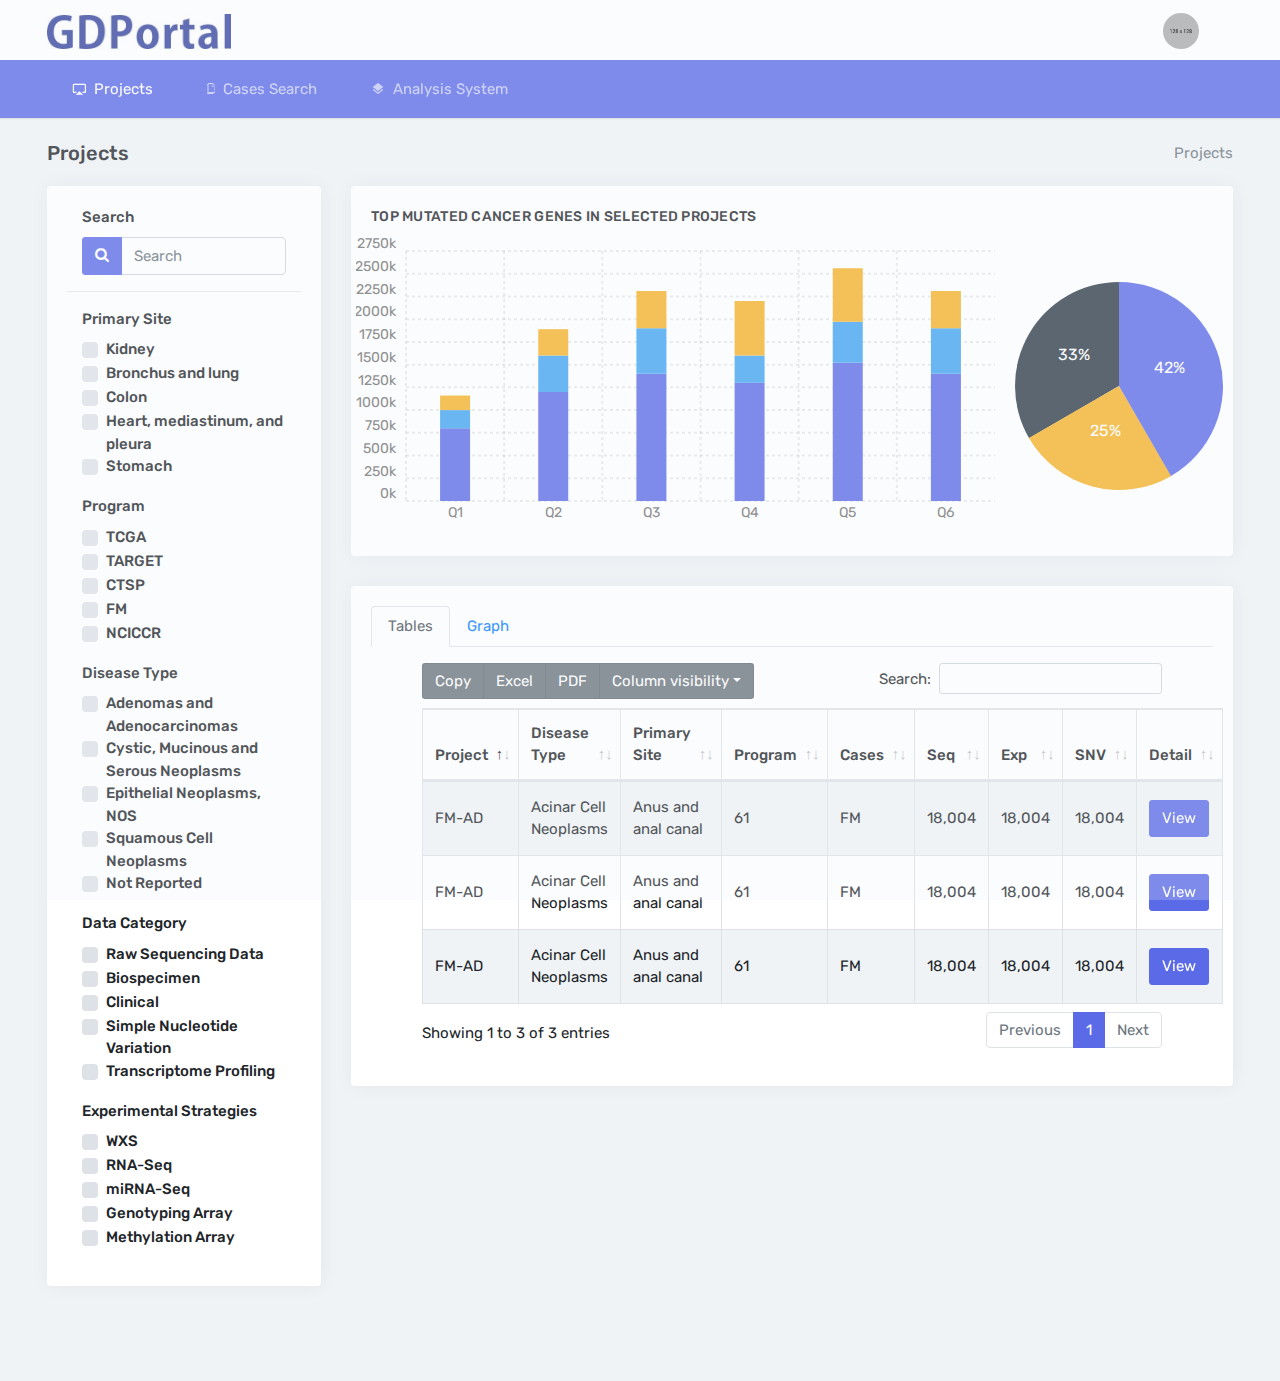
<file: index.html>
<!DOCTYPE html>
<html>
    <head>
        <meta charset="utf-8" />
        <meta http-equiv="X-UA-Compatible" content="IE=edge">
        <meta name="viewport" content="width=device-width, initial-scale=1.0, user-scalable=0, minimal-ui">
        <title>GDM portal</title>
        <meta content="Admin Dashboard" name="description" />
        <meta content="Mannatthemes" name="author" />
        <meta http-equiv="X-UA-Compatible" content="IE=edge" />

        <link rel="shortcut icon" href="assets/images/favicon.ico">

        <link href="assets/plugins/morris/morris.css" rel="stylesheet">

        
        <!--Chartist Chart CSS -->
        <link rel="stylesheet" href="assets/plugins/chartist/css/chartist.min.css">

        <!-- DataTables -->
        <link href="assets/plugins/datatables/dataTables.bootstrap4.min.css" rel="stylesheet" type="text/css" />
        <link href="assets/plugins/datatables/buttons.bootstrap4.min.css" rel="stylesheet" type="text/css" />


        <link href="assets/css/bootstrap.min.css" rel="stylesheet" type="text/css">
        <link href="assets/css/icons.css" rel="stylesheet" type="text/css">
        <link href="assets/css/style.css" rel="stylesheet" type="text/css">

    </head>


    <body>

        <!-- Loader -->
        <div id="preloader"><div id="status"><div class="spinner"></div></div></div>


        <!-- Navigation Bar-->
        <header id="topnav">
            <div class="topbar-main">
                <div class="container-fluid">

                    <!-- Logo container-->
                    <div class="logo">
                        <!-- Text Logo -->
                        <!--<a href="index.html" class="logo">-->
                        <!--Annex-->
                        <!--</a>-->
                        <!-- Image Logo -->
                        <a href="index.html" class="logo">
                            <img src="images/gdm_logo.png" alt="" height="22" class="logo-small">
                            <img src="images/gdm_logo.png" alt="" height="35" class="logo-large">
                        </a>

                    </div>
                    <!-- End Logo container-->


                    <div class="menu-extras topbar-custom">

                        <ul class="list-inline float-right mb-0">
                            

                            <!-- notification-->
                            <li class="list-inline-item dropdown notification-list">
                                <div class="dropdown-menu dropdown-menu-right dropdown-arrow dropdown-menu-lg">
                                    <!-- item-->
                                    <div class="dropdown-item noti-title">
                                        <h5>Notification (3)</h5>
                                    </div>

                                    <!-- item-->
                                    <a href="javascript:void(0);" class="dropdown-item notify-item">
                                        <div class="notify-icon bg-success"><i class="mdi mdi-cart-outline"></i></div>
                                        <p class="notify-details"><b>Your order is placed</b><small class="text-muted">Dummy text of the printing and typesetting industry.</small></p>
                                    </a>

                                    <!-- item-->
                                    <a href="javascript:void(0);" class="dropdown-item notify-item">
                                        <div class="notify-icon bg-warning"><i class="mdi mdi-message"></i></div>
                                        <p class="notify-details"><b>New Message received</b><small class="text-muted">You have 87 unread messages</small></p>
                                    </a>

                                    <!-- item-->
                                    <a href="javascript:void(0);" class="dropdown-item notify-item">
                                        <div class="notify-icon bg-info"><i class="mdi mdi-martini"></i></div>
                                        <p class="notify-details"><b>Your item is shipped</b><small class="text-muted">It is a long established fact that a reader will</small></p>
                                    </a>

                                    <!-- All-->
                                    <a href="javascript:void(0);" class="dropdown-item notify-item">
                                        View All
                                    </a>

                                </div>
                            </li>
                            <!-- User-->
                            <li class="list-inline-item dropdown notification-list">
                                <a class="nav-link dropdown-toggle arrow-none waves-effect nav-user" data-toggle="dropdown" href="#" role="button"
                                   aria-haspopup="false" aria-expanded="false">
                                    <img src="assets/images/users/avatar-1.jpg" alt="user" class="rounded-circle">
                                </a>
                                <div class="dropdown-menu dropdown-menu-right profile-dropdown ">
                                    <!-- item-->
                                    <div class="dropdown-item noti-title">
                                        <h5>Welcome</h5>
                                    </div>
                                    <a class="dropdown-item" href="#"><i class="mdi mdi-account-circle m-r-5 text-muted"></i> Profile</a>
                                    <a class="dropdown-item" href="#"><i class="mdi mdi-wallet m-r-5 text-muted"></i> My Wallet</a>
                                    <a class="dropdown-item" href="#"><span class="badge badge-success float-right">5</span><i class="mdi mdi-settings m-r-5 text-muted"></i> Settings</a>
                                    <a class="dropdown-item" href="#"><i class="mdi mdi-lock-open-outline m-r-5 text-muted"></i> Lock screen</a>
                                    <div class="dropdown-divider"></div>
                                    <a class="dropdown-item" href="#"><i class="mdi mdi-logout m-r-5 text-muted"></i> Logout</a>
                                </div>
                            </li>
                            <li class="menu-item list-inline-item">
                                <!-- Mobile menu toggle-->
                                <a class="navbar-toggle nav-link">
                                    <div class="lines">
                                        <span></span>
                                        <span></span>
                                        <span></span>
                                    </div>
                                </a>
                                <!-- End mobile menu toggle-->
                            </li>

                        </ul>
                    </div>
                    <!-- end menu-extras -->

                    <div class="clearfix"></div>

                </div> <!-- end container -->
            </div>
            <!-- end topbar-main -->

            <!-- MENU Start -->
            <div class="navbar-custom">
                <div class="container-fluid">
                    <div id="navigation">
                        <!-- Navigation Menu-->
                        <ul class="navigation-menu">

                            <li class="has-submenu">
                                <a href="index.html"><i class="mdi mdi-airplay"></i>Projects</a>
                            </li>

                            <li class="has-submenu">
                                <a href="cases.html"><i class="ion-ios7-copy-outline"></i>Cases Search</a>
                            </li>

                            <li class="has-submenu">
                                <a href="query-builder.html"><i class="mdi mdi-layers"></i>Analysis System</a>
                            </li>

                            


                            <!-- <li class="has-submenu">
                                <a href="#"><i class="mdi mdi-layers"></i>Advanced UI</a>
                                <ul class="submenu">
                                    <li><a href="advanced-highlight.html">Highlight</a></li>
                                    <li><a href="advanced-rating.html">Rating</a></li>
                                    <li><a href="advanced-alertify.html">Alertify</a></li>
                                    <li><a href="advanced-rangeslider.html">Range Slider</a></li>
                                </ul>
                            </li>

                            <li class="has-submenu">
                                <a href="#"><i class="mdi mdi-bullseye"></i>User Interface</a>
                                <ul class="submenu megamenu">
                                    <li>
                                        <ul>
                                            <li><a href="ui-buttons.html">Buttons</a></li>
                                            <li><a href="ui-cards.html">Cards</a></li>
                                            <li><a href="ui-tabs-accordions.html">Tabs &amp; Accordions</a></li>
                                            <li><a href="ui-modals.html">Modals</a></li>
                                            <li><a href="ui-images.html">Images</a></li>
                                            <li><a href="ui-alerts.html">Alerts</a></li>
                                        </ul>
                                    </li>
                                    <li>
                                        <ul>
                                            <li><a href="ui-progressbars.html">Progress Bars</a></li>
                                            <li><a href="ui-dropdowns.html">Dropdowns</a></li>
                                            <li><a href="ui-lightbox.html">Lightbox</a></li>
                                            <li><a href="ui-navs.html">Navs</a></li>
                                            <li><a href="ui-pagination.html">Pagination</a></li>
                                            <li><a href="ui-popover-tooltips.html">Popover & Tooltips</a></li>
                                        </ul>
                                    </li>
                                    <li>
                                        <ul>
                                            <li><a href="ui-badge.html">Badge</a></li>
                                            <li><a href="ui-carousel.html">Carousel</a></li>
                                            <li><a href="ui-video.html">Video</a></li>
                                            <li><a href="ui-typography.html">Typography</a></li>
                                            <li><a href="ui-sweet-alert.html">Sweet-Alert</a></li>
                                            <li><a href="ui-grid.html">Grid</a></li>
                                        </ul>
                                    </li>
                                </ul>
                            </li>

                            <li class="has-submenu">
                                <a href="#"><i class="mdi mdi-gauge"></i>Components</a>
                                <ul class="submenu">
                                    <li class="has-submenu">
                                        <a href="#">Forms</a>
                                        <ul class="submenu">
                                            <li><a href="form-elements.html">Form Elements</a></li>
                                            <li><a href="form-validation.html">Form Validation</a></li>
                                            <li><a href="form-advanced.html">Form Advanced</a></li>
                                            <li><a href="form-editors.html">Form Editors</a></li>
                                            <li><a href="form-uploads.html">Form File Upload</a></li>
                                            <li><a href="form-mask.html">Form Mask</a></li>
                                            <li><a href="form-summernote.html">Summernote</a></li>
                                            <li><a href="form-xeditable.html">Form Xeditable</a></li>
                                        </ul>
                                    </li>
                                    <li>
                                        <a href="calendar.html">Calendar</a>
                                    </li>
                                    <li class="has-submenu">
                                        <a href="#">Charts</a>
                                        <ul class="submenu">
                                            <li><a href="charts-morris.html">Morris Chart</a></li>
                                            <li><a href="charts-chartist.html">Chartist Chart</a></li>
                                            <li><a href="charts-chartjs.html">Chartjs Chart</a></li>
                                            <li><a href="charts-flot.html">Flot Chart</a></li>
                                            <li><a href="charts-c3.html">C3 Chart</a></li>
                                            <li><a href="charts-other.html">Jquery Knob Chart</a></li>
                                        </ul>
                                    </li>
                                    <li class="has-submenu">
                                        <a href="#">Tables </a>
                                        <ul class="submenu">
                                            <li><a href="tables-basic.html">Basic Tables</a></li>
                                            <li><a href="tables-datatable.html">Data Table</a></li>
                                            <li><a href="tables-responsive.html">Responsive Table</a></li>
                                            <li><a href="tables-editable.html">Editable Table</a></li>
                                        </ul>
                                    </li>
                                    <li class="has-submenu">
                                        <a href="#">Icons</a>
                                        <ul class="submenu">
                                            <li><a href="icons-material.html">Material Design</a></li>
                                            <li><a href="icons-ion.html">Ion Icons</a></li>
                                            <li><a href="icons-fontawesome.html">Font Awesome</a></li>
                                            <li><a href="icons-themify.html">Themify Icons</a></li>
                                            <li><a href="icons-dripicons.html">Dripicons</a></li>
                                            <li><a href="icons-typicons.html">Typicons Icons</a></li>
                                        </ul>
                                    </li>
                                    <li class="has-submenu">
                                        <a href="#">Maps</a>
                                        <ul class="submenu">
                                            <li><a href="maps-google.html"> Google Map</a></li>
                                            <li><a href="maps-vector.html"> Vector Map</a></li>
                                        </ul>
                                    </li>
                                </ul>
                            </li>

                            <li class="has-submenu">
                                <a href="#"><i class="mdi mdi-google-pages"></i>Pages</a>
                                <ul class="submenu megamenu">
                                    <li>
                                        <ul>
                                            <li><a href="pages-login.html">Login</a></li>
                                            <li><a href="pages-register.html">Register</a></li>
                                            <li><a href="pages-recoverpw.html">Recover Password</a></li>
                                            <li><a href="pages-lock-screen.html">Lock Screen</a></li>
                                        </ul>
                                    </li>
                                    <li>
                                        <ul>
                                            <li><a href="pages-blank.html">Blank Page</a></li>
                                            <li><a href="pages-404.html">Error 404</a></li>
                                            <li><a href="pages-500.html">Error 500</a></li>
                                        </ul>
                                    </li>
                                </ul>
                            </li> -->

                        </ul>
                        <!-- End navigation menu -->
                    </div> <!-- end #navigation -->
                </div> <!-- end container -->
            </div> <!-- end navbar-custom -->
        </header>
        <!-- End Navigation Bar-->


        <div class="wrapper">
            <div class="container-fluid">

                <!-- Page-Title -->
                <div class="row">
                        <div class="col-sm-12">
                            <div class="page-title-box">
                                <div class="btn-group pull-right">
                                    <ol class="breadcrumb hide-phone p-0 m-0">
                                        <li class="breadcrumb-item active">Projects</li>
                                    </ol>
                                </div>
                                <h4 class="page-title">Projects</h4>
                            </div>
                        </div>
                    </div>
                    <!-- end page title end breadcrumb -->

                <div class="row">
                    <!-- side bar -->
                    <div class="col-3">
                            <div class="card m-b-30">
                                <div class="card-body">
                                        <div class="col-sm-12">
                                                <label>Search</label>
                                                <div class="input-group">
                                                    <span class="input-group-prepend">
                                                        <button type="button" class="btn btn-primary"><i class="fa fa-search"></i></button>
                                                    </span>
                                                    <input type="text" id="example-input1-group2" name="example-input1-group2" class="form-control" placeholder="Search">
                                                </div>
                                        </div>

                                        <hr>

                                        <div class="col-sm-12">
                                    <div class="form-group">
                                        <label>Primary Site</label>
                                        <div>
                                            <div class="custom-control custom-checkbox">
                                                <input type="checkbox" class="custom-control-input" id="customCheck1" data-parsley-multiple="groups"
                                                        data-parsley-mincheck="2">
                                                <label class="custom-control-label" for="customCheck1">Kidney</label>
                                            </div>
                                            <div class="custom-control custom-checkbox">
                                                <input type="checkbox" class="custom-control-input" id="customCheck2" data-parsley-multiple="groups"
                                                        data-parsley-mincheck="2">
                                                <label class="custom-control-label" for="customCheck2">Bronchus and lung</label>
                                            </div>
                                            <div class="custom-control custom-checkbox">
                                                <input type="checkbox" class="custom-control-input" id="customCheck3" data-parsley-multiple="groups"
                                                        data-parsley-mincheck="2">
                                                <label class="custom-control-label" for="customCheck3">Colon</label>
                                            </div>
                                            <div class="custom-control custom-checkbox">
                                                    <input type="checkbox" class="custom-control-input" id="customCheck3" data-parsley-multiple="groups"
                                                            data-parsley-mincheck="2">
                                                    <label class="custom-control-label" for="customCheck3">Heart, mediastinum, and pleura</label>
                                            </div>
                                            <div class="custom-control custom-checkbox">
                                                    <input type="checkbox" class="custom-control-input" id="customCheck3" data-parsley-multiple="groups"
                                                            data-parsley-mincheck="2">
                                                    <label class="custom-control-label" for="customCheck3">Stomach</label>
                                            </div>

                                        </div>
                                    </div>
                                        

                                    <div class="form-group">
                                            <label>Program</label>
                                            <div>
                                                <div class="custom-control custom-checkbox">
                                                    <input type="checkbox" class="custom-control-input" id="customCheck1" data-parsley-multiple="groups"
                                                            data-parsley-mincheck="2">
                                                    <label class="custom-control-label" for="customCheck1">TCGA</label>
                                                </div>
                                                <div class="custom-control custom-checkbox">
                                                    <input type="checkbox" class="custom-control-input" id="customCheck2" data-parsley-multiple="groups"
                                                            data-parsley-mincheck="2">
                                                    <label class="custom-control-label" for="customCheck2">TARGET</label>
                                                </div>
                                                <div class="custom-control custom-checkbox">
                                                    <input type="checkbox" class="custom-control-input" id="customCheck3" data-parsley-multiple="groups"
                                                            data-parsley-mincheck="2">
                                                    <label class="custom-control-label" for="customCheck3">CTSP</label>
                                                </div>
                                                <div class="custom-control custom-checkbox">
                                                        <input type="checkbox" class="custom-control-input" id="customCheck3" data-parsley-multiple="groups"
                                                                data-parsley-mincheck="2">
                                                        <label class="custom-control-label" for="customCheck3">FM</label>
                                                </div>
                                                <div class="custom-control custom-checkbox">
                                                        <input type="checkbox" class="custom-control-input" id="customCheck3" data-parsley-multiple="groups"
                                                                data-parsley-mincheck="2">
                                                        <label class="custom-control-label" for="customCheck3">NCICCR</label>
                                                </div>
    
                                            </div>
                                        </div>


                                        <div class="form-group">
                                                <label>Disease Type</label>
                                                <div>
                                                    <div class="custom-control custom-checkbox">
                                                        <input type="checkbox" class="custom-control-input" id="customCheck1" data-parsley-multiple="groups"
                                                                data-parsley-mincheck="2">
                                                        <label class="custom-control-label" for="customCheck1">Adenomas and Adenocarcinomas</label>
                                                    </div>
                                                    <div class="custom-control custom-checkbox">
                                                        <input type="checkbox" class="custom-control-input" id="customCheck2" data-parsley-multiple="groups"
                                                                data-parsley-mincheck="2">
                                                        <label class="custom-control-label" for="customCheck2">Cystic, Mucinous and Serous Neoplasms</label>
                                                    </div>
                                                    <div class="custom-control custom-checkbox">
                                                        <input type="checkbox" class="custom-control-input" id="customCheck3" data-parsley-multiple="groups"
                                                                data-parsley-mincheck="2">
                                                        <label class="custom-control-label" for="customCheck3">Epithelial Neoplasms, NOS</label>
                                                    </div>
                                                    <div class="custom-control custom-checkbox">
                                                            <input type="checkbox" class="custom-control-input" id="customCheck3" data-parsley-multiple="groups"
                                                                    data-parsley-mincheck="2">
                                                            <label class="custom-control-label" for="customCheck3">Squamous Cell Neoplasms</label>
                                                    </div>
                                                    <div class="custom-control custom-checkbox">
                                                            <input type="checkbox" class="custom-control-input" id="customCheck3" data-parsley-multiple="groups"
                                                                    data-parsley-mincheck="2">
                                                            <label class="custom-control-label" for="customCheck3">Not Reported</label>
                                                    </div>
        
                                                </div>
                                        </div>


                                        <div class="form-group">
                                                <label>Data Category</label>
                                                <div>
                                                    <div class="custom-control custom-checkbox">
                                                        <input type="checkbox" class="custom-control-input" id="customCheck1" data-parsley-multiple="groups"
                                                                data-parsley-mincheck="2">
                                                        <label class="custom-control-label" for="customCheck1">Raw Sequencing Data</label>
                                                    </div>
                                                    <div class="custom-control custom-checkbox">
                                                        <input type="checkbox" class="custom-control-input" id="customCheck2" data-parsley-multiple="groups"
                                                                data-parsley-mincheck="2">
                                                        <label class="custom-control-label" for="customCheck2">Biospecimen</label>
                                                    </div>
                                                    <div class="custom-control custom-checkbox">
                                                        <input type="checkbox" class="custom-control-input" id="customCheck3" data-parsley-multiple="groups"
                                                                data-parsley-mincheck="2">
                                                        <label class="custom-control-label" for="customCheck3">Clinical</label>
                                                    </div>
                                                    <div class="custom-control custom-checkbox">
                                                            <input type="checkbox" class="custom-control-input" id="customCheck3" data-parsley-multiple="groups"
                                                                    data-parsley-mincheck="2">
                                                            <label class="custom-control-label" for="customCheck3">Simple Nucleotide Variation</label>
                                                    </div>
                                                    <div class="custom-control custom-checkbox">
                                                            <input type="checkbox" class="custom-control-input" id="customCheck3" data-parsley-multiple="groups"
                                                                    data-parsley-mincheck="2">
                                                            <label class="custom-control-label" for="customCheck3">Transcriptome Profiling</label>
                                                        </div>
                                                </div>
                                        </div>

                                        <div class="form-group">
                                                <label>Experimental Strategies</label>
                                                <div>
                                                    <div class="custom-control custom-checkbox">
                                                        <input type="checkbox" class="custom-control-input" id="customCheck1" data-parsley-multiple="groups"
                                                                data-parsley-mincheck="2">
                                                        <label class="custom-control-label" for="customCheck1">WXS</label>
                                                    </div>
                                                    <div class="custom-control custom-checkbox">
                                                        <input type="checkbox" class="custom-control-input" id="customCheck2" data-parsley-multiple="groups"
                                                                data-parsley-mincheck="2">
                                                        <label class="custom-control-label" for="customCheck2">RNA-Seq</label>
                                                    </div>
                                                    <div class="custom-control custom-checkbox">
                                                        <input type="checkbox" class="custom-control-input" id="customCheck3" data-parsley-multiple="groups"
                                                                data-parsley-mincheck="2">
                                                        <label class="custom-control-label" for="customCheck3">miRNA-Seq</label>
                                                    </div>
                                                    <div class="custom-control custom-checkbox">
                                                            <input type="checkbox" class="custom-control-input" id="customCheck3" data-parsley-multiple="groups"
                                                                    data-parsley-mincheck="2">
                                                            <label class="custom-control-label" for="customCheck3">Genotyping Array</label>
                                                    </div>
                                                    <div class="custom-control custom-checkbox">
                                                            <input type="checkbox" class="custom-control-input" id="customCheck3" data-parsley-multiple="groups"
                                                                    data-parsley-mincheck="2">
                                                            <label class="custom-control-label" for="customCheck3">Methylation Array</label>
                                                        </div>
                                                </div>
                                        </div>

                                    </div>


                                        


                                </div>
                            </div>
                    </div>

                    <!--Project Tables-->
                    <div class="col-9">


                            <div class="card m-b-30">
                                        <div class="card-body">
            
                                            <h4 class="mt-0 header-title">Top Mutated Cancer Genes in Selected Projects</h4>
                                            <div class="row">
                                                <div id="stacked-bar-chart" class="ct-chart ct-golden-section col-9"></div>
                                                <div id="simple-pie" class="ct-chart ct-golden-section simple-pie-chart-chartist col-3"></div>
                                            </div>
                                        </div>
                            </div>



                            <div class="card m-b-30">
                                    <div class="card-body">
        
        
                                        <!-- Nav tabs -->
                                        <ul class="nav nav-tabs" role="tablist">
                                            <li class="nav-item">
                                                <a class="nav-link active" data-toggle="tab" href="#home" role="tab">Tables</a>
                                            </li>
                                            <li class="nav-item">
                                                <a class="nav-link" data-toggle="tab" href="#profile" role="tab">Graph</a>
                                            </li>
                                        </ul>
        
                                        <!-- Tab panes -->
                                        <div class="tab-content">
                                            <div class="tab-pane active p-3" id="home" role="tabpanel">
                                                        <table id="datatable-buttons" class="table table-striped table-bordered" cellspacing="0" width="100%">
                                                            <thead>
                                                            <tr>
                                                                <th>Project</th>
                                                                <th>Disease Type</th>
                                                                <th>Primary Site</th>
                                                                <th>Program</th>
                                                                <th>Cases</th>
                                                                <th>Seq</th>
                                                                <th>Exp</th>
                                                                <th>SNV</th>
                                                                <th>Detail</th>
                                                            </tr>
                                                            </thead>
                                                            <tbody>
                                                                    <tr>
                                                                        <td>FM-AD</td>
                                                                        <td>Acinar Cell Neoplasms</td>
                                                                        <td>Anus and anal canal</td>
                                                                        <td>61</td>
                                                                        <td>FM</td>
                                                                        <td>18,004</td>
                                                                        <td>18,004</td>
                                                                        <td>18,004</td>
                                                                        <td>
                                                                            <a href="project-detail.html">
                                                                                <button type="submit" class="btn btn-primary waves-effect waves-light">
                                                                                    View
                                                                                </button>
                                                                            </a>
                                                                        </td>
                                                                    </tr>
                                                                    
                                                                    <tr>
                                                                            <td>FM-AD</td>
                                                                            <td>Acinar Cell Neoplasms</td>
                                                                            <td>Anus and anal canal</td>
                                                                            <td>61</td>
                                                                            <td>FM</td>
                                                                            <td>18,004</td>
                                                                            <td>18,004</td>
                                                                            <td>18,004</td>
                                                                            <td>
                                                                                <a href="project-detail.html">
                                                                                    <button type="submit" class="btn btn-primary waves-effect waves-light">
                                                                                        View
                                                                                    </button>
                                                                                </a>
                                                                            </td>
                                                                        </tr>

                                                                        <tr>
                                                                                <td>FM-AD</td>
                                                                                <td>Acinar Cell Neoplasms</td>
                                                                                <td>Anus and anal canal</td>
                                                                                <td>61</td>
                                                                                <td>FM</td>
                                                                                <td>18,004</td>
                                                                                <td>18,004</td>
                                                                                <td>18,004</td>
                                                                                <td>
                                                                                    <a href="project-detail.html">
                                                                                        <button type="submit" class="btn btn-primary waves-effect waves-light">
                                                                                            View
                                                                                        </button>
                                                                                    </a>
                                                                                </td>
                                                                            </tr>
                                                                            
                                                                    
                                                            </tbody>
                                                        </table>
                                            </div>
                                            <div class="tab-pane p-3" id="profile" role="tabpanel">
                                                <p class="font-14 mb-0">
                                                    Food truck fixie locavore, accusamus mcsweeney's marfa nulla
                                                    single-origin coffee squid. Exercitation +1 labore velit, blog
                                                    sartorial PBR leggings next level wes anderson artisan four loko
                                                    farm-to-table craft beer twee. Qui photo booth letterpress,
                                                    commodo enim craft beer mlkshk aliquip jean shorts ullamco ad
                                                    vinyl cillum PBR. Homo nostrud organic, assumenda labore
                                                    aesthetic magna delectus mollit. Keytar helvetica VHS salvia yr,
                                                    vero magna velit sapiente labore stumptown. Vegan fanny pack
                                                    odio cillum wes anderson 8-bit.
                                                </p>
                                            </div>
                                            
                                        </div>
        
                                    </div>
                                </div>


                    </div>

                </div>


                </div>

            </div> <!-- end container -->
        </div>
        <!-- end wrapper -->




        <!-- jQuery  -->
        <script src="assets/js/jquery.min.js"></script>
        <script src="assets/js/popper.min.js"></script>
        <script src="assets/js/bootstrap.min.js"></script>
        <script src="assets/js/modernizr.min.js"></script>
        <script src="assets/js/waves.js"></script>
        <script src="assets/js/jquery.slimscroll.js"></script>
        <script src="assets/js/jquery.nicescroll.js"></script>
        <script src="assets/js/jquery.scrollTo.min.js"></script>

        <script src="assets/plugins/skycons/skycons.min.js"></script>
        <script src="assets/plugins/raphael/raphael-min.js"></script>
        <script src="assets/plugins/morris/morris.min.js"></script>
        
        <!-- Required datatable js -->
        <script src="assets/plugins/datatables/jquery.dataTables.min.js"></script>
        <script src="assets/plugins/datatables/dataTables.bootstrap4.min.js"></script>
        <!-- Buttons examples -->
        <script src="assets/plugins/datatables/dataTables.buttons.min.js"></script>
        <script src="assets/plugins/datatables/buttons.bootstrap4.min.js"></script>
        <script src="assets/plugins/datatables/jszip.min.js"></script>
        <script src="assets/plugins/datatables/pdfmake.min.js"></script>
        <script src="assets/plugins/datatables/vfs_fonts.js"></script>
        <script src="assets/plugins/datatables/buttons.html5.min.js"></script>
        <script src="assets/plugins/datatables/buttons.print.min.js"></script>
        <script src="assets/plugins/datatables/buttons.colVis.min.js"></script>
        <!-- Responsive examples -->
        <script src="assets/plugins/datatables/dataTables.responsive.min.js"></script>
        <script src="assets/plugins/datatables/responsive.bootstrap4.min.js"></script>

        <!-- Datatable init js -->
        <script src="assets/pages/datatables.init.js"></script>

        
        <!--Chartist Chart-->
        <script src="assets/plugins/chartist/js/chartist.min.js"></script>
        <script src="assets/plugins/chartist/js/chartist-plugin-tooltip.min.js"></script>
        <script src="assets/pages/chartist.init.js"></script>



        <!-- App js -->
        <script src="assets/js/app.js"></script>
        <script>
            /* BEGIN SVG WEATHER ICON */
            if (typeof Skycons !== 'undefined'){
           var icons = new Skycons(
               {"color": "#fff"},
               {"resizeClear": true}
               ),
                   list  = [
                       "clear-day", "clear-night", "partly-cloudy-day",
                       "partly-cloudy-night", "cloudy", "rain", "sleet", "snow", "wind",
                       "fog"
                   ],
                   i;

               for(i = list.length; i--; )
               icons.set(list[i], list[i]);
               icons.play();
           };

       // scroll

       $(document).ready(function() {
       
       $("#boxscroll").niceScroll({cursorborder:"",cursorcolor:"#cecece",boxzoom:true});
       $("#boxscroll2").niceScroll({cursorborder:"",cursorcolor:"#cecece",boxzoom:true}); 
       $('#datatable2').DataTable();  
       
       });
       </script>



    </body>
</html>
</file>
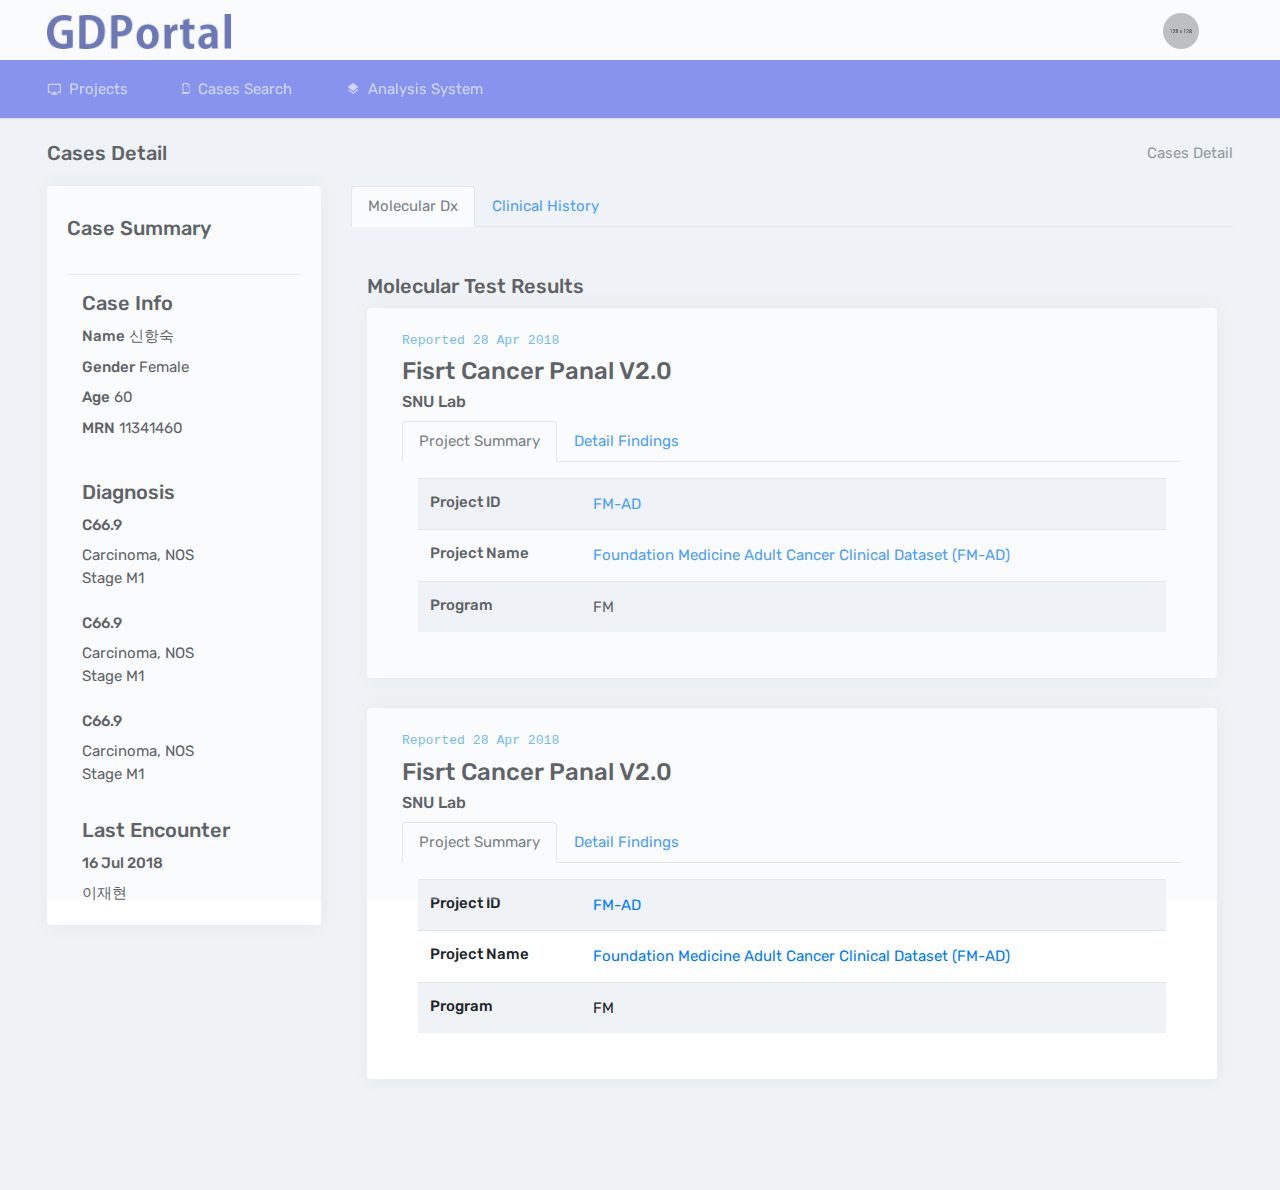
<file: cases-detail.html>
<!DOCTYPE html>
<html>
    <head>
        <meta charset="utf-8" />
        <meta http-equiv="X-UA-Compatible" content="IE=edge">
        <meta name="viewport" content="width=device-width, initial-scale=1.0, user-scalable=0, minimal-ui">
        <title>GDM portal</title>
        <meta content="Admin Dashboard" name="description" />
        <meta content="Mannatthemes" name="author" />
        <meta http-equiv="X-UA-Compatible" content="IE=edge" />

        <link rel="shortcut icon" href="assets/images/favicon.ico">

        <link href="assets/plugins/morris/morris.css" rel="stylesheet">

        
        <!--Chartist Chart CSS -->
        <link rel="stylesheet" href="assets/plugins/chartist/css/chartist.min.css">

        <!-- DataTables -->
        <link href="assets/plugins/datatables/dataTables.bootstrap4.min.css" rel="stylesheet" type="text/css" />
        <link href="assets/plugins/datatables/buttons.bootstrap4.min.css" rel="stylesheet" type="text/css" />


        <link href="assets/css/bootstrap.min.css" rel="stylesheet" type="text/css">
        <link href="assets/css/icons.css" rel="stylesheet" type="text/css">
        <link href="assets/css/style.css" rel="stylesheet" type="text/css">
        
        <link href="css/cases.css" rel="stylesheet" type="text/css">

    </head>


    <body>

        <!-- Loader -->
        <div id="preloader"><div id="status"><div class="spinner"></div></div></div>


        <!-- Navigation Bar-->
        <header id="topnav">
            <div class="topbar-main">
                <div class="container-fluid">

                    <!-- Logo container-->
                    <div class="logo">
                        <!-- Text Logo -->
                        <!--<a href="index.html" class="logo">-->
                        <!--Annex-->
                        <!--</a>-->
                        <!-- Image Logo -->
                        <a href="index.html" class="logo">
                            <img src="images/gdm_logo.png" alt="" height="22" class="logo-small">
                            <img src="images/gdm_logo.png" alt="" height="35" class="logo-large">
                        </a>

                    </div>
                    <!-- End Logo container-->


                    <div class="menu-extras topbar-custom">

                        <ul class="list-inline float-right mb-0">
                            

                            <!-- notification-->
                            <li class="list-inline-item dropdown notification-list">
                                <div class="dropdown-menu dropdown-menu-right dropdown-arrow dropdown-menu-lg">
                                    <!-- item-->
                                    <div class="dropdown-item noti-title">
                                        <h5>Notification (3)</h5>
                                    </div>

                                    <!-- item-->
                                    <a href="javascript:void(0);" class="dropdown-item notify-item">
                                        <div class="notify-icon bg-success"><i class="mdi mdi-cart-outline"></i></div>
                                        <p class="notify-details"><b>Your order is placed</b><small class="text-muted">Dummy text of the printing and typesetting industry.</small></p>
                                    </a>

                                    <!-- item-->
                                    <a href="javascript:void(0);" class="dropdown-item notify-item">
                                        <div class="notify-icon bg-warning"><i class="mdi mdi-message"></i></div>
                                        <p class="notify-details"><b>New Message received</b><small class="text-muted">You have 87 unread messages</small></p>
                                    </a>

                                    <!-- item-->
                                    <a href="javascript:void(0);" class="dropdown-item notify-item">
                                        <div class="notify-icon bg-info"><i class="mdi mdi-martini"></i></div>
                                        <p class="notify-details"><b>Your item is shipped</b><small class="text-muted">It is a long established fact that a reader will</small></p>
                                    </a>

                                    <!-- All-->
                                    <a href="javascript:void(0);" class="dropdown-item notify-item">
                                        View All
                                    </a>

                                </div>
                            </li>
                            <!-- User-->
                            <li class="list-inline-item dropdown notification-list">
                                <a class="nav-link dropdown-toggle arrow-none waves-effect nav-user" data-toggle="dropdown" href="#" role="button"
                                   aria-haspopup="false" aria-expanded="false">
                                    <img src="assets/images/users/avatar-1.jpg" alt="user" class="rounded-circle">
                                </a>
                                <div class="dropdown-menu dropdown-menu-right profile-dropdown ">
                                    <!-- item-->
                                    <div class="dropdown-item noti-title">
                                        <h5>Welcome</h5>
                                    </div>
                                    <a class="dropdown-item" href="#"><i class="mdi mdi-account-circle m-r-5 text-muted"></i> Profile</a>
                                    <a class="dropdown-item" href="#"><i class="mdi mdi-wallet m-r-5 text-muted"></i> My Wallet</a>
                                    <a class="dropdown-item" href="#"><span class="badge badge-success float-right">5</span><i class="mdi mdi-settings m-r-5 text-muted"></i> Settings</a>
                                    <a class="dropdown-item" href="#"><i class="mdi mdi-lock-open-outline m-r-5 text-muted"></i> Lock screen</a>
                                    <div class="dropdown-divider"></div>
                                    <a class="dropdown-item" href="#"><i class="mdi mdi-logout m-r-5 text-muted"></i> Logout</a>
                                </div>
                            </li>
                            <li class="menu-item list-inline-item">
                                <!-- Mobile menu toggle-->
                                <a class="navbar-toggle nav-link">
                                    <div class="lines">
                                        <span></span>
                                        <span></span>
                                        <span></span>
                                    </div>
                                </a>
                                <!-- End mobile menu toggle-->
                            </li>

                        </ul>
                    </div>
                    <!-- end menu-extras -->

                    <div class="clearfix"></div>

                </div> <!-- end container -->
            </div>
            <!-- end topbar-main -->

            <!-- MENU Start -->
            <div class="navbar-custom">
                <div class="container-fluid">
                    <div id="navigation">
                        <!-- Navigation Menu-->
                        <ul class="navigation-menu">

                            <li class="has-submenu">
                                <a href="index.html"><i class="mdi mdi-airplay"></i>Projects</a>
                            </li>

                            <li class="has-submenu">
                                <a href="cases.html"><i class="ion-ios7-copy-outline"></i>Cases Search</a>
                            </li>

                            <li class="has-submenu">
                                <a href="query-builder.html"><i class="mdi mdi-layers"></i>Analysis System</a>
                            </li>

                            <!-- <li class="has-submenu">
                                <a href="#"><i class="mdi mdi-layers"></i>Advanced UI</a>
                                <ul class="submenu">
                                    <li><a href="advanced-highlight.html">Highlight</a></li>
                                    <li><a href="advanced-rating.html">Rating</a></li>
                                    <li><a href="advanced-alertify.html">Alertify</a></li>
                                    <li><a href="advanced-rangeslider.html">Range Slider</a></li>
                                </ul>
                            </li>

                            <li class="has-submenu">
                                <a href="#"><i class="mdi mdi-bullseye"></i>User Interface</a>
                                <ul class="submenu megamenu">
                                    <li>
                                        <ul>
                                            <li><a href="ui-buttons.html">Buttons</a></li>
                                            <li><a href="ui-cards.html">Cards</a></li>
                                            <li><a href="ui-tabs-accordions.html">Tabs &amp; Accordions</a></li>
                                            <li><a href="ui-modals.html">Modals</a></li>
                                            <li><a href="ui-images.html">Images</a></li>
                                            <li><a href="ui-alerts.html">Alerts</a></li>
                                        </ul>
                                    </li>
                                    <li>
                                        <ul>
                                            <li><a href="ui-progressbars.html">Progress Bars</a></li>
                                            <li><a href="ui-dropdowns.html">Dropdowns</a></li>
                                            <li><a href="ui-lightbox.html">Lightbox</a></li>
                                            <li><a href="ui-navs.html">Navs</a></li>
                                            <li><a href="ui-pagination.html">Pagination</a></li>
                                            <li><a href="ui-popover-tooltips.html">Popover & Tooltips</a></li>
                                        </ul>
                                    </li>
                                    <li>
                                        <ul>
                                            <li><a href="ui-badge.html">Badge</a></li>
                                            <li><a href="ui-carousel.html">Carousel</a></li>
                                            <li><a href="ui-video.html">Video</a></li>
                                            <li><a href="ui-typography.html">Typography</a></li>
                                            <li><a href="ui-sweet-alert.html">Sweet-Alert</a></li>
                                            <li><a href="ui-grid.html">Grid</a></li>
                                        </ul>
                                    </li>
                                </ul>
                            </li>

                            <li class="has-submenu">
                                <a href="#"><i class="mdi mdi-gauge"></i>Components</a>
                                <ul class="submenu">
                                    <li class="has-submenu">
                                        <a href="#">Forms</a>
                                        <ul class="submenu">
                                            <li><a href="form-elements.html">Form Elements</a></li>
                                            <li><a href="form-validation.html">Form Validation</a></li>
                                            <li><a href="form-advanced.html">Form Advanced</a></li>
                                            <li><a href="form-editors.html">Form Editors</a></li>
                                            <li><a href="form-uploads.html">Form File Upload</a></li>
                                            <li><a href="form-mask.html">Form Mask</a></li>
                                            <li><a href="form-summernote.html">Summernote</a></li>
                                            <li><a href="form-xeditable.html">Form Xeditable</a></li>
                                        </ul>
                                    </li>
                                    <li>
                                        <a href="calendar.html">Calendar</a>
                                    </li>
                                    <li class="has-submenu">
                                        <a href="#">Charts</a>
                                        <ul class="submenu">
                                            <li><a href="charts-morris.html">Morris Chart</a></li>
                                            <li><a href="charts-chartist.html">Chartist Chart</a></li>
                                            <li><a href="charts-chartjs.html">Chartjs Chart</a></li>
                                            <li><a href="charts-flot.html">Flot Chart</a></li>
                                            <li><a href="charts-c3.html">C3 Chart</a></li>
                                            <li><a href="charts-other.html">Jquery Knob Chart</a></li>
                                        </ul>
                                    </li>
                                    <li class="has-submenu">
                                        <a href="#">Tables </a>
                                        <ul class="submenu">
                                            <li><a href="tables-basic.html">Basic Tables</a></li>
                                            <li><a href="tables-datatable.html">Data Table</a></li>
                                            <li><a href="tables-responsive.html">Responsive Table</a></li>
                                            <li><a href="tables-editable.html">Editable Table</a></li>
                                        </ul>
                                    </li>
                                    <li class="has-submenu">
                                        <a href="#">Icons</a>
                                        <ul class="submenu">
                                            <li><a href="icons-material.html">Material Design</a></li>
                                            <li><a href="icons-ion.html">Ion Icons</a></li>
                                            <li><a href="icons-fontawesome.html">Font Awesome</a></li>
                                            <li><a href="icons-themify.html">Themify Icons</a></li>
                                            <li><a href="icons-dripicons.html">Dripicons</a></li>
                                            <li><a href="icons-typicons.html">Typicons Icons</a></li>
                                        </ul>
                                    </li>
                                    <li class="has-submenu">
                                        <a href="#">Maps</a>
                                        <ul class="submenu">
                                            <li><a href="maps-google.html"> Google Map</a></li>
                                            <li><a href="maps-vector.html"> Vector Map</a></li>
                                        </ul>
                                    </li>
                                </ul>
                            </li>

                            <li class="has-submenu">
                                <a href="#"><i class="mdi mdi-google-pages"></i>Pages</a>
                                <ul class="submenu megamenu">
                                    <li>
                                        <ul>
                                            <li><a href="pages-login.html">Login</a></li>
                                            <li><a href="pages-register.html">Register</a></li>
                                            <li><a href="pages-recoverpw.html">Recover Password</a></li>
                                            <li><a href="pages-lock-screen.html">Lock Screen</a></li>
                                        </ul>
                                    </li>
                                    <li>
                                        <ul>
                                            <li><a href="pages-blank.html">Blank Page</a></li>
                                            <li><a href="pages-404.html">Error 404</a></li>
                                            <li><a href="pages-500.html">Error 500</a></li>
                                        </ul>
                                    </li>
                                </ul>
                            </li> -->

                        </ul>
                        <!-- End navigation menu -->
                    </div> <!-- end #navigation -->
                </div> <!-- end container -->
            </div> <!-- end navbar-custom -->
        </header>
        <!-- End Navigation Bar-->


        <div class="wrapper">
            <div class="container-fluid">

                <!-- Page-Title -->
                <div class="row">
                        <div class="col-sm-12">
                            <div class="page-title-box">
                                <div class="btn-group pull-right">
                                    <ol class="breadcrumb hide-phone p-0 m-0">
                                        <li class="breadcrumb-item active">Cases Detail</li>
                                    </ol>
                                </div>
                                <h4 class="page-title">Cases Detail</h4>
                            </div>
                        </div>
                    </div>
                    <!-- end page title end breadcrumb -->
                <div class="row">
                        <div class="col-3">
                            <div class="card m-b-30">
                                    <div class="card-body">
                                        <label><h5>Case Summary</h5></label>
                                        <hr>
                                        <div class="col-sm-12">
                                                <h5>Case Info</h5>
                                                <div>
                                                <label>Name</label>  신항숙 <br>
                                                <label>Gender</label>  Female <br>
                                                <label>Age</label>  60 <br>
                                                <label>MRN</label>  11341460 <br>
                                                </div>
                                        </div> <br>
                                        <div class="col-sm-12">
                                            <h5>Diagnosis</h5>
                                            <div>
                                            <label>C66.9</label> <br>
                                            Carcinoma, NOS <br>
                                            Stage M1 <br><br>

                                            <label>C66.9</label> <br>
                                            Carcinoma, NOS <br>
                                            Stage M1 <br><br>

                                            <label>C66.9</label> <br>
                                            Carcinoma, NOS <br>
                                            Stage M1 <br><br>
                                            </div>
                                        </div>
                                        <div class="col-sm-12">
                                                <h5>Last Encounter</h5>
                                                <div>
                                                <label>16 Jul 2018</label> <br>
                                                이재현 <br>
                                                </div>
                                        </div>
                                    </div>
                            </div>
                        </div>
                        <div class="col-9">
                                <div>
                                    <ul class="nav nav-tabs" role="tablist">
                                            <li class="nav-item">
                                                <a class="nav-link cases-tabs active" data-toggle="tab" href="#home" role="tab">Molecular Dx</a>
                                            </li>
                                            <li class="nav-item">
                                                <a class="nav-link cases-tabs " data-toggle="tab" href="#profile" role="tab">Clinical History</a>
                                            </li>
                                        </ul>
        
                                        <!-- Tab panes -->
                                        <div class="tab-content">
                                            <div class="tab-pane active p-3" id="home" role="tabpanel">
                                                <p class="font-14 mb-0">
                                                        
                    
                    
                                                        <label><h5>Molecular Test Results</h5></label>
                                                        <div class="card m-b-30">
                                                                <div class="card-body">
                                                                        <div class="col-sm-12">
                                                                            <code>Reported 28 Apr 2018</code><br>
                                                                            <h4>Fisrt Cancer Panal V2.0</h4>
                                                                            <h6>SNU Lab</h6>
                                                                            <ul class="nav nav-tabs" role="tablist">
                                                                                    <li class="nav-item">
                                                                                        <a class="nav-link cases-tabs active" data-toggle="tab" href="#summary" role="tab">Project Summary</a>
                                                                                    </li>
                                                                                    <li class="nav-item">
                                                                                        <a class="nav-link cases-tabs " data-toggle="tab" href="#detail" role="tab">Detail Findings</a>
                                                                                    </li>
                                                                            </ul>
                                                                            <div class="tab-content">
                                                                                <div class="tab-pane active p-3" id="summary" role="tabpanel">
                                                                                        <table class="table table-striped">
                                                                                                <tbody>
                                                                                                <tr>
                                                                                                    <th scope="row">Project ID</th>
                                                                                                    <td><a href="project-detail.html">FM-AD</a></td>
                                                                                                </tr>
                                                                                                <tr>
                                                                                                    <th scope="row">Project Name</th>
                                                                                                    <td><a href="project-detail.html">Foundation Medicine Adult Cancer Clinical Dataset (FM-AD)</a></td>
                                                                                                </tr>
                                                                                                <tr>
                                                                                                    <th scope="row">Program</th>
                                                                                                    <td>FM</td>
                                                                                                </tr>
                                                                                                </tbody>
                                                                                        </table>
                                                                                </div>
                                                                                <div class="tab-pane p-3" id="detail" role="tabpanel">
                                                                                    <table class="table table-striped">
                                                                                            <thead>
                                                                                                <td><b>Biomaker</b></td>
                                                                                                <td><b>Gene</b></td>
                                                                                                <td><b>Results</b></td>
                                                                                            </thead>
                                                                                            <tbody>
                                                                                            <tr>
                                                                                                <td><a herf="#" data-toggle="modal" data-animation="bounce" data-target=".bs-example-modal-lg">AKT1p.R23Q</a></td>
                                                                                                <td>AKT1</td>
                                                                                                <td>NP_001014431.1:p.R23Q</td>
                                                                                            </tr>
                                                                                            <tr>
                                                                                                <td><a herf="#" data-toggle="modal" data-animation="bounce" data-target=".bs-example-modal-lg">ARID1Ap.G1848fs</a></td>
                                                                                                <td>ARID1A</td>
                                                                                                <td>NP_006006.3:p.G1848fs</td>
                                                                                            </tr>
                                                                                            </tbody>
                                                                                    </table>


                                                                                <!--  Modal content for the above example -->
                                                                                <div class="modal fade bs-example-modal-lg" tabindex="-1" role="dialog" aria-labelledby="myLargeModalLabel" aria-hidden="true">
                                                                                        <div class="modal-dialog modal-lg">
                                                                                            <div class="modal-content">
                                                                                                <div class="modal-header">
                                                                                                    <h3 class="modal-title mt-0" id="myLargeModalLabel">AKT1p.R23Q</h3>
                                                                                                    <button type="button" class="close" data-dismiss="modal" aria-hidden="true">×</button>
                                                                                                </div>
                                                                                                <div class="modal-body">
                                                                                                    <h5>Protein Alteration Details</h5>
                                                                                                    <hr>
                                                                                                    <div class="row">
                                                                                                        <div class="col">
                                                                                                            <b>HGVS Protein Chagne</b>
                                                                                                        </div>
                                                                                                        <div class="col">
                                                                                                            NP_001014431.1:p.R23Q
                                                                                                        </div>
                                                                                                    </div>
                                                                                                    <br>
                                                                                                    <h5>Transscript Alterations Details</h5>
                                                                                                    <hr>
                                                                                                    <div class="row">
                                                                                                        <div class="col">
                                                                                                            <b>HGVS Transcript Chagne</b>
                                                                                                        </div>
                                                                                                        <div class="col">
                                                                                                            NM_004014431.1:p.R23Q
                                                                                                        </div>
                                                                                                    </div>
                                                                                                    <br>
                                                                                                    <h5>Genomic Alteratino Details</h5>
                                                                                                    <hr>
                                                                                                    <div class="row">
                                                                                                        <div class="col">
                                                                                                            <b>Allelic State</b>
                                                                                                        </div>
                                                                                                        <div class="col">
                                                                                                            Hemizygous
                                                                                                        </div>
                                                                                                    </div>
                                                                                                </div>
                                                                                            </div><!-- /.modal-content -->
                                                                                        </div><!-- /.modal-dialog -->
                                                                                    </div><!-- /.modal -->

                                                                                    
                                                                                </div>
                                                                            </div>
                                                                        </div>
                                                                </div>
                                                        </div>


                    
                    


                                                        <div class="card m-b-30">
                                                                <div class="card-body">
                                                                        <div class="col-sm-12">
                                                                            <code>Reported 28 Apr 2018</code><br>
                                                                            <h4>Fisrt Cancer Panal V2.0</h4>
                                                                            <h6>SNU Lab</h6>
                                                                            <ul class="nav nav-tabs" role="tablist">
                                                                                    <li class="nav-item">
                                                                                        <a class="nav-link cases-tabs active" data-toggle="tab" href="#summary1" role="tab">Project Summary</a>
                                                                                    </li>
                                                                                    <li class="nav-item">
                                                                                        <a class="nav-link cases-tabs " data-toggle="tab" href="#detail1" role="tab">Detail Findings</a>
                                                                                    </li>
                                                                            </ul>
                                                                            <div class="tab-content">
                                                                                <div class="tab-pane active p-3" id="summary1" role="tabpanel">
                                                                                        <table class="table table-striped">
                                                                                                <tbody>
                                                                                                <tr>
                                                                                                    <th scope="row">Project ID</th>
                                                                                                    <td><a href="project-detail.html">FM-AD</a></td>
                                                                                                </tr>
                                                                                                <tr>
                                                                                                    <th scope="row">Project Name</th>
                                                                                                    <td><a href="project-detail.html">Foundation Medicine Adult Cancer Clinical Dataset (FM-AD)</a></td>
                                                                                                </tr>
                                                                                                <tr>
                                                                                                    <th scope="row">Program</th>
                                                                                                    <td>FM</td>
                                                                                                </tr>
                                                                                                </tbody>
                                                                                            </table>
                                                                                </div>
                                                                                <div class="tab-pane p-3" id="detail1" role="tabpanel">
            
                                                                                </div>
                                                                            </div>
                                                                        </div>
                                                                </div>
                                                        </div>

                                                        
                                                </p>
                                            </div>
                                            <div class="tab-pane p-3" id="profile" role="tabpanel">
                                                <p class="font-14 mb-0">
                                                        <label><h5>24 Jul 2017 to 24 Aug 2018</h5></label>
                                                        <div class="card m-b-30">
                                                            <div class="card-body">
                                                                <label>Therapies</label>
                                                                <canvas id="bubble" height="30"></canvas>
                                                            </div>
                                                        </div>

                                                        <div class="card m-b-30">
                                                                <div class="card-body">
                                                                    <label>Procedures</label>
                                                                    <canvas id="bubble2" height="60"></canvas>
                                                                </div>
                                                        </div>

                                                </p>
                                            </div>
                                        </div>


                                </div>
                        </div>

                </div>
                </div>

            </div> <!-- end container -->
        </div>
        <!-- end wrapper -->



        
        
        <!-- jQuery  -->
        <script src="assets/js/jquery.min.js"></script>
        <script src="assets/js/popper.min.js"></script>
        <script src="assets/js/bootstrap.min.js"></script>
        <script src="assets/js/modernizr.min.js"></script>
        <script src="assets/js/waves.js"></script>
        <script src="assets/js/jquery.slimscroll.js"></script>
        <script src="assets/js/jquery.nicescroll.js"></script>
        <script src="assets/js/jquery.scrollTo.min.js"></script>


        <!-- Chart JS -->
        <script src="assets/plugins/chart.js/chart.min.js"></script>
        <script src="assets/pages/cases.init.js"></script>

        
        <!-- Required datatable js -->
        <script src="assets/plugins/datatables/jquery.dataTables.min.js"></script>
        <script src="assets/plugins/datatables/dataTables.bootstrap4.min.js"></script>
        <!-- Buttons examples -->
        <script src="assets/plugins/datatables/dataTables.buttons.min.js"></script>
        <script src="assets/plugins/datatables/buttons.bootstrap4.min.js"></script>
        <script src="assets/plugins/datatables/jszip.min.js"></script>
        <script src="assets/plugins/datatables/pdfmake.min.js"></script>
        <script src="assets/plugins/datatables/vfs_fonts.js"></script>
        <script src="assets/plugins/datatables/buttons.html5.min.js"></script>
        <script src="assets/plugins/datatables/buttons.print.min.js"></script>
        <script src="assets/plugins/datatables/buttons.colVis.min.js"></script>
        <!-- Responsive examples -->
        <script src="assets/plugins/datatables/dataTables.responsive.min.js"></script>
        <script src="assets/plugins/datatables/responsive.bootstrap4.min.js"></script>

        <!-- Datatable init js -->
        <script src="assets/pages/datatables.init.js"></script>

        



        <!-- App js -->
        <script src="assets/js/app.js"></script>
        <script>
            /* BEGIN SVG WEATHER ICON */
            if (typeof Skycons !== 'undefined'){
           var icons = new Skycons(
               {"color": "#fff"},
               {"resizeClear": true}
               ),
                   list  = [
                       "clear-day", "clear-night", "partly-cloudy-day",
                       "partly-cloudy-night", "cloudy", "rain", "sleet", "snow", "wind",
                       "fog"
                   ],
                   i;

               for(i = list.length; i--; )
               icons.set(list[i], list[i]);
               icons.play();
           };

       // scroll

       $(document).ready(function() {
       
       $("#boxscroll").niceScroll({cursorborder:"",cursorcolor:"#cecece",boxzoom:true});
       $("#boxscroll2").niceScroll({cursorborder:"",cursorcolor:"#cecece",boxzoom:true}); 
       $('#datatable2').DataTable();  
       
       });
       </script>



    </body>
</html>
</file>
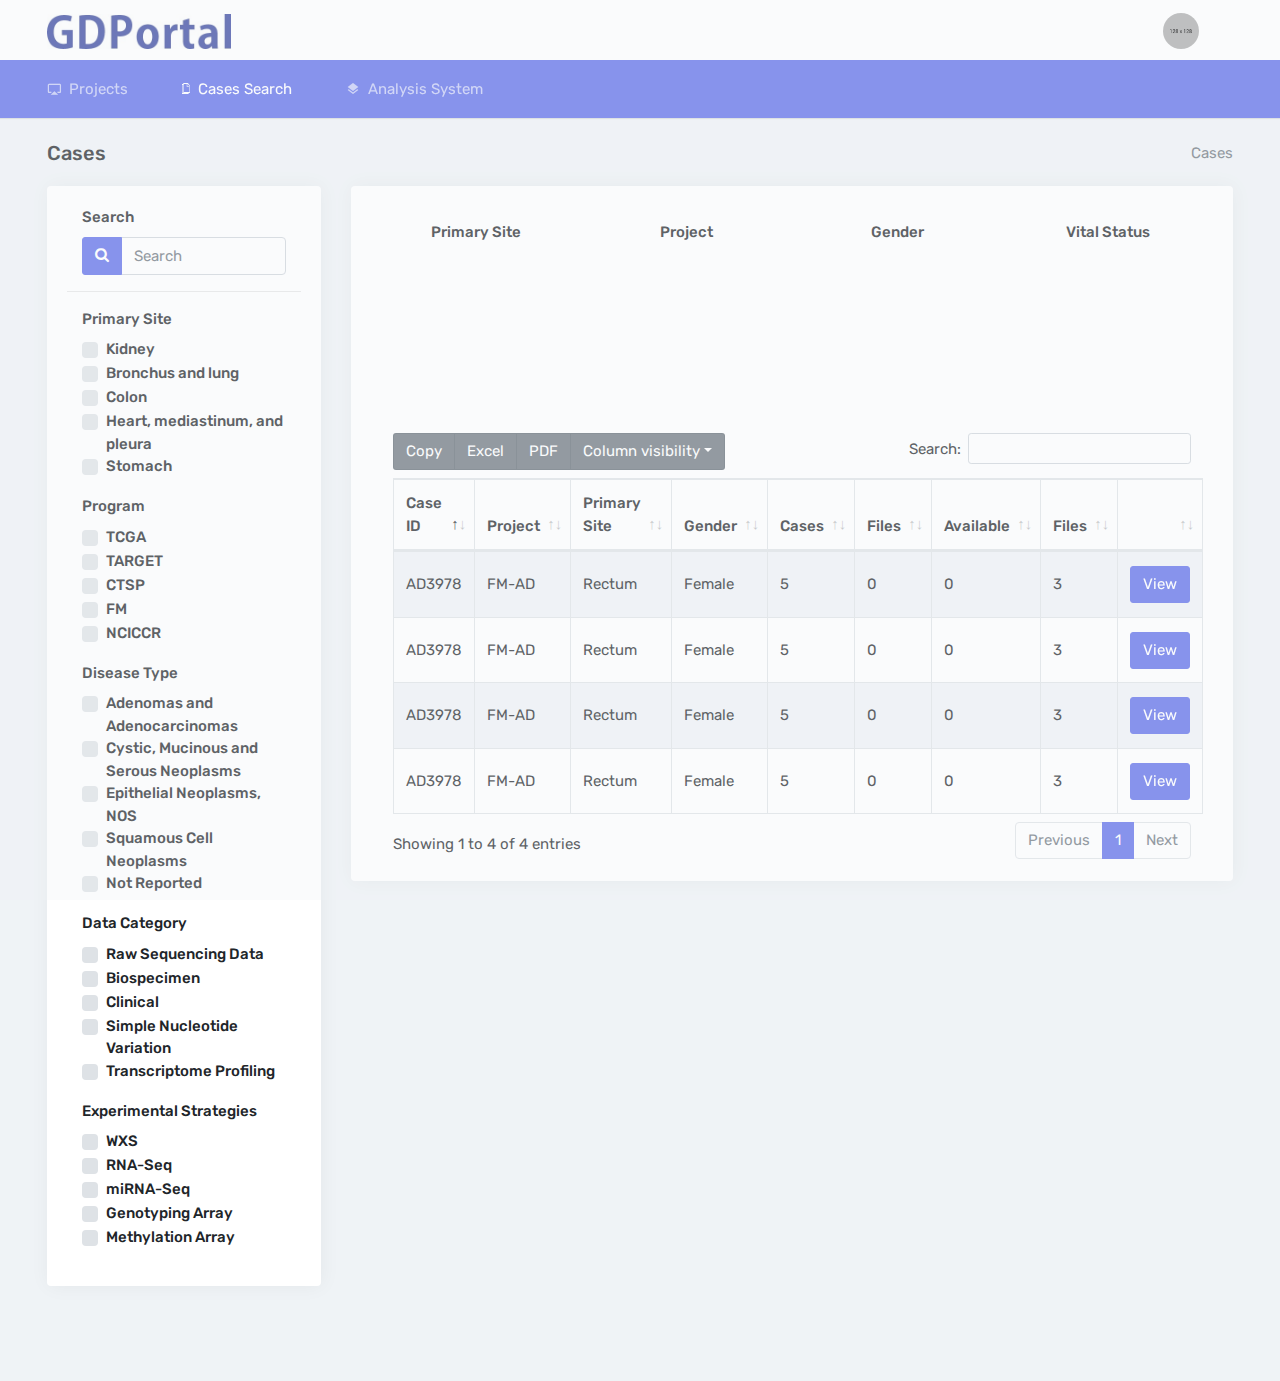
<file: cases.html>
<!DOCTYPE html>
<html>
    <head>
        <meta charset="utf-8" />
        <meta http-equiv="X-UA-Compatible" content="IE=edge">
        <meta name="viewport" content="width=device-width, initial-scale=1.0, user-scalable=0, minimal-ui">
        <title>GDM portal</title>
        <meta content="Admin Dashboard" name="description" />
        <meta content="Mannatthemes" name="author" />
        <meta http-equiv="X-UA-Compatible" content="IE=edge" />

        <link rel="shortcut icon" href="assets/images/favicon.ico">

        <link href="assets/plugins/morris/morris.css" rel="stylesheet">

        
        <!--Chartist Chart CSS -->
        <link rel="stylesheet" href="assets/plugins/chartist/css/chartist.min.css">

        <!-- DataTables -->
        <link href="assets/plugins/datatables/dataTables.bootstrap4.min.css" rel="stylesheet" type="text/css" />
        <link href="assets/plugins/datatables/buttons.bootstrap4.min.css" rel="stylesheet" type="text/css" />


        <link href="assets/css/bootstrap.min.css" rel="stylesheet" type="text/css">
        <link href="assets/css/icons.css" rel="stylesheet" type="text/css">
        <link href="assets/css/style.css" rel="stylesheet" type="text/css">
        
        <link href="css/cases.css" rel="stylesheet" type="text/css">

    </head>


    <body>

        <!-- Loader -->
        <div id="preloader"><div id="status"><div class="spinner"></div></div></div>


        <!-- Navigation Bar-->
        <header id="topnav">
            <div class="topbar-main">
                <div class="container-fluid">

                    <!-- Logo container-->
                    <div class="logo">
                        <!-- Text Logo -->
                        <!--<a href="index.html" class="logo">-->
                        <!--Annex-->
                        <!--</a>-->
                        <!-- Image Logo -->
                        <a href="index.html" class="logo">
                            <img src="images/gdm_logo.png" alt="" height="22" class="logo-small">
                            <img src="images/gdm_logo.png" alt="" height="35" class="logo-large">
                        </a>

                    </div>
                    <!-- End Logo container-->


                    <div class="menu-extras topbar-custom">

                        <ul class="list-inline float-right mb-0">
                            

                            <!-- notification-->
                            <li class="list-inline-item dropdown notification-list">
                                <div class="dropdown-menu dropdown-menu-right dropdown-arrow dropdown-menu-lg">
                                    <!-- item-->
                                    <div class="dropdown-item noti-title">
                                        <h5>Notification (3)</h5>
                                    </div>

                                    <!-- item-->
                                    <a href="javascript:void(0);" class="dropdown-item notify-item">
                                        <div class="notify-icon bg-success"><i class="mdi mdi-cart-outline"></i></div>
                                        <p class="notify-details"><b>Your order is placed</b><small class="text-muted">Dummy text of the printing and typesetting industry.</small></p>
                                    </a>

                                    <!-- item-->
                                    <a href="javascript:void(0);" class="dropdown-item notify-item">
                                        <div class="notify-icon bg-warning"><i class="mdi mdi-message"></i></div>
                                        <p class="notify-details"><b>New Message received</b><small class="text-muted">You have 87 unread messages</small></p>
                                    </a>

                                    <!-- item-->
                                    <a href="javascript:void(0);" class="dropdown-item notify-item">
                                        <div class="notify-icon bg-info"><i class="mdi mdi-martini"></i></div>
                                        <p class="notify-details"><b>Your item is shipped</b><small class="text-muted">It is a long established fact that a reader will</small></p>
                                    </a>

                                    <!-- All-->
                                    <a href="javascript:void(0);" class="dropdown-item notify-item">
                                        View All
                                    </a>

                                </div>
                            </li>
                            <!-- User-->
                            <li class="list-inline-item dropdown notification-list">
                                <a class="nav-link dropdown-toggle arrow-none waves-effect nav-user" data-toggle="dropdown" href="#" role="button"
                                   aria-haspopup="false" aria-expanded="false">
                                    <img src="assets/images/users/avatar-1.jpg" alt="user" class="rounded-circle">
                                </a>
                                <div class="dropdown-menu dropdown-menu-right profile-dropdown ">
                                    <!-- item-->
                                    <div class="dropdown-item noti-title">
                                        <h5>Welcome</h5>
                                    </div>
                                    <a class="dropdown-item" href="#"><i class="mdi mdi-account-circle m-r-5 text-muted"></i> Profile</a>
                                    <a class="dropdown-item" href="#"><i class="mdi mdi-wallet m-r-5 text-muted"></i> My Wallet</a>
                                    <a class="dropdown-item" href="#"><span class="badge badge-success float-right">5</span><i class="mdi mdi-settings m-r-5 text-muted"></i> Settings</a>
                                    <a class="dropdown-item" href="#"><i class="mdi mdi-lock-open-outline m-r-5 text-muted"></i> Lock screen</a>
                                    <div class="dropdown-divider"></div>
                                    <a class="dropdown-item" href="#"><i class="mdi mdi-logout m-r-5 text-muted"></i> Logout</a>
                                </div>
                            </li>
                            <li class="menu-item list-inline-item">
                                <!-- Mobile menu toggle-->
                                <a class="navbar-toggle nav-link">
                                    <div class="lines">
                                        <span></span>
                                        <span></span>
                                        <span></span>
                                    </div>
                                </a>
                                <!-- End mobile menu toggle-->
                            </li>

                        </ul>
                    </div>
                    <!-- end menu-extras -->

                    <div class="clearfix"></div>

                </div> <!-- end container -->
            </div>
            <!-- end topbar-main -->

            <!-- MENU Start -->
            <div class="navbar-custom">
                <div class="container-fluid">
                    <div id="navigation">
                        <!-- Navigation Menu-->
                        <ul class="navigation-menu">

                            <li class="has-submenu">
                                <a href="index.html"><i class="mdi mdi-airplay"></i>Projects</a>
                            </li>

                            <li class="has-submenu">
                                <a href="cases.html"><i class="ion-ios7-copy-outline"></i>Cases Search</a>
                            </li>

                            <li class="has-submenu">
                                <a href="query-builder.html"><i class="mdi mdi-layers"></i>Analysis System</a>
                            </li>

                            <!-- <li class="has-submenu">
                                <a href="#"><i class="mdi mdi-layers"></i>Advanced UI</a>
                                <ul class="submenu">
                                    <li><a href="advanced-highlight.html">Highlight</a></li>
                                    <li><a href="advanced-rating.html">Rating</a></li>
                                    <li><a href="advanced-alertify.html">Alertify</a></li>
                                    <li><a href="advanced-rangeslider.html">Range Slider</a></li>
                                </ul>
                            </li>

                            <li class="has-submenu">
                                <a href="#"><i class="mdi mdi-bullseye"></i>User Interface</a>
                                <ul class="submenu megamenu">
                                    <li>
                                        <ul>
                                            <li><a href="ui-buttons.html">Buttons</a></li>
                                            <li><a href="ui-cards.html">Cards</a></li>
                                            <li><a href="ui-tabs-accordions.html">Tabs &amp; Accordions</a></li>
                                            <li><a href="ui-modals.html">Modals</a></li>
                                            <li><a href="ui-images.html">Images</a></li>
                                            <li><a href="ui-alerts.html">Alerts</a></li>
                                        </ul>
                                    </li>
                                    <li>
                                        <ul>
                                            <li><a href="ui-progressbars.html">Progress Bars</a></li>
                                            <li><a href="ui-dropdowns.html">Dropdowns</a></li>
                                            <li><a href="ui-lightbox.html">Lightbox</a></li>
                                            <li><a href="ui-navs.html">Navs</a></li>
                                            <li><a href="ui-pagination.html">Pagination</a></li>
                                            <li><a href="ui-popover-tooltips.html">Popover & Tooltips</a></li>
                                        </ul>
                                    </li>
                                    <li>
                                        <ul>
                                            <li><a href="ui-badge.html">Badge</a></li>
                                            <li><a href="ui-carousel.html">Carousel</a></li>
                                            <li><a href="ui-video.html">Video</a></li>
                                            <li><a href="ui-typography.html">Typography</a></li>
                                            <li><a href="ui-sweet-alert.html">Sweet-Alert</a></li>
                                            <li><a href="ui-grid.html">Grid</a></li>
                                        </ul>
                                    </li>
                                </ul>
                            </li>

                            <li class="has-submenu">
                                <a href="#"><i class="mdi mdi-gauge"></i>Components</a>
                                <ul class="submenu">
                                    <li class="has-submenu">
                                        <a href="#">Forms</a>
                                        <ul class="submenu">
                                            <li><a href="form-elements.html">Form Elements</a></li>
                                            <li><a href="form-validation.html">Form Validation</a></li>
                                            <li><a href="form-advanced.html">Form Advanced</a></li>
                                            <li><a href="form-editors.html">Form Editors</a></li>
                                            <li><a href="form-uploads.html">Form File Upload</a></li>
                                            <li><a href="form-mask.html">Form Mask</a></li>
                                            <li><a href="form-summernote.html">Summernote</a></li>
                                            <li><a href="form-xeditable.html">Form Xeditable</a></li>
                                        </ul>
                                    </li>
                                    <li>
                                        <a href="calendar.html">Calendar</a>
                                    </li>
                                    <li class="has-submenu">
                                        <a href="#">Charts</a>
                                        <ul class="submenu">
                                            <li><a href="charts-morris.html">Morris Chart</a></li>
                                            <li><a href="charts-chartist.html">Chartist Chart</a></li>
                                            <li><a href="charts-chartjs.html">Chartjs Chart</a></li>
                                            <li><a href="charts-flot.html">Flot Chart</a></li>
                                            <li><a href="charts-c3.html">C3 Chart</a></li>
                                            <li><a href="charts-other.html">Jquery Knob Chart</a></li>
                                        </ul>
                                    </li>
                                    <li class="has-submenu">
                                        <a href="#">Tables </a>
                                        <ul class="submenu">
                                            <li><a href="tables-basic.html">Basic Tables</a></li>
                                            <li><a href="tables-datatable.html">Data Table</a></li>
                                            <li><a href="tables-responsive.html">Responsive Table</a></li>
                                            <li><a href="tables-editable.html">Editable Table</a></li>
                                        </ul>
                                    </li>
                                    <li class="has-submenu">
                                        <a href="#">Icons</a>
                                        <ul class="submenu">
                                            <li><a href="icons-material.html">Material Design</a></li>
                                            <li><a href="icons-ion.html">Ion Icons</a></li>
                                            <li><a href="icons-fontawesome.html">Font Awesome</a></li>
                                            <li><a href="icons-themify.html">Themify Icons</a></li>
                                            <li><a href="icons-dripicons.html">Dripicons</a></li>
                                            <li><a href="icons-typicons.html">Typicons Icons</a></li>
                                        </ul>
                                    </li>
                                    <li class="has-submenu">
                                        <a href="#">Maps</a>
                                        <ul class="submenu">
                                            <li><a href="maps-google.html"> Google Map</a></li>
                                            <li><a href="maps-vector.html"> Vector Map</a></li>
                                        </ul>
                                    </li>
                                </ul>
                            </li>

                            <li class="has-submenu">
                                <a href="#"><i class="mdi mdi-google-pages"></i>Pages</a>
                                <ul class="submenu megamenu">
                                    <li>
                                        <ul>
                                            <li><a href="pages-login.html">Login</a></li>
                                            <li><a href="pages-register.html">Register</a></li>
                                            <li><a href="pages-recoverpw.html">Recover Password</a></li>
                                            <li><a href="pages-lock-screen.html">Lock Screen</a></li>
                                        </ul>
                                    </li>
                                    <li>
                                        <ul>
                                            <li><a href="pages-blank.html">Blank Page</a></li>
                                            <li><a href="pages-404.html">Error 404</a></li>
                                            <li><a href="pages-500.html">Error 500</a></li>
                                        </ul>
                                    </li>
                                </ul>
                            </li> -->

                        </ul>
                        <!-- End navigation menu -->
                    </div> <!-- end #navigation -->
                </div> <!-- end container -->
            </div> <!-- end navbar-custom -->
        </header>
        <!-- End Navigation Bar-->


        <div class="wrapper">
            <div class="container-fluid">

                <!-- Page-Title -->
                <div class="row">
                        <div class="col-sm-12">
                            <div class="page-title-box">
                                <div class="btn-group pull-right">
                                    <ol class="breadcrumb hide-phone p-0 m-0">
                                        <li class="breadcrumb-item active">Cases</li>
                                    </ol>
                                </div>
                                <h4 class="page-title">Cases</h4>
                            </div>
                        </div>
                    </div>
                    <!-- end page title end breadcrumb -->

                <div class="row">
                    <!-- side bar -->
                    <div class="col-3">
                            <div class="card m-b-30">
                                <div class="card-body">
                                        <div class="col-sm-12">
                                                <label>Search</label>
                                                <div class="input-group">
                                                    <span class="input-group-prepend">
                                                        <button type="button" class="btn btn-primary"><i class="fa fa-search"></i></button>
                                                    </span>
                                                    <input type="text" id="example-input1-group2" name="example-input1-group2" class="form-control" placeholder="Search">
                                                </div>
                                        </div>

                                        <hr>

                                        <div class="col-sm-12">
                                    <div class="form-group">
                                        <label>Primary Site</label>
                                        <div>
                                            <div class="custom-control custom-checkbox">
                                                <input type="checkbox" class="custom-control-input" id="customCheck1" data-parsley-multiple="groups"
                                                        data-parsley-mincheck="2">
                                                <label class="custom-control-label" for="customCheck1">Kidney</label>
                                            </div>
                                            <div class="custom-control custom-checkbox">
                                                <input type="checkbox" class="custom-control-input" id="customCheck2" data-parsley-multiple="groups"
                                                        data-parsley-mincheck="2">
                                                <label class="custom-control-label" for="customCheck2">Bronchus and lung</label>
                                            </div>
                                            <div class="custom-control custom-checkbox">
                                                <input type="checkbox" class="custom-control-input" id="customCheck3" data-parsley-multiple="groups"
                                                        data-parsley-mincheck="2">
                                                <label class="custom-control-label" for="customCheck3">Colon</label>
                                            </div>
                                            <div class="custom-control custom-checkbox">
                                                    <input type="checkbox" class="custom-control-input" id="customCheck3" data-parsley-multiple="groups"
                                                            data-parsley-mincheck="2">
                                                    <label class="custom-control-label" for="customCheck3">Heart, mediastinum, and pleura</label>
                                            </div>
                                            <div class="custom-control custom-checkbox">
                                                    <input type="checkbox" class="custom-control-input" id="customCheck3" data-parsley-multiple="groups"
                                                            data-parsley-mincheck="2">
                                                    <label class="custom-control-label" for="customCheck3">Stomach</label>
                                            </div>

                                        </div>
                                    </div>
                                        

                                    <div class="form-group">
                                            <label>Program</label>
                                            <div>
                                                <div class="custom-control custom-checkbox">
                                                    <input type="checkbox" class="custom-control-input" id="customCheck1" data-parsley-multiple="groups"
                                                            data-parsley-mincheck="2">
                                                    <label class="custom-control-label" for="customCheck1">TCGA</label>
                                                </div>
                                                <div class="custom-control custom-checkbox">
                                                    <input type="checkbox" class="custom-control-input" id="customCheck2" data-parsley-multiple="groups"
                                                            data-parsley-mincheck="2">
                                                    <label class="custom-control-label" for="customCheck2">TARGET</label>
                                                </div>
                                                <div class="custom-control custom-checkbox">
                                                    <input type="checkbox" class="custom-control-input" id="customCheck3" data-parsley-multiple="groups"
                                                            data-parsley-mincheck="2">
                                                    <label class="custom-control-label" for="customCheck3">CTSP</label>
                                                </div>
                                                <div class="custom-control custom-checkbox">
                                                        <input type="checkbox" class="custom-control-input" id="customCheck3" data-parsley-multiple="groups"
                                                                data-parsley-mincheck="2">
                                                        <label class="custom-control-label" for="customCheck3">FM</label>
                                                </div>
                                                <div class="custom-control custom-checkbox">
                                                        <input type="checkbox" class="custom-control-input" id="customCheck3" data-parsley-multiple="groups"
                                                                data-parsley-mincheck="2">
                                                        <label class="custom-control-label" for="customCheck3">NCICCR</label>
                                                </div>
    
                                            </div>
                                        </div>


                                        <div class="form-group">
                                                <label>Disease Type</label>
                                                <div>
                                                    <div class="custom-control custom-checkbox">
                                                        <input type="checkbox" class="custom-control-input" id="customCheck1" data-parsley-multiple="groups"
                                                                data-parsley-mincheck="2">
                                                        <label class="custom-control-label" for="customCheck1">Adenomas and Adenocarcinomas</label>
                                                    </div>
                                                    <div class="custom-control custom-checkbox">
                                                        <input type="checkbox" class="custom-control-input" id="customCheck2" data-parsley-multiple="groups"
                                                                data-parsley-mincheck="2">
                                                        <label class="custom-control-label" for="customCheck2">Cystic, Mucinous and Serous Neoplasms</label>
                                                    </div>
                                                    <div class="custom-control custom-checkbox">
                                                        <input type="checkbox" class="custom-control-input" id="customCheck3" data-parsley-multiple="groups"
                                                                data-parsley-mincheck="2">
                                                        <label class="custom-control-label" for="customCheck3">Epithelial Neoplasms, NOS</label>
                                                    </div>
                                                    <div class="custom-control custom-checkbox">
                                                            <input type="checkbox" class="custom-control-input" id="customCheck3" data-parsley-multiple="groups"
                                                                    data-parsley-mincheck="2">
                                                            <label class="custom-control-label" for="customCheck3">Squamous Cell Neoplasms</label>
                                                    </div>
                                                    <div class="custom-control custom-checkbox">
                                                            <input type="checkbox" class="custom-control-input" id="customCheck3" data-parsley-multiple="groups"
                                                                    data-parsley-mincheck="2">
                                                            <label class="custom-control-label" for="customCheck3">Not Reported</label>
                                                    </div>
                                                </div>
                                        </div>


                                        <div class="form-group">
                                                <label>Data Category</label>
                                                <div>
                                                    <div class="custom-control custom-checkbox">
                                                        <input type="checkbox" class="custom-control-input" id="customCheck1" data-parsley-multiple="groups"
                                                                data-parsley-mincheck="2">
                                                        <label class="custom-control-label" for="customCheck1">Raw Sequencing Data</label>
                                                    </div>
                                                    <div class="custom-control custom-checkbox">
                                                        <input type="checkbox" class="custom-control-input" id="customCheck2" data-parsley-multiple="groups"
                                                                data-parsley-mincheck="2">
                                                        <label class="custom-control-label" for="customCheck2">Biospecimen</label>
                                                    </div>
                                                    <div class="custom-control custom-checkbox">
                                                        <input type="checkbox" class="custom-control-input" id="customCheck3" data-parsley-multiple="groups"
                                                                data-parsley-mincheck="2">
                                                        <label class="custom-control-label" for="customCheck3">Clinical</label>
                                                    </div>
                                                    <div class="custom-control custom-checkbox">
                                                            <input type="checkbox" class="custom-control-input" id="customCheck3" data-parsley-multiple="groups"
                                                                    data-parsley-mincheck="2">
                                                            <label class="custom-control-label" for="customCheck3">Simple Nucleotide Variation</label>
                                                    </div>
                                                    <div class="custom-control custom-checkbox">
                                                            <input type="checkbox" class="custom-control-input" id="customCheck3" data-parsley-multiple="groups"
                                                                    data-parsley-mincheck="2">
                                                            <label class="custom-control-label" for="customCheck3">Transcriptome Profiling</label>
                                                        </div>
                                                </div>
                                        </div>

                                        <div class="form-group">
                                                <label>Experimental Strategies</label>
                                                <div>
                                                    <div class="custom-control custom-checkbox">
                                                        <input type="checkbox" class="custom-control-input" id="customCheck1" data-parsley-multiple="groups"
                                                                data-parsley-mincheck="2">
                                                        <label class="custom-control-label" for="customCheck1">WXS</label>
                                                    </div>
                                                    <div class="custom-control custom-checkbox">
                                                        <input type="checkbox" class="custom-control-input" id="customCheck2" data-parsley-multiple="groups"
                                                                data-parsley-mincheck="2">
                                                        <label class="custom-control-label" for="customCheck2">RNA-Seq</label>
                                                    </div>
                                                    <div class="custom-control custom-checkbox">
                                                        <input type="checkbox" class="custom-control-input" id="customCheck3" data-parsley-multiple="groups"
                                                                data-parsley-mincheck="2">
                                                        <label class="custom-control-label" for="customCheck3">miRNA-Seq</label>
                                                    </div>
                                                    <div class="custom-control custom-checkbox">
                                                            <input type="checkbox" class="custom-control-input" id="customCheck3" data-parsley-multiple="groups"
                                                                    data-parsley-mincheck="2">
                                                            <label class="custom-control-label" for="customCheck3">Genotyping Array</label>
                                                    </div>
                                                    <div class="custom-control custom-checkbox">
                                                            <input type="checkbox" class="custom-control-input" id="customCheck3" data-parsley-multiple="groups"
                                                                    data-parsley-mincheck="2">
                                                            <label class="custom-control-label" for="customCheck3">Methylation Array</label>
                                                        </div>
                                                </div>
                                        </div>

                                    </div>

                                </div>
                            </div>
                    </div>

                    <!--Project Tables-->
                    <div class="col-9">

                            <div class="card m-b-30">
                                    <div class="card-body">

                                        <div class="row padding pie-wrapper">
                                            <div class="col-3 pie-center">
                                                <label>Primary Site</label>
                                                <canvas id="primary" height="160"></canvas>
                                            </div>
                                            <div class="col-3 pie-center">
                                                <label>Project</label>
                                                <canvas id="project" height="160"></canvas>
                                            </div>
                                            <div class="col-3 pie-center">
                                                <label>Gender</label>
                                                <canvas id="gender" height="160"></canvas>
                                            </div>
                                            <div class="col-3 pie-center">
                                                <label>Vital Status</label>
                                                <canvas id="vital" height="160"></canvas>
                                            </div>
                                        </div>

                                        <div class="row">
                                            <table id="datatable-buttons" class="table table-striped table-bordered" cellspacing="0" width="100%">
                                                    <thead>
                                                    <tr>
                                                        <th>Case ID</th>
                                                        <th>Project</th>
                                                        <th>Primary Site</th>
                                                        <th>Gender</th>
                                                        <th>Cases</th>
                                                        <th>Files</th>
                                                        <th>Available</th>
                                                        <th>Files</th>
                                                        <th></th>
                                                    </tr>
                                                    </thead>
                                                    <tbody>
                                                            <tr>
                                                                <td>AD3978</td>
                                                                <td>FM-AD</td>
                                                                <td>Rectum</td>
                                                                <td>Female</td>
                                                                <td>5</td>
                                                                <td>0</td>
                                                                <td>0</td>
                                                                <td>3</td>
                                                                <td>
                                                                    <a href="cases-detail.html">
                                                                        <button type="submit" class="btn btn-primary waves-effect waves-light">
                                                                            View
                                                                        </button>
                                                                    </a>
                                                                </td>
                                                            </tr>
                                                            
                                                            <tr>
                                                                    <td>AD3978</td>
                                                                    <td>FM-AD</td>
                                                                    <td>Rectum</td>
                                                                    <td>Female</td>
                                                                    <td>5</td>
                                                                    <td>0</td>
                                                                    <td>0</td>
                                                                    <td>3</td>
                                                                    <td>
                                                                        <a href="cases-detail.html">
                                                                            <button type="submit" class="btn btn-primary waves-effect waves-light">
                                                                                View
                                                                            </button>
                                                                        </a>
                                                                    </td>
                                                                </tr>
                                                                <tr>
                                                                        <td>AD3978</td>
                                                                        <td>FM-AD</td>
                                                                        <td>Rectum</td>
                                                                        <td>Female</td>
                                                                        <td>5</td>
                                                                        <td>0</td>
                                                                        <td>0</td>
                                                                        <td>3</td>
                                                                        <td>
                                                                            <a href="cases-detail.html">
                                                                                <button type="submit" class="btn btn-primary waves-effect waves-light">
                                                                                    View
                                                                                </button>
                                                                            </a>
                                                                        </td>
                                                                    </tr>
                                                                    <tr>
                                                                            <td>AD3978</td>
                                                                            <td>FM-AD</td>
                                                                            <td>Rectum</td>
                                                                            <td>Female</td>
                                                                            <td>5</td>
                                                                            <td>0</td>
                                                                            <td>0</td>
                                                                            <td>3</td>
                                                                            <td>
                                                                                <a href="cases-detail.html">
                                                                                    <button type="submit" class="btn btn-primary waves-effect waves-light">
                                                                                        View
                                                                                    </button>
                                                                                </a>
                                                                            </td>
                                                                        </tr>
                                                            
                                                    </tbody>
                                                </table>
                                            </div>
                                    </div>
                                </div>


                    </div>

                </div>


                </div>

            </div> <!-- end container -->
        </div>
        <!-- end wrapper -->



        <!-- jQuery  -->
        <script src="assets/js/jquery.min.js"></script>
        <script src="assets/js/popper.min.js"></script>
        <script src="assets/js/bootstrap.min.js"></script>
        <script src="assets/js/modernizr.min.js"></script>
        <script src="assets/js/waves.js"></script>
        <script src="assets/js/jquery.slimscroll.js"></script>
        <script src="assets/js/jquery.nicescroll.js"></script>
        <script src="assets/js/jquery.scrollTo.min.js"></script>

        <!-- Chart JS -->
        <script src="assets/plugins/chart.js/chart.min.js"></script>
        <script src="assets/pages/chartjs.init.js"></script>

        
        <!-- Required datatable js -->
        <script src="assets/plugins/datatables/jquery.dataTables.min.js"></script>
        <script src="assets/plugins/datatables/dataTables.bootstrap4.min.js"></script>
        <!-- Buttons examples -->
        <script src="assets/plugins/datatables/dataTables.buttons.min.js"></script>
        <script src="assets/plugins/datatables/buttons.bootstrap4.min.js"></script>
        <script src="assets/plugins/datatables/jszip.min.js"></script>
        <script src="assets/plugins/datatables/pdfmake.min.js"></script>
        <script src="assets/plugins/datatables/vfs_fonts.js"></script>
        <script src="assets/plugins/datatables/buttons.html5.min.js"></script>
        <script src="assets/plugins/datatables/buttons.print.min.js"></script>
        <script src="assets/plugins/datatables/buttons.colVis.min.js"></script>
        <!-- Responsive examples -->
        <script src="assets/plugins/datatables/dataTables.responsive.min.js"></script>
        <script src="assets/plugins/datatables/responsive.bootstrap4.min.js"></script>

        <!-- Datatable init js -->
        <script src="assets/pages/datatables.init.js"></script>

        



        <!-- App js -->
        <script src="assets/js/app.js"></script>
        <script>
            /* BEGIN SVG WEATHER ICON */
            if (typeof Skycons !== 'undefined'){
           var icons = new Skycons(
               {"color": "#fff"},
               {"resizeClear": true}
               ),
                   list  = [
                       "clear-day", "clear-night", "partly-cloudy-day",
                       "partly-cloudy-night", "cloudy", "rain", "sleet", "snow", "wind",
                       "fog"
                   ],
                   i;

               for(i = list.length; i--; )
               icons.set(list[i], list[i]);
               icons.play();
           };

       // scroll

       $(document).ready(function() {
       
       $("#boxscroll").niceScroll({cursorborder:"",cursorcolor:"#cecece",boxzoom:true});
       $("#boxscroll2").niceScroll({cursorborder:"",cursorcolor:"#cecece",boxzoom:true}); 
       $('#datatable2').DataTable();  
       
       });
       </script>



    </body>
</html>
</file>
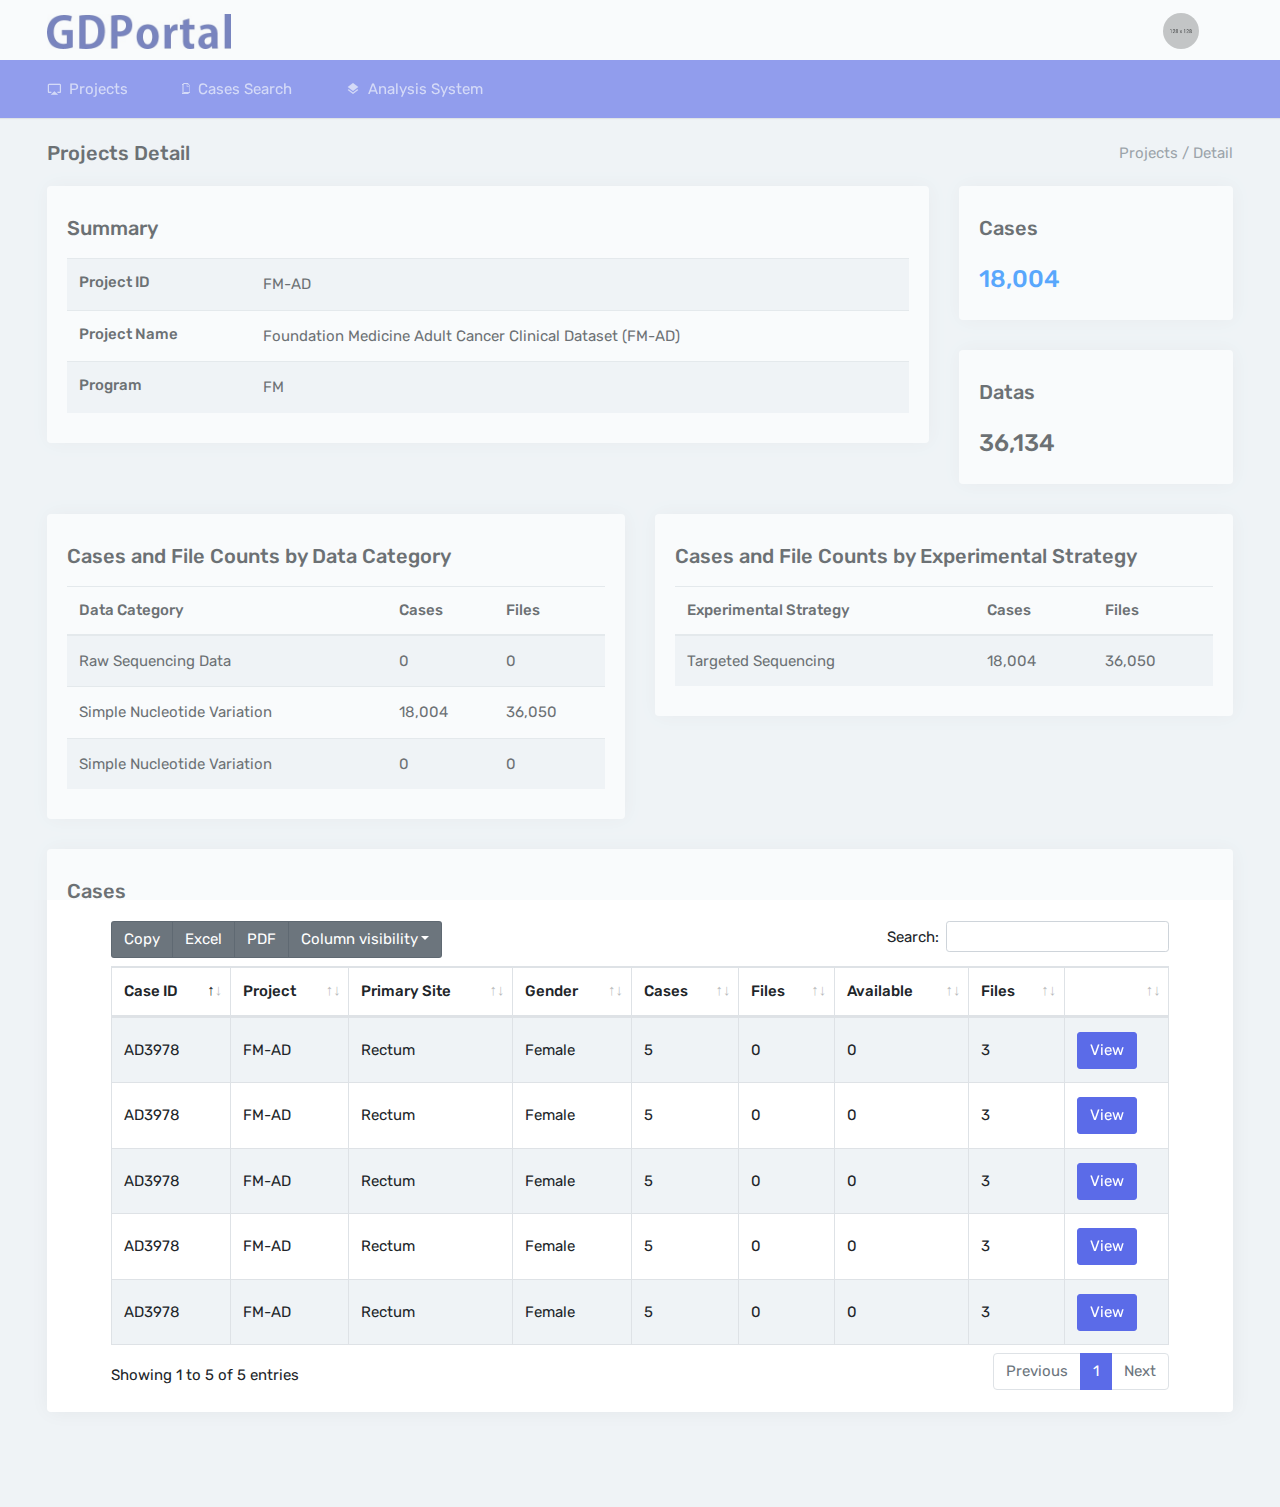
<file: project-detail.html>
<!DOCTYPE html>
<html>
    <head>
        <meta charset="utf-8" />
        <meta http-equiv="X-UA-Compatible" content="IE=edge">
        <meta name="viewport" content="width=device-width, initial-scale=1.0, user-scalable=0, minimal-ui">
        <title>GDM portal</title>
        <meta content="Admin Dashboard" name="description" />
        <meta content="Mannatthemes" name="author" />
        <meta http-equiv="X-UA-Compatible" content="IE=edge" />

        <link rel="shortcut icon" href="assets/images/favicon.ico">

        <link href="assets/plugins/morris/morris.css" rel="stylesheet">

        
        <!--Chartist Chart CSS -->
        <link rel="stylesheet" href="assets/plugins/chartist/css/chartist.min.css">

        <!-- DataTables -->
        <link href="assets/plugins/datatables/dataTables.bootstrap4.min.css" rel="stylesheet" type="text/css" />
        <link href="assets/plugins/datatables/buttons.bootstrap4.min.css" rel="stylesheet" type="text/css" />


        <link href="assets/css/bootstrap.min.css" rel="stylesheet" type="text/css">
        <link href="assets/css/icons.css" rel="stylesheet" type="text/css">
        <link href="assets/css/style.css" rel="stylesheet" type="text/css">

    </head>


    <body>

        <!-- Loader -->
        <div id="preloader"><div id="status"><div class="spinner"></div></div></div>


        <!-- Navigation Bar-->
        <header id="topnav">
            <div class="topbar-main">
                <div class="container-fluid">

                    <!-- Logo container-->
                    <div class="logo">
                        <!-- Text Logo -->
                        <!--<a href="index.html" class="logo">-->
                        <!--Annex-->
                        <!--</a>-->
                        <!-- Image Logo -->
                        <a href="index.html" class="logo">
                            <img src="images/gdm_logo.png" alt="" height="22" class="logo-small">
                            <img src="images/gdm_logo.png" alt="" height="35" class="logo-large">
                        </a>

                    </div>
                    <!-- End Logo container-->


                    <div class="menu-extras topbar-custom">

                        <ul class="list-inline float-right mb-0">
                            

                            <!-- notification-->
                            <li class="list-inline-item dropdown notification-list">
                                <div class="dropdown-menu dropdown-menu-right dropdown-arrow dropdown-menu-lg">
                                    <!-- item-->
                                    <div class="dropdown-item noti-title">
                                        <h5>Notification (3)</h5>
                                    </div>

                                    <!-- item-->
                                    <a href="javascript:void(0);" class="dropdown-item notify-item">
                                        <div class="notify-icon bg-success"><i class="mdi mdi-cart-outline"></i></div>
                                        <p class="notify-details"><b>Your order is placed</b><small class="text-muted">Dummy text of the printing and typesetting industry.</small></p>
                                    </a>

                                    <!-- item-->
                                    <a href="javascript:void(0);" class="dropdown-item notify-item">
                                        <div class="notify-icon bg-warning"><i class="mdi mdi-message"></i></div>
                                        <p class="notify-details"><b>New Message received</b><small class="text-muted">You have 87 unread messages</small></p>
                                    </a>

                                    <!-- item-->
                                    <a href="javascript:void(0);" class="dropdown-item notify-item">
                                        <div class="notify-icon bg-info"><i class="mdi mdi-martini"></i></div>
                                        <p class="notify-details"><b>Your item is shipped</b><small class="text-muted">It is a long established fact that a reader will</small></p>
                                    </a>

                                    <!-- All-->
                                    <a href="javascript:void(0);" class="dropdown-item notify-item">
                                        View All
                                    </a>

                                </div>
                            </li>
                            <!-- User-->
                            <li class="list-inline-item dropdown notification-list">
                                <a class="nav-link dropdown-toggle arrow-none waves-effect nav-user" data-toggle="dropdown" href="#" role="button"
                                   aria-haspopup="false" aria-expanded="false">
                                    <img src="assets/images/users/avatar-1.jpg" alt="user" class="rounded-circle">
                                </a>
                                <div class="dropdown-menu dropdown-menu-right profile-dropdown ">
                                    <!-- item-->
                                    <div class="dropdown-item noti-title">
                                        <h5>Welcome</h5>
                                    </div>
                                    <a class="dropdown-item" href="#"><i class="mdi mdi-account-circle m-r-5 text-muted"></i> Profile</a>
                                    <a class="dropdown-item" href="#"><i class="mdi mdi-wallet m-r-5 text-muted"></i> My Wallet</a>
                                    <a class="dropdown-item" href="#"><span class="badge badge-success float-right">5</span><i class="mdi mdi-settings m-r-5 text-muted"></i> Settings</a>
                                    <a class="dropdown-item" href="#"><i class="mdi mdi-lock-open-outline m-r-5 text-muted"></i> Lock screen</a>
                                    <div class="dropdown-divider"></div>
                                    <a class="dropdown-item" href="#"><i class="mdi mdi-logout m-r-5 text-muted"></i> Logout</a>
                                </div>
                            </li>
                            <li class="menu-item list-inline-item">
                                <!-- Mobile menu toggle-->
                                <a class="navbar-toggle nav-link">
                                    <div class="lines">
                                        <span></span>
                                        <span></span>
                                        <span></span>
                                    </div>
                                </a>
                                <!-- End mobile menu toggle-->
                            </li>

                        </ul>
                    </div>
                    <!-- end menu-extras -->

                    <div class="clearfix"></div>

                </div> <!-- end container -->
            </div>
            <!-- end topbar-main -->

            <!-- MENU Start -->
            <div class="navbar-custom">
                <div class="container-fluid">
                    <div id="navigation">
                        <!-- Navigation Menu-->
                        <ul class="navigation-menu">

                            <li class="has-submenu">
                                <a href="index.html"><i class="mdi mdi-airplay"></i>Projects</a>
                            </li>

                            <li class="has-submenu">
                                <a href="cases.html"><i class="ion-ios7-copy-outline"></i>Cases Search</a>
                            </li>

                            <li class="has-submenu">
                                <a href="query-builder.html"><i class="mdi mdi-layers"></i>Analysis System</a>
                            </li>


                            <!-- <li class="has-submenu">
                                <a href="#"><i class="mdi mdi-layers"></i>Advanced UI</a>
                                <ul class="submenu">
                                    <li><a href="advanced-highlight.html">Highlight</a></li>
                                    <li><a href="advanced-rating.html">Rating</a></li>
                                    <li><a href="advanced-alertify.html">Alertify</a></li>
                                    <li><a href="advanced-rangeslider.html">Range Slider</a></li>
                                </ul>
                            </li>

                            <li class="has-submenu">
                                <a href="#"><i class="mdi mdi-bullseye"></i>User Interface</a>
                                <ul class="submenu megamenu">
                                    <li>
                                        <ul>
                                            <li><a href="ui-buttons.html">Buttons</a></li>
                                            <li><a href="ui-cards.html">Cards</a></li>
                                            <li><a href="ui-tabs-accordions.html">Tabs &amp; Accordions</a></li>
                                            <li><a href="ui-modals.html">Modals</a></li>
                                            <li><a href="ui-images.html">Images</a></li>
                                            <li><a href="ui-alerts.html">Alerts</a></li>
                                        </ul>
                                    </li>
                                    <li>
                                        <ul>
                                            <li><a href="ui-progressbars.html">Progress Bars</a></li>
                                            <li><a href="ui-dropdowns.html">Dropdowns</a></li>
                                            <li><a href="ui-lightbox.html">Lightbox</a></li>
                                            <li><a href="ui-navs.html">Navs</a></li>
                                            <li><a href="ui-pagination.html">Pagination</a></li>
                                            <li><a href="ui-popover-tooltips.html">Popover & Tooltips</a></li>
                                        </ul>
                                    </li>
                                    <li>
                                        <ul>
                                            <li><a href="ui-badge.html">Badge</a></li>
                                            <li><a href="ui-carousel.html">Carousel</a></li>
                                            <li><a href="ui-video.html">Video</a></li>
                                            <li><a href="ui-typography.html">Typography</a></li>
                                            <li><a href="ui-sweet-alert.html">Sweet-Alert</a></li>
                                            <li><a href="ui-grid.html">Grid</a></li>
                                        </ul>
                                    </li>
                                </ul>
                            </li>

                            <li class="has-submenu">
                                <a href="#"><i class="mdi mdi-gauge"></i>Components</a>
                                <ul class="submenu">
                                    <li class="has-submenu">
                                        <a href="#">Forms</a>
                                        <ul class="submenu">
                                            <li><a href="form-elements.html">Form Elements</a></li>
                                            <li><a href="form-validation.html">Form Validation</a></li>
                                            <li><a href="form-advanced.html">Form Advanced</a></li>
                                            <li><a href="form-editors.html">Form Editors</a></li>
                                            <li><a href="form-uploads.html">Form File Upload</a></li>
                                            <li><a href="form-mask.html">Form Mask</a></li>
                                            <li><a href="form-summernote.html">Summernote</a></li>
                                            <li><a href="form-xeditable.html">Form Xeditable</a></li>
                                        </ul>
                                    </li>
                                    <li>
                                        <a href="calendar.html">Calendar</a>
                                    </li>
                                    <li class="has-submenu">
                                        <a href="#">Charts</a>
                                        <ul class="submenu">
                                            <li><a href="charts-morris.html">Morris Chart</a></li>
                                            <li><a href="charts-chartist.html">Chartist Chart</a></li>
                                            <li><a href="charts-chartjs.html">Chartjs Chart</a></li>
                                            <li><a href="charts-flot.html">Flot Chart</a></li>
                                            <li><a href="charts-c3.html">C3 Chart</a></li>
                                            <li><a href="charts-other.html">Jquery Knob Chart</a></li>
                                        </ul>
                                    </li>
                                    <li class="has-submenu">
                                        <a href="#">Tables </a>
                                        <ul class="submenu">
                                            <li><a href="tables-basic.html">Basic Tables</a></li>
                                            <li><a href="tables-datatable.html">Data Table</a></li>
                                            <li><a href="tables-responsive.html">Responsive Table</a></li>
                                            <li><a href="tables-editable.html">Editable Table</a></li>
                                        </ul>
                                    </li>
                                    <li class="has-submenu">
                                        <a href="#">Icons</a>
                                        <ul class="submenu">
                                            <li><a href="icons-material.html">Material Design</a></li>
                                            <li><a href="icons-ion.html">Ion Icons</a></li>
                                            <li><a href="icons-fontawesome.html">Font Awesome</a></li>
                                            <li><a href="icons-themify.html">Themify Icons</a></li>
                                            <li><a href="icons-dripicons.html">Dripicons</a></li>
                                            <li><a href="icons-typicons.html">Typicons Icons</a></li>
                                        </ul>
                                    </li>
                                    <li class="has-submenu">
                                        <a href="#">Maps</a>
                                        <ul class="submenu">
                                            <li><a href="maps-google.html"> Google Map</a></li>
                                            <li><a href="maps-vector.html"> Vector Map</a></li>
                                        </ul>
                                    </li>
                                </ul>
                            </li>

                            <li class="has-submenu">
                                <a href="#"><i class="mdi mdi-google-pages"></i>Pages</a>
                                <ul class="submenu megamenu">
                                    <li>
                                        <ul>
                                            <li><a href="pages-login.html">Login</a></li>
                                            <li><a href="pages-register.html">Register</a></li>
                                            <li><a href="pages-recoverpw.html">Recover Password</a></li>
                                            <li><a href="pages-lock-screen.html">Lock Screen</a></li>
                                        </ul>
                                    </li>
                                    <li>
                                        <ul>
                                            <li><a href="pages-blank.html">Blank Page</a></li>
                                            <li><a href="pages-404.html">Error 404</a></li>
                                            <li><a href="pages-500.html">Error 500</a></li>
                                        </ul>
                                    </li>
                                </ul>
                            </li> -->

                        </ul>
                        <!-- End navigation menu -->
                    </div> <!-- end #navigation -->
                </div> <!-- end container -->
            </div> <!-- end navbar-custom -->
        </header>
        <!-- End Navigation Bar-->


        <div class="wrapper">
            <div class="container-fluid">

                <!-- Page-Title -->
                <div class="row">
                        <div class="col-sm-12">
                            <div class="page-title-box">
                                <div class="btn-group pull-right">
                                    <ol class="breadcrumb hide-phone p-0 m-0">
                                        <li class="breadcrumb-item active">Projects / Detail</li>
                                    </ol>
                                </div>
                                <h4 class="page-title">Projects Detail</h4>
                            </div>
                        </div>
                    </div>
                    <!-- end page title end breadcrumb -->

                <div class="row">
                        <div class="col-lg-9">
                                <div class="card m-b-30">
                                    <div class="card-body">
                                        <label>
                                            <h5>Summary</h5>
                                        </label>
                                        <table class="table table-striped">
                                                <tbody>
                                                <tr>
                                                    <th scope="row">Project ID</th>
                                                    <td>FM-AD</td>
                                                </tr>
                                                <tr>
                                                    <th scope="row">Project Name</th>
                                                    <td>Foundation Medicine Adult Cancer Clinical Dataset (FM-AD)</td>
                                                </tr>
                                                <tr>
                                                    <th scope="row">Program</th>
                                                    <td>FM</td>
                                                </tr>
                                                </tbody>
                                            </table>
                                    </div>
                                </div>
                        </div>
                        <div class="col-lg-3">
                                <div class="card m-b-30">
                                    <div class="card-body">
                                        <label><h5>Cases</h5></label>
                                        <div>
                                            <h4><a href="cases.html">18,004</a></h4>
                                        </div>
                                    </div>
                                </div>
                                <div class="card m-b-30">
                                    <div class="card-body">
                                        <label><h5>Datas</h5></label>
                                        <div>
                                            <h4>36,134</h4>
                                        </div>
                                    </div>
                                </div>
                                    
                        </div>
                </div>

                <div class="row">
                        <div class="col-lg-6">
                                <div class="card m-b-30">
                                    <div class="card-body">
                                        <label><h5>Cases and File Counts by Data Category</h5></label>
                                        <table class="table table-striped">
                                            <thead>
                                                <tr>
                                                    <th>Data Category</th>
                                                    <th>Cases</th>
                                                    <th>Files</th>
                                                </tr>
                                            </thead>
                                                <tbody>
                                                <tr>
                                                    <td>Raw Sequencing Data</td>
                                                    <td>0</td>
                                                    <td>0</td>
                                                </tr>
                                                <tr>
                                                    <td>Simple Nucleotide Variation</td>
                                                    <td>18,004</td>
                                                    <td>36,050</td>
                                                </tr>
                                                <tr>
                                                    <td>Simple Nucleotide Variation</td>
                                                    <td>0</td>
                                                    <td>0</td>
                                                </tr>
                                                </tbody>
                                        </table>
                                    </div>
                                </div>
                        </div>
                        <div class="col-lg-6">
                                <div class="card m-b-30">
                                    <div class="card-body">
                                        <label><h5>Cases and File Counts by Experimental Strategy</h5></label>
                                        <table class="table table-striped">
                                                <thead>
                                                    <tr>
                                                        <th>Experimental Strategy</th>
                                                        <th>Cases</th>
                                                        <th>Files</th>
                                                    </tr>
                                                </thead>
                                                    <tbody>
                                                    <tr>
                                                        <td>Targeted Sequencing</td>
                                                        <td>18,004</td>
                                                        <td>36,050</td>
                                                    </tr>
                                                    </tbody>
                                            </table>
                                    </div>
                                </div>
                        </div>
                </div>

                <div class="row">
                        <div class="col-lg-12">
                                <div class="card m-b-30">
                                    <div class="card-body">
                                        <label><h5>Cases</h5></label>
                                        <table id="datatable-buttons" class="table table-striped table-bordered" cellspacing="0" width="100%">
                                                <thead>
                                                        <tr>
                                                            <th>Case ID</th>
                                                            <th>Project</th>
                                                            <th>Primary Site</th>
                                                            <th>Gender</th>
                                                            <th>Cases</th>
                                                            <th>Files</th>
                                                            <th>Available</th>
                                                            <th>Files</th>
                                                            <th></th>
                                                        </tr>
                                                        </thead>
                                                        <tbody>
                                                                <tr>
                                                                    <td>AD3978</td>
                                                                    <td>FM-AD</td>
                                                                    <td>Rectum</td>
                                                                    <td>Female</td>
                                                                    <td>5</td>
                                                                    <td>0</td>
                                                                    <td>0</td>
                                                                    <td>3</td>
                                                                    <td>
                                                                        <a href="cases-detail.html">
                                                                            <button type="submit" class="btn btn-primary waves-effect waves-light">
                                                                                View
                                                                            </button>
                                                                        </a>
                                                                    </td>
                                                                </tr>

                                                                <tr>
                                                                        <td>AD3978</td>
                                                                        <td>FM-AD</td>
                                                                        <td>Rectum</td>
                                                                        <td>Female</td>
                                                                        <td>5</td>
                                                                        <td>0</td>
                                                                        <td>0</td>
                                                                        <td>3</td>
                                                                        <td>
                                                                            <a href="cases-detail.html">
                                                                                <button type="submit" class="btn btn-primary waves-effect waves-light">
                                                                                    View
                                                                                </button>
                                                                            </a>
                                                                        </td>
                                                                    </tr>

                                                                    <tr>
                                                                            <td>AD3978</td>
                                                                            <td>FM-AD</td>
                                                                            <td>Rectum</td>
                                                                            <td>Female</td>
                                                                            <td>5</td>
                                                                            <td>0</td>
                                                                            <td>0</td>
                                                                            <td>3</td>
                                                                            <td>
                                                                                <a href="cases-detail.html">
                                                                                    <button type="submit" class="btn btn-primary waves-effect waves-light">
                                                                                        View
                                                                                    </button>
                                                                                </a>
                                                                            </td>
                                                                        </tr>

                                                                        <tr>
                                                                                <td>AD3978</td>
                                                                                <td>FM-AD</td>
                                                                                <td>Rectum</td>
                                                                                <td>Female</td>
                                                                                <td>5</td>
                                                                                <td>0</td>
                                                                                <td>0</td>
                                                                                <td>3</td>
                                                                                <td>
                                                                                    <a href="cases-detail.html">
                                                                                        <button type="submit" class="btn btn-primary waves-effect waves-light">
                                                                                            View
                                                                                        </button>
                                                                                    </a>
                                                                                </td>
                                                                            </tr>

                                                                            <tr>
                                                                                    <td>AD3978</td>
                                                                                    <td>FM-AD</td>
                                                                                    <td>Rectum</td>
                                                                                    <td>Female</td>
                                                                                    <td>5</td>
                                                                                    <td>0</td>
                                                                                    <td>0</td>
                                                                                    <td>3</td>
                                                                                    <td>
                                                                                        <a href="cases-detail.html">
                                                                                            <button type="submit" class="btn btn-primary waves-effect waves-light">
                                                                                                View
                                                                                            </button>
                                                                                        </a>
                                                                                    </td>
                                                                                </tr>
                                                </tbody>
                                        </table>
                                    </div>
                                </div>
                        </div>
                </div>



                </div>

            </div> <!-- end container -->
        </div>
        <!-- end wrapper -->




        <!-- jQuery  -->
        <script src="assets/js/jquery.min.js"></script>
        <script src="assets/js/popper.min.js"></script>
        <script src="assets/js/bootstrap.min.js"></script>
        <script src="assets/js/modernizr.min.js"></script>
        <script src="assets/js/waves.js"></script>
        <script src="assets/js/jquery.slimscroll.js"></script>
        <script src="assets/js/jquery.nicescroll.js"></script>
        <script src="assets/js/jquery.scrollTo.min.js"></script>

        <script src="assets/plugins/skycons/skycons.min.js"></script>
        <script src="assets/plugins/raphael/raphael-min.js"></script>
        <script src="assets/plugins/morris/morris.min.js"></script>
        
        <!-- Required datatable js -->
        <script src="assets/plugins/datatables/jquery.dataTables.min.js"></script>
        <script src="assets/plugins/datatables/dataTables.bootstrap4.min.js"></script>
        <!-- Buttons examples -->
        <script src="assets/plugins/datatables/dataTables.buttons.min.js"></script>
        <script src="assets/plugins/datatables/buttons.bootstrap4.min.js"></script>
        <script src="assets/plugins/datatables/jszip.min.js"></script>
        <script src="assets/plugins/datatables/pdfmake.min.js"></script>
        <script src="assets/plugins/datatables/vfs_fonts.js"></script>
        <script src="assets/plugins/datatables/buttons.html5.min.js"></script>
        <script src="assets/plugins/datatables/buttons.print.min.js"></script>
        <script src="assets/plugins/datatables/buttons.colVis.min.js"></script>
        <!-- Responsive examples -->
        <script src="assets/plugins/datatables/dataTables.responsive.min.js"></script>
        <script src="assets/plugins/datatables/responsive.bootstrap4.min.js"></script>

        <!-- Datatable init js -->
        <script src="assets/pages/datatables.init.js"></script>

        
        <!--Chartist Chart-->
        <script src="assets/plugins/chartist/js/chartist.min.js"></script>
        <script src="assets/plugins/chartist/js/chartist-plugin-tooltip.min.js"></script>
        <script src="assets/pages/chartist.init.js"></script>



        <!-- App js -->
        <script src="assets/js/app.js"></script>
        <script>
            /* BEGIN SVG WEATHER ICON */
            if (typeof Skycons !== 'undefined'){
           var icons = new Skycons(
               {"color": "#fff"},
               {"resizeClear": true}
               ),
                   list  = [
                       "clear-day", "clear-night", "partly-cloudy-day",
                       "partly-cloudy-night", "cloudy", "rain", "sleet", "snow", "wind",
                       "fog"
                   ],
                   i;

               for(i = list.length; i--; )
               icons.set(list[i], list[i]);
               icons.play();
           };

       // scroll

       $(document).ready(function() {
       
       $("#boxscroll").niceScroll({cursorborder:"",cursorcolor:"#cecece",boxzoom:true});
       $("#boxscroll2").niceScroll({cursorborder:"",cursorcolor:"#cecece",boxzoom:true}); 
       $('#datatable2').DataTable();  
       
       });
       </script>



    </body>
</html>
</file>
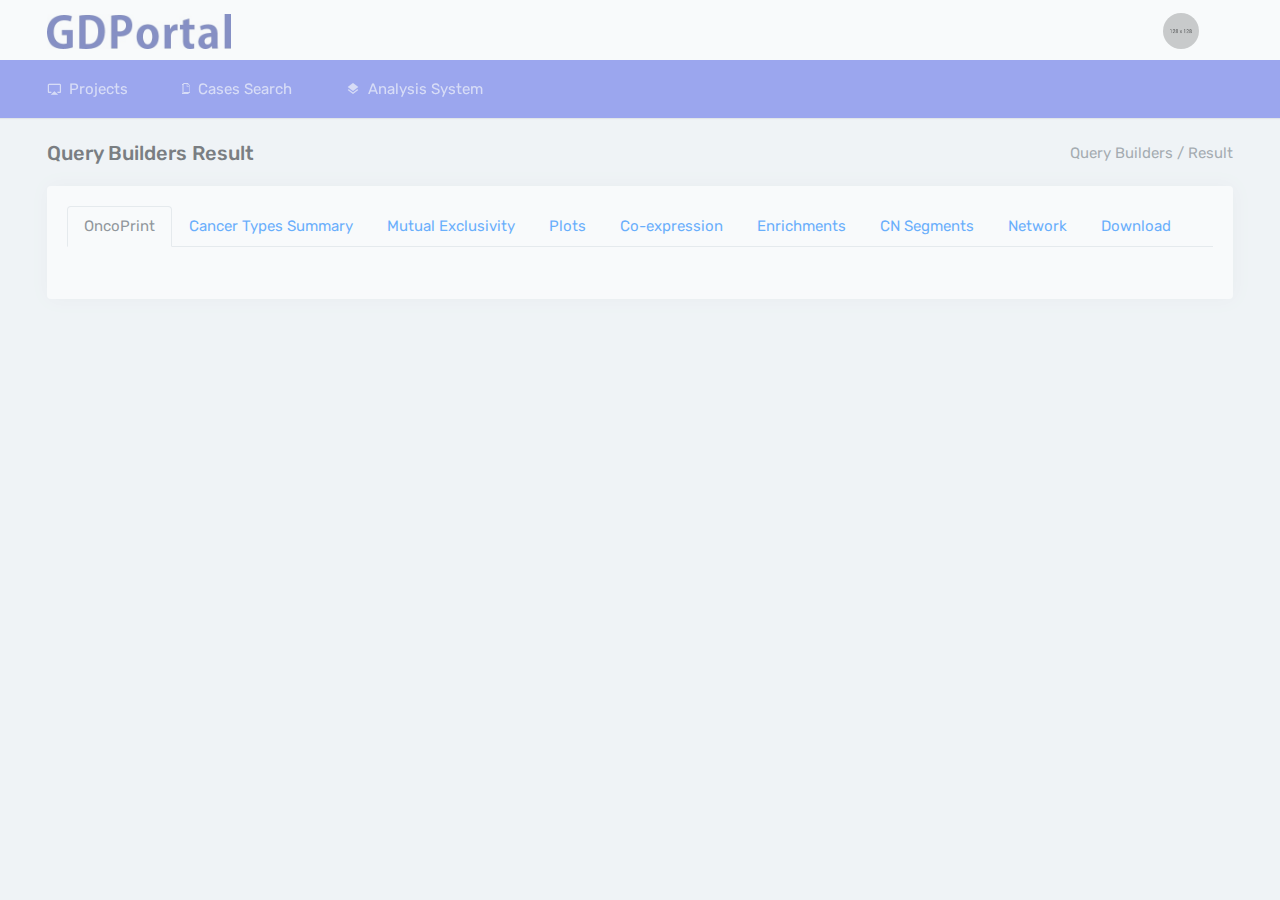
<file: query-builder-detail.html>
<!DOCTYPE html>
<html>
    <head>
        <meta charset="utf-8" />
        <meta http-equiv="X-UA-Compatible" content="IE=edge">
        <meta name="viewport" content="width=device-width, initial-scale=1.0, user-scalable=0, minimal-ui">
        <title>GDM portal</title>
        <meta content="Admin Dashboard" name="description" />
        <meta content="Mannatthemes" name="author" />
        <meta http-equiv="X-UA-Compatible" content="IE=edge" />

        <link rel="shortcut icon" href="assets/images/favicon.ico">

        <link href="assets/plugins/morris/morris.css" rel="stylesheet">

        
        <!--Chartist Chart CSS -->
        <link rel="stylesheet" href="assets/plugins/chartist/css/chartist.min.css">

        <!-- DataTables -->
        <link href="assets/plugins/datatables/dataTables.bootstrap4.min.css" rel="stylesheet" type="text/css" />
        <link href="assets/plugins/datatables/buttons.bootstrap4.min.css" rel="stylesheet" type="text/css" />


        <link href="assets/css/bootstrap.min.css" rel="stylesheet" type="text/css">
        <link href="assets/css/icons.css" rel="stylesheet" type="text/css">
        <link href="assets/css/style.css" rel="stylesheet" type="text/css">

    </head>


    <body>

        <!-- Loader -->
        <div id="preloader"><div id="status"><div class="spinner"></div></div></div>


        <!-- Navigation Bar-->
        <header id="topnav">
            <div class="topbar-main">
                <div class="container-fluid">

                    <!-- Logo container-->
                    <div class="logo">
                        <!-- Text Logo -->
                        <!--<a href="index.html" class="logo">-->
                        <!--Annex-->
                        <!--</a>-->
                        <!-- Image Logo -->
                        <a href="index.html" class="logo">
                            <img src="images/gdm_logo.png" alt="" height="22" class="logo-small">
                            <img src="images/gdm_logo.png" alt="" height="35" class="logo-large">
                        </a>

                    </div>
                    <!-- End Logo container-->


                    <div class="menu-extras topbar-custom">

                        <ul class="list-inline float-right mb-0">
                            

                            <!-- notification-->
                            <li class="list-inline-item dropdown notification-list">
                                <div class="dropdown-menu dropdown-menu-right dropdown-arrow dropdown-menu-lg">
                                    <!-- item-->
                                    <div class="dropdown-item noti-title">
                                        <h5>Notification (3)</h5>
                                    </div>

                                    <!-- item-->
                                    <a href="javascript:void(0);" class="dropdown-item notify-item">
                                        <div class="notify-icon bg-success"><i class="mdi mdi-cart-outline"></i></div>
                                        <p class="notify-details"><b>Your order is placed</b><small class="text-muted">Dummy text of the printing and typesetting industry.</small></p>
                                    </a>

                                    <!-- item-->
                                    <a href="javascript:void(0);" class="dropdown-item notify-item">
                                        <div class="notify-icon bg-warning"><i class="mdi mdi-message"></i></div>
                                        <p class="notify-details"><b>New Message received</b><small class="text-muted">You have 87 unread messages</small></p>
                                    </a>

                                    <!-- item-->
                                    <a href="javascript:void(0);" class="dropdown-item notify-item">
                                        <div class="notify-icon bg-info"><i class="mdi mdi-martini"></i></div>
                                        <p class="notify-details"><b>Your item is shipped</b><small class="text-muted">It is a long established fact that a reader will</small></p>
                                    </a>

                                    <!-- All-->
                                    <a href="javascript:void(0);" class="dropdown-item notify-item">
                                        View All
                                    </a>

                                </div>
                            </li>
                            <!-- User-->
                            <li class="list-inline-item dropdown notification-list">
                                <a class="nav-link dropdown-toggle arrow-none waves-effect nav-user" data-toggle="dropdown" href="#" role="button"
                                   aria-haspopup="false" aria-expanded="false">
                                    <img src="assets/images/users/avatar-1.jpg" alt="user" class="rounded-circle">
                                </a>
                                <div class="dropdown-menu dropdown-menu-right profile-dropdown ">
                                    <!-- item-->
                                    <div class="dropdown-item noti-title">
                                        <h5>Welcome</h5>
                                    </div>
                                    <a class="dropdown-item" href="#"><i class="mdi mdi-account-circle m-r-5 text-muted"></i> Profile</a>
                                    <a class="dropdown-item" href="#"><i class="mdi mdi-wallet m-r-5 text-muted"></i> My Wallet</a>
                                    <a class="dropdown-item" href="#"><span class="badge badge-success float-right">5</span><i class="mdi mdi-settings m-r-5 text-muted"></i> Settings</a>
                                    <a class="dropdown-item" href="#"><i class="mdi mdi-lock-open-outline m-r-5 text-muted"></i> Lock screen</a>
                                    <div class="dropdown-divider"></div>
                                    <a class="dropdown-item" href="#"><i class="mdi mdi-logout m-r-5 text-muted"></i> Logout</a>
                                </div>
                            </li>
                            <li class="menu-item list-inline-item">
                                <!-- Mobile menu toggle-->
                                <a class="navbar-toggle nav-link">
                                    <div class="lines">
                                        <span></span>
                                        <span></span>
                                        <span></span>
                                    </div>
                                </a>
                                <!-- End mobile menu toggle-->
                            </li>

                        </ul>
                    </div>
                    <!-- end menu-extras -->

                    <div class="clearfix"></div>

                </div> <!-- end container -->
            </div>
            <!-- end topbar-main -->

            <!-- MENU Start -->
            <div class="navbar-custom">
                <div class="container-fluid">
                    <div id="navigation">
                        <!-- Navigation Menu-->
                        <ul class="navigation-menu">

                            <li class="has-submenu">
                                <a href="index.html"><i class="mdi mdi-airplay"></i>Projects</a>
                            </li>

                            <li class="has-submenu">
                                <a href="cases.html"><i class="ion-ios7-copy-outline"></i>Cases Search</a>
                            </li>

                            <li class="has-submenu">
                                <a href="query-builder.html"><i class="mdi mdi-layers"></i>Analysis System</a>
                            </li>


                            
                        </ul>
                        <!-- End navigation menu -->
                    </div> <!-- end #navigation -->
                </div> <!-- end container -->
            </div> <!-- end navbar-custom -->
        </header>
        <!-- End Navigation Bar-->


        <div class="wrapper">
            <div class="container-fluid">

                <!-- Page-Title -->
                <div class="row">
                        <div class="col-sm-12">
                            <div class="page-title-box">
                                <div class="btn-group pull-right">
                                    <ol class="breadcrumb hide-phone p-0 m-0">
                                        <li class="breadcrumb-item active">Query Builders / Result</li>
                                    </ol>
                                </div>
                                <h4 class="page-title">Query Builders Result</h4>
                            </div>
                        </div>
                    </div>
                    <!-- end page title end breadcrumb -->

                <div class="row">
                    <div class="col-12">
                            <div class="card m-b-30">
                                <div class="card-body">

                                        <div class="row">
                                            <div class="col-12">
                                                    <ul class="nav nav-tabs" role="tablist">
                                                        <li class="nav-item">
                                                            <a class="nav-link active" data-toggle="tab" href="#home" role="tab">OncoPrint</a>
                                                        </li>
                                                        <li class="nav-item">
                                                            <a class="nav-link" data-toggle="tab" href="#profile" role="tab">Cancer Types Summary</a>
                                                        </li>
                                                        <li class="nav-item">
                                                            <a class="nav-link" data-toggle="tab" href="#profile" role="tab">Mutual Exclusivity</a>
                                                        </li>
                                                        <li class="nav-item">
                                                            <a class="nav-link" data-toggle="tab" href="#profile" role="tab">Plots</a>
                                                        </li>
                                                        <li class="nav-item">
                                                            <a class="nav-link" data-toggle="tab" href="#profile" role="tab">Co-expression</a>
                                                        </li>
                                                        <li class="nav-item">
                                                            <a class="nav-link" data-toggle="tab" href="#profile" role="tab">Enrichments</a>
                                                        </li>
                                                        <li class="nav-item">
                                                            <a class="nav-link" data-toggle="tab" href="#profile" role="tab">CN Segments</a>
                                                        </li>
                                                        <li class="nav-item">
                                                            <a class="nav-link" data-toggle="tab" href="#profile" role="tab">Network</a>
                                                        </li>
                                                        <li class="nav-item">
                                                            <a class="nav-link" data-toggle="tab" href="#profile" role="tab">Download</a>
                                                        </li>
                                                    </ul>
                    
                                                    <!-- Tab panes -->
                                                    <div class="tab-content">
                                                        <div class="tab-pane active p-3" id="home" role="tabpanel">

                                                        </div>
                                                    </div>


                                                    
                                        </div>
                                    </div>
                            </div>
                    </div>
                </div>

                </div>

            </div> <!-- end container -->
        </div>
        <!-- end wrapper -->



        <!-- jQuery  -->
        <script src="assets/js/jquery.min.js"></script>
        <script src="assets/js/popper.min.js"></script>
        <script src="assets/js/bootstrap.min.js"></script>
        <script src="assets/js/modernizr.min.js"></script>
        <script src="assets/js/waves.js"></script>
        <script src="assets/js/jquery.slimscroll.js"></script>
        <script src="assets/js/jquery.nicescroll.js"></script>
        <script src="assets/js/jquery.scrollTo.min.js"></script>

        <script src="assets/plugins/skycons/skycons.min.js"></script>
        <script src="assets/plugins/raphael/raphael-min.js"></script>
        <script src="assets/plugins/morris/morris.min.js"></script>
        
        <!-- Required datatable js -->
        <script src="assets/plugins/datatables/jquery.dataTables.min.js"></script>
        <script src="assets/plugins/datatables/dataTables.bootstrap4.min.js"></script>
        <!-- Buttons examples -->
        <script src="assets/plugins/datatables/dataTables.buttons.min.js"></script>
        <script src="assets/plugins/datatables/buttons.bootstrap4.min.js"></script>
        <script src="assets/plugins/datatables/jszip.min.js"></script>
        <script src="assets/plugins/datatables/pdfmake.min.js"></script>
        <script src="assets/plugins/datatables/vfs_fonts.js"></script>
        <script src="assets/plugins/datatables/buttons.html5.min.js"></script>
        <script src="assets/plugins/datatables/buttons.print.min.js"></script>
        <script src="assets/plugins/datatables/buttons.colVis.min.js"></script>
        <!-- Responsive examples -->
        <script src="assets/plugins/datatables/dataTables.responsive.min.js"></script>
        <script src="assets/plugins/datatables/responsive.bootstrap4.min.js"></script>

        <!-- Datatable init js -->
        <script src="assets/pages/datatables.init.js"></script>

        
        <!--Chartist Chart-->
        <script src="assets/plugins/chartist/js/chartist.min.js"></script>
        <script src="assets/plugins/chartist/js/chartist-plugin-tooltip.min.js"></script>
        <script src="assets/pages/chartist.init.js"></script>



        <!-- App js -->
        <script src="assets/js/app.js"></script>
        <script>
            /* BEGIN SVG WEATHER ICON */
            if (typeof Skycons !== 'undefined'){
           var icons = new Skycons(
               {"color": "#fff"},
               {"resizeClear": true}
               ),
                   list  = [
                       "clear-day", "clear-night", "partly-cloudy-day",
                       "partly-cloudy-night", "cloudy", "rain", "sleet", "snow", "wind",
                       "fog"
                   ],
                   i;

               for(i = list.length; i--; )
               icons.set(list[i], list[i]);
               icons.play();
           };

       // scroll

       $(document).ready(function() {
       
       $("#boxscroll").niceScroll({cursorborder:"",cursorcolor:"#cecece",boxzoom:true});
       $("#boxscroll2").niceScroll({cursorborder:"",cursorcolor:"#cecece",boxzoom:true}); 
       $('#datatable2').DataTable();  
       
       });
       </script>



    </body>
</html>
</file>
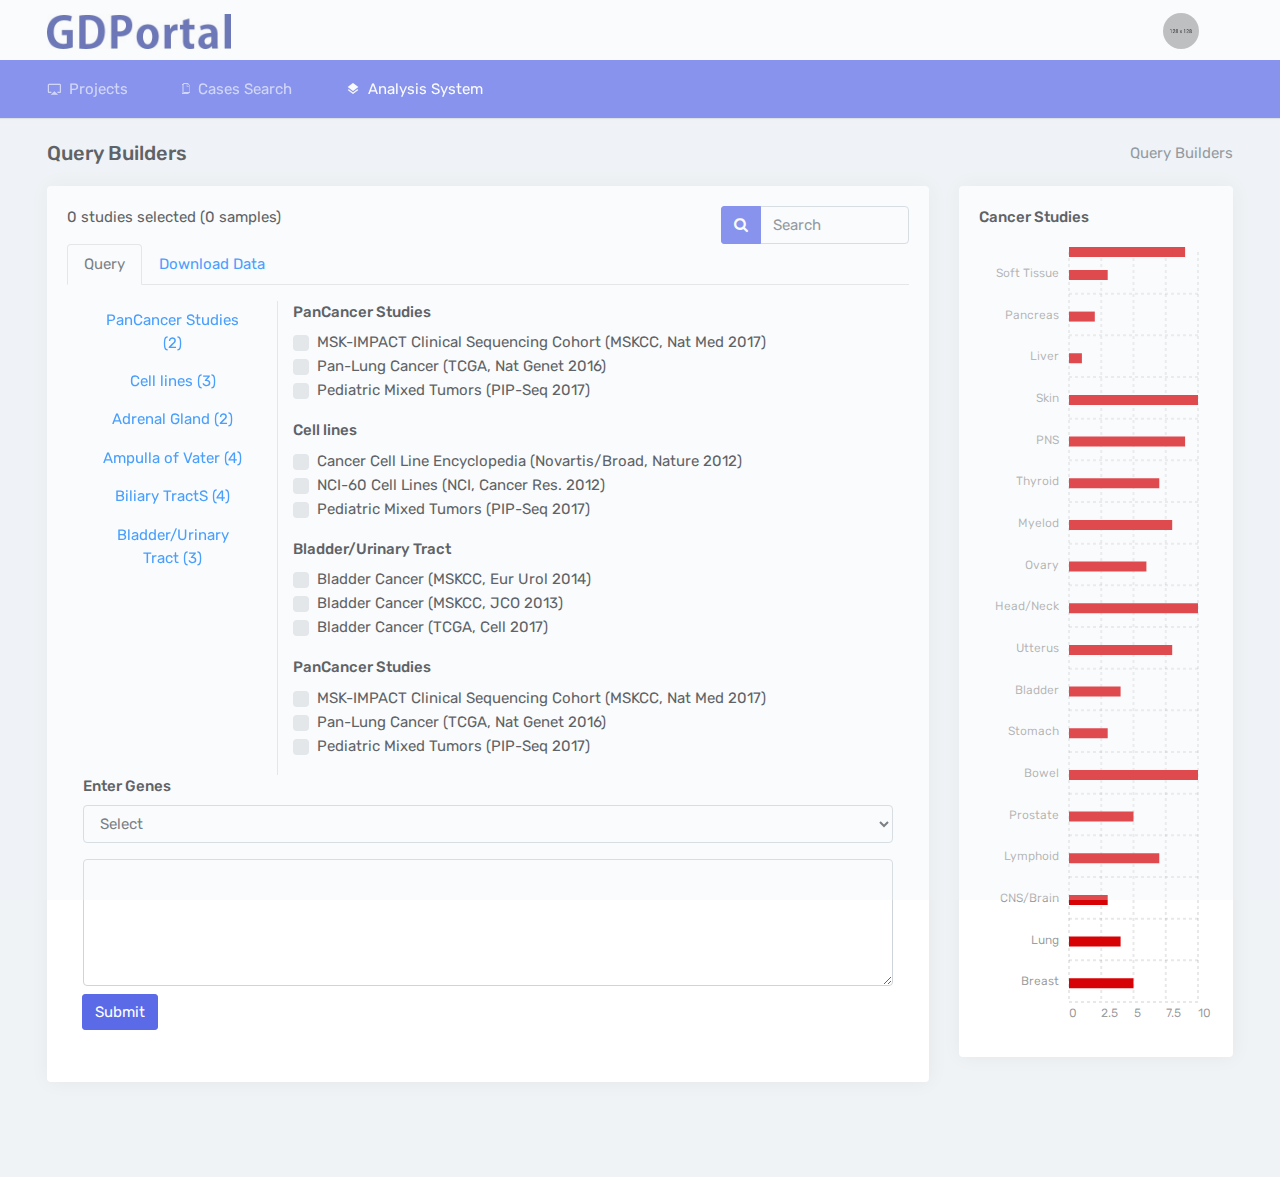
<file: query-builder.html>
<!DOCTYPE html>
<html>
    <head>
        <meta charset="utf-8" />
        <meta http-equiv="X-UA-Compatible" content="IE=edge">
        <meta name="viewport" content="width=device-width, initial-scale=1.0, user-scalable=0, minimal-ui">
        <title>GDM portal</title>
        <meta content="Admin Dashboard" name="description" />
        <meta content="Mannatthemes" name="author" />
        <meta http-equiv="X-UA-Compatible" content="IE=edge" />

        <link rel="shortcut icon" href="assets/images/favicon.ico">

        <link href="assets/plugins/morris/morris.css" rel="stylesheet">

        
        <!--Chartist Chart CSS -->
        <link rel="stylesheet" href="assets/plugins/chartist/css/chartist.min.css">

        <!-- DataTables -->
        <link href="assets/plugins/datatables/dataTables.bootstrap4.min.css" rel="stylesheet" type="text/css" />
        <link href="assets/plugins/datatables/buttons.bootstrap4.min.css" rel="stylesheet" type="text/css" />


        <link href="assets/css/bootstrap.min.css" rel="stylesheet" type="text/css">
        <link href="assets/css/icons.css" rel="stylesheet" type="text/css">
        <link href="assets/css/style.css" rel="stylesheet" type="text/css">

    </head>


    <body>

        <!-- Loader -->
        <div id="preloader"><div id="status"><div class="spinner"></div></div></div>


        <!-- Navigation Bar-->
        <header id="topnav">
            <div class="topbar-main">
                <div class="container-fluid">

                    <!-- Logo container-->
                    <div class="logo">
                        <!-- Text Logo -->
                        <!--<a href="index.html" class="logo">-->
                        <!--Annex-->
                        <!--</a>-->
                        <!-- Image Logo -->
                        <a href="index.html" class="logo">
                            <img src="images/gdm_logo.png" alt="" height="22" class="logo-small">
                            <img src="images/gdm_logo.png" alt="" height="35" class="logo-large">
                        </a>

                    </div>
                    <!-- End Logo container-->


                    <div class="menu-extras topbar-custom">

                        <ul class="list-inline float-right mb-0">
                            

                            <!-- notification-->
                            <li class="list-inline-item dropdown notification-list">
                                <div class="dropdown-menu dropdown-menu-right dropdown-arrow dropdown-menu-lg">
                                    <!-- item-->
                                    <div class="dropdown-item noti-title">
                                        <h5>Notification (3)</h5>
                                    </div>

                                    <!-- item-->
                                    <a href="javascript:void(0);" class="dropdown-item notify-item">
                                        <div class="notify-icon bg-success"><i class="mdi mdi-cart-outline"></i></div>
                                        <p class="notify-details"><b>Your order is placed</b><small class="text-muted">Dummy text of the printing and typesetting industry.</small></p>
                                    </a>

                                    <!-- item-->
                                    <a href="javascript:void(0);" class="dropdown-item notify-item">
                                        <div class="notify-icon bg-warning"><i class="mdi mdi-message"></i></div>
                                        <p class="notify-details"><b>New Message received</b><small class="text-muted">You have 87 unread messages</small></p>
                                    </a>

                                    <!-- item-->
                                    <a href="javascript:void(0);" class="dropdown-item notify-item">
                                        <div class="notify-icon bg-info"><i class="mdi mdi-martini"></i></div>
                                        <p class="notify-details"><b>Your item is shipped</b><small class="text-muted">It is a long established fact that a reader will</small></p>
                                    </a>

                                    <!-- All-->
                                    <a href="javascript:void(0);" class="dropdown-item notify-item">
                                        View All
                                    </a>

                                </div>
                            </li>
                            <!-- User-->
                            <li class="list-inline-item dropdown notification-list">
                                <a class="nav-link dropdown-toggle arrow-none waves-effect nav-user" data-toggle="dropdown" href="#" role="button"
                                   aria-haspopup="false" aria-expanded="false">
                                    <img src="assets/images/users/avatar-1.jpg" alt="user" class="rounded-circle">
                                </a>
                                <div class="dropdown-menu dropdown-menu-right profile-dropdown ">
                                    <!-- item-->
                                    <div class="dropdown-item noti-title">
                                        <h5>Welcome</h5>
                                    </div>
                                    <a class="dropdown-item" href="#"><i class="mdi mdi-account-circle m-r-5 text-muted"></i> Profile</a>
                                    <a class="dropdown-item" href="#"><i class="mdi mdi-wallet m-r-5 text-muted"></i> My Wallet</a>
                                    <a class="dropdown-item" href="#"><span class="badge badge-success float-right">5</span><i class="mdi mdi-settings m-r-5 text-muted"></i> Settings</a>
                                    <a class="dropdown-item" href="#"><i class="mdi mdi-lock-open-outline m-r-5 text-muted"></i> Lock screen</a>
                                    <div class="dropdown-divider"></div>
                                    <a class="dropdown-item" href="#"><i class="mdi mdi-logout m-r-5 text-muted"></i> Logout</a>
                                </div>
                            </li>
                            <li class="menu-item list-inline-item">
                                <!-- Mobile menu toggle-->
                                <a class="navbar-toggle nav-link">
                                    <div class="lines">
                                        <span></span>
                                        <span></span>
                                        <span></span>
                                    </div>
                                </a>
                                <!-- End mobile menu toggle-->
                            </li>

                        </ul>
                    </div>
                    <!-- end menu-extras -->

                    <div class="clearfix"></div>

                </div> <!-- end container -->
            </div>
            <!-- end topbar-main -->

            <!-- MENU Start -->
            <div class="navbar-custom">
                <div class="container-fluid">
                    <div id="navigation">
                        <!-- Navigation Menu-->
                        <ul class="navigation-menu">

                            <li class="has-submenu">
                                <a href="index.html"><i class="mdi mdi-airplay"></i>Projects</a>
                            </li>

                            <li class="has-submenu">
                                <a href="cases.html"><i class="ion-ios7-copy-outline"></i>Cases Search</a>
                            </li>

                            <li class="has-submenu">
                                <a href="query-builder.html"><i class="mdi mdi-layers"></i>Analysis System</a>
                            </li>


                            <!-- <li class="has-submenu">
                                <a href="#"><i class="mdi mdi-layers"></i>Advanced UI</a>
                                <ul class="submenu">
                                    <li><a href="advanced-highlight.html">Highlight</a></li>
                                    <li><a href="advanced-rating.html">Rating</a></li>
                                    <li><a href="advanced-alertify.html">Alertify</a></li>
                                    <li><a href="advanced-rangeslider.html">Range Slider</a></li>
                                </ul>
                            </li>

                            <li class="has-submenu">
                                <a href="#"><i class="mdi mdi-bullseye"></i>User Interface</a>
                                <ul class="submenu megamenu">
                                    <li>
                                        <ul>
                                            <li><a href="ui-buttons.html">Buttons</a></li>
                                            <li><a href="ui-cards.html">Cards</a></li>
                                            <li><a href="ui-tabs-accordions.html">Tabs &amp; Accordions</a></li>
                                            <li><a href="ui-modals.html">Modals</a></li>
                                            <li><a href="ui-images.html">Images</a></li>
                                            <li><a href="ui-alerts.html">Alerts</a></li>
                                        </ul>
                                    </li>
                                    <li>
                                        <ul>
                                            <li><a href="ui-progressbars.html">Progress Bars</a></li>
                                            <li><a href="ui-dropdowns.html">Dropdowns</a></li>
                                            <li><a href="ui-lightbox.html">Lightbox</a></li>
                                            <li><a href="ui-navs.html">Navs</a></li>
                                            <li><a href="ui-pagination.html">Pagination</a></li>
                                            <li><a href="ui-popover-tooltips.html">Popover & Tooltips</a></li>
                                        </ul>
                                    </li>
                                    <li>
                                        <ul>
                                            <li><a href="ui-badge.html">Badge</a></li>
                                            <li><a href="ui-carousel.html">Carousel</a></li>
                                            <li><a href="ui-video.html">Video</a></li>
                                            <li><a href="ui-typography.html">Typography</a></li>
                                            <li><a href="ui-sweet-alert.html">Sweet-Alert</a></li>
                                            <li><a href="ui-grid.html">Grid</a></li>
                                        </ul>
                                    </li>
                                </ul>
                            </li>

                            <li class="has-submenu">
                                <a href="#"><i class="mdi mdi-gauge"></i>Components</a>
                                <ul class="submenu">
                                    <li class="has-submenu">
                                        <a href="#">Forms</a>
                                        <ul class="submenu">
                                            <li><a href="form-elements.html">Form Elements</a></li>
                                            <li><a href="form-validation.html">Form Validation</a></li>
                                            <li><a href="form-advanced.html">Form Advanced</a></li>
                                            <li><a href="form-editors.html">Form Editors</a></li>
                                            <li><a href="form-uploads.html">Form File Upload</a></li>
                                            <li><a href="form-mask.html">Form Mask</a></li>
                                            <li><a href="form-summernote.html">Summernote</a></li>
                                            <li><a href="form-xeditable.html">Form Xeditable</a></li>
                                        </ul>
                                    </li>
                                    <li>
                                        <a href="calendar.html">Calendar</a>
                                    </li>
                                    <li class="has-submenu">
                                        <a href="#">Charts</a>
                                        <ul class="submenu">
                                            <li><a href="charts-morris.html">Morris Chart</a></li>
                                            <li><a href="charts-chartist.html">Chartist Chart</a></li>
                                            <li><a href="charts-chartjs.html">Chartjs Chart</a></li>
                                            <li><a href="charts-flot.html">Flot Chart</a></li>
                                            <li><a href="charts-c3.html">C3 Chart</a></li>
                                            <li><a href="charts-other.html">Jquery Knob Chart</a></li>
                                        </ul>
                                    </li>
                                    <li class="has-submenu">
                                        <a href="#">Tables </a>
                                        <ul class="submenu">
                                            <li><a href="tables-basic.html">Basic Tables</a></li>
                                            <li><a href="tables-datatable.html">Data Table</a></li>
                                            <li><a href="tables-responsive.html">Responsive Table</a></li>
                                            <li><a href="tables-editable.html">Editable Table</a></li>
                                        </ul>
                                    </li>
                                    <li class="has-submenu">
                                        <a href="#">Icons</a>
                                        <ul class="submenu">
                                            <li><a href="icons-material.html">Material Design</a></li>
                                            <li><a href="icons-ion.html">Ion Icons</a></li>
                                            <li><a href="icons-fontawesome.html">Font Awesome</a></li>
                                            <li><a href="icons-themify.html">Themify Icons</a></li>
                                            <li><a href="icons-dripicons.html">Dripicons</a></li>
                                            <li><a href="icons-typicons.html">Typicons Icons</a></li>
                                        </ul>
                                    </li>
                                    <li class="has-submenu">
                                        <a href="#">Maps</a>
                                        <ul class="submenu">
                                            <li><a href="maps-google.html"> Google Map</a></li>
                                            <li><a href="maps-vector.html"> Vector Map</a></li>
                                        </ul>
                                    </li>
                                </ul>
                            </li>

                            <li class="has-submenu">
                                <a href="#"><i class="mdi mdi-google-pages"></i>Pages</a>
                                <ul class="submenu megamenu">
                                    <li>
                                        <ul>
                                            <li><a href="pages-login.html">Login</a></li>
                                            <li><a href="pages-register.html">Register</a></li>
                                            <li><a href="pages-recoverpw.html">Recover Password</a></li>
                                            <li><a href="pages-lock-screen.html">Lock Screen</a></li>
                                        </ul>
                                    </li>
                                    <li>
                                        <ul>
                                            <li><a href="pages-blank.html">Blank Page</a></li>
                                            <li><a href="pages-404.html">Error 404</a></li>
                                            <li><a href="pages-500.html">Error 500</a></li>
                                        </ul>
                                    </li>
                                </ul>
                            </li> -->

                        </ul>
                        <!-- End navigation menu -->
                    </div> <!-- end #navigation -->
                </div> <!-- end container -->
            </div> <!-- end navbar-custom -->
        </header>
        <!-- End Navigation Bar-->


        <div class="wrapper">
            <div class="container-fluid">

                <!-- Page-Title -->
                <div class="row">
                        <div class="col-sm-12">
                            <div class="page-title-box">
                                <div class="btn-group pull-right">
                                    <ol class="breadcrumb hide-phone p-0 m-0">
                                        <li class="breadcrumb-item active">Query Builders</li>
                                    </ol>
                                </div>
                                <h4 class="page-title">Query Builders</h4>
                            </div>
                        </div>
                    </div>
                    <!-- end page title end breadcrumb -->

                <div class="row">
                    <div class="col-9">
                            <div class="card m-b-30">
                                <div class="card-body">
                                        <!-- Nav tabs -->
                                        <div class="row">
                                                <div class="col-sm-9">
                                                        0 studies selected (0 samples)
                                                </div>
                                                <div class="col-sm-3">
                                                        <div class="input-group">
                                                            <span class="input-group-prepend">
                                                                <button type="button" class="btn btn-primary"><i class="fa fa-search"></i></button>
                                                            </span>
                                                            <input type="text" id="example-input1-group2" name="example-input1-group2" class="form-control" placeholder="Search">
                                                        </div>
                                                </div>
                                        </div>

                                        <div class="row">
                                            <div class="col-12">
                                                    <ul class="nav nav-tabs" role="tablist">
                                                        <li class="nav-item">
                                                            <a class="nav-link active" data-toggle="tab" href="#home" role="tab">Query</a>
                                                        </li>
                                                        <li class="nav-item">
                                                            <a class="nav-link" data-toggle="tab" href="#profile" role="tab">Download Data</a>
                                                        </li>
                                                    </ul>
                    
                                                    <!-- Tab panes -->
                                                    <div class="tab-content">
                                                        <div class="tab-pane active p-3" id="home" role="tabpanel">
                                                                <div class="row">
                                                                    <div class="col-3 border-right">
                                                                        <div class="nav flex-column nav-pills text-center" id="v-pills-tab" role="tablist" aria-orientation="vertical">
                                                                                <a class="nav-link waves-effect waves-light" id="v-pills-home-tab" data-toggle="pill" href="#v-pills-home" role="tab" aria-controls="v-pills-home" aria-selected="true">PanCancer Studies (2)</a>
                                                                                <a class="nav-link waves-effect waves-light" id="v-pills-profile-tab" data-toggle="pill" href="#v-pills-profile" role="tab" aria-controls="v-pills-profile" aria-selected="false">Cell lines (3)</a>
                                                                                <a class="nav-link waves-effect waves-light" id="v-pills-messages-tab" data-toggle="pill" href="#v-pills-messages" role="tab" aria-controls="v-pills-messages" aria-selected="false">Adrenal Gland (2)</a>
                                                                                <a class="nav-link waves-effect waves-light" id="v-pills-settings-tab" data-toggle="pill" href="#v-pills-settings" role="tab" aria-controls="v-pills-settings" aria-selected="false">Ampulla of Vater (4)</a>
                                                                                <a class="nav-link waves-effect waves-light" id="v-pills-settings-tab" data-toggle="pill" href="#v-pills-settings" role="tab" aria-controls="v-pills-settings" aria-selected="false">Biliary TractS (4)</a>
                                                                                <a class="nav-link waves-effect waves-light" id="v-pills-settings-tab" data-toggle="pill" href="#v-pills-settings" role="tab" aria-controls="v-pills-settings" aria-selected="false">Bladder/Urinary Tract (3)</a>
                                                                        </div>
                                                                    </div>
                                                                    <div class="col-9">
                                                                        <div class="form-group">
                                                                            <div class="querybuilder-label">
                                                                                <label>PanCancer Studies</label>
                                                                            </div>
                                                                            <div>
                                                                                <div class="custom-control custom-checkbox">
                                                                                    <input type="checkbox" class="custom-control-input" id="customCheck1" data-parsley-multiple="groups"
                                                                                                data-parsley-mincheck="2">
                                                                                    <div class="custom-control-label" for="customCheck1">MSK-IMPACT Clinical Sequencing Cohort (MSKCC, Nat Med 2017)</div>
                                                                                </div>
                                                                                <div class="custom-control custom-checkbox">
                                                                                        <input type="checkbox" class="custom-control-input" id="customCheck1" data-parsley-multiple="groups"
                                                                                                    data-parsley-mincheck="2">
                                                                                        <div class="custom-control-label" for="customCheck1">Pan-Lung Cancer (TCGA, Nat Genet 2016)</div>
                                                                                    </div>
                                                                                <div class="custom-control custom-checkbox">
                                                                                        <input type="checkbox" class="custom-control-input" id="customCheck1" data-parsley-multiple="groups"
                                                                                                        data-parsley-mincheck="2">
                                                                                        <div class="custom-control-label" for="customCheck1">Pediatric Mixed Tumors (PIP-Seq 2017)</div>
                                                                                </div>
                                                                            </div>
                                                                        </div>


                                                                        <div class="form-group">
                                                                                <div class="querybuilder-label">
                                                                                    <label>Cell lines</label>
                                                                                </div>
                                                                                <div>
                                                                                    <div class="custom-control custom-checkbox">
                                                                                        <input type="checkbox" class="custom-control-input" id="customCheck1" data-parsley-multiple="groups"
                                                                                                    data-parsley-mincheck="2">
                                                                                        <div class="custom-control-label" for="customCheck1">Cancer Cell Line Encyclopedia (Novartis/Broad, Nature 2012)</div>
                                                                                    </div>
                                                                                    <div class="custom-control custom-checkbox">
                                                                                            <input type="checkbox" class="custom-control-input" id="customCheck1" data-parsley-multiple="groups"
                                                                                                        data-parsley-mincheck="2">
                                                                                            <div class="custom-control-label" for="customCheck1">NCI-60 Cell Lines (NCI, Cancer Res. 2012)</div>
                                                                                        </div>
                                                                                    <div class="custom-control custom-checkbox">
                                                                                            <input type="checkbox" class="custom-control-input" id="customCheck1" data-parsley-multiple="groups"
                                                                                                            data-parsley-mincheck="2">
                                                                                            <div class="custom-control-label" for="customCheck1">Pediatric Mixed Tumors (PIP-Seq 2017)</div>
                                                                                    </div>
                                                                                </div>
                                                                        </div>

                                                                        <div class="form-group">
                                                                                <div class="querybuilder-label">
                                                                                    <label>Bladder/Urinary Tract</label>
                                                                                </div>
                                                                                <div>
                                                                                    <div class="custom-control custom-checkbox">
                                                                                        <input type="checkbox" class="custom-control-input" id="customCheck1" data-parsley-multiple="groups"
                                                                                                    data-parsley-mincheck="2">
                                                                                        <div class="custom-control-label" for="customCheck1">Bladder Cancer (MSKCC, Eur Urol 2014)</div>
                                                                                    </div>
                                                                                    <div class="custom-control custom-checkbox">
                                                                                            <input type="checkbox" class="custom-control-input" id="customCheck1" data-parsley-multiple="groups"
                                                                                                        data-parsley-mincheck="2">
                                                                                            <div class="custom-control-label" for="customCheck1">Bladder Cancer (MSKCC, JCO 2013)</div>
                                                                                        </div>
                                                                                    <div class="custom-control custom-checkbox">
                                                                                            <input type="checkbox" class="custom-control-input" id="customCheck1" data-parsley-multiple="groups"
                                                                                                            data-parsley-mincheck="2">
                                                                                            <div class="custom-control-label" for="customCheck1">Bladder Cancer (TCGA, Cell 2017)</div>
                                                                                    </div>
                                                                                </div>
                                                                        </div>

                                                                        <div class="form-group">
                                                                                <div class="querybuilder-label">
                                                                                    <label>PanCancer Studies</label>
                                                                                </div>
                                                                                <div>
                                                                                    <div class="custom-control custom-checkbox">
                                                                                        <input type="checkbox" class="custom-control-input" id="customCheck1" data-parsley-multiple="groups"
                                                                                                    data-parsley-mincheck="2">
                                                                                        <div class="custom-control-label" for="customCheck1">MSK-IMPACT Clinical Sequencing Cohort (MSKCC, Nat Med 2017)</div>
                                                                                    </div>
                                                                                    <div class="custom-control custom-checkbox">
                                                                                            <input type="checkbox" class="custom-control-input" id="customCheck1" data-parsley-multiple="groups"
                                                                                                        data-parsley-mincheck="2">
                                                                                            <div class="custom-control-label" for="customCheck1">Pan-Lung Cancer (TCGA, Nat Genet 2016)</div>
                                                                                        </div>
                                                                                    <div class="custom-control custom-checkbox">
                                                                                            <input type="checkbox" class="custom-control-input" id="customCheck1" data-parsley-multiple="groups"
                                                                                                            data-parsley-mincheck="2">
                                                                                            <div class="custom-control-label" for="customCheck1">Pediatric Mixed Tumors (PIP-Seq 2017)</div>
                                                                                    </div>
                                                                                </div>
                                                                        </div>


                                                                    </div>
                                                                </div>

                                                                <div class="row">
                                                                        <div class="form-group col-12">
                                                                                <label>Enter Genes</label>
                                                                                <div>
                                                                                        <div class="form-group row">
                                                                                                <div class="col-sm-12">
                                                                                                    <select class="form-control">
                                                                                                        <option>Select</option>
                                                                                                        <option>Prostate Cancer: AR Signaling (10 genes)</option>
                                                                                                        <option>Ovarian Cancer: Oncogenes associated with epithelial ovarian cancer (17 genes)</option>
                                                                                                    </select>
                                                                                                </div>
                                                                                            </div>
                                                                                    <textarea required class="form-control" rows="5"></textarea>
                                                                                    
                                                                                    <span class="input-group-append mt-2">
                                                                                        <a href="query-builder-detail.html"><button type="button" class="btn btn-primary">Submit</button></a>
                                                                                    </span>
                                                                                </div>
                                                                        </div>
                                                                </div>

                                                        </div>
                                                    </div>


                                                    
                                        </div>
                                    </div>
                            </div>
                    </div>
                </div>

                <!-- side bar -->
                <div class="col-3">
                        <div class="card m-b-30">
                            <div class="card-body">
                                    <label>Cancer Studies</label>
                                    <div id="overlapping-bars" class="right-chart ct-golden-section"></div>
                            </div>
                        </div>
                </div>

                </div>

            </div> <!-- end container -->
        </div>
        <!-- end wrapper -->



        <!-- jQuery  -->
        <script src="assets/js/jquery.min.js"></script>
        <script src="assets/js/popper.min.js"></script>
        <script src="assets/js/bootstrap.min.js"></script>
        <script src="assets/js/modernizr.min.js"></script>
        <script src="assets/js/waves.js"></script>
        <script src="assets/js/jquery.slimscroll.js"></script>
        <script src="assets/js/jquery.nicescroll.js"></script>
        <script src="assets/js/jquery.scrollTo.min.js"></script>

        <script src="assets/plugins/skycons/skycons.min.js"></script>
        <script src="assets/plugins/raphael/raphael-min.js"></script>
        <script src="assets/plugins/morris/morris.min.js"></script>
        
        <!-- Required datatable js -->
        <script src="assets/plugins/datatables/jquery.dataTables.min.js"></script>
        <script src="assets/plugins/datatables/dataTables.bootstrap4.min.js"></script>
        <!-- Buttons examples -->
        <script src="assets/plugins/datatables/dataTables.buttons.min.js"></script>
        <script src="assets/plugins/datatables/buttons.bootstrap4.min.js"></script>
        <script src="assets/plugins/datatables/jszip.min.js"></script>
        <script src="assets/plugins/datatables/pdfmake.min.js"></script>
        <script src="assets/plugins/datatables/vfs_fonts.js"></script>
        <script src="assets/plugins/datatables/buttons.html5.min.js"></script>
        <script src="assets/plugins/datatables/buttons.print.min.js"></script>
        <script src="assets/plugins/datatables/buttons.colVis.min.js"></script>
        <!-- Responsive examples -->
        <script src="assets/plugins/datatables/dataTables.responsive.min.js"></script>
        <script src="assets/plugins/datatables/responsive.bootstrap4.min.js"></script>

        <!-- Datatable init js -->
        <script src="assets/pages/datatables.init.js"></script>

        
        <!--Chartist Chart-->
        <script src="assets/plugins/chartist/js/chartist.min.js"></script>
        <script src="assets/plugins/chartist/js/chartist-plugin-tooltip.min.js"></script>
        <script src="assets/pages/chartist.init.js"></script>



        <!-- App js -->
        <script src="assets/js/app.js"></script>
        <script>
            /* BEGIN SVG WEATHER ICON */
            if (typeof Skycons !== 'undefined'){
           var icons = new Skycons(
               {"color": "#fff"},
               {"resizeClear": true}
               ),
                   list  = [
                       "clear-day", "clear-night", "partly-cloudy-day",
                       "partly-cloudy-night", "cloudy", "rain", "sleet", "snow", "wind",
                       "fog"
                   ],
                   i;

               for(i = list.length; i--; )
               icons.set(list[i], list[i]);
               icons.play();
           };

       // scroll

       $(document).ready(function() {
       
       $("#boxscroll").niceScroll({cursorborder:"",cursorcolor:"#cecece",boxzoom:true});
       $("#boxscroll2").niceScroll({cursorborder:"",cursorcolor:"#cecece",boxzoom:true}); 
       $('#datatable2').DataTable();  
       
       });
       </script>



    </body>
</html>
</file>
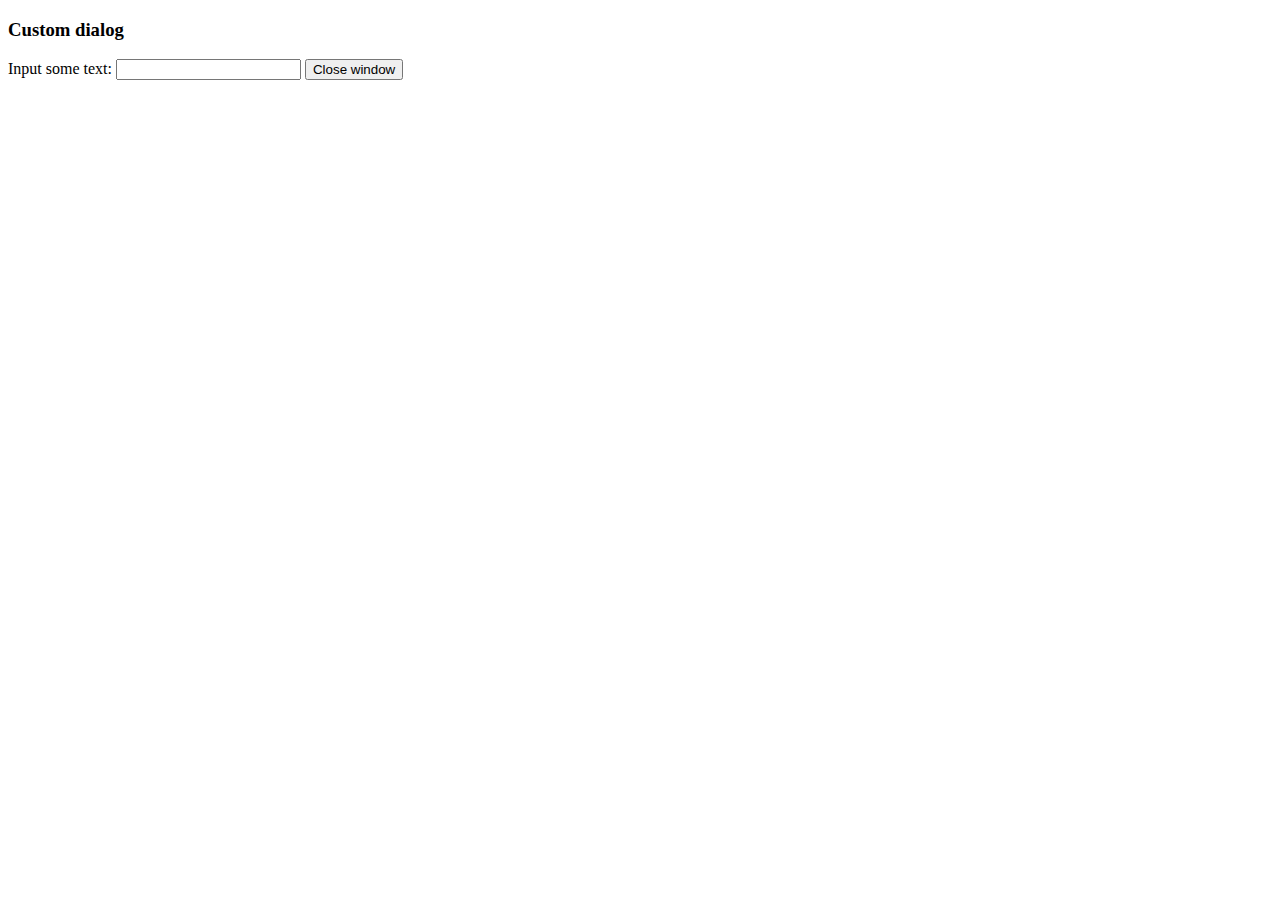
<file: assets/plugins/tinymce/plugins/example/dialog.html>
<!DOCTYPE html>
<html>
<body>
	<h3>Custom dialog</h3>
	Input some text: <input id="content">
	<button onclick="top.tinymce.activeEditor.windowManager.getWindows()[0].close();">Close window</button>
</body>
</html>
</file>
<file: assets/plugins/morris/morris.css>
.morris-hover{position:absolute;z-index:1000}.morris-hover.morris-default-style{border-radius:10px;padding:6px;color:#666;background:rgba(255,255,255,0.8);border:solid 2px rgba(230,230,230,0.8);font-family:sans-serif;font-size:12px;text-align:center}.morris-hover.morris-default-style .morris-hover-row-label{font-weight:bold;margin:0.25em 0}
.morris-hover.morris-default-style .morris-hover-point{white-space:nowrap;margin:0.1em 0}
</file>
<file: css/cases.css>
.pie-wrapper{
    padding : 15px;    
}
.pie-center{
    text-align: center;
}
</file>
<file: assets/plugins/chartist/css/chartist.min.css>
.ct-double-octave:after,.ct-major-eleventh:after,.ct-major-second:after,.ct-major-seventh:after,.ct-major-sixth:after,.ct-major-tenth:after,.ct-major-third:after,.ct-major-twelfth:after,.ct-minor-second:after,.ct-minor-seventh:after,.ct-minor-sixth:after,.ct-minor-third:after,.ct-octave:after,.ct-perfect-fifth:after,.ct-perfect-fourth:after,.ct-square:after{content:"";clear:both}.ct-label{fill:rgba(0,0,0,.4);color:rgba(0,0,0,.4);font-size:.75rem;line-height:1}.ct-chart-bar .ct-label,.ct-chart-line .ct-label{display:block;display:-webkit-box;display:-moz-box;display:-ms-flexbox;display:-webkit-flex;display:flex}.ct-label.ct-horizontal.ct-start{-webkit-box-align:flex-end;-webkit-align-items:flex-end;-ms-flex-align:flex-end;align-items:flex-end;-webkit-box-pack:flex-start;-webkit-justify-content:flex-start;-ms-flex-pack:flex-start;justify-content:flex-start;text-align:left;text-anchor:start}.ct-label.ct-horizontal.ct-end{-webkit-box-align:flex-start;-webkit-align-items:flex-start;-ms-flex-align:flex-start;align-items:flex-start;-webkit-box-pack:flex-start;-webkit-justify-content:flex-start;-ms-flex-pack:flex-start;justify-content:flex-start;text-align:left;text-anchor:start}.ct-label.ct-vertical.ct-start{-webkit-box-align:flex-end;-webkit-align-items:flex-end;-ms-flex-align:flex-end;align-items:flex-end;-webkit-box-pack:flex-end;-webkit-justify-content:flex-end;-ms-flex-pack:flex-end;justify-content:flex-end;text-align:right;text-anchor:end}.ct-label.ct-vertical.ct-end{-webkit-box-align:flex-end;-webkit-align-items:flex-end;-ms-flex-align:flex-end;align-items:flex-end;-webkit-box-pack:flex-start;-webkit-justify-content:flex-start;-ms-flex-pack:flex-start;justify-content:flex-start;text-align:left;text-anchor:start}.ct-chart-bar .ct-label.ct-horizontal.ct-start{-webkit-box-align:flex-end;-webkit-align-items:flex-end;-ms-flex-align:flex-end;align-items:flex-end;-webkit-box-pack:center;-webkit-justify-content:center;-ms-flex-pack:center;justify-content:center;text-align:center;text-anchor:start}.ct-chart-bar .ct-label.ct-horizontal.ct-end{-webkit-box-align:flex-start;-webkit-align-items:flex-start;-ms-flex-align:flex-start;align-items:flex-start;-webkit-box-pack:center;-webkit-justify-content:center;-ms-flex-pack:center;justify-content:center;text-align:center;text-anchor:start}.ct-chart-bar.ct-horizontal-bars .ct-label.ct-horizontal.ct-start{-webkit-box-align:flex-end;-webkit-align-items:flex-end;-ms-flex-align:flex-end;align-items:flex-end;-webkit-box-pack:flex-start;-webkit-justify-content:flex-start;-ms-flex-pack:flex-start;justify-content:flex-start;text-align:left;text-anchor:start}.ct-chart-bar.ct-horizontal-bars .ct-label.ct-horizontal.ct-end{-webkit-box-align:flex-start;-webkit-align-items:flex-start;-ms-flex-align:flex-start;align-items:flex-start;-webkit-box-pack:flex-start;-webkit-justify-content:flex-start;-ms-flex-pack:flex-start;justify-content:flex-start;text-align:left;text-anchor:start}.ct-chart-bar.ct-horizontal-bars .ct-label.ct-vertical.ct-start{-webkit-box-align:center;-webkit-align-items:center;-ms-flex-align:center;align-items:center;-webkit-box-pack:flex-end;-webkit-justify-content:flex-end;-ms-flex-pack:flex-end;justify-content:flex-end;text-align:right;text-anchor:end}.ct-chart-bar.ct-horizontal-bars .ct-label.ct-vertical.ct-end{-webkit-box-align:center;-webkit-align-items:center;-ms-flex-align:center;align-items:center;-webkit-box-pack:flex-start;-webkit-justify-content:flex-start;-ms-flex-pack:flex-start;justify-content:flex-start;text-align:left;text-anchor:end}.ct-grid{stroke:rgba(0,0,0,.2);stroke-width:1px;stroke-dasharray:2px}.ct-point{stroke-width:10px;stroke-linecap:round}.ct-line{fill:none;stroke-width:4px}.ct-area{stroke:none;fill-opacity:.1}.ct-bar{fill:none;stroke-width:10px}.ct-slice-donut{fill:none;stroke-width:60px}.ct-series-a .ct-bar,.ct-series-a .ct-line,.ct-series-a .ct-point,.ct-series-a .ct-slice-donut{stroke:#d70206}.ct-series-a .ct-area,.ct-series-a .ct-slice-pie{fill:#d70206}.ct-series-b .ct-bar,.ct-series-b .ct-line,.ct-series-b .ct-point,.ct-series-b .ct-slice-donut{stroke:#f05b4f}.ct-series-b .ct-area,.ct-series-b .ct-slice-pie{fill:#f05b4f}.ct-series-c .ct-bar,.ct-series-c .ct-line,.ct-series-c .ct-point,.ct-series-c .ct-slice-donut{stroke:#f4c63d}.ct-series-c .ct-area,.ct-series-c .ct-slice-pie{fill:#f4c63d}.ct-series-d .ct-bar,.ct-series-d .ct-line,.ct-series-d .ct-point,.ct-series-d .ct-slice-donut{stroke:#d17905}.ct-series-d .ct-area,.ct-series-d .ct-slice-pie{fill:#d17905}.ct-series-e .ct-bar,.ct-series-e .ct-line,.ct-series-e .ct-point,.ct-series-e .ct-slice-donut{stroke:#453d3f}.ct-series-e .ct-area,.ct-series-e .ct-slice-pie{fill:#453d3f}.ct-series-f .ct-bar,.ct-series-f .ct-line,.ct-series-f .ct-point,.ct-series-f .ct-slice-donut{stroke:#59922b}.ct-series-f .ct-area,.ct-series-f .ct-slice-pie{fill:#59922b}.ct-series-g .ct-bar,.ct-series-g .ct-line,.ct-series-g .ct-point,.ct-series-g .ct-slice-donut{stroke:#0544d3}.ct-series-g .ct-area,.ct-series-g .ct-slice-pie{fill:#0544d3}.ct-series-h .ct-bar,.ct-series-h .ct-line,.ct-series-h .ct-point,.ct-series-h .ct-slice-donut{stroke:#6b0392}.ct-series-h .ct-area,.ct-series-h .ct-slice-pie{fill:#6b0392}.ct-series-i .ct-bar,.ct-series-i .ct-line,.ct-series-i .ct-point,.ct-series-i .ct-slice-donut{stroke:#f05b4f}.ct-series-i .ct-area,.ct-series-i .ct-slice-pie{fill:#f05b4f}.ct-series-j .ct-bar,.ct-series-j .ct-line,.ct-series-j .ct-point,.ct-series-j .ct-slice-donut{stroke:#dda458}.ct-series-j .ct-area,.ct-series-j .ct-slice-pie{fill:#dda458}.ct-series-k .ct-bar,.ct-series-k .ct-line,.ct-series-k .ct-point,.ct-series-k .ct-slice-donut{stroke:#eacf7d}.ct-series-k .ct-area,.ct-series-k .ct-slice-pie{fill:#eacf7d}.ct-series-l .ct-bar,.ct-series-l .ct-line,.ct-series-l .ct-point,.ct-series-l .ct-slice-donut{stroke:#86797d}.ct-series-l .ct-area,.ct-series-l .ct-slice-pie{fill:#86797d}.ct-series-m .ct-bar,.ct-series-m .ct-line,.ct-series-m .ct-point,.ct-series-m .ct-slice-donut{stroke:#b2c326}.ct-series-m .ct-area,.ct-series-m .ct-slice-pie{fill:#b2c326}.ct-series-n .ct-bar,.ct-series-n .ct-line,.ct-series-n .ct-point,.ct-series-n .ct-slice-donut{stroke:#6188e2}.ct-series-n .ct-area,.ct-series-n .ct-slice-pie{fill:#6188e2}.ct-series-o .ct-bar,.ct-series-o .ct-line,.ct-series-o .ct-point,.ct-series-o .ct-slice-donut{stroke:#a748ca}.ct-series-o .ct-area,.ct-series-o .ct-slice-pie{fill:#a748ca}.ct-square{display:block;position:relative;width:100%}.ct-square:before{display:block;float:left;content:"";width:0;height:0;padding-bottom:100%}.ct-square:after{display:table}.ct-square>svg{display:block;position:absolute;top:0;left:0}.ct-minor-second{display:block;position:relative;width:100%}.ct-minor-second:before{display:block;float:left;content:"";width:0;height:0;padding-bottom:93.75%}.ct-minor-second:after{display:table}.ct-minor-second>svg{display:block;position:absolute;top:0;left:0}.ct-major-second{display:block;position:relative;width:100%}.ct-major-second:before{display:block;float:left;content:"";width:0;height:0;padding-bottom:88.8888888889%}.ct-major-second:after{display:table}.ct-major-second>svg{display:block;position:absolute;top:0;left:0}.ct-minor-third{display:block;position:relative;width:100%}.ct-minor-third:before{display:block;float:left;content:"";width:0;height:0;padding-bottom:83.3333333333%}.ct-minor-third:after{display:table}.ct-minor-third>svg{display:block;position:absolute;top:0;left:0}.ct-major-third{display:block;position:relative;width:100%}.ct-major-third:before{display:block;float:left;content:"";width:0;height:0;padding-bottom:80%}.ct-major-third:after{display:table}.ct-major-third>svg{display:block;position:absolute;top:0;left:0}.ct-perfect-fourth{display:block;position:relative;width:100%}.ct-perfect-fourth:before{display:block;float:left;content:"";width:0;height:0;padding-bottom:75%}.ct-perfect-fourth:after{display:table}.ct-perfect-fourth>svg{display:block;position:absolute;top:0;left:0}.ct-perfect-fifth{display:block;position:relative;width:100%}.ct-perfect-fifth:before{display:block;float:left;content:"";width:0;height:0;padding-bottom:66.6666666667%}.ct-perfect-fifth:after{display:table}.ct-perfect-fifth>svg{display:block;position:absolute;top:0;left:0}.ct-minor-sixth{display:block;position:relative;width:100%}.ct-minor-sixth:before{display:block;float:left;content:"";width:0;height:0;padding-bottom:62.5%}.ct-minor-sixth:after{display:table}.ct-minor-sixth>svg{display:block;position:absolute;top:0;left:0}.ct-golden-section{display:block;position:relative;width:100%}.ct-golden-section:before{display:block;float:left;content:"";width:0;height:0;padding-bottom:61.804697157%}.ct-golden-section:after{content:"";display:table;clear:both}.ct-golden-section>svg{display:block;position:absolute;top:0;left:0}.ct-major-sixth{display:block;position:relative;width:100%}.ct-major-sixth:before{display:block;float:left;content:"";width:0;height:0;padding-bottom:60%}.ct-major-sixth:after{display:table}.ct-major-sixth>svg{display:block;position:absolute;top:0;left:0}.ct-minor-seventh{display:block;position:relative;width:100%}.ct-minor-seventh:before{display:block;float:left;content:"";width:0;height:0;padding-bottom:56.25%}.ct-minor-seventh:after{display:table}.ct-minor-seventh>svg{display:block;position:absolute;top:0;left:0}.ct-major-seventh{display:block;position:relative;width:100%}.ct-major-seventh:before{display:block;float:left;content:"";width:0;height:0;padding-bottom:53.3333333333%}.ct-major-seventh:after{display:table}.ct-major-seventh>svg{display:block;position:absolute;top:0;left:0}.ct-octave{display:block;position:relative;width:100%}.ct-octave:before{display:block;float:left;content:"";width:0;height:0;padding-bottom:50%}.ct-octave:after{display:table}.ct-octave>svg{display:block;position:absolute;top:0;left:0}.ct-major-tenth{display:block;position:relative;width:100%}.ct-major-tenth:before{display:block;float:left;content:"";width:0;height:0;padding-bottom:40%}.ct-major-tenth:after{display:table}.ct-major-tenth>svg{display:block;position:absolute;top:0;left:0}.ct-major-eleventh{display:block;position:relative;width:100%}.ct-major-eleventh:before{display:block;float:left;content:"";width:0;height:0;padding-bottom:37.5%}.ct-major-eleventh:after{display:table}.ct-major-eleventh>svg{display:block;position:absolute;top:0;left:0}.ct-major-twelfth{display:block;position:relative;width:100%}.ct-major-twelfth:before{display:block;float:left;content:"";width:0;height:0;padding-bottom:33.3333333333%}.ct-major-twelfth:after{display:table}.ct-major-twelfth>svg{display:block;position:absolute;top:0;left:0}.ct-double-octave{display:block;position:relative;width:100%}.ct-double-octave:before{display:block;float:left;content:"";width:0;height:0;padding-bottom:25%}.ct-double-octave:after{display:table}.ct-double-octave>svg{display:block;position:absolute;top:0;left:0}
</file>
<file: assets/plugins/datatables/buttons.bootstrap4.min.css>
div.dt-button-info{position:fixed;top:50%;left:50%;width:400px;margin-top:-100px;margin-left:-200px;background-color:white;border:2px solid #111;box-shadow:3px 3px 8px rgba(0,0,0,0.3);border-radius:3px;text-align:center;z-index:21}div.dt-button-info h2{padding:0.5em;margin:0;font-weight:normal;border-bottom:1px solid #ddd;background-color:#f3f3f3}div.dt-button-info>div{padding:1em}ul.dt-button-collection.dropdown-menu{display:block;z-index:2002;-webkit-column-gap:8px;-moz-column-gap:8px;-ms-column-gap:8px;-o-column-gap:8px;column-gap:8px}ul.dt-button-collection.dropdown-menu.fixed{position:fixed;top:50%;left:50%;margin-left:-75px;border-radius:0}ul.dt-button-collection.dropdown-menu.fixed.two-column{margin-left:-150px}ul.dt-button-collection.dropdown-menu.fixed.three-column{margin-left:-225px}ul.dt-button-collection.dropdown-menu.fixed.four-column{margin-left:-300px}ul.dt-button-collection.dropdown-menu>*{-webkit-column-break-inside:avoid;break-inside:avoid}ul.dt-button-collection.dropdown-menu.two-column{width:300px;padding-bottom:1px;-webkit-column-count:2;-moz-column-count:2;-ms-column-count:2;-o-column-count:2;column-count:2}ul.dt-button-collection.dropdown-menu.three-column{width:450px;padding-bottom:1px;-webkit-column-count:3;-moz-column-count:3;-ms-column-count:3;-o-column-count:3;column-count:3}ul.dt-button-collection.dropdown-menu.four-column{width:600px;padding-bottom:1px;-webkit-column-count:4;-moz-column-count:4;-ms-column-count:4;-o-column-count:4;column-count:4}ul.dt-button-collection{-webkit-column-gap:8px;-moz-column-gap:8px;-ms-column-gap:8px;-o-column-gap:8px;column-gap:8px}ul.dt-button-collection.fixed{position:fixed;top:50%;left:50%;margin-left:-75px;border-radius:0}ul.dt-button-collection.fixed.two-column{margin-left:-150px}ul.dt-button-collection.fixed.three-column{margin-left:-225px}ul.dt-button-collection.fixed.four-column{margin-left:-300px}ul.dt-button-collection>*{-webkit-column-break-inside:avoid;break-inside:avoid}ul.dt-button-collection.two-column{width:300px;padding-bottom:1px;-webkit-column-count:2;-moz-column-count:2;-ms-column-count:2;-o-column-count:2;column-count:2}ul.dt-button-collection.three-column{width:450px;padding-bottom:1px;-webkit-column-count:3;-moz-column-count:3;-ms-column-count:3;-o-column-count:3;column-count:3}ul.dt-button-collection.four-column{width:600px;padding-bottom:1px;-webkit-column-count:4;-moz-column-count:4;-ms-column-count:4;-o-column-count:4;column-count:4}ul.dt-button-collection.fixed{max-width:none}ul.dt-button-collection.fixed:before,ul.dt-button-collection.fixed:after{display:none}div.dt-button-background{position:fixed;top:0;left:0;width:100%;height:100%;z-index:999}@media screen and (max-width: 767px){div.dt-buttons{float:none;width:100%;text-align:center;margin-bottom:0.5em}div.dt-buttons a.btn{float:none}}
</file>
<file: assets/css/icons.css>
@charset "UTF-8";
/*
 Template Name: Annex - Bootstrap 4 Admin Dashboard
 Author: Mannatthemes
 Website: www.mannatthemes.com
 File: Icons
 */
/*!
 *  Font Awesome 4.7.0 by @davegandy - http://fontawesome.io - @fontawesome
 *  License - http://fontawesome.io/license (Font: SIL OFL 1.1, CSS: MIT License)
 */
/* FONT PATH
 * -------------------------- */
@font-face {
  font-family: 'FontAwesome';
  src: url("../fonts/fontawesome-webfont.eot?v=4.7.0");
  src: url("../fonts/fontawesome-webfont.eot?#iefix&v=4.7.0") format("embedded-opentype"), url("../fonts/fontawesome-webfont.woff2?v=4.7.0") format("woff2"), url("../fonts/fontawesome-webfont.woff?v=4.7.0") format("woff"), url("../fonts/fontawesome-webfont.ttf?v=4.7.0") format("truetype"), url("../fonts/fontawesome-webfont.svg?v=4.7.0#fontawesomeregular") format("svg");
  font-weight: normal;
  font-style: normal;
}

.fa {
  display: inline-block;
  font: normal normal normal 14px/1 FontAwesome;
  font-size: inherit;
  text-rendering: auto;
  -webkit-font-smoothing: antialiased;
  -moz-osx-font-smoothing: grayscale;
}

/* makes the font 33% larger relative to the icon container */
.fa-lg {
  font-size: 1.33333em;
  line-height: 0.75em;
  vertical-align: -15%;
}

.fa-2x {
  font-size: 2em;
}

.fa-3x {
  font-size: 3em;
}

.fa-4x {
  font-size: 4em;
}

.fa-5x {
  font-size: 5em;
}

.fa-fw {
  width: 1.28571em;
  text-align: center;
}

.fa-ul {
  padding-left: 0;
  margin-left: 2.14286em;
  list-style-type: none;
}

.fa-ul > li {
  position: relative;
}

.fa-li {
  position: absolute;
  left: -2.14286em;
  width: 2.14286em;
  top: 0.14286em;
  text-align: center;
}

.fa-li.fa-lg {
  left: -1.85714em;
}

.fa-border {
  padding: .2em .25em .15em;
  border: solid 0.08em #eee;
  border-radius: .1em;
}

.fa-pull-left {
  float: left;
}

.fa-pull-right {
  float: right;
}

.fa.fa-pull-left {
  margin-right: .3em;
}

.fa.fa-pull-right {
  margin-left: .3em;
}

/* Deprecated as of 4.4.0 */
.pull-right {
  float: right;
}

.pull-left {
  float: left;
}

.fa.pull-left {
  margin-right: .3em;
}

.fa.pull-right {
  margin-left: .3em;
}

.fa-spin {
  -webkit-animation: fa-spin 2s infinite linear;
  animation: fa-spin 2s infinite linear;
}

.fa-pulse {
  -webkit-animation: fa-spin 1s infinite steps(8);
  animation: fa-spin 1s infinite steps(8);
}

@-webkit-keyframes fa-spin {
  0% {
    -webkit-transform: rotate(0deg);
    transform: rotate(0deg);
  }
  100% {
    -webkit-transform: rotate(359deg);
    transform: rotate(359deg);
  }
}

@keyframes fa-spin {
  0% {
    -webkit-transform: rotate(0deg);
    transform: rotate(0deg);
  }
  100% {
    -webkit-transform: rotate(359deg);
    transform: rotate(359deg);
  }
}

.fa-rotate-90 {
  -ms-filter: "progid:DXImageTransform.Microsoft.BasicImage(rotation=1)";
  -webkit-transform: rotate(90deg);
  transform: rotate(90deg);
}

.fa-rotate-180 {
  -ms-filter: "progid:DXImageTransform.Microsoft.BasicImage(rotation=2)";
  -webkit-transform: rotate(180deg);
  transform: rotate(180deg);
}

.fa-rotate-270 {
  -ms-filter: "progid:DXImageTransform.Microsoft.BasicImage(rotation=3)";
  -webkit-transform: rotate(270deg);
  transform: rotate(270deg);
}

.fa-flip-horizontal {
  -ms-filter: "progid:DXImageTransform.Microsoft.BasicImage(rotation=0, mirror=1)";
  -webkit-transform: scale(-1, 1);
  transform: scale(-1, 1);
}

.fa-flip-vertical {
  -ms-filter: "progid:DXImageTransform.Microsoft.BasicImage(rotation=2, mirror=1)";
  -webkit-transform: scale(1, -1);
  transform: scale(1, -1);
}

:root .fa-rotate-90,
:root .fa-rotate-180,
:root .fa-rotate-270,
:root .fa-flip-horizontal,
:root .fa-flip-vertical {
  -webkit-filter: none;
          filter: none;
}

.fa-stack {
  position: relative;
  display: inline-block;
  width: 2em;
  height: 2em;
  line-height: 2em;
  vertical-align: middle;
}

.fa-stack-1x, .fa-stack-2x {
  position: absolute;
  left: 0;
  width: 100%;
  text-align: center;
}

.fa-stack-1x {
  line-height: inherit;
}

.fa-stack-2x {
  font-size: 2em;
}

.fa-inverse {
  color: #fff;
}

/* Font Awesome uses the Unicode Private Use Area (PUA) to ensure screen
   readers do not read off random characters that represent icons */
.fa-glass:before {
  content: "";
}

.fa-music:before {
  content: "";
}

.fa-search:before {
  content: "";
}

.fa-envelope-o:before {
  content: "";
}

.fa-heart:before {
  content: "";
}

.fa-star:before {
  content: "";
}

.fa-star-o:before {
  content: "";
}

.fa-user:before {
  content: "";
}

.fa-film:before {
  content: "";
}

.fa-th-large:before {
  content: "";
}

.fa-th:before {
  content: "";
}

.fa-th-list:before {
  content: "";
}

.fa-check:before {
  content: "";
}

.fa-remove:before,
.fa-close:before,
.fa-times:before {
  content: "";
}

.fa-search-plus:before {
  content: "";
}

.fa-search-minus:before {
  content: "";
}

.fa-power-off:before {
  content: "";
}

.fa-signal:before {
  content: "";
}

.fa-gear:before,
.fa-cog:before {
  content: "";
}

.fa-trash-o:before {
  content: "";
}

.fa-home:before {
  content: "";
}

.fa-file-o:before {
  content: "";
}

.fa-clock-o:before {
  content: "";
}

.fa-road:before {
  content: "";
}

.fa-download:before {
  content: "";
}

.fa-arrow-circle-o-down:before {
  content: "";
}

.fa-arrow-circle-o-up:before {
  content: "";
}

.fa-inbox:before {
  content: "";
}

.fa-play-circle-o:before {
  content: "";
}

.fa-rotate-right:before,
.fa-repeat:before {
  content: "";
}

.fa-refresh:before {
  content: "";
}

.fa-list-alt:before {
  content: "";
}

.fa-lock:before {
  content: "";
}

.fa-flag:before {
  content: "";
}

.fa-headphones:before {
  content: "";
}

.fa-volume-off:before {
  content: "";
}

.fa-volume-down:before {
  content: "";
}

.fa-volume-up:before {
  content: "";
}

.fa-qrcode:before {
  content: "";
}

.fa-barcode:before {
  content: "";
}

.fa-tag:before {
  content: "";
}

.fa-tags:before {
  content: "";
}

.fa-book:before {
  content: "";
}

.fa-bookmark:before {
  content: "";
}

.fa-print:before {
  content: "";
}

.fa-camera:before {
  content: "";
}

.fa-font:before {
  content: "";
}

.fa-bold:before {
  content: "";
}

.fa-italic:before {
  content: "";
}

.fa-text-height:before {
  content: "";
}

.fa-text-width:before {
  content: "";
}

.fa-align-left:before {
  content: "";
}

.fa-align-center:before {
  content: "";
}

.fa-align-right:before {
  content: "";
}

.fa-align-justify:before {
  content: "";
}

.fa-list:before {
  content: "";
}

.fa-dedent:before,
.fa-outdent:before {
  content: "";
}

.fa-indent:before {
  content: "";
}

.fa-video-camera:before {
  content: "";
}

.fa-photo:before,
.fa-image:before,
.fa-picture-o:before {
  content: "";
}

.fa-pencil:before {
  content: "";
}

.fa-map-marker:before {
  content: "";
}

.fa-adjust:before {
  content: "";
}

.fa-tint:before {
  content: "";
}

.fa-edit:before,
.fa-pencil-square-o:before {
  content: "";
}

.fa-share-square-o:before {
  content: "";
}

.fa-check-square-o:before {
  content: "";
}

.fa-arrows:before {
  content: "";
}

.fa-step-backward:before {
  content: "";
}

.fa-fast-backward:before {
  content: "";
}

.fa-backward:before {
  content: "";
}

.fa-play:before {
  content: "";
}

.fa-pause:before {
  content: "";
}

.fa-stop:before {
  content: "";
}

.fa-forward:before {
  content: "";
}

.fa-fast-forward:before {
  content: "";
}

.fa-step-forward:before {
  content: "";
}

.fa-eject:before {
  content: "";
}

.fa-chevron-left:before {
  content: "";
}

.fa-chevron-right:before {
  content: "";
}

.fa-plus-circle:before {
  content: "";
}

.fa-minus-circle:before {
  content: "";
}

.fa-times-circle:before {
  content: "";
}

.fa-check-circle:before {
  content: "";
}

.fa-question-circle:before {
  content: "";
}

.fa-info-circle:before {
  content: "";
}

.fa-crosshairs:before {
  content: "";
}

.fa-times-circle-o:before {
  content: "";
}

.fa-check-circle-o:before {
  content: "";
}

.fa-ban:before {
  content: "";
}

.fa-arrow-left:before {
  content: "";
}

.fa-arrow-right:before {
  content: "";
}

.fa-arrow-up:before {
  content: "";
}

.fa-arrow-down:before {
  content: "";
}

.fa-mail-forward:before,
.fa-share:before {
  content: "";
}

.fa-expand:before {
  content: "";
}

.fa-compress:before {
  content: "";
}

.fa-plus:before {
  content: "";
}

.fa-minus:before {
  content: "";
}

.fa-asterisk:before {
  content: "";
}

.fa-exclamation-circle:before {
  content: "";
}

.fa-gift:before {
  content: "";
}

.fa-leaf:before {
  content: "";
}

.fa-fire:before {
  content: "";
}

.fa-eye:before {
  content: "";
}

.fa-eye-slash:before {
  content: "";
}

.fa-warning:before,
.fa-exclamation-triangle:before {
  content: "";
}

.fa-plane:before {
  content: "";
}

.fa-calendar:before {
  content: "";
}

.fa-random:before {
  content: "";
}

.fa-comment:before {
  content: "";
}

.fa-magnet:before {
  content: "";
}

.fa-chevron-up:before {
  content: "";
}

.fa-chevron-down:before {
  content: "";
}

.fa-retweet:before {
  content: "";
}

.fa-shopping-cart:before {
  content: "";
}

.fa-folder:before {
  content: "";
}

.fa-folder-open:before {
  content: "";
}

.fa-arrows-v:before {
  content: "";
}

.fa-arrows-h:before {
  content: "";
}

.fa-bar-chart-o:before,
.fa-bar-chart:before {
  content: "";
}

.fa-twitter-square:before {
  content: "";
}

.fa-facebook-square:before {
  content: "";
}

.fa-camera-retro:before {
  content: "";
}

.fa-key:before {
  content: "";
}

.fa-gears:before,
.fa-cogs:before {
  content: "";
}

.fa-comments:before {
  content: "";
}

.fa-thumbs-o-up:before {
  content: "";
}

.fa-thumbs-o-down:before {
  content: "";
}

.fa-star-half:before {
  content: "";
}

.fa-heart-o:before {
  content: "";
}

.fa-sign-out:before {
  content: "";
}

.fa-linkedin-square:before {
  content: "";
}

.fa-thumb-tack:before {
  content: "";
}

.fa-external-link:before {
  content: "";
}

.fa-sign-in:before {
  content: "";
}

.fa-trophy:before {
  content: "";
}

.fa-github-square:before {
  content: "";
}

.fa-upload:before {
  content: "";
}

.fa-lemon-o:before {
  content: "";
}

.fa-phone:before {
  content: "";
}

.fa-square-o:before {
  content: "";
}

.fa-bookmark-o:before {
  content: "";
}

.fa-phone-square:before {
  content: "";
}

.fa-twitter:before {
  content: "";
}

.fa-facebook-f:before,
.fa-facebook:before {
  content: "";
}

.fa-github:before {
  content: "";
}

.fa-unlock:before {
  content: "";
}

.fa-credit-card:before {
  content: "";
}

.fa-feed:before,
.fa-rss:before {
  content: "";
}

.fa-hdd-o:before {
  content: "";
}

.fa-bullhorn:before {
  content: "";
}

.fa-bell:before {
  content: "";
}

.fa-certificate:before {
  content: "";
}

.fa-hand-o-right:before {
  content: "";
}

.fa-hand-o-left:before {
  content: "";
}

.fa-hand-o-up:before {
  content: "";
}

.fa-hand-o-down:before {
  content: "";
}

.fa-arrow-circle-left:before {
  content: "";
}

.fa-arrow-circle-right:before {
  content: "";
}

.fa-arrow-circle-up:before {
  content: "";
}

.fa-arrow-circle-down:before {
  content: "";
}

.fa-globe:before {
  content: "";
}

.fa-wrench:before {
  content: "";
}

.fa-tasks:before {
  content: "";
}

.fa-filter:before {
  content: "";
}

.fa-briefcase:before {
  content: "";
}

.fa-arrows-alt:before {
  content: "";
}

.fa-group:before,
.fa-users:before {
  content: "";
}

.fa-chain:before,
.fa-link:before {
  content: "";
}

.fa-cloud:before {
  content: "";
}

.fa-flask:before {
  content: "";
}

.fa-cut:before,
.fa-scissors:before {
  content: "";
}

.fa-copy:before,
.fa-files-o:before {
  content: "";
}

.fa-paperclip:before {
  content: "";
}

.fa-save:before,
.fa-floppy-o:before {
  content: "";
}

.fa-square:before {
  content: "";
}

.fa-navicon:before,
.fa-reorder:before,
.fa-bars:before {
  content: "";
}

.fa-list-ul:before {
  content: "";
}

.fa-list-ol:before {
  content: "";
}

.fa-strikethrough:before {
  content: "";
}

.fa-underline:before {
  content: "";
}

.fa-table:before {
  content: "";
}

.fa-magic:before {
  content: "";
}

.fa-truck:before {
  content: "";
}

.fa-pinterest:before {
  content: "";
}

.fa-pinterest-square:before {
  content: "";
}

.fa-google-plus-square:before {
  content: "";
}

.fa-google-plus:before {
  content: "";
}

.fa-money:before {
  content: "";
}

.fa-caret-down:before {
  content: "";
}

.fa-caret-up:before {
  content: "";
}

.fa-caret-left:before {
  content: "";
}

.fa-caret-right:before {
  content: "";
}

.fa-columns:before {
  content: "";
}

.fa-unsorted:before,
.fa-sort:before {
  content: "";
}

.fa-sort-down:before,
.fa-sort-desc:before {
  content: "";
}

.fa-sort-up:before,
.fa-sort-asc:before {
  content: "";
}

.fa-envelope:before {
  content: "";
}

.fa-linkedin:before {
  content: "";
}

.fa-rotate-left:before,
.fa-undo:before {
  content: "";
}

.fa-legal:before,
.fa-gavel:before {
  content: "";
}

.fa-dashboard:before,
.fa-tachometer:before {
  content: "";
}

.fa-comment-o:before {
  content: "";
}

.fa-comments-o:before {
  content: "";
}

.fa-flash:before,
.fa-bolt:before {
  content: "";
}

.fa-sitemap:before {
  content: "";
}

.fa-umbrella:before {
  content: "";
}

.fa-paste:before,
.fa-clipboard:before {
  content: "";
}

.fa-lightbulb-o:before {
  content: "";
}

.fa-exchange:before {
  content: "";
}

.fa-cloud-download:before {
  content: "";
}

.fa-cloud-upload:before {
  content: "";
}

.fa-user-md:before {
  content: "";
}

.fa-stethoscope:before {
  content: "";
}

.fa-suitcase:before {
  content: "";
}

.fa-bell-o:before {
  content: "";
}

.fa-coffee:before {
  content: "";
}

.fa-cutlery:before {
  content: "";
}

.fa-file-text-o:before {
  content: "";
}

.fa-building-o:before {
  content: "";
}

.fa-hospital-o:before {
  content: "";
}

.fa-ambulance:before {
  content: "";
}

.fa-medkit:before {
  content: "";
}

.fa-fighter-jet:before {
  content: "";
}

.fa-beer:before {
  content: "";
}

.fa-h-square:before {
  content: "";
}

.fa-plus-square:before {
  content: "";
}

.fa-angle-double-left:before {
  content: "";
}

.fa-angle-double-right:before {
  content: "";
}

.fa-angle-double-up:before {
  content: "";
}

.fa-angle-double-down:before {
  content: "";
}

.fa-angle-left:before {
  content: "";
}

.fa-angle-right:before {
  content: "";
}

.fa-angle-up:before {
  content: "";
}

.fa-angle-down:before {
  content: "";
}

.fa-desktop:before {
  content: "";
}

.fa-laptop:before {
  content: "";
}

.fa-tablet:before {
  content: "";
}

.fa-mobile-phone:before,
.fa-mobile:before {
  content: "";
}

.fa-circle-o:before {
  content: "";
}

.fa-quote-left:before {
  content: "";
}

.fa-quote-right:before {
  content: "";
}

.fa-spinner:before {
  content: "";
}

.fa-circle:before {
  content: "";
}

.fa-mail-reply:before,
.fa-reply:before {
  content: "";
}

.fa-github-alt:before {
  content: "";
}

.fa-folder-o:before {
  content: "";
}

.fa-folder-open-o:before {
  content: "";
}

.fa-smile-o:before {
  content: "";
}

.fa-frown-o:before {
  content: "";
}

.fa-meh-o:before {
  content: "";
}

.fa-gamepad:before {
  content: "";
}

.fa-keyboard-o:before {
  content: "";
}

.fa-flag-o:before {
  content: "";
}

.fa-flag-checkered:before {
  content: "";
}

.fa-terminal:before {
  content: "";
}

.fa-code:before {
  content: "";
}

.fa-mail-reply-all:before,
.fa-reply-all:before {
  content: "";
}

.fa-star-half-empty:before,
.fa-star-half-full:before,
.fa-star-half-o:before {
  content: "";
}

.fa-location-arrow:before {
  content: "";
}

.fa-crop:before {
  content: "";
}

.fa-code-fork:before {
  content: "";
}

.fa-unlink:before,
.fa-chain-broken:before {
  content: "";
}

.fa-question:before {
  content: "";
}

.fa-info:before {
  content: "";
}

.fa-exclamation:before {
  content: "";
}

.fa-superscript:before {
  content: "";
}

.fa-subscript:before {
  content: "";
}

.fa-eraser:before {
  content: "";
}

.fa-puzzle-piece:before {
  content: "";
}

.fa-microphone:before {
  content: "";
}

.fa-microphone-slash:before {
  content: "";
}

.fa-shield:before {
  content: "";
}

.fa-calendar-o:before {
  content: "";
}

.fa-fire-extinguisher:before {
  content: "";
}

.fa-rocket:before {
  content: "";
}

.fa-maxcdn:before {
  content: "";
}

.fa-chevron-circle-left:before {
  content: "";
}

.fa-chevron-circle-right:before {
  content: "";
}

.fa-chevron-circle-up:before {
  content: "";
}

.fa-chevron-circle-down:before {
  content: "";
}

.fa-html5:before {
  content: "";
}

.fa-css3:before {
  content: "";
}

.fa-anchor:before {
  content: "";
}

.fa-unlock-alt:before {
  content: "";
}

.fa-bullseye:before {
  content: "";
}

.fa-ellipsis-h:before {
  content: "";
}

.fa-ellipsis-v:before {
  content: "";
}

.fa-rss-square:before {
  content: "";
}

.fa-play-circle:before {
  content: "";
}

.fa-ticket:before {
  content: "";
}

.fa-minus-square:before {
  content: "";
}

.fa-minus-square-o:before {
  content: "";
}

.fa-level-up:before {
  content: "";
}

.fa-level-down:before {
  content: "";
}

.fa-check-square:before {
  content: "";
}

.fa-pencil-square:before {
  content: "";
}

.fa-external-link-square:before {
  content: "";
}

.fa-share-square:before {
  content: "";
}

.fa-compass:before {
  content: "";
}

.fa-toggle-down:before,
.fa-caret-square-o-down:before {
  content: "";
}

.fa-toggle-up:before,
.fa-caret-square-o-up:before {
  content: "";
}

.fa-toggle-right:before,
.fa-caret-square-o-right:before {
  content: "";
}

.fa-euro:before,
.fa-eur:before {
  content: "";
}

.fa-gbp:before {
  content: "";
}

.fa-dollar:before,
.fa-usd:before {
  content: "";
}

.fa-rupee:before,
.fa-inr:before {
  content: "";
}

.fa-cny:before,
.fa-rmb:before,
.fa-yen:before,
.fa-jpy:before {
  content: "";
}

.fa-ruble:before,
.fa-rouble:before,
.fa-rub:before {
  content: "";
}

.fa-won:before,
.fa-krw:before {
  content: "";
}

.fa-bitcoin:before,
.fa-btc:before {
  content: "";
}

.fa-file:before {
  content: "";
}

.fa-file-text:before {
  content: "";
}

.fa-sort-alpha-asc:before {
  content: "";
}

.fa-sort-alpha-desc:before {
  content: "";
}

.fa-sort-amount-asc:before {
  content: "";
}

.fa-sort-amount-desc:before {
  content: "";
}

.fa-sort-numeric-asc:before {
  content: "";
}

.fa-sort-numeric-desc:before {
  content: "";
}

.fa-thumbs-up:before {
  content: "";
}

.fa-thumbs-down:before {
  content: "";
}

.fa-youtube-square:before {
  content: "";
}

.fa-youtube:before {
  content: "";
}

.fa-xing:before {
  content: "";
}

.fa-xing-square:before {
  content: "";
}

.fa-youtube-play:before {
  content: "";
}

.fa-dropbox:before {
  content: "";
}

.fa-stack-overflow:before {
  content: "";
}

.fa-instagram:before {
  content: "";
}

.fa-flickr:before {
  content: "";
}

.fa-adn:before {
  content: "";
}

.fa-bitbucket:before {
  content: "";
}

.fa-bitbucket-square:before {
  content: "";
}

.fa-tumblr:before {
  content: "";
}

.fa-tumblr-square:before {
  content: "";
}

.fa-long-arrow-down:before {
  content: "";
}

.fa-long-arrow-up:before {
  content: "";
}

.fa-long-arrow-left:before {
  content: "";
}

.fa-long-arrow-right:before {
  content: "";
}

.fa-apple:before {
  content: "";
}

.fa-windows:before {
  content: "";
}

.fa-android:before {
  content: "";
}

.fa-linux:before {
  content: "";
}

.fa-dribbble:before {
  content: "";
}

.fa-skype:before {
  content: "";
}

.fa-foursquare:before {
  content: "";
}

.fa-trello:before {
  content: "";
}

.fa-female:before {
  content: "";
}

.fa-male:before {
  content: "";
}

.fa-gittip:before,
.fa-gratipay:before {
  content: "";
}

.fa-sun-o:before {
  content: "";
}

.fa-moon-o:before {
  content: "";
}

.fa-archive:before {
  content: "";
}

.fa-bug:before {
  content: "";
}

.fa-vk:before {
  content: "";
}

.fa-weibo:before {
  content: "";
}

.fa-renren:before {
  content: "";
}

.fa-pagelines:before {
  content: "";
}

.fa-stack-exchange:before {
  content: "";
}

.fa-arrow-circle-o-right:before {
  content: "";
}

.fa-arrow-circle-o-left:before {
  content: "";
}

.fa-toggle-left:before,
.fa-caret-square-o-left:before {
  content: "";
}

.fa-dot-circle-o:before {
  content: "";
}

.fa-wheelchair:before {
  content: "";
}

.fa-vimeo-square:before {
  content: "";
}

.fa-turkish-lira:before,
.fa-try:before {
  content: "";
}

.fa-plus-square-o:before {
  content: "";
}

.fa-space-shuttle:before {
  content: "";
}

.fa-slack:before {
  content: "";
}

.fa-envelope-square:before {
  content: "";
}

.fa-wordpress:before {
  content: "";
}

.fa-openid:before {
  content: "";
}

.fa-institution:before,
.fa-bank:before,
.fa-university:before {
  content: "";
}

.fa-mortar-board:before,
.fa-graduation-cap:before {
  content: "";
}

.fa-yahoo:before {
  content: "";
}

.fa-google:before {
  content: "";
}

.fa-reddit:before {
  content: "";
}

.fa-reddit-square:before {
  content: "";
}

.fa-stumbleupon-circle:before {
  content: "";
}

.fa-stumbleupon:before {
  content: "";
}

.fa-delicious:before {
  content: "";
}

.fa-digg:before {
  content: "";
}

.fa-pied-piper-pp:before {
  content: "";
}

.fa-pied-piper-alt:before {
  content: "";
}

.fa-drupal:before {
  content: "";
}

.fa-joomla:before {
  content: "";
}

.fa-language:before {
  content: "";
}

.fa-fax:before {
  content: "";
}

.fa-building:before {
  content: "";
}

.fa-child:before {
  content: "";
}

.fa-paw:before {
  content: "";
}

.fa-spoon:before {
  content: "";
}

.fa-cube:before {
  content: "";
}

.fa-cubes:before {
  content: "";
}

.fa-behance:before {
  content: "";
}

.fa-behance-square:before {
  content: "";
}

.fa-steam:before {
  content: "";
}

.fa-steam-square:before {
  content: "";
}

.fa-recycle:before {
  content: "";
}

.fa-automobile:before,
.fa-car:before {
  content: "";
}

.fa-cab:before,
.fa-taxi:before {
  content: "";
}

.fa-tree:before {
  content: "";
}

.fa-spotify:before {
  content: "";
}

.fa-deviantart:before {
  content: "";
}

.fa-soundcloud:before {
  content: "";
}

.fa-database:before {
  content: "";
}

.fa-file-pdf-o:before {
  content: "";
}

.fa-file-word-o:before {
  content: "";
}

.fa-file-excel-o:before {
  content: "";
}

.fa-file-powerpoint-o:before {
  content: "";
}

.fa-file-photo-o:before,
.fa-file-picture-o:before,
.fa-file-image-o:before {
  content: "";
}

.fa-file-zip-o:before,
.fa-file-archive-o:before {
  content: "";
}

.fa-file-sound-o:before,
.fa-file-audio-o:before {
  content: "";
}

.fa-file-movie-o:before,
.fa-file-video-o:before {
  content: "";
}

.fa-file-code-o:before {
  content: "";
}

.fa-vine:before {
  content: "";
}

.fa-codepen:before {
  content: "";
}

.fa-jsfiddle:before {
  content: "";
}

.fa-life-bouy:before,
.fa-life-buoy:before,
.fa-life-saver:before,
.fa-support:before,
.fa-life-ring:before {
  content: "";
}

.fa-circle-o-notch:before {
  content: "";
}

.fa-ra:before,
.fa-resistance:before,
.fa-rebel:before {
  content: "";
}

.fa-ge:before,
.fa-empire:before {
  content: "";
}

.fa-git-square:before {
  content: "";
}

.fa-git:before {
  content: "";
}

.fa-y-combinator-square:before,
.fa-yc-square:before,
.fa-hacker-news:before {
  content: "";
}

.fa-tencent-weibo:before {
  content: "";
}

.fa-qq:before {
  content: "";
}

.fa-wechat:before,
.fa-weixin:before {
  content: "";
}

.fa-send:before,
.fa-paper-plane:before {
  content: "";
}

.fa-send-o:before,
.fa-paper-plane-o:before {
  content: "";
}

.fa-history:before {
  content: "";
}

.fa-circle-thin:before {
  content: "";
}

.fa-header:before {
  content: "";
}

.fa-paragraph:before {
  content: "";
}

.fa-sliders:before {
  content: "";
}

.fa-share-alt:before {
  content: "";
}

.fa-share-alt-square:before {
  content: "";
}

.fa-bomb:before {
  content: "";
}

.fa-soccer-ball-o:before,
.fa-futbol-o:before {
  content: "";
}

.fa-tty:before {
  content: "";
}

.fa-binoculars:before {
  content: "";
}

.fa-plug:before {
  content: "";
}

.fa-slideshare:before {
  content: "";
}

.fa-twitch:before {
  content: "";
}

.fa-yelp:before {
  content: "";
}

.fa-newspaper-o:before {
  content: "";
}

.fa-wifi:before {
  content: "";
}

.fa-calculator:before {
  content: "";
}

.fa-paypal:before {
  content: "";
}

.fa-google-wallet:before {
  content: "";
}

.fa-cc-visa:before {
  content: "";
}

.fa-cc-mastercard:before {
  content: "";
}

.fa-cc-discover:before {
  content: "";
}

.fa-cc-amex:before {
  content: "";
}

.fa-cc-paypal:before {
  content: "";
}

.fa-cc-stripe:before {
  content: "";
}

.fa-bell-slash:before {
  content: "";
}

.fa-bell-slash-o:before {
  content: "";
}

.fa-trash:before {
  content: "";
}

.fa-copyright:before {
  content: "";
}

.fa-at:before {
  content: "";
}

.fa-eyedropper:before {
  content: "";
}

.fa-paint-brush:before {
  content: "";
}

.fa-birthday-cake:before {
  content: "";
}

.fa-area-chart:before {
  content: "";
}

.fa-pie-chart:before {
  content: "";
}

.fa-line-chart:before {
  content: "";
}

.fa-lastfm:before {
  content: "";
}

.fa-lastfm-square:before {
  content: "";
}

.fa-toggle-off:before {
  content: "";
}

.fa-toggle-on:before {
  content: "";
}

.fa-bicycle:before {
  content: "";
}

.fa-bus:before {
  content: "";
}

.fa-ioxhost:before {
  content: "";
}

.fa-angellist:before {
  content: "";
}

.fa-cc:before {
  content: "";
}

.fa-shekel:before,
.fa-sheqel:before,
.fa-ils:before {
  content: "";
}

.fa-meanpath:before {
  content: "";
}

.fa-buysellads:before {
  content: "";
}

.fa-connectdevelop:before {
  content: "";
}

.fa-dashcube:before {
  content: "";
}

.fa-forumbee:before {
  content: "";
}

.fa-leanpub:before {
  content: "";
}

.fa-sellsy:before {
  content: "";
}

.fa-shirtsinbulk:before {
  content: "";
}

.fa-simplybuilt:before {
  content: "";
}

.fa-skyatlas:before {
  content: "";
}

.fa-cart-plus:before {
  content: "";
}

.fa-cart-arrow-down:before {
  content: "";
}

.fa-diamond:before {
  content: "";
}

.fa-ship:before {
  content: "";
}

.fa-user-secret:before {
  content: "";
}

.fa-motorcycle:before {
  content: "";
}

.fa-street-view:before {
  content: "";
}

.fa-heartbeat:before {
  content: "";
}

.fa-venus:before {
  content: "";
}

.fa-mars:before {
  content: "";
}

.fa-mercury:before {
  content: "";
}

.fa-intersex:before,
.fa-transgender:before {
  content: "";
}

.fa-transgender-alt:before {
  content: "";
}

.fa-venus-double:before {
  content: "";
}

.fa-mars-double:before {
  content: "";
}

.fa-venus-mars:before {
  content: "";
}

.fa-mars-stroke:before {
  content: "";
}

.fa-mars-stroke-v:before {
  content: "";
}

.fa-mars-stroke-h:before {
  content: "";
}

.fa-neuter:before {
  content: "";
}

.fa-genderless:before {
  content: "";
}

.fa-facebook-official:before {
  content: "";
}

.fa-pinterest-p:before {
  content: "";
}

.fa-whatsapp:before {
  content: "";
}

.fa-server:before {
  content: "";
}

.fa-user-plus:before {
  content: "";
}

.fa-user-times:before {
  content: "";
}

.fa-hotel:before,
.fa-bed:before {
  content: "";
}

.fa-viacoin:before {
  content: "";
}

.fa-train:before {
  content: "";
}

.fa-subway:before {
  content: "";
}

.fa-medium:before {
  content: "";
}

.fa-yc:before,
.fa-y-combinator:before {
  content: "";
}

.fa-optin-monster:before {
  content: "";
}

.fa-opencart:before {
  content: "";
}

.fa-expeditedssl:before {
  content: "";
}

.fa-battery-4:before,
.fa-battery:before,
.fa-battery-full:before {
  content: "";
}

.fa-battery-3:before,
.fa-battery-three-quarters:before {
  content: "";
}

.fa-battery-2:before,
.fa-battery-half:before {
  content: "";
}

.fa-battery-1:before,
.fa-battery-quarter:before {
  content: "";
}

.fa-battery-0:before,
.fa-battery-empty:before {
  content: "";
}

.fa-mouse-pointer:before {
  content: "";
}

.fa-i-cursor:before {
  content: "";
}

.fa-object-group:before {
  content: "";
}

.fa-object-ungroup:before {
  content: "";
}

.fa-sticky-note:before {
  content: "";
}

.fa-sticky-note-o:before {
  content: "";
}

.fa-cc-jcb:before {
  content: "";
}

.fa-cc-diners-club:before {
  content: "";
}

.fa-clone:before {
  content: "";
}

.fa-balance-scale:before {
  content: "";
}

.fa-hourglass-o:before {
  content: "";
}

.fa-hourglass-1:before,
.fa-hourglass-start:before {
  content: "";
}

.fa-hourglass-2:before,
.fa-hourglass-half:before {
  content: "";
}

.fa-hourglass-3:before,
.fa-hourglass-end:before {
  content: "";
}

.fa-hourglass:before {
  content: "";
}

.fa-hand-grab-o:before,
.fa-hand-rock-o:before {
  content: "";
}

.fa-hand-stop-o:before,
.fa-hand-paper-o:before {
  content: "";
}

.fa-hand-scissors-o:before {
  content: "";
}

.fa-hand-lizard-o:before {
  content: "";
}

.fa-hand-spock-o:before {
  content: "";
}

.fa-hand-pointer-o:before {
  content: "";
}

.fa-hand-peace-o:before {
  content: "";
}

.fa-trademark:before {
  content: "";
}

.fa-registered:before {
  content: "";
}

.fa-creative-commons:before {
  content: "";
}

.fa-gg:before {
  content: "";
}

.fa-gg-circle:before {
  content: "";
}

.fa-tripadvisor:before {
  content: "";
}

.fa-odnoklassniki:before {
  content: "";
}

.fa-odnoklassniki-square:before {
  content: "";
}

.fa-get-pocket:before {
  content: "";
}

.fa-wikipedia-w:before {
  content: "";
}

.fa-safari:before {
  content: "";
}

.fa-chrome:before {
  content: "";
}

.fa-firefox:before {
  content: "";
}

.fa-opera:before {
  content: "";
}

.fa-internet-explorer:before {
  content: "";
}

.fa-tv:before,
.fa-television:before {
  content: "";
}

.fa-contao:before {
  content: "";
}

.fa-500px:before {
  content: "";
}

.fa-amazon:before {
  content: "";
}

.fa-calendar-plus-o:before {
  content: "";
}

.fa-calendar-minus-o:before {
  content: "";
}

.fa-calendar-times-o:before {
  content: "";
}

.fa-calendar-check-o:before {
  content: "";
}

.fa-industry:before {
  content: "";
}

.fa-map-pin:before {
  content: "";
}

.fa-map-signs:before {
  content: "";
}

.fa-map-o:before {
  content: "";
}

.fa-map:before {
  content: "";
}

.fa-commenting:before {
  content: "";
}

.fa-commenting-o:before {
  content: "";
}

.fa-houzz:before {
  content: "";
}

.fa-vimeo:before {
  content: "";
}

.fa-black-tie:before {
  content: "";
}

.fa-fonticons:before {
  content: "";
}

.fa-reddit-alien:before {
  content: "";
}

.fa-edge:before {
  content: "";
}

.fa-credit-card-alt:before {
  content: "";
}

.fa-codiepie:before {
  content: "";
}

.fa-modx:before {
  content: "";
}

.fa-fort-awesome:before {
  content: "";
}

.fa-usb:before {
  content: "";
}

.fa-product-hunt:before {
  content: "";
}

.fa-mixcloud:before {
  content: "";
}

.fa-scribd:before {
  content: "";
}

.fa-pause-circle:before {
  content: "";
}

.fa-pause-circle-o:before {
  content: "";
}

.fa-stop-circle:before {
  content: "";
}

.fa-stop-circle-o:before {
  content: "";
}

.fa-shopping-bag:before {
  content: "";
}

.fa-shopping-basket:before {
  content: "";
}

.fa-hashtag:before {
  content: "";
}

.fa-bluetooth:before {
  content: "";
}

.fa-bluetooth-b:before {
  content: "";
}

.fa-percent:before {
  content: "";
}

.fa-gitlab:before {
  content: "";
}

.fa-wpbeginner:before {
  content: "";
}

.fa-wpforms:before {
  content: "";
}

.fa-envira:before {
  content: "";
}

.fa-universal-access:before {
  content: "";
}

.fa-wheelchair-alt:before {
  content: "";
}

.fa-question-circle-o:before {
  content: "";
}

.fa-blind:before {
  content: "";
}

.fa-audio-description:before {
  content: "";
}

.fa-volume-control-phone:before {
  content: "";
}

.fa-braille:before {
  content: "";
}

.fa-assistive-listening-systems:before {
  content: "";
}

.fa-asl-interpreting:before,
.fa-american-sign-language-interpreting:before {
  content: "";
}

.fa-deafness:before,
.fa-hard-of-hearing:before,
.fa-deaf:before {
  content: "";
}

.fa-glide:before {
  content: "";
}

.fa-glide-g:before {
  content: "";
}

.fa-signing:before,
.fa-sign-language:before {
  content: "";
}

.fa-low-vision:before {
  content: "";
}

.fa-viadeo:before {
  content: "";
}

.fa-viadeo-square:before {
  content: "";
}

.fa-snapchat:before {
  content: "";
}

.fa-snapchat-ghost:before {
  content: "";
}

.fa-snapchat-square:before {
  content: "";
}

.fa-pied-piper:before {
  content: "";
}

.fa-first-order:before {
  content: "";
}

.fa-yoast:before {
  content: "";
}

.fa-themeisle:before {
  content: "";
}

.fa-google-plus-circle:before,
.fa-google-plus-official:before {
  content: "";
}

.fa-fa:before,
.fa-font-awesome:before {
  content: "";
}

.fa-handshake-o:before {
  content: "";
}

.fa-envelope-open:before {
  content: "";
}

.fa-envelope-open-o:before {
  content: "";
}

.fa-linode:before {
  content: "";
}

.fa-address-book:before {
  content: "";
}

.fa-address-book-o:before {
  content: "";
}

.fa-vcard:before,
.fa-address-card:before {
  content: "";
}

.fa-vcard-o:before,
.fa-address-card-o:before {
  content: "";
}

.fa-user-circle:before {
  content: "";
}

.fa-user-circle-o:before {
  content: "";
}

.fa-user-o:before {
  content: "";
}

.fa-id-badge:before {
  content: "";
}

.fa-drivers-license:before,
.fa-id-card:before {
  content: "";
}

.fa-drivers-license-o:before,
.fa-id-card-o:before {
  content: "";
}

.fa-quora:before {
  content: "";
}

.fa-free-code-camp:before {
  content: "";
}

.fa-telegram:before {
  content: "";
}

.fa-thermometer-4:before,
.fa-thermometer:before,
.fa-thermometer-full:before {
  content: "";
}

.fa-thermometer-3:before,
.fa-thermometer-three-quarters:before {
  content: "";
}

.fa-thermometer-2:before,
.fa-thermometer-half:before {
  content: "";
}

.fa-thermometer-1:before,
.fa-thermometer-quarter:before {
  content: "";
}

.fa-thermometer-0:before,
.fa-thermometer-empty:before {
  content: "";
}

.fa-shower:before {
  content: "";
}

.fa-bathtub:before,
.fa-s15:before,
.fa-bath:before {
  content: "";
}

.fa-podcast:before {
  content: "";
}

.fa-window-maximize:before {
  content: "";
}

.fa-window-minimize:before {
  content: "";
}

.fa-window-restore:before {
  content: "";
}

.fa-times-rectangle:before,
.fa-window-close:before {
  content: "";
}

.fa-times-rectangle-o:before,
.fa-window-close-o:before {
  content: "";
}

.fa-bandcamp:before {
  content: "";
}

.fa-grav:before {
  content: "";
}

.fa-etsy:before {
  content: "";
}

.fa-imdb:before {
  content: "";
}

.fa-ravelry:before {
  content: "";
}

.fa-eercast:before {
  content: "";
}

.fa-microchip:before {
  content: "";
}

.fa-snowflake-o:before {
  content: "";
}

.fa-superpowers:before {
  content: "";
}

.fa-wpexplorer:before {
  content: "";
}

.fa-meetup:before {
  content: "";
}

.sr-only {
  position: absolute;
  width: 1px;
  height: 1px;
  padding: 0;
  margin: -1px;
  overflow: hidden;
  clip: rect(0, 0, 0, 0);
  border: 0;
}

.sr-only-focusable:active, .sr-only-focusable:focus {
  position: static;
  width: auto;
  height: auto;
  margin: 0;
  overflow: visible;
  clip: auto;
}

/* MaterialDesignIcons.com */
@font-face {
  font-family: "Material Design Icons";
  src: url("../fonts/materialdesignicons-webfont.eot?v=1.6.50");
  src: url("../fonts/materialdesignicons-webfont.eot?#iefix&v=1.6.50") format("embedded-opentype"), url("../fonts/materialdesignicons-webfont.woff2?v=1.6.50") format("woff2"), url("../fonts/materialdesignicons-webfont.woff?v=1.6.50") format("woff"), url("../fonts/materialdesignicons-webfont.ttf?v=1.6.50") format("truetype"), url("../fonts/materialdesignicons-webfont.svg?v=1.6.50#materialdesigniconsregular") format("svg");
  font-weight: normal;
  font-style: normal;
}

.mdi {
  display: inline-block;
  font: normal normal normal 24px/1 "Material Design Icons";
  font-size: inherit;
  text-rendering: auto;
  -webkit-font-smoothing: antialiased;
  -moz-osx-font-smoothing: grayscale;
  -webkit-transform: translate(0, 0);
          transform: translate(0, 0);
}

.mdi-access-point:before {
  content: "\F002";
}

.mdi-access-point-network:before {
  content: "\F003";
}

.mdi-account:before {
  content: "\F004";
}

.mdi-account-alert:before {
  content: "\F005";
}

.mdi-account-box:before {
  content: "\F006";
}

.mdi-account-box-outline:before {
  content: "\F007";
}

.mdi-account-card-details:before {
  content: "\F5D2";
}

.mdi-account-check:before {
  content: "\F008";
}

.mdi-account-circle:before {
  content: "\F009";
}

.mdi-account-convert:before {
  content: "\F00A";
}

.mdi-account-key:before {
  content: "\F00B";
}

.mdi-account-location:before {
  content: "\F00C";
}

.mdi-account-minus:before {
  content: "\F00D";
}

.mdi-account-multiple:before {
  content: "\F00E";
}

.mdi-account-multiple-minus:before {
  content: "\F5D3";
}

.mdi-account-multiple-outline:before {
  content: "\F00F";
}

.mdi-account-multiple-plus:before {
  content: "\F010";
}

.mdi-account-network:before {
  content: "\F011";
}

.mdi-account-off:before {
  content: "\F012";
}

.mdi-account-outline:before {
  content: "\F013";
}

.mdi-account-plus:before {
  content: "\F014";
}

.mdi-account-remove:before {
  content: "\F015";
}

.mdi-account-search:before {
  content: "\F016";
}

.mdi-account-settings:before {
  content: "\F630";
}

.mdi-account-settings-variant:before {
  content: "\F631";
}

.mdi-account-star:before {
  content: "\F017";
}

.mdi-account-star-variant:before {
  content: "\F018";
}

.mdi-account-switch:before {
  content: "\F019";
}

.mdi-adjust:before {
  content: "\F01A";
}

.mdi-air-conditioner:before {
  content: "\F01B";
}

.mdi-airballoon:before {
  content: "\F01C";
}

.mdi-airplane:before {
  content: "\F01D";
}

.mdi-airplane-landing:before {
  content: "\F5D4";
}

.mdi-airplane-off:before {
  content: "\F01E";
}

.mdi-airplane-takeoff:before {
  content: "\F5D5";
}

.mdi-airplay:before {
  content: "\F01F";
}

.mdi-alarm:before {
  content: "\F020";
}

.mdi-alarm-check:before {
  content: "\F021";
}

.mdi-alarm-multiple:before {
  content: "\F022";
}

.mdi-alarm-off:before {
  content: "\F023";
}

.mdi-alarm-plus:before {
  content: "\F024";
}

.mdi-album:before {
  content: "\F025";
}

.mdi-alert:before {
  content: "\F026";
}

.mdi-alert-box:before {
  content: "\F027";
}

.mdi-alert-circle:before {
  content: "\F028";
}

.mdi-alert-circle-outline:before {
  content: "\F5D6";
}

.mdi-alert-octagon:before {
  content: "\F029";
}

.mdi-alert-outline:before {
  content: "\F02A";
}

.mdi-alpha:before {
  content: "\F02B";
}

.mdi-alphabetical:before {
  content: "\F02C";
}

.mdi-altimeter:before {
  content: "\F5D7";
}

.mdi-amazon:before {
  content: "\F02D";
}

.mdi-amazon-clouddrive:before {
  content: "\F02E";
}

.mdi-ambulance:before {
  content: "\F02F";
}

.mdi-amplifier:before {
  content: "\F030";
}

.mdi-anchor:before {
  content: "\F031";
}

.mdi-android:before {
  content: "\F032";
}

.mdi-android-debug-bridge:before {
  content: "\F033";
}

.mdi-android-studio:before {
  content: "\F034";
}

.mdi-animation:before {
  content: "\F5D8";
}

.mdi-apple:before {
  content: "\F035";
}

.mdi-apple-finder:before {
  content: "\F036";
}

.mdi-apple-ios:before {
  content: "\F037";
}

.mdi-apple-keyboard-caps:before {
  content: "\F632";
}

.mdi-apple-keyboard-command:before {
  content: "\F633";
}

.mdi-apple-keyboard-control:before {
  content: "\F634";
}

.mdi-apple-keyboard-option:before {
  content: "\F635";
}

.mdi-apple-keyboard-shift:before {
  content: "\F636";
}

.mdi-apple-mobileme:before {
  content: "\F038";
}

.mdi-apple-safari:before {
  content: "\F039";
}

.mdi-application:before {
  content: "\F614";
}

.mdi-appnet:before {
  content: "\F03A";
}

.mdi-apps:before {
  content: "\F03B";
}

.mdi-archive:before {
  content: "\F03C";
}

.mdi-arrange-bring-forward:before {
  content: "\F03D";
}

.mdi-arrange-bring-to-front:before {
  content: "\F03E";
}

.mdi-arrange-send-backward:before {
  content: "\F03F";
}

.mdi-arrange-send-to-back:before {
  content: "\F040";
}

.mdi-arrow-all:before {
  content: "\F041";
}

.mdi-arrow-bottom-left:before {
  content: "\F042";
}

.mdi-arrow-bottom-right:before {
  content: "\F043";
}

.mdi-arrow-compress:before {
  content: "\F615";
}

.mdi-arrow-compress-all:before {
  content: "\F044";
}

.mdi-arrow-down:before {
  content: "\F045";
}

.mdi-arrow-down-bold:before {
  content: "\F046";
}

.mdi-arrow-down-bold-circle:before {
  content: "\F047";
}

.mdi-arrow-down-bold-circle-outline:before {
  content: "\F048";
}

.mdi-arrow-down-bold-hexagon-outline:before {
  content: "\F049";
}

.mdi-arrow-down-drop-circle:before {
  content: "\F04A";
}

.mdi-arrow-down-drop-circle-outline:before {
  content: "\F04B";
}

.mdi-arrow-expand:before {
  content: "\F616";
}

.mdi-arrow-expand-all:before {
  content: "\F04C";
}

.mdi-arrow-left:before {
  content: "\F04D";
}

.mdi-arrow-left-bold:before {
  content: "\F04E";
}

.mdi-arrow-left-bold-circle:before {
  content: "\F04F";
}

.mdi-arrow-left-bold-circle-outline:before {
  content: "\F050";
}

.mdi-arrow-left-bold-hexagon-outline:before {
  content: "\F051";
}

.mdi-arrow-left-drop-circle:before {
  content: "\F052";
}

.mdi-arrow-left-drop-circle-outline:before {
  content: "\F053";
}

.mdi-arrow-right:before {
  content: "\F054";
}

.mdi-arrow-right-bold:before {
  content: "\F055";
}

.mdi-arrow-right-bold-circle:before {
  content: "\F056";
}

.mdi-arrow-right-bold-circle-outline:before {
  content: "\F057";
}

.mdi-arrow-right-bold-hexagon-outline:before {
  content: "\F058";
}

.mdi-arrow-right-drop-circle:before {
  content: "\F059";
}

.mdi-arrow-right-drop-circle-outline:before {
  content: "\F05A";
}

.mdi-arrow-top-left:before {
  content: "\F05B";
}

.mdi-arrow-top-right:before {
  content: "\F05C";
}

.mdi-arrow-up:before {
  content: "\F05D";
}

.mdi-arrow-up-bold:before {
  content: "\F05E";
}

.mdi-arrow-up-bold-circle:before {
  content: "\F05F";
}

.mdi-arrow-up-bold-circle-outline:before {
  content: "\F060";
}

.mdi-arrow-up-bold-hexagon-outline:before {
  content: "\F061";
}

.mdi-arrow-up-drop-circle:before {
  content: "\F062";
}

.mdi-arrow-up-drop-circle-outline:before {
  content: "\F063";
}

.mdi-assistant:before {
  content: "\F064";
}

.mdi-at:before {
  content: "\F065";
}

.mdi-attachment:before {
  content: "\F066";
}

.mdi-audiobook:before {
  content: "\F067";
}

.mdi-auto-fix:before {
  content: "\F068";
}

.mdi-auto-upload:before {
  content: "\F069";
}

.mdi-autorenew:before {
  content: "\F06A";
}

.mdi-av-timer:before {
  content: "\F06B";
}

.mdi-baby:before {
  content: "\F06C";
}

.mdi-backburger:before {
  content: "\F06D";
}

.mdi-backspace:before {
  content: "\F06E";
}

.mdi-backup-restore:before {
  content: "\F06F";
}

.mdi-bank:before {
  content: "\F070";
}

.mdi-barcode:before {
  content: "\F071";
}

.mdi-barcode-scan:before {
  content: "\F072";
}

.mdi-barley:before {
  content: "\F073";
}

.mdi-barrel:before {
  content: "\F074";
}

.mdi-basecamp:before {
  content: "\F075";
}

.mdi-basket:before {
  content: "\F076";
}

.mdi-basket-fill:before {
  content: "\F077";
}

.mdi-basket-unfill:before {
  content: "\F078";
}

.mdi-battery:before {
  content: "\F079";
}

.mdi-battery-10:before {
  content: "\F07A";
}

.mdi-battery-20:before {
  content: "\F07B";
}

.mdi-battery-30:before {
  content: "\F07C";
}

.mdi-battery-40:before {
  content: "\F07D";
}

.mdi-battery-50:before {
  content: "\F07E";
}

.mdi-battery-60:before {
  content: "\F07F";
}

.mdi-battery-70:before {
  content: "\F080";
}

.mdi-battery-80:before {
  content: "\F081";
}

.mdi-battery-90:before {
  content: "\F082";
}

.mdi-battery-alert:before {
  content: "\F083";
}

.mdi-battery-charging:before {
  content: "\F084";
}

.mdi-battery-charging-100:before {
  content: "\F085";
}

.mdi-battery-charging-20:before {
  content: "\F086";
}

.mdi-battery-charging-30:before {
  content: "\F087";
}

.mdi-battery-charging-40:before {
  content: "\F088";
}

.mdi-battery-charging-60:before {
  content: "\F089";
}

.mdi-battery-charging-80:before {
  content: "\F08A";
}

.mdi-battery-charging-90:before {
  content: "\F08B";
}

.mdi-battery-minus:before {
  content: "\F08C";
}

.mdi-battery-negative:before {
  content: "\F08D";
}

.mdi-battery-outline:before {
  content: "\F08E";
}

.mdi-battery-plus:before {
  content: "\F08F";
}

.mdi-battery-positive:before {
  content: "\F090";
}

.mdi-battery-unknown:before {
  content: "\F091";
}

.mdi-beach:before {
  content: "\F092";
}

.mdi-beats:before {
  content: "\F097";
}

.mdi-beer:before {
  content: "\F098";
}

.mdi-behance:before {
  content: "\F099";
}

.mdi-bell:before {
  content: "\F09A";
}

.mdi-bell-off:before {
  content: "\F09B";
}

.mdi-bell-outline:before {
  content: "\F09C";
}

.mdi-bell-plus:before {
  content: "\F09D";
}

.mdi-bell-ring:before {
  content: "\F09E";
}

.mdi-bell-ring-outline:before {
  content: "\F09F";
}

.mdi-bell-sleep:before {
  content: "\F0A0";
}

.mdi-beta:before {
  content: "\F0A1";
}

.mdi-bible:before {
  content: "\F0A2";
}

.mdi-bike:before {
  content: "\F0A3";
}

.mdi-bing:before {
  content: "\F0A4";
}

.mdi-binoculars:before {
  content: "\F0A5";
}

.mdi-bio:before {
  content: "\F0A6";
}

.mdi-biohazard:before {
  content: "\F0A7";
}

.mdi-bitbucket:before {
  content: "\F0A8";
}

.mdi-black-mesa:before {
  content: "\F0A9";
}

.mdi-blackberry:before {
  content: "\F0AA";
}

.mdi-blender:before {
  content: "\F0AB";
}

.mdi-blinds:before {
  content: "\F0AC";
}

.mdi-block-helper:before {
  content: "\F0AD";
}

.mdi-blogger:before {
  content: "\F0AE";
}

.mdi-bluetooth:before {
  content: "\F0AF";
}

.mdi-bluetooth-audio:before {
  content: "\F0B0";
}

.mdi-bluetooth-connect:before {
  content: "\F0B1";
}

.mdi-bluetooth-off:before {
  content: "\F0B2";
}

.mdi-bluetooth-settings:before {
  content: "\F0B3";
}

.mdi-bluetooth-transfer:before {
  content: "\F0B4";
}

.mdi-blur:before {
  content: "\F0B5";
}

.mdi-blur-linear:before {
  content: "\F0B6";
}

.mdi-blur-off:before {
  content: "\F0B7";
}

.mdi-blur-radial:before {
  content: "\F0B8";
}

.mdi-bone:before {
  content: "\F0B9";
}

.mdi-book:before {
  content: "\F0BA";
}

.mdi-book-minus:before {
  content: "\F5D9";
}

.mdi-book-multiple:before {
  content: "\F0BB";
}

.mdi-book-multiple-variant:before {
  content: "\F0BC";
}

.mdi-book-open:before {
  content: "\F0BD";
}

.mdi-book-open-page-variant:before {
  content: "\F5DA";
}

.mdi-book-open-variant:before {
  content: "\F0BE";
}

.mdi-book-plus:before {
  content: "\F5DB";
}

.mdi-book-variant:before {
  content: "\F0BF";
}

.mdi-bookmark:before {
  content: "\F0C0";
}

.mdi-bookmark-check:before {
  content: "\F0C1";
}

.mdi-bookmark-music:before {
  content: "\F0C2";
}

.mdi-bookmark-outline:before {
  content: "\F0C3";
}

.mdi-bookmark-plus:before {
  content: "\F0C5";
}

.mdi-bookmark-plus-outline:before {
  content: "\F0C4";
}

.mdi-bookmark-remove:before {
  content: "\F0C6";
}

.mdi-boombox:before {
  content: "\F5DC";
}

.mdi-border-all:before {
  content: "\F0C7";
}

.mdi-border-bottom:before {
  content: "\F0C8";
}

.mdi-border-color:before {
  content: "\F0C9";
}

.mdi-border-horizontal:before {
  content: "\F0CA";
}

.mdi-border-inside:before {
  content: "\F0CB";
}

.mdi-border-left:before {
  content: "\F0CC";
}

.mdi-border-none:before {
  content: "\F0CD";
}

.mdi-border-outside:before {
  content: "\F0CE";
}

.mdi-border-right:before {
  content: "\F0CF";
}

.mdi-border-style:before {
  content: "\F0D0";
}

.mdi-border-top:before {
  content: "\F0D1";
}

.mdi-border-vertical:before {
  content: "\F0D2";
}

.mdi-bowl:before {
  content: "\F617";
}

.mdi-bowling:before {
  content: "\F0D3";
}

.mdi-box:before {
  content: "\F0D4";
}

.mdi-box-cutter:before {
  content: "\F0D5";
}

.mdi-box-shadow:before {
  content: "\F637";
}

.mdi-bridge:before {
  content: "\F618";
}

.mdi-briefcase:before {
  content: "\F0D6";
}

.mdi-briefcase-check:before {
  content: "\F0D7";
}

.mdi-briefcase-download:before {
  content: "\F0D8";
}

.mdi-briefcase-upload:before {
  content: "\F0D9";
}

.mdi-brightness-1:before {
  content: "\F0DA";
}

.mdi-brightness-2:before {
  content: "\F0DB";
}

.mdi-brightness-3:before {
  content: "\F0DC";
}

.mdi-brightness-4:before {
  content: "\F0DD";
}

.mdi-brightness-5:before {
  content: "\F0DE";
}

.mdi-brightness-6:before {
  content: "\F0DF";
}

.mdi-brightness-7:before {
  content: "\F0E0";
}

.mdi-brightness-auto:before {
  content: "\F0E1";
}

.mdi-broom:before {
  content: "\F0E2";
}

.mdi-brush:before {
  content: "\F0E3";
}

.mdi-buffer:before {
  content: "\F619";
}

.mdi-bug:before {
  content: "\F0E4";
}

.mdi-bulletin-board:before {
  content: "\F0E5";
}

.mdi-bullhorn:before {
  content: "\F0E6";
}

.mdi-bullseye:before {
  content: "\F5DD";
}

.mdi-burst-mode:before {
  content: "\F5DE";
}

.mdi-bus:before {
  content: "\F0E7";
}

.mdi-cached:before {
  content: "\F0E8";
}

.mdi-cake:before {
  content: "\F0E9";
}

.mdi-cake-layered:before {
  content: "\F0EA";
}

.mdi-cake-variant:before {
  content: "\F0EB";
}

.mdi-calculator:before {
  content: "\F0EC";
}

.mdi-calendar:before {
  content: "\F0ED";
}

.mdi-calendar-blank:before {
  content: "\F0EE";
}

.mdi-calendar-check:before {
  content: "\F0EF";
}

.mdi-calendar-clock:before {
  content: "\F0F0";
}

.mdi-calendar-multiple:before {
  content: "\F0F1";
}

.mdi-calendar-multiple-check:before {
  content: "\F0F2";
}

.mdi-calendar-plus:before {
  content: "\F0F3";
}

.mdi-calendar-remove:before {
  content: "\F0F4";
}

.mdi-calendar-text:before {
  content: "\F0F5";
}

.mdi-calendar-today:before {
  content: "\F0F6";
}

.mdi-call-made:before {
  content: "\F0F7";
}

.mdi-call-merge:before {
  content: "\F0F8";
}

.mdi-call-missed:before {
  content: "\F0F9";
}

.mdi-call-received:before {
  content: "\F0FA";
}

.mdi-call-split:before {
  content: "\F0FB";
}

.mdi-camcorder:before {
  content: "\F0FC";
}

.mdi-camcorder-box:before {
  content: "\F0FD";
}

.mdi-camcorder-box-off:before {
  content: "\F0FE";
}

.mdi-camcorder-off:before {
  content: "\F0FF";
}

.mdi-camera:before {
  content: "\F100";
}

.mdi-camera-enhance:before {
  content: "\F101";
}

.mdi-camera-front:before {
  content: "\F102";
}

.mdi-camera-front-variant:before {
  content: "\F103";
}

.mdi-camera-iris:before {
  content: "\F104";
}

.mdi-camera-off:before {
  content: "\F5DF";
}

.mdi-camera-party-mode:before {
  content: "\F105";
}

.mdi-camera-rear:before {
  content: "\F106";
}

.mdi-camera-rear-variant:before {
  content: "\F107";
}

.mdi-camera-switch:before {
  content: "\F108";
}

.mdi-camera-timer:before {
  content: "\F109";
}

.mdi-candle:before {
  content: "\F5E2";
}

.mdi-candycane:before {
  content: "\F10A";
}

.mdi-car:before {
  content: "\F10B";
}

.mdi-car-battery:before {
  content: "\F10C";
}

.mdi-car-connected:before {
  content: "\F10D";
}

.mdi-car-wash:before {
  content: "\F10E";
}

.mdi-cards:before {
  content: "\F638";
}

.mdi-cards-outline:before {
  content: "\F639";
}

.mdi-cards-playing-outline:before {
  content: "\F63A";
}

.mdi-carrot:before {
  content: "\F10F";
}

.mdi-cart:before {
  content: "\F110";
}

.mdi-cart-off:before {
  content: "\F66B";
}

.mdi-cart-outline:before {
  content: "\F111";
}

.mdi-cart-plus:before {
  content: "\F112";
}

.mdi-case-sensitive-alt:before {
  content: "\F113";
}

.mdi-cash:before {
  content: "\F114";
}

.mdi-cash-100:before {
  content: "\F115";
}

.mdi-cash-multiple:before {
  content: "\F116";
}

.mdi-cash-usd:before {
  content: "\F117";
}

.mdi-cast:before {
  content: "\F118";
}

.mdi-cast-connected:before {
  content: "\F119";
}

.mdi-castle:before {
  content: "\F11A";
}

.mdi-cat:before {
  content: "\F11B";
}

.mdi-cellphone:before {
  content: "\F11C";
}

.mdi-cellphone-android:before {
  content: "\F11D";
}

.mdi-cellphone-basic:before {
  content: "\F11E";
}

.mdi-cellphone-dock:before {
  content: "\F11F";
}

.mdi-cellphone-iphone:before {
  content: "\F120";
}

.mdi-cellphone-link:before {
  content: "\F121";
}

.mdi-cellphone-link-off:before {
  content: "\F122";
}

.mdi-cellphone-settings:before {
  content: "\F123";
}

.mdi-certificate:before {
  content: "\F124";
}

.mdi-chair-school:before {
  content: "\F125";
}

.mdi-chart-arc:before {
  content: "\F126";
}

.mdi-chart-areaspline:before {
  content: "\F127";
}

.mdi-chart-bar:before {
  content: "\F128";
}

.mdi-chart-bubble:before {
  content: "\F5E3";
}

.mdi-chart-gantt:before {
  content: "\F66C";
}

.mdi-chart-histogram:before {
  content: "\F129";
}

.mdi-chart-line:before {
  content: "\F12A";
}

.mdi-chart-pie:before {
  content: "\F12B";
}

.mdi-chart-scatterplot-hexbin:before {
  content: "\F66D";
}

.mdi-chart-timeline:before {
  content: "\F66E";
}

.mdi-check:before {
  content: "\F12C";
}

.mdi-check-all:before {
  content: "\F12D";
}

.mdi-check-circle:before {
  content: "\F5E0";
}

.mdi-check-circle-outline:before {
  content: "\F5E1";
}

.mdi-checkbox-blank:before {
  content: "\F12E";
}

.mdi-checkbox-blank-circle:before {
  content: "\F12F";
}

.mdi-checkbox-blank-circle-outline:before {
  content: "\F130";
}

.mdi-checkbox-blank-outline:before {
  content: "\F131";
}

.mdi-checkbox-marked:before {
  content: "\F132";
}

.mdi-checkbox-marked-circle:before {
  content: "\F133";
}

.mdi-checkbox-marked-circle-outline:before {
  content: "\F134";
}

.mdi-checkbox-marked-outline:before {
  content: "\F135";
}

.mdi-checkbox-multiple-blank:before {
  content: "\F136";
}

.mdi-checkbox-multiple-blank-circle:before {
  content: "\F63B";
}

.mdi-checkbox-multiple-blank-circle-outline:before {
  content: "\F63C";
}

.mdi-checkbox-multiple-blank-outline:before {
  content: "\F137";
}

.mdi-checkbox-multiple-marked:before {
  content: "\F138";
}

.mdi-checkbox-multiple-marked-circle:before {
  content: "\F63D";
}

.mdi-checkbox-multiple-marked-circle-outline:before {
  content: "\F63E";
}

.mdi-checkbox-multiple-marked-outline:before {
  content: "\F139";
}

.mdi-checkerboard:before {
  content: "\F13A";
}

.mdi-chemical-weapon:before {
  content: "\F13B";
}

.mdi-chevron-double-down:before {
  content: "\F13C";
}

.mdi-chevron-double-left:before {
  content: "\F13D";
}

.mdi-chevron-double-right:before {
  content: "\F13E";
}

.mdi-chevron-double-up:before {
  content: "\F13F";
}

.mdi-chevron-down:before {
  content: "\F140";
}

.mdi-chevron-left:before {
  content: "\F141";
}

.mdi-chevron-right:before {
  content: "\F142";
}

.mdi-chevron-up:before {
  content: "\F143";
}

.mdi-chip:before {
  content: "\F61A";
}

.mdi-church:before {
  content: "\F144";
}

.mdi-cisco-webex:before {
  content: "\F145";
}

.mdi-city:before {
  content: "\F146";
}

.mdi-clipboard:before {
  content: "\F147";
}

.mdi-clipboard-account:before {
  content: "\F148";
}

.mdi-clipboard-alert:before {
  content: "\F149";
}

.mdi-clipboard-arrow-down:before {
  content: "\F14A";
}

.mdi-clipboard-arrow-left:before {
  content: "\F14B";
}

.mdi-clipboard-check:before {
  content: "\F14C";
}

.mdi-clipboard-outline:before {
  content: "\F14D";
}

.mdi-clipboard-text:before {
  content: "\F14E";
}

.mdi-clippy:before {
  content: "\F14F";
}

.mdi-clock:before {
  content: "\F150";
}

.mdi-clock-alert:before {
  content: "\F5CE";
}

.mdi-clock-end:before {
  content: "\F151";
}

.mdi-clock-fast:before {
  content: "\F152";
}

.mdi-clock-in:before {
  content: "\F153";
}

.mdi-clock-out:before {
  content: "\F154";
}

.mdi-clock-start:before {
  content: "\F155";
}

.mdi-close:before {
  content: "\F156";
}

.mdi-close-box:before {
  content: "\F157";
}

.mdi-close-box-outline:before {
  content: "\F158";
}

.mdi-close-circle:before {
  content: "\F159";
}

.mdi-close-circle-outline:before {
  content: "\F15A";
}

.mdi-close-network:before {
  content: "\F15B";
}

.mdi-close-octagon:before {
  content: "\F15C";
}

.mdi-close-octagon-outline:before {
  content: "\F15D";
}

.mdi-closed-caption:before {
  content: "\F15E";
}

.mdi-cloud:before {
  content: "\F15F";
}

.mdi-cloud-check:before {
  content: "\F160";
}

.mdi-cloud-circle:before {
  content: "\F161";
}

.mdi-cloud-download:before {
  content: "\F162";
}

.mdi-cloud-outline:before {
  content: "\F163";
}

.mdi-cloud-outline-off:before {
  content: "\F164";
}

.mdi-cloud-print:before {
  content: "\F165";
}

.mdi-cloud-print-outline:before {
  content: "\F166";
}

.mdi-cloud-sync:before {
  content: "\F63F";
}

.mdi-cloud-upload:before {
  content: "\F167";
}

.mdi-code-array:before {
  content: "\F168";
}

.mdi-code-braces:before {
  content: "\F169";
}

.mdi-code-brackets:before {
  content: "\F16A";
}

.mdi-code-equal:before {
  content: "\F16B";
}

.mdi-code-greater-than:before {
  content: "\F16C";
}

.mdi-code-greater-than-or-equal:before {
  content: "\F16D";
}

.mdi-code-less-than:before {
  content: "\F16E";
}

.mdi-code-less-than-or-equal:before {
  content: "\F16F";
}

.mdi-code-not-equal:before {
  content: "\F170";
}

.mdi-code-not-equal-variant:before {
  content: "\F171";
}

.mdi-code-parentheses:before {
  content: "\F172";
}

.mdi-code-string:before {
  content: "\F173";
}

.mdi-code-tags:before {
  content: "\F174";
}

.mdi-codepen:before {
  content: "\F175";
}

.mdi-coffee:before {
  content: "\F176";
}

.mdi-coffee-to-go:before {
  content: "\F177";
}

.mdi-coin:before {
  content: "\F178";
}

.mdi-collage:before {
  content: "\F640";
}

.mdi-color-helper:before {
  content: "\F179";
}

.mdi-comment:before {
  content: "\F17A";
}

.mdi-comment-account:before {
  content: "\F17B";
}

.mdi-comment-account-outline:before {
  content: "\F17C";
}

.mdi-comment-alert:before {
  content: "\F17D";
}

.mdi-comment-alert-outline:before {
  content: "\F17E";
}

.mdi-comment-check:before {
  content: "\F17F";
}

.mdi-comment-check-outline:before {
  content: "\F180";
}

.mdi-comment-multiple-outline:before {
  content: "\F181";
}

.mdi-comment-outline:before {
  content: "\F182";
}

.mdi-comment-plus-outline:before {
  content: "\F183";
}

.mdi-comment-processing:before {
  content: "\F184";
}

.mdi-comment-processing-outline:before {
  content: "\F185";
}

.mdi-comment-question-outline:before {
  content: "\F186";
}

.mdi-comment-remove-outline:before {
  content: "\F187";
}

.mdi-comment-text:before {
  content: "\F188";
}

.mdi-comment-text-outline:before {
  content: "\F189";
}

.mdi-compare:before {
  content: "\F18A";
}

.mdi-compass:before {
  content: "\F18B";
}

.mdi-compass-outline:before {
  content: "\F18C";
}

.mdi-console:before {
  content: "\F18D";
}

.mdi-contact-mail:before {
  content: "\F18E";
}

.mdi-content-copy:before {
  content: "\F18F";
}

.mdi-content-cut:before {
  content: "\F190";
}

.mdi-content-duplicate:before {
  content: "\F191";
}

.mdi-content-paste:before {
  content: "\F192";
}

.mdi-content-save:before {
  content: "\F193";
}

.mdi-content-save-all:before {
  content: "\F194";
}

.mdi-content-save-settings:before {
  content: "\F61B";
}

.mdi-contrast:before {
  content: "\F195";
}

.mdi-contrast-box:before {
  content: "\F196";
}

.mdi-contrast-circle:before {
  content: "\F197";
}

.mdi-cookie:before {
  content: "\F198";
}

.mdi-copyright:before {
  content: "\F5E6";
}

.mdi-counter:before {
  content: "\F199";
}

.mdi-cow:before {
  content: "\F19A";
}

.mdi-credit-card:before {
  content: "\F19B";
}

.mdi-credit-card-multiple:before {
  content: "\F19C";
}

.mdi-credit-card-off:before {
  content: "\F5E4";
}

.mdi-credit-card-scan:before {
  content: "\F19D";
}

.mdi-crop:before {
  content: "\F19E";
}

.mdi-crop-free:before {
  content: "\F19F";
}

.mdi-crop-landscape:before {
  content: "\F1A0";
}

.mdi-crop-portrait:before {
  content: "\F1A1";
}

.mdi-crop-square:before {
  content: "\F1A2";
}

.mdi-crosshairs:before {
  content: "\F1A3";
}

.mdi-crosshairs-gps:before {
  content: "\F1A4";
}

.mdi-crown:before {
  content: "\F1A5";
}

.mdi-cube:before {
  content: "\F1A6";
}

.mdi-cube-outline:before {
  content: "\F1A7";
}

.mdi-cube-send:before {
  content: "\F1A8";
}

.mdi-cube-unfolded:before {
  content: "\F1A9";
}

.mdi-cup:before {
  content: "\F1AA";
}

.mdi-cup-off:before {
  content: "\F5E5";
}

.mdi-cup-water:before {
  content: "\F1AB";
}

.mdi-currency-btc:before {
  content: "\F1AC";
}

.mdi-currency-eur:before {
  content: "\F1AD";
}

.mdi-currency-gbp:before {
  content: "\F1AE";
}

.mdi-currency-inr:before {
  content: "\F1AF";
}

.mdi-currency-ngn:before {
  content: "\F1B0";
}

.mdi-currency-rub:before {
  content: "\F1B1";
}

.mdi-currency-try:before {
  content: "\F1B2";
}

.mdi-currency-usd:before {
  content: "\F1B3";
}

.mdi-cursor-default:before {
  content: "\F1B4";
}

.mdi-cursor-default-outline:before {
  content: "\F1B5";
}

.mdi-cursor-move:before {
  content: "\F1B6";
}

.mdi-cursor-pointer:before {
  content: "\F1B7";
}

.mdi-cursor-text:before {
  content: "\F5E7";
}

.mdi-database:before {
  content: "\F1B8";
}

.mdi-database-minus:before {
  content: "\F1B9";
}

.mdi-database-plus:before {
  content: "\F1BA";
}

.mdi-debug-step-into:before {
  content: "\F1BB";
}

.mdi-debug-step-out:before {
  content: "\F1BC";
}

.mdi-debug-step-over:before {
  content: "\F1BD";
}

.mdi-decimal-decrease:before {
  content: "\F1BE";
}

.mdi-decimal-increase:before {
  content: "\F1BF";
}

.mdi-delete:before {
  content: "\F1C0";
}

.mdi-delete-forever:before {
  content: "\F5E8";
}

.mdi-delete-sweep:before {
  content: "\F5E9";
}

.mdi-delete-variant:before {
  content: "\F1C1";
}

.mdi-delta:before {
  content: "\F1C2";
}

.mdi-deskphone:before {
  content: "\F1C3";
}

.mdi-desktop-mac:before {
  content: "\F1C4";
}

.mdi-desktop-tower:before {
  content: "\F1C5";
}

.mdi-details:before {
  content: "\F1C6";
}

.mdi-deviantart:before {
  content: "\F1C7";
}

.mdi-dialpad:before {
  content: "\F61C";
}

.mdi-diamond:before {
  content: "\F1C8";
}

.mdi-dice-1:before {
  content: "\F1CA";
}

.mdi-dice-2:before {
  content: "\F1CB";
}

.mdi-dice-3:before {
  content: "\F1CC";
}

.mdi-dice-4:before {
  content: "\F1CD";
}

.mdi-dice-5:before {
  content: "\F1CE";
}

.mdi-dice-6:before {
  content: "\F1CF";
}

.mdi-dice-d20:before {
  content: "\F5EA";
}

.mdi-dice-d4:before {
  content: "\F5EB";
}

.mdi-dice-d6:before {
  content: "\F5EC";
}

.mdi-dice-d8:before {
  content: "\F5ED";
}

.mdi-dictionary:before {
  content: "\F61D";
}

.mdi-directions:before {
  content: "\F1D0";
}

.mdi-directions-fork:before {
  content: "\F641";
}

.mdi-discord:before {
  content: "\F66F";
}

.mdi-disk:before {
  content: "\F5EE";
}

.mdi-disk-alert:before {
  content: "\F1D1";
}

.mdi-disqus:before {
  content: "\F1D2";
}

.mdi-disqus-outline:before {
  content: "\F1D3";
}

.mdi-division:before {
  content: "\F1D4";
}

.mdi-division-box:before {
  content: "\F1D5";
}

.mdi-dns:before {
  content: "\F1D6";
}

.mdi-domain:before {
  content: "\F1D7";
}

.mdi-dots-horizontal:before {
  content: "\F1D8";
}

.mdi-dots-vertical:before {
  content: "\F1D9";
}

.mdi-download:before {
  content: "\F1DA";
}

.mdi-drag:before {
  content: "\F1DB";
}

.mdi-drag-horizontal:before {
  content: "\F1DC";
}

.mdi-drag-vertical:before {
  content: "\F1DD";
}

.mdi-drawing:before {
  content: "\F1DE";
}

.mdi-drawing-box:before {
  content: "\F1DF";
}

.mdi-dribbble:before {
  content: "\F1E0";
}

.mdi-dribbble-box:before {
  content: "\F1E1";
}

.mdi-drone:before {
  content: "\F1E2";
}

.mdi-dropbox:before {
  content: "\F1E3";
}

.mdi-drupal:before {
  content: "\F1E4";
}

.mdi-duck:before {
  content: "\F1E5";
}

.mdi-dumbbell:before {
  content: "\F1E6";
}

.mdi-earth:before {
  content: "\F1E7";
}

.mdi-earth-off:before {
  content: "\F1E8";
}

.mdi-edge:before {
  content: "\F1E9";
}

.mdi-eject:before {
  content: "\F1EA";
}

.mdi-elevation-decline:before {
  content: "\F1EB";
}

.mdi-elevation-rise:before {
  content: "\F1EC";
}

.mdi-elevator:before {
  content: "\F1ED";
}

.mdi-email:before {
  content: "\F1EE";
}

.mdi-email-open:before {
  content: "\F1EF";
}

.mdi-email-open-outline:before {
  content: "\F5EF";
}

.mdi-email-outline:before {
  content: "\F1F0";
}

.mdi-email-secure:before {
  content: "\F1F1";
}

.mdi-email-variant:before {
  content: "\F5F0";
}

.mdi-emoticon:before {
  content: "\F1F2";
}

.mdi-emoticon-cool:before {
  content: "\F1F3";
}

.mdi-emoticon-devil:before {
  content: "\F1F4";
}

.mdi-emoticon-happy:before {
  content: "\F1F5";
}

.mdi-emoticon-neutral:before {
  content: "\F1F6";
}

.mdi-emoticon-poop:before {
  content: "\F1F7";
}

.mdi-emoticon-sad:before {
  content: "\F1F8";
}

.mdi-emoticon-tongue:before {
  content: "\F1F9";
}

.mdi-engine:before {
  content: "\F1FA";
}

.mdi-engine-outline:before {
  content: "\F1FB";
}

.mdi-equal:before {
  content: "\F1FC";
}

.mdi-equal-box:before {
  content: "\F1FD";
}

.mdi-eraser:before {
  content: "\F1FE";
}

.mdi-eraser-variant:before {
  content: "\F642";
}

.mdi-escalator:before {
  content: "\F1FF";
}

.mdi-ethernet:before {
  content: "\F200";
}

.mdi-ethernet-cable:before {
  content: "\F201";
}

.mdi-ethernet-cable-off:before {
  content: "\F202";
}

.mdi-etsy:before {
  content: "\F203";
}

.mdi-ev-station:before {
  content: "\F5F1";
}

.mdi-evernote:before {
  content: "\F204";
}

.mdi-exclamation:before {
  content: "\F205";
}

.mdi-exit-to-app:before {
  content: "\F206";
}

.mdi-export:before {
  content: "\F207";
}

.mdi-eye:before {
  content: "\F208";
}

.mdi-eye-off:before {
  content: "\F209";
}

.mdi-eyedropper:before {
  content: "\F20A";
}

.mdi-eyedropper-variant:before {
  content: "\F20B";
}

.mdi-face:before {
  content: "\F643";
}

.mdi-face-profile:before {
  content: "\F644";
}

.mdi-facebook:before {
  content: "\F20C";
}

.mdi-facebook-box:before {
  content: "\F20D";
}

.mdi-facebook-messenger:before {
  content: "\F20E";
}

.mdi-factory:before {
  content: "\F20F";
}

.mdi-fan:before {
  content: "\F210";
}

.mdi-fast-forward:before {
  content: "\F211";
}

.mdi-fax:before {
  content: "\F212";
}

.mdi-ferry:before {
  content: "\F213";
}

.mdi-file:before {
  content: "\F214";
}

.mdi-file-chart:before {
  content: "\F215";
}

.mdi-file-check:before {
  content: "\F216";
}

.mdi-file-cloud:before {
  content: "\F217";
}

.mdi-file-delimited:before {
  content: "\F218";
}

.mdi-file-document:before {
  content: "\F219";
}

.mdi-file-document-box:before {
  content: "\F21A";
}

.mdi-file-excel:before {
  content: "\F21B";
}

.mdi-file-excel-box:before {
  content: "\F21C";
}

.mdi-file-export:before {
  content: "\F21D";
}

.mdi-file-find:before {
  content: "\F21E";
}

.mdi-file-hidden:before {
  content: "\F613";
}

.mdi-file-image:before {
  content: "\F21F";
}

.mdi-file-import:before {
  content: "\F220";
}

.mdi-file-lock:before {
  content: "\F221";
}

.mdi-file-multiple:before {
  content: "\F222";
}

.mdi-file-music:before {
  content: "\F223";
}

.mdi-file-outline:before {
  content: "\F224";
}

.mdi-file-pdf:before {
  content: "\F225";
}

.mdi-file-pdf-box:before {
  content: "\F226";
}

.mdi-file-powerpoint:before {
  content: "\F227";
}

.mdi-file-powerpoint-box:before {
  content: "\F228";
}

.mdi-file-presentation-box:before {
  content: "\F229";
}

.mdi-file-restore:before {
  content: "\F670";
}

.mdi-file-send:before {
  content: "\F22A";
}

.mdi-file-tree:before {
  content: "\F645";
}

.mdi-file-video:before {
  content: "\F22B";
}

.mdi-file-word:before {
  content: "\F22C";
}

.mdi-file-word-box:before {
  content: "\F22D";
}

.mdi-file-xml:before {
  content: "\F22E";
}

.mdi-film:before {
  content: "\F22F";
}

.mdi-filmstrip:before {
  content: "\F230";
}

.mdi-filmstrip-off:before {
  content: "\F231";
}

.mdi-filter:before {
  content: "\F232";
}

.mdi-filter-outline:before {
  content: "\F233";
}

.mdi-filter-remove:before {
  content: "\F234";
}

.mdi-filter-remove-outline:before {
  content: "\F235";
}

.mdi-filter-variant:before {
  content: "\F236";
}

.mdi-fingerprint:before {
  content: "\F237";
}

.mdi-fire:before {
  content: "\F238";
}

.mdi-firefox:before {
  content: "\F239";
}

.mdi-fish:before {
  content: "\F23A";
}

.mdi-flag:before {
  content: "\F23B";
}

.mdi-flag-checkered:before {
  content: "\F23C";
}

.mdi-flag-outline:before {
  content: "\F23D";
}

.mdi-flag-outline-variant:before {
  content: "\F23E";
}

.mdi-flag-triangle:before {
  content: "\F23F";
}

.mdi-flag-variant:before {
  content: "\F240";
}

.mdi-flash:before {
  content: "\F241";
}

.mdi-flash-auto:before {
  content: "\F242";
}

.mdi-flash-off:before {
  content: "\F243";
}

.mdi-flashlight:before {
  content: "\F244";
}

.mdi-flashlight-off:before {
  content: "\F245";
}

.mdi-flask:before {
  content: "\F093";
}

.mdi-flask-empty:before {
  content: "\F094";
}

.mdi-flask-empty-outline:before {
  content: "\F095";
}

.mdi-flask-outline:before {
  content: "\F096";
}

.mdi-flattr:before {
  content: "\F246";
}

.mdi-flip-to-back:before {
  content: "\F247";
}

.mdi-flip-to-front:before {
  content: "\F248";
}

.mdi-floppy:before {
  content: "\F249";
}

.mdi-flower:before {
  content: "\F24A";
}

.mdi-folder:before {
  content: "\F24B";
}

.mdi-folder-account:before {
  content: "\F24C";
}

.mdi-folder-download:before {
  content: "\F24D";
}

.mdi-folder-google-drive:before {
  content: "\F24E";
}

.mdi-folder-image:before {
  content: "\F24F";
}

.mdi-folder-lock:before {
  content: "\F250";
}

.mdi-folder-lock-open:before {
  content: "\F251";
}

.mdi-folder-move:before {
  content: "\F252";
}

.mdi-folder-multiple:before {
  content: "\F253";
}

.mdi-folder-multiple-image:before {
  content: "\F254";
}

.mdi-folder-multiple-outline:before {
  content: "\F255";
}

.mdi-folder-outline:before {
  content: "\F256";
}

.mdi-folder-plus:before {
  content: "\F257";
}

.mdi-folder-remove:before {
  content: "\F258";
}

.mdi-folder-upload:before {
  content: "\F259";
}

.mdi-food:before {
  content: "\F25A";
}

.mdi-food-apple:before {
  content: "\F25B";
}

.mdi-food-fork-drink:before {
  content: "\F5F2";
}

.mdi-food-off:before {
  content: "\F5F3";
}

.mdi-food-variant:before {
  content: "\F25C";
}

.mdi-football:before {
  content: "\F25D";
}

.mdi-football-australian:before {
  content: "\F25E";
}

.mdi-football-helmet:before {
  content: "\F25F";
}

.mdi-format-align-center:before {
  content: "\F260";
}

.mdi-format-align-justify:before {
  content: "\F261";
}

.mdi-format-align-left:before {
  content: "\F262";
}

.mdi-format-align-right:before {
  content: "\F263";
}

.mdi-format-annotation-plus:before {
  content: "\F646";
}

.mdi-format-bold:before {
  content: "\F264";
}

.mdi-format-clear:before {
  content: "\F265";
}

.mdi-format-color-fill:before {
  content: "\F266";
}

.mdi-format-float-center:before {
  content: "\F267";
}

.mdi-format-float-left:before {
  content: "\F268";
}

.mdi-format-float-none:before {
  content: "\F269";
}

.mdi-format-float-right:before {
  content: "\F26A";
}

.mdi-format-header-1:before {
  content: "\F26B";
}

.mdi-format-header-2:before {
  content: "\F26C";
}

.mdi-format-header-3:before {
  content: "\F26D";
}

.mdi-format-header-4:before {
  content: "\F26E";
}

.mdi-format-header-5:before {
  content: "\F26F";
}

.mdi-format-header-6:before {
  content: "\F270";
}

.mdi-format-header-decrease:before {
  content: "\F271";
}

.mdi-format-header-equal:before {
  content: "\F272";
}

.mdi-format-header-increase:before {
  content: "\F273";
}

.mdi-format-header-pound:before {
  content: "\F274";
}

.mdi-format-horizontal-align-center:before {
  content: "\F61E";
}

.mdi-format-horizontal-align-left:before {
  content: "\F61F";
}

.mdi-format-horizontal-align-right:before {
  content: "\F620";
}

.mdi-format-indent-decrease:before {
  content: "\F275";
}

.mdi-format-indent-increase:before {
  content: "\F276";
}

.mdi-format-italic:before {
  content: "\F277";
}

.mdi-format-line-spacing:before {
  content: "\F278";
}

.mdi-format-line-style:before {
  content: "\F5C8";
}

.mdi-format-line-weight:before {
  content: "\F5C9";
}

.mdi-format-list-bulleted:before {
  content: "\F279";
}

.mdi-format-list-bulleted-type:before {
  content: "\F27A";
}

.mdi-format-list-numbers:before {
  content: "\F27B";
}

.mdi-format-paint:before {
  content: "\F27C";
}

.mdi-format-paragraph:before {
  content: "\F27D";
}

.mdi-format-quote:before {
  content: "\F27E";
}

.mdi-format-size:before {
  content: "\F27F";
}

.mdi-format-strikethrough:before {
  content: "\F280";
}

.mdi-format-strikethrough-variant:before {
  content: "\F281";
}

.mdi-format-subscript:before {
  content: "\F282";
}

.mdi-format-superscript:before {
  content: "\F283";
}

.mdi-format-text:before {
  content: "\F284";
}

.mdi-format-textdirection-l-to-r:before {
  content: "\F285";
}

.mdi-format-textdirection-r-to-l:before {
  content: "\F286";
}

.mdi-format-title:before {
  content: "\F5F4";
}

.mdi-format-underline:before {
  content: "\F287";
}

.mdi-format-vertical-align-bottom:before {
  content: "\F621";
}

.mdi-format-vertical-align-center:before {
  content: "\F622";
}

.mdi-format-vertical-align-top:before {
  content: "\F623";
}

.mdi-format-wrap-inline:before {
  content: "\F288";
}

.mdi-format-wrap-square:before {
  content: "\F289";
}

.mdi-format-wrap-tight:before {
  content: "\F28A";
}

.mdi-format-wrap-top-bottom:before {
  content: "\F28B";
}

.mdi-forum:before {
  content: "\F28C";
}

.mdi-forward:before {
  content: "\F28D";
}

.mdi-foursquare:before {
  content: "\F28E";
}

.mdi-fridge:before {
  content: "\F28F";
}

.mdi-fridge-filled:before {
  content: "\F290";
}

.mdi-fridge-filled-bottom:before {
  content: "\F291";
}

.mdi-fridge-filled-top:before {
  content: "\F292";
}

.mdi-fullscreen:before {
  content: "\F293";
}

.mdi-fullscreen-exit:before {
  content: "\F294";
}

.mdi-function:before {
  content: "\F295";
}

.mdi-gamepad:before {
  content: "\F296";
}

.mdi-gamepad-variant:before {
  content: "\F297";
}

.mdi-gas-cylinder:before {
  content: "\F647";
}

.mdi-gas-station:before {
  content: "\F298";
}

.mdi-gate:before {
  content: "\F299";
}

.mdi-gauge:before {
  content: "\F29A";
}

.mdi-gavel:before {
  content: "\F29B";
}

.mdi-gender-female:before {
  content: "\F29C";
}

.mdi-gender-male:before {
  content: "\F29D";
}

.mdi-gender-male-female:before {
  content: "\F29E";
}

.mdi-gender-transgender:before {
  content: "\F29F";
}

.mdi-ghost:before {
  content: "\F2A0";
}

.mdi-gift:before {
  content: "\F2A1";
}

.mdi-git:before {
  content: "\F2A2";
}

.mdi-github-box:before {
  content: "\F2A3";
}

.mdi-github-circle:before {
  content: "\F2A4";
}

.mdi-glass-flute:before {
  content: "\F2A5";
}

.mdi-glass-mug:before {
  content: "\F2A6";
}

.mdi-glass-stange:before {
  content: "\F2A7";
}

.mdi-glass-tulip:before {
  content: "\F2A8";
}

.mdi-glassdoor:before {
  content: "\F2A9";
}

.mdi-glasses:before {
  content: "\F2AA";
}

.mdi-gmail:before {
  content: "\F2AB";
}

.mdi-gnome:before {
  content: "\F2AC";
}

.mdi-google:before {
  content: "\F2AD";
}

.mdi-google-cardboard:before {
  content: "\F2AE";
}

.mdi-google-chrome:before {
  content: "\F2AF";
}

.mdi-google-circles:before {
  content: "\F2B0";
}

.mdi-google-circles-communities:before {
  content: "\F2B1";
}

.mdi-google-circles-extended:before {
  content: "\F2B2";
}

.mdi-google-circles-group:before {
  content: "\F2B3";
}

.mdi-google-controller:before {
  content: "\F2B4";
}

.mdi-google-controller-off:before {
  content: "\F2B5";
}

.mdi-google-drive:before {
  content: "\F2B6";
}

.mdi-google-earth:before {
  content: "\F2B7";
}

.mdi-google-glass:before {
  content: "\F2B8";
}

.mdi-google-maps:before {
  content: "\F5F5";
}

.mdi-google-nearby:before {
  content: "\F2B9";
}

.mdi-google-pages:before {
  content: "\F2BA";
}

.mdi-google-physical-web:before {
  content: "\F2BB";
}

.mdi-google-play:before {
  content: "\F2BC";
}

.mdi-google-plus:before {
  content: "\F2BD";
}

.mdi-google-plus-box:before {
  content: "\F2BE";
}

.mdi-google-translate:before {
  content: "\F2BF";
}

.mdi-google-wallet:before {
  content: "\F2C0";
}

.mdi-grease-pencil:before {
  content: "\F648";
}

.mdi-grid:before {
  content: "\F2C1";
}

.mdi-grid-off:before {
  content: "\F2C2";
}

.mdi-group:before {
  content: "\F2C3";
}

.mdi-guitar-electric:before {
  content: "\F2C4";
}

.mdi-guitar-pick:before {
  content: "\F2C5";
}

.mdi-guitar-pick-outline:before {
  content: "\F2C6";
}

.mdi-hackernews:before {
  content: "\F624";
}

.mdi-hand-pointing-right:before {
  content: "\F2C7";
}

.mdi-hanger:before {
  content: "\F2C8";
}

.mdi-hangouts:before {
  content: "\F2C9";
}

.mdi-harddisk:before {
  content: "\F2CA";
}

.mdi-headphones:before {
  content: "\F2CB";
}

.mdi-headphones-box:before {
  content: "\F2CC";
}

.mdi-headphones-settings:before {
  content: "\F2CD";
}

.mdi-headset:before {
  content: "\F2CE";
}

.mdi-headset-dock:before {
  content: "\F2CF";
}

.mdi-headset-off:before {
  content: "\F2D0";
}

.mdi-heart:before {
  content: "\F2D1";
}

.mdi-heart-box:before {
  content: "\F2D2";
}

.mdi-heart-box-outline:before {
  content: "\F2D3";
}

.mdi-heart-broken:before {
  content: "\F2D4";
}

.mdi-heart-outline:before {
  content: "\F2D5";
}

.mdi-heart-pulse:before {
  content: "\F5F6";
}

.mdi-help:before {
  content: "\F2D6";
}

.mdi-help-circle:before {
  content: "\F2D7";
}

.mdi-help-circle-outline:before {
  content: "\F625";
}

.mdi-hexagon:before {
  content: "\F2D8";
}

.mdi-hexagon-outline:before {
  content: "\F2D9";
}

.mdi-highway:before {
  content: "\F5F7";
}

.mdi-history:before {
  content: "\F2DA";
}

.mdi-hololens:before {
  content: "\F2DB";
}

.mdi-home:before {
  content: "\F2DC";
}

.mdi-home-map-marker:before {
  content: "\F5F8";
}

.mdi-home-modern:before {
  content: "\F2DD";
}

.mdi-home-variant:before {
  content: "\F2DE";
}

.mdi-hops:before {
  content: "\F2DF";
}

.mdi-hospital:before {
  content: "\F2E0";
}

.mdi-hospital-building:before {
  content: "\F2E1";
}

.mdi-hospital-marker:before {
  content: "\F2E2";
}

.mdi-hotel:before {
  content: "\F2E3";
}

.mdi-houzz:before {
  content: "\F2E4";
}

.mdi-houzz-box:before {
  content: "\F2E5";
}

.mdi-human:before {
  content: "\F2E6";
}

.mdi-human-child:before {
  content: "\F2E7";
}

.mdi-human-female:before {
  content: "\F649";
}

.mdi-human-greeting:before {
  content: "\F64A";
}

.mdi-human-handsdown:before {
  content: "\F64B";
}

.mdi-human-handsup:before {
  content: "\F64C";
}

.mdi-human-male:before {
  content: "\F64D";
}

.mdi-human-male-female:before {
  content: "\F2E8";
}

.mdi-human-pregnant:before {
  content: "\F5CF";
}

.mdi-image:before {
  content: "\F2E9";
}

.mdi-image-album:before {
  content: "\F2EA";
}

.mdi-image-area:before {
  content: "\F2EB";
}

.mdi-image-area-close:before {
  content: "\F2EC";
}

.mdi-image-broken:before {
  content: "\F2ED";
}

.mdi-image-broken-variant:before {
  content: "\F2EE";
}

.mdi-image-filter:before {
  content: "\F2EF";
}

.mdi-image-filter-black-white:before {
  content: "\F2F0";
}

.mdi-image-filter-center-focus:before {
  content: "\F2F1";
}

.mdi-image-filter-center-focus-weak:before {
  content: "\F2F2";
}

.mdi-image-filter-drama:before {
  content: "\F2F3";
}

.mdi-image-filter-frames:before {
  content: "\F2F4";
}

.mdi-image-filter-hdr:before {
  content: "\F2F5";
}

.mdi-image-filter-none:before {
  content: "\F2F6";
}

.mdi-image-filter-tilt-shift:before {
  content: "\F2F7";
}

.mdi-image-filter-vintage:before {
  content: "\F2F8";
}

.mdi-image-multiple:before {
  content: "\F2F9";
}

.mdi-import:before {
  content: "\F2FA";
}

.mdi-inbox:before {
  content: "\F2FB";
}

.mdi-incognito:before {
  content: "\F5F9";
}

.mdi-information:before {
  content: "\F2FC";
}

.mdi-information-outline:before {
  content: "\F2FD";
}

.mdi-information-variant:before {
  content: "\F64E";
}

.mdi-instagram:before {
  content: "\F2FE";
}

.mdi-instapaper:before {
  content: "\F2FF";
}

.mdi-internet-explorer:before {
  content: "\F300";
}

.mdi-invert-colors:before {
  content: "\F301";
}

.mdi-jeepney:before {
  content: "\F302";
}

.mdi-jira:before {
  content: "\F303";
}

.mdi-jsfiddle:before {
  content: "\F304";
}

.mdi-json:before {
  content: "\F626";
}

.mdi-keg:before {
  content: "\F305";
}

.mdi-kettle:before {
  content: "\F5FA";
}

.mdi-key:before {
  content: "\F306";
}

.mdi-key-change:before {
  content: "\F307";
}

.mdi-key-minus:before {
  content: "\F308";
}

.mdi-key-plus:before {
  content: "\F309";
}

.mdi-key-remove:before {
  content: "\F30A";
}

.mdi-key-variant:before {
  content: "\F30B";
}

.mdi-keyboard:before {
  content: "\F30C";
}

.mdi-keyboard-backspace:before {
  content: "\F30D";
}

.mdi-keyboard-caps:before {
  content: "\F30E";
}

.mdi-keyboard-close:before {
  content: "\F30F";
}

.mdi-keyboard-off:before {
  content: "\F310";
}

.mdi-keyboard-return:before {
  content: "\F311";
}

.mdi-keyboard-tab:before {
  content: "\F312";
}

.mdi-keyboard-variant:before {
  content: "\F313";
}

.mdi-kodi:before {
  content: "\F314";
}

.mdi-label:before {
  content: "\F315";
}

.mdi-label-outline:before {
  content: "\F316";
}

.mdi-lambda:before {
  content: "\F627";
}

.mdi-lan:before {
  content: "\F317";
}

.mdi-lan-connect:before {
  content: "\F318";
}

.mdi-lan-disconnect:before {
  content: "\F319";
}

.mdi-lan-pending:before {
  content: "\F31A";
}

.mdi-language-c:before {
  content: "\F671";
}

.mdi-language-cpp:before {
  content: "\F672";
}

.mdi-language-csharp:before {
  content: "\F31B";
}

.mdi-language-css3:before {
  content: "\F31C";
}

.mdi-language-html5:before {
  content: "\F31D";
}

.mdi-language-javascript:before {
  content: "\F31E";
}

.mdi-language-php:before {
  content: "\F31F";
}

.mdi-language-python:before {
  content: "\F320";
}

.mdi-language-python-text:before {
  content: "\F321";
}

.mdi-laptop:before {
  content: "\F322";
}

.mdi-laptop-chromebook:before {
  content: "\F323";
}

.mdi-laptop-mac:before {
  content: "\F324";
}

.mdi-laptop-windows:before {
  content: "\F325";
}

.mdi-lastfm:before {
  content: "\F326";
}

.mdi-launch:before {
  content: "\F327";
}

.mdi-layers:before {
  content: "\F328";
}

.mdi-layers-off:before {
  content: "\F329";
}

.mdi-lead-pencil:before {
  content: "\F64F";
}

.mdi-leaf:before {
  content: "\F32A";
}

.mdi-led-off:before {
  content: "\F32B";
}

.mdi-led-on:before {
  content: "\F32C";
}

.mdi-led-outline:before {
  content: "\F32D";
}

.mdi-led-variant-off:before {
  content: "\F32E";
}

.mdi-led-variant-on:before {
  content: "\F32F";
}

.mdi-led-variant-outline:before {
  content: "\F330";
}

.mdi-library:before {
  content: "\F331";
}

.mdi-library-books:before {
  content: "\F332";
}

.mdi-library-music:before {
  content: "\F333";
}

.mdi-library-plus:before {
  content: "\F334";
}

.mdi-lightbulb:before {
  content: "\F335";
}

.mdi-lightbulb-outline:before {
  content: "\F336";
}

.mdi-link:before {
  content: "\F337";
}

.mdi-link-off:before {
  content: "\F338";
}

.mdi-link-variant:before {
  content: "\F339";
}

.mdi-link-variant-off:before {
  content: "\F33A";
}

.mdi-linkedin:before {
  content: "\F33B";
}

.mdi-linkedin-box:before {
  content: "\F33C";
}

.mdi-linux:before {
  content: "\F33D";
}

.mdi-lock:before {
  content: "\F33E";
}

.mdi-lock-open:before {
  content: "\F33F";
}

.mdi-lock-open-outline:before {
  content: "\F340";
}

.mdi-lock-outline:before {
  content: "\F341";
}

.mdi-lock-plus:before {
  content: "\F5FB";
}

.mdi-login:before {
  content: "\F342";
}

.mdi-login-variant:before {
  content: "\F5FC";
}

.mdi-logout:before {
  content: "\F343";
}

.mdi-logout-variant:before {
  content: "\F5FD";
}

.mdi-looks:before {
  content: "\F344";
}

.mdi-loupe:before {
  content: "\F345";
}

.mdi-lumx:before {
  content: "\F346";
}

.mdi-magnet:before {
  content: "\F347";
}

.mdi-magnet-on:before {
  content: "\F348";
}

.mdi-magnify:before {
  content: "\F349";
}

.mdi-magnify-minus:before {
  content: "\F34A";
}

.mdi-magnify-plus:before {
  content: "\F34B";
}

.mdi-mail-ru:before {
  content: "\F34C";
}

.mdi-map:before {
  content: "\F34D";
}

.mdi-map-marker:before {
  content: "\F34E";
}

.mdi-map-marker-circle:before {
  content: "\F34F";
}

.mdi-map-marker-minus:before {
  content: "\F650";
}

.mdi-map-marker-multiple:before {
  content: "\F350";
}

.mdi-map-marker-off:before {
  content: "\F351";
}

.mdi-map-marker-plus:before {
  content: "\F651";
}

.mdi-map-marker-radius:before {
  content: "\F352";
}

.mdi-margin:before {
  content: "\F353";
}

.mdi-markdown:before {
  content: "\F354";
}

.mdi-marker:before {
  content: "\F652";
}

.mdi-marker-check:before {
  content: "\F355";
}

.mdi-martini:before {
  content: "\F356";
}

.mdi-material-ui:before {
  content: "\F357";
}

.mdi-math-compass:before {
  content: "\F358";
}

.mdi-matrix:before {
  content: "\F628";
}

.mdi-maxcdn:before {
  content: "\F359";
}

.mdi-medium:before {
  content: "\F35A";
}

.mdi-memory:before {
  content: "\F35B";
}

.mdi-menu:before {
  content: "\F35C";
}

.mdi-menu-down:before {
  content: "\F35D";
}

.mdi-menu-left:before {
  content: "\F35E";
}

.mdi-menu-right:before {
  content: "\F35F";
}

.mdi-menu-up:before {
  content: "\F360";
}

.mdi-message:before {
  content: "\F361";
}

.mdi-message-alert:before {
  content: "\F362";
}

.mdi-message-draw:before {
  content: "\F363";
}

.mdi-message-image:before {
  content: "\F364";
}

.mdi-message-outline:before {
  content: "\F365";
}

.mdi-message-plus:before {
  content: "\F653";
}

.mdi-message-processing:before {
  content: "\F366";
}

.mdi-message-reply:before {
  content: "\F367";
}

.mdi-message-reply-text:before {
  content: "\F368";
}

.mdi-message-text:before {
  content: "\F369";
}

.mdi-message-text-outline:before {
  content: "\F36A";
}

.mdi-message-video:before {
  content: "\F36B";
}

.mdi-meteor:before {
  content: "\F629";
}

.mdi-microphone:before {
  content: "\F36C";
}

.mdi-microphone-off:before {
  content: "\F36D";
}

.mdi-microphone-outline:before {
  content: "\F36E";
}

.mdi-microphone-settings:before {
  content: "\F36F";
}

.mdi-microphone-variant:before {
  content: "\F370";
}

.mdi-microphone-variant-off:before {
  content: "\F371";
}

.mdi-microscope:before {
  content: "\F654";
}

.mdi-microsoft:before {
  content: "\F372";
}

.mdi-minecraft:before {
  content: "\F373";
}

.mdi-minus:before {
  content: "\F374";
}

.mdi-minus-box:before {
  content: "\F375";
}

.mdi-minus-circle:before {
  content: "\F376";
}

.mdi-minus-circle-outline:before {
  content: "\F377";
}

.mdi-minus-network:before {
  content: "\F378";
}

.mdi-mixcloud:before {
  content: "\F62A";
}

.mdi-monitor:before {
  content: "\F379";
}

.mdi-monitor-multiple:before {
  content: "\F37A";
}

.mdi-more:before {
  content: "\F37B";
}

.mdi-motorbike:before {
  content: "\F37C";
}

.mdi-mouse:before {
  content: "\F37D";
}

.mdi-mouse-off:before {
  content: "\F37E";
}

.mdi-mouse-variant:before {
  content: "\F37F";
}

.mdi-mouse-variant-off:before {
  content: "\F380";
}

.mdi-move-resize:before {
  content: "\F655";
}

.mdi-move-resize-variant:before {
  content: "\F656";
}

.mdi-movie:before {
  content: "\F381";
}

.mdi-multiplication:before {
  content: "\F382";
}

.mdi-multiplication-box:before {
  content: "\F383";
}

.mdi-music-box:before {
  content: "\F384";
}

.mdi-music-box-outline:before {
  content: "\F385";
}

.mdi-music-circle:before {
  content: "\F386";
}

.mdi-music-note:before {
  content: "\F387";
}

.mdi-music-note-bluetooth:before {
  content: "\F5FE";
}

.mdi-music-note-bluetooth-off:before {
  content: "\F5FF";
}

.mdi-music-note-eighth:before {
  content: "\F388";
}

.mdi-music-note-half:before {
  content: "\F389";
}

.mdi-music-note-off:before {
  content: "\F38A";
}

.mdi-music-note-quarter:before {
  content: "\F38B";
}

.mdi-music-note-sixteenth:before {
  content: "\F38C";
}

.mdi-music-note-whole:before {
  content: "\F38D";
}

.mdi-nature:before {
  content: "\F38E";
}

.mdi-nature-people:before {
  content: "\F38F";
}

.mdi-navigation:before {
  content: "\F390";
}

.mdi-near-me:before {
  content: "\F5CD";
}

.mdi-needle:before {
  content: "\F391";
}

.mdi-nest-protect:before {
  content: "\F392";
}

.mdi-nest-thermostat:before {
  content: "\F393";
}

.mdi-new-box:before {
  content: "\F394";
}

.mdi-newspaper:before {
  content: "\F395";
}

.mdi-nfc:before {
  content: "\F396";
}

.mdi-nfc-tap:before {
  content: "\F397";
}

.mdi-nfc-variant:before {
  content: "\F398";
}

.mdi-nodejs:before {
  content: "\F399";
}

.mdi-note:before {
  content: "\F39A";
}

.mdi-note-outline:before {
  content: "\F39B";
}

.mdi-note-plus:before {
  content: "\F39C";
}

.mdi-note-plus-outline:before {
  content: "\F39D";
}

.mdi-note-text:before {
  content: "\F39E";
}

.mdi-notification-clear-all:before {
  content: "\F39F";
}

.mdi-numeric:before {
  content: "\F3A0";
}

.mdi-numeric-0-box:before {
  content: "\F3A1";
}

.mdi-numeric-0-box-multiple-outline:before {
  content: "\F3A2";
}

.mdi-numeric-0-box-outline:before {
  content: "\F3A3";
}

.mdi-numeric-1-box:before {
  content: "\F3A4";
}

.mdi-numeric-1-box-multiple-outline:before {
  content: "\F3A5";
}

.mdi-numeric-1-box-outline:before {
  content: "\F3A6";
}

.mdi-numeric-2-box:before {
  content: "\F3A7";
}

.mdi-numeric-2-box-multiple-outline:before {
  content: "\F3A8";
}

.mdi-numeric-2-box-outline:before {
  content: "\F3A9";
}

.mdi-numeric-3-box:before {
  content: "\F3AA";
}

.mdi-numeric-3-box-multiple-outline:before {
  content: "\F3AB";
}

.mdi-numeric-3-box-outline:before {
  content: "\F3AC";
}

.mdi-numeric-4-box:before {
  content: "\F3AD";
}

.mdi-numeric-4-box-multiple-outline:before {
  content: "\F3AE";
}

.mdi-numeric-4-box-outline:before {
  content: "\F3AF";
}

.mdi-numeric-5-box:before {
  content: "\F3B0";
}

.mdi-numeric-5-box-multiple-outline:before {
  content: "\F3B1";
}

.mdi-numeric-5-box-outline:before {
  content: "\F3B2";
}

.mdi-numeric-6-box:before {
  content: "\F3B3";
}

.mdi-numeric-6-box-multiple-outline:before {
  content: "\F3B4";
}

.mdi-numeric-6-box-outline:before {
  content: "\F3B5";
}

.mdi-numeric-7-box:before {
  content: "\F3B6";
}

.mdi-numeric-7-box-multiple-outline:before {
  content: "\F3B7";
}

.mdi-numeric-7-box-outline:before {
  content: "\F3B8";
}

.mdi-numeric-8-box:before {
  content: "\F3B9";
}

.mdi-numeric-8-box-multiple-outline:before {
  content: "\F3BA";
}

.mdi-numeric-8-box-outline:before {
  content: "\F3BB";
}

.mdi-numeric-9-box:before {
  content: "\F3BC";
}

.mdi-numeric-9-box-multiple-outline:before {
  content: "\F3BD";
}

.mdi-numeric-9-box-outline:before {
  content: "\F3BE";
}

.mdi-numeric-9-plus-box:before {
  content: "\F3BF";
}

.mdi-numeric-9-plus-box-multiple-outline:before {
  content: "\F3C0";
}

.mdi-numeric-9-plus-box-outline:before {
  content: "\F3C1";
}

.mdi-nutrition:before {
  content: "\F3C2";
}

.mdi-octagon:before {
  content: "\F3C3";
}

.mdi-octagon-outline:before {
  content: "\F3C4";
}

.mdi-odnoklassniki:before {
  content: "\F3C5";
}

.mdi-office:before {
  content: "\F3C6";
}

.mdi-oil:before {
  content: "\F3C7";
}

.mdi-oil-temperature:before {
  content: "\F3C8";
}

.mdi-omega:before {
  content: "\F3C9";
}

.mdi-onedrive:before {
  content: "\F3CA";
}

.mdi-opacity:before {
  content: "\F5CC";
}

.mdi-open-in-app:before {
  content: "\F3CB";
}

.mdi-open-in-new:before {
  content: "\F3CC";
}

.mdi-openid:before {
  content: "\F3CD";
}

.mdi-opera:before {
  content: "\F3CE";
}

.mdi-ornament:before {
  content: "\F3CF";
}

.mdi-ornament-variant:before {
  content: "\F3D0";
}

.mdi-outbox:before {
  content: "\F3D1";
}

.mdi-owl:before {
  content: "\F3D2";
}

.mdi-package:before {
  content: "\F3D3";
}

.mdi-package-down:before {
  content: "\F3D4";
}

.mdi-package-up:before {
  content: "\F3D5";
}

.mdi-package-variant:before {
  content: "\F3D6";
}

.mdi-package-variant-closed:before {
  content: "\F3D7";
}

.mdi-page-first:before {
  content: "\F600";
}

.mdi-page-last:before {
  content: "\F601";
}

.mdi-palette:before {
  content: "\F3D8";
}

.mdi-palette-advanced:before {
  content: "\F3D9";
}

.mdi-panda:before {
  content: "\F3DA";
}

.mdi-pandora:before {
  content: "\F3DB";
}

.mdi-panorama:before {
  content: "\F3DC";
}

.mdi-panorama-fisheye:before {
  content: "\F3DD";
}

.mdi-panorama-horizontal:before {
  content: "\F3DE";
}

.mdi-panorama-vertical:before {
  content: "\F3DF";
}

.mdi-panorama-wide-angle:before {
  content: "\F3E0";
}

.mdi-paper-cut-vertical:before {
  content: "\F3E1";
}

.mdi-paperclip:before {
  content: "\F3E2";
}

.mdi-parking:before {
  content: "\F3E3";
}

.mdi-pause:before {
  content: "\F3E4";
}

.mdi-pause-circle:before {
  content: "\F3E5";
}

.mdi-pause-circle-outline:before {
  content: "\F3E6";
}

.mdi-pause-octagon:before {
  content: "\F3E7";
}

.mdi-pause-octagon-outline:before {
  content: "\F3E8";
}

.mdi-paw:before {
  content: "\F3E9";
}

.mdi-paw-off:before {
  content: "\F657";
}

.mdi-pen:before {
  content: "\F3EA";
}

.mdi-pencil:before {
  content: "\F3EB";
}

.mdi-pencil-box:before {
  content: "\F3EC";
}

.mdi-pencil-box-outline:before {
  content: "\F3ED";
}

.mdi-pencil-lock:before {
  content: "\F3EE";
}

.mdi-pencil-off:before {
  content: "\F3EF";
}

.mdi-percent:before {
  content: "\F3F0";
}

.mdi-pharmacy:before {
  content: "\F3F1";
}

.mdi-phone:before {
  content: "\F3F2";
}

.mdi-phone-bluetooth:before {
  content: "\F3F3";
}

.mdi-phone-classic:before {
  content: "\F602";
}

.mdi-phone-forward:before {
  content: "\F3F4";
}

.mdi-phone-hangup:before {
  content: "\F3F5";
}

.mdi-phone-in-talk:before {
  content: "\F3F6";
}

.mdi-phone-incoming:before {
  content: "\F3F7";
}

.mdi-phone-locked:before {
  content: "\F3F8";
}

.mdi-phone-log:before {
  content: "\F3F9";
}

.mdi-phone-minus:before {
  content: "\F658";
}

.mdi-phone-missed:before {
  content: "\F3FA";
}

.mdi-phone-outgoing:before {
  content: "\F3FB";
}

.mdi-phone-paused:before {
  content: "\F3FC";
}

.mdi-phone-plus:before {
  content: "\F659";
}

.mdi-phone-settings:before {
  content: "\F3FD";
}

.mdi-phone-voip:before {
  content: "\F3FE";
}

.mdi-pi:before {
  content: "\F3FF";
}

.mdi-pi-box:before {
  content: "\F400";
}

.mdi-pig:before {
  content: "\F401";
}

.mdi-pill:before {
  content: "\F402";
}

.mdi-pin:before {
  content: "\F403";
}

.mdi-pin-off:before {
  content: "\F404";
}

.mdi-pine-tree:before {
  content: "\F405";
}

.mdi-pine-tree-box:before {
  content: "\F406";
}

.mdi-pinterest:before {
  content: "\F407";
}

.mdi-pinterest-box:before {
  content: "\F408";
}

.mdi-pizza:before {
  content: "\F409";
}

.mdi-play:before {
  content: "\F40A";
}

.mdi-play-box-outline:before {
  content: "\F40B";
}

.mdi-play-circle:before {
  content: "\F40C";
}

.mdi-play-circle-outline:before {
  content: "\F40D";
}

.mdi-play-pause:before {
  content: "\F40E";
}

.mdi-play-protected-content:before {
  content: "\F40F";
}

.mdi-playlist-check:before {
  content: "\F5C7";
}

.mdi-playlist-minus:before {
  content: "\F410";
}

.mdi-playlist-play:before {
  content: "\F411";
}

.mdi-playlist-plus:before {
  content: "\F412";
}

.mdi-playlist-remove:before {
  content: "\F413";
}

.mdi-playstation:before {
  content: "\F414";
}

.mdi-plus:before {
  content: "\F415";
}

.mdi-plus-box:before {
  content: "\F416";
}

.mdi-plus-circle:before {
  content: "\F417";
}

.mdi-plus-circle-multiple-outline:before {
  content: "\F418";
}

.mdi-plus-circle-outline:before {
  content: "\F419";
}

.mdi-plus-network:before {
  content: "\F41A";
}

.mdi-plus-one:before {
  content: "\F41B";
}

.mdi-pocket:before {
  content: "\F41C";
}

.mdi-pokeball:before {
  content: "\F41D";
}

.mdi-polaroid:before {
  content: "\F41E";
}

.mdi-poll:before {
  content: "\F41F";
}

.mdi-poll-box:before {
  content: "\F420";
}

.mdi-polymer:before {
  content: "\F421";
}

.mdi-pool:before {
  content: "\F606";
}

.mdi-popcorn:before {
  content: "\F422";
}

.mdi-pot:before {
  content: "\F65A";
}

.mdi-pot-mix:before {
  content: "\F65B";
}

.mdi-pound:before {
  content: "\F423";
}

.mdi-pound-box:before {
  content: "\F424";
}

.mdi-power:before {
  content: "\F425";
}

.mdi-power-settings:before {
  content: "\F426";
}

.mdi-power-socket:before {
  content: "\F427";
}

.mdi-presentation:before {
  content: "\F428";
}

.mdi-presentation-play:before {
  content: "\F429";
}

.mdi-printer:before {
  content: "\F42A";
}

.mdi-printer-3d:before {
  content: "\F42B";
}

.mdi-printer-alert:before {
  content: "\F42C";
}

.mdi-priority-high:before {
  content: "\F603";
}

.mdi-priority-low:before {
  content: "\F604";
}

.mdi-professional-hexagon:before {
  content: "\F42D";
}

.mdi-projector:before {
  content: "\F42E";
}

.mdi-projector-screen:before {
  content: "\F42F";
}

.mdi-pulse:before {
  content: "\F430";
}

.mdi-puzzle:before {
  content: "\F431";
}

.mdi-qqchat:before {
  content: "\F605";
}

.mdi-qrcode:before {
  content: "\F432";
}

.mdi-qrcode-scan:before {
  content: "\F433";
}

.mdi-quadcopter:before {
  content: "\F434";
}

.mdi-quality-high:before {
  content: "\F435";
}

.mdi-quicktime:before {
  content: "\F436";
}

.mdi-radar:before {
  content: "\F437";
}

.mdi-radiator:before {
  content: "\F438";
}

.mdi-radio:before {
  content: "\F439";
}

.mdi-radio-handheld:before {
  content: "\F43A";
}

.mdi-radio-tower:before {
  content: "\F43B";
}

.mdi-radioactive:before {
  content: "\F43C";
}

.mdi-radiobox-blank:before {
  content: "\F43D";
}

.mdi-radiobox-marked:before {
  content: "\F43E";
}

.mdi-raspberrypi:before {
  content: "\F43F";
}

.mdi-ray-end:before {
  content: "\F440";
}

.mdi-ray-end-arrow:before {
  content: "\F441";
}

.mdi-ray-start:before {
  content: "\F442";
}

.mdi-ray-start-arrow:before {
  content: "\F443";
}

.mdi-ray-start-end:before {
  content: "\F444";
}

.mdi-ray-vertex:before {
  content: "\F445";
}

.mdi-rdio:before {
  content: "\F446";
}

.mdi-read:before {
  content: "\F447";
}

.mdi-readability:before {
  content: "\F448";
}

.mdi-receipt:before {
  content: "\F449";
}

.mdi-record:before {
  content: "\F44A";
}

.mdi-record-rec:before {
  content: "\F44B";
}

.mdi-recycle:before {
  content: "\F44C";
}

.mdi-reddit:before {
  content: "\F44D";
}

.mdi-redo:before {
  content: "\F44E";
}

.mdi-redo-variant:before {
  content: "\F44F";
}

.mdi-refresh:before {
  content: "\F450";
}

.mdi-regex:before {
  content: "\F451";
}

.mdi-relative-scale:before {
  content: "\F452";
}

.mdi-reload:before {
  content: "\F453";
}

.mdi-remote:before {
  content: "\F454";
}

.mdi-rename-box:before {
  content: "\F455";
}

.mdi-repeat:before {
  content: "\F456";
}

.mdi-repeat-off:before {
  content: "\F457";
}

.mdi-repeat-once:before {
  content: "\F458";
}

.mdi-replay:before {
  content: "\F459";
}

.mdi-reply:before {
  content: "\F45A";
}

.mdi-reply-all:before {
  content: "\F45B";
}

.mdi-reproduction:before {
  content: "\F45C";
}

.mdi-resize-bottom-right:before {
  content: "\F45D";
}

.mdi-responsive:before {
  content: "\F45E";
}

.mdi-rewind:before {
  content: "\F45F";
}

.mdi-ribbon:before {
  content: "\F460";
}

.mdi-road:before {
  content: "\F461";
}

.mdi-road-variant:before {
  content: "\F462";
}

.mdi-rocket:before {
  content: "\F463";
}

.mdi-rotate-3d:before {
  content: "\F464";
}

.mdi-rotate-left:before {
  content: "\F465";
}

.mdi-rotate-left-variant:before {
  content: "\F466";
}

.mdi-rotate-right:before {
  content: "\F467";
}

.mdi-rotate-right-variant:before {
  content: "\F468";
}

.mdi-rounded-corner:before {
  content: "\F607";
}

.mdi-router-wireless:before {
  content: "\F469";
}

.mdi-routes:before {
  content: "\F46A";
}

.mdi-rowing:before {
  content: "\F608";
}

.mdi-rss:before {
  content: "\F46B";
}

.mdi-rss-box:before {
  content: "\F46C";
}

.mdi-ruler:before {
  content: "\F46D";
}

.mdi-run:before {
  content: "\F46E";
}

.mdi-sale:before {
  content: "\F46F";
}

.mdi-satellite:before {
  content: "\F470";
}

.mdi-satellite-variant:before {
  content: "\F471";
}

.mdi-saxophone:before {
  content: "\F609";
}

.mdi-scale:before {
  content: "\F472";
}

.mdi-scale-balance:before {
  content: "\F5D1";
}

.mdi-scale-bathroom:before {
  content: "\F473";
}

.mdi-school:before {
  content: "\F474";
}

.mdi-screen-rotation:before {
  content: "\F475";
}

.mdi-screen-rotation-lock:before {
  content: "\F476";
}

.mdi-screwdriver:before {
  content: "\F477";
}

.mdi-script:before {
  content: "\F478";
}

.mdi-sd:before {
  content: "\F479";
}

.mdi-seal:before {
  content: "\F47A";
}

.mdi-seat-flat:before {
  content: "\F47B";
}

.mdi-seat-flat-angled:before {
  content: "\F47C";
}

.mdi-seat-individual-suite:before {
  content: "\F47D";
}

.mdi-seat-legroom-extra:before {
  content: "\F47E";
}

.mdi-seat-legroom-normal:before {
  content: "\F47F";
}

.mdi-seat-legroom-reduced:before {
  content: "\F480";
}

.mdi-seat-recline-extra:before {
  content: "\F481";
}

.mdi-seat-recline-normal:before {
  content: "\F482";
}

.mdi-security:before {
  content: "\F483";
}

.mdi-security-network:before {
  content: "\F484";
}

.mdi-select:before {
  content: "\F485";
}

.mdi-select-all:before {
  content: "\F486";
}

.mdi-select-inverse:before {
  content: "\F487";
}

.mdi-select-off:before {
  content: "\F488";
}

.mdi-selection:before {
  content: "\F489";
}

.mdi-send:before {
  content: "\F48A";
}

.mdi-serial-port:before {
  content: "\F65C";
}

.mdi-server:before {
  content: "\F48B";
}

.mdi-server-minus:before {
  content: "\F48C";
}

.mdi-server-network:before {
  content: "\F48D";
}

.mdi-server-network-off:before {
  content: "\F48E";
}

.mdi-server-off:before {
  content: "\F48F";
}

.mdi-server-plus:before {
  content: "\F490";
}

.mdi-server-remove:before {
  content: "\F491";
}

.mdi-server-security:before {
  content: "\F492";
}

.mdi-settings:before {
  content: "\F493";
}

.mdi-settings-box:before {
  content: "\F494";
}

.mdi-shape-circle-plus:before {
  content: "\F65D";
}

.mdi-shape-plus:before {
  content: "\F495";
}

.mdi-shape-polygon-plus:before {
  content: "\F65E";
}

.mdi-shape-rectangle-plus:before {
  content: "\F65F";
}

.mdi-shape-square-plus:before {
  content: "\F660";
}

.mdi-share:before {
  content: "\F496";
}

.mdi-share-variant:before {
  content: "\F497";
}

.mdi-shield:before {
  content: "\F498";
}

.mdi-shield-outline:before {
  content: "\F499";
}

.mdi-shopping:before {
  content: "\F49A";
}

.mdi-shopping-music:before {
  content: "\F49B";
}

.mdi-shredder:before {
  content: "\F49C";
}

.mdi-shuffle:before {
  content: "\F49D";
}

.mdi-shuffle-disabled:before {
  content: "\F49E";
}

.mdi-shuffle-variant:before {
  content: "\F49F";
}

.mdi-sigma:before {
  content: "\F4A0";
}

.mdi-sigma-lower:before {
  content: "\F62B";
}

.mdi-sign-caution:before {
  content: "\F4A1";
}

.mdi-signal:before {
  content: "\F4A2";
}

.mdi-signal-variant:before {
  content: "\F60A";
}

.mdi-silverware:before {
  content: "\F4A3";
}

.mdi-silverware-fork:before {
  content: "\F4A4";
}

.mdi-silverware-spoon:before {
  content: "\F4A5";
}

.mdi-silverware-variant:before {
  content: "\F4A6";
}

.mdi-sim:before {
  content: "\F4A7";
}

.mdi-sim-alert:before {
  content: "\F4A8";
}

.mdi-sim-off:before {
  content: "\F4A9";
}

.mdi-sitemap:before {
  content: "\F4AA";
}

.mdi-skip-backward:before {
  content: "\F4AB";
}

.mdi-skip-forward:before {
  content: "\F4AC";
}

.mdi-skip-next:before {
  content: "\F4AD";
}

.mdi-skip-next-circle:before {
  content: "\F661";
}

.mdi-skip-next-circle-outline:before {
  content: "\F662";
}

.mdi-skip-previous:before {
  content: "\F4AE";
}

.mdi-skip-previous-circle:before {
  content: "\F663";
}

.mdi-skip-previous-circle-outline:before {
  content: "\F664";
}

.mdi-skype:before {
  content: "\F4AF";
}

.mdi-skype-business:before {
  content: "\F4B0";
}

.mdi-slack:before {
  content: "\F4B1";
}

.mdi-sleep:before {
  content: "\F4B2";
}

.mdi-sleep-off:before {
  content: "\F4B3";
}

.mdi-smoking:before {
  content: "\F4B4";
}

.mdi-smoking-off:before {
  content: "\F4B5";
}

.mdi-snapchat:before {
  content: "\F4B6";
}

.mdi-snowman:before {
  content: "\F4B7";
}

.mdi-soccer:before {
  content: "\F4B8";
}

.mdi-sofa:before {
  content: "\F4B9";
}

.mdi-sort:before {
  content: "\F4BA";
}

.mdi-sort-alphabetical:before {
  content: "\F4BB";
}

.mdi-sort-ascending:before {
  content: "\F4BC";
}

.mdi-sort-descending:before {
  content: "\F4BD";
}

.mdi-sort-numeric:before {
  content: "\F4BE";
}

.mdi-sort-variant:before {
  content: "\F4BF";
}

.mdi-soundcloud:before {
  content: "\F4C0";
}

.mdi-source-branch:before {
  content: "\F62C";
}

.mdi-source-fork:before {
  content: "\F4C1";
}

.mdi-source-merge:before {
  content: "\F62D";
}

.mdi-source-pull:before {
  content: "\F4C2";
}

.mdi-speaker:before {
  content: "\F4C3";
}

.mdi-speaker-off:before {
  content: "\F4C4";
}

.mdi-speedometer:before {
  content: "\F4C5";
}

.mdi-spellcheck:before {
  content: "\F4C6";
}

.mdi-spotify:before {
  content: "\F4C7";
}

.mdi-spotlight:before {
  content: "\F4C8";
}

.mdi-spotlight-beam:before {
  content: "\F4C9";
}

.mdi-spray:before {
  content: "\F665";
}

.mdi-square-inc:before {
  content: "\F4CA";
}

.mdi-square-inc-cash:before {
  content: "\F4CB";
}

.mdi-stackexchange:before {
  content: "\F60B";
}

.mdi-stackoverflow:before {
  content: "\F4CC";
}

.mdi-stairs:before {
  content: "\F4CD";
}

.mdi-star:before {
  content: "\F4CE";
}

.mdi-star-circle:before {
  content: "\F4CF";
}

.mdi-star-half:before {
  content: "\F4D0";
}

.mdi-star-off:before {
  content: "\F4D1";
}

.mdi-star-outline:before {
  content: "\F4D2";
}

.mdi-steam:before {
  content: "\F4D3";
}

.mdi-steering:before {
  content: "\F4D4";
}

.mdi-step-backward:before {
  content: "\F4D5";
}

.mdi-step-backward-2:before {
  content: "\F4D6";
}

.mdi-step-forward:before {
  content: "\F4D7";
}

.mdi-step-forward-2:before {
  content: "\F4D8";
}

.mdi-stethoscope:before {
  content: "\F4D9";
}

.mdi-sticker:before {
  content: "\F5D0";
}

.mdi-stocking:before {
  content: "\F4DA";
}

.mdi-stop:before {
  content: "\F4DB";
}

.mdi-stop-circle:before {
  content: "\F666";
}

.mdi-stop-circle-outline:before {
  content: "\F667";
}

.mdi-store:before {
  content: "\F4DC";
}

.mdi-store-24-hour:before {
  content: "\F4DD";
}

.mdi-stove:before {
  content: "\F4DE";
}

.mdi-subdirectory-arrow-left:before {
  content: "\F60C";
}

.mdi-subdirectory-arrow-right:before {
  content: "\F60D";
}

.mdi-subway:before {
  content: "\F4DF";
}

.mdi-sunglasses:before {
  content: "\F4E0";
}

.mdi-surround-sound:before {
  content: "\F5C5";
}

.mdi-swap-horizontal:before {
  content: "\F4E1";
}

.mdi-swap-vertical:before {
  content: "\F4E2";
}

.mdi-swim:before {
  content: "\F4E3";
}

.mdi-switch:before {
  content: "\F4E4";
}

.mdi-sword:before {
  content: "\F4E5";
}

.mdi-sync:before {
  content: "\F4E6";
}

.mdi-sync-alert:before {
  content: "\F4E7";
}

.mdi-sync-off:before {
  content: "\F4E8";
}

.mdi-tab:before {
  content: "\F4E9";
}

.mdi-tab-unselected:before {
  content: "\F4EA";
}

.mdi-table:before {
  content: "\F4EB";
}

.mdi-table-column-plus-after:before {
  content: "\F4EC";
}

.mdi-table-column-plus-before:before {
  content: "\F4ED";
}

.mdi-table-column-remove:before {
  content: "\F4EE";
}

.mdi-table-column-width:before {
  content: "\F4EF";
}

.mdi-table-edit:before {
  content: "\F4F0";
}

.mdi-table-large:before {
  content: "\F4F1";
}

.mdi-table-row-height:before {
  content: "\F4F2";
}

.mdi-table-row-plus-after:before {
  content: "\F4F3";
}

.mdi-table-row-plus-before:before {
  content: "\F4F4";
}

.mdi-table-row-remove:before {
  content: "\F4F5";
}

.mdi-tablet:before {
  content: "\F4F6";
}

.mdi-tablet-android:before {
  content: "\F4F7";
}

.mdi-tablet-ipad:before {
  content: "\F4F8";
}

.mdi-tag:before {
  content: "\F4F9";
}

.mdi-tag-faces:before {
  content: "\F4FA";
}

.mdi-tag-multiple:before {
  content: "\F4FB";
}

.mdi-tag-outline:before {
  content: "\F4FC";
}

.mdi-tag-text-outline:before {
  content: "\F4FD";
}

.mdi-target:before {
  content: "\F4FE";
}

.mdi-taxi:before {
  content: "\F4FF";
}

.mdi-teamviewer:before {
  content: "\F500";
}

.mdi-telegram:before {
  content: "\F501";
}

.mdi-television:before {
  content: "\F502";
}

.mdi-television-guide:before {
  content: "\F503";
}

.mdi-temperature-celsius:before {
  content: "\F504";
}

.mdi-temperature-fahrenheit:before {
  content: "\F505";
}

.mdi-temperature-kelvin:before {
  content: "\F506";
}

.mdi-tennis:before {
  content: "\F507";
}

.mdi-tent:before {
  content: "\F508";
}

.mdi-terrain:before {
  content: "\F509";
}

.mdi-test-tube:before {
  content: "\F668";
}

.mdi-text-shadow:before {
  content: "\F669";
}

.mdi-text-to-speech:before {
  content: "\F50A";
}

.mdi-text-to-speech-off:before {
  content: "\F50B";
}

.mdi-textbox:before {
  content: "\F60E";
}

.mdi-texture:before {
  content: "\F50C";
}

.mdi-theater:before {
  content: "\F50D";
}

.mdi-theme-light-dark:before {
  content: "\F50E";
}

.mdi-thermometer:before {
  content: "\F50F";
}

.mdi-thermometer-lines:before {
  content: "\F510";
}

.mdi-thumb-down:before {
  content: "\F511";
}

.mdi-thumb-down-outline:before {
  content: "\F512";
}

.mdi-thumb-up:before {
  content: "\F513";
}

.mdi-thumb-up-outline:before {
  content: "\F514";
}

.mdi-thumbs-up-down:before {
  content: "\F515";
}

.mdi-ticket:before {
  content: "\F516";
}

.mdi-ticket-account:before {
  content: "\F517";
}

.mdi-ticket-confirmation:before {
  content: "\F518";
}

.mdi-tie:before {
  content: "\F519";
}

.mdi-timelapse:before {
  content: "\F51A";
}

.mdi-timer:before {
  content: "\F51B";
}

.mdi-timer-10:before {
  content: "\F51C";
}

.mdi-timer-3:before {
  content: "\F51D";
}

.mdi-timer-off:before {
  content: "\F51E";
}

.mdi-timer-sand:before {
  content: "\F51F";
}

.mdi-timetable:before {
  content: "\F520";
}

.mdi-toggle-switch:before {
  content: "\F521";
}

.mdi-toggle-switch-off:before {
  content: "\F522";
}

.mdi-tooltip:before {
  content: "\F523";
}

.mdi-tooltip-edit:before {
  content: "\F524";
}

.mdi-tooltip-image:before {
  content: "\F525";
}

.mdi-tooltip-outline:before {
  content: "\F526";
}

.mdi-tooltip-outline-plus:before {
  content: "\F527";
}

.mdi-tooltip-text:before {
  content: "\F528";
}

.mdi-tooth:before {
  content: "\F529";
}

.mdi-tor:before {
  content: "\F52A";
}

.mdi-traffic-light:before {
  content: "\F52B";
}

.mdi-train:before {
  content: "\F52C";
}

.mdi-tram:before {
  content: "\F52D";
}

.mdi-transcribe:before {
  content: "\F52E";
}

.mdi-transcribe-close:before {
  content: "\F52F";
}

.mdi-transfer:before {
  content: "\F530";
}

.mdi-translate:before {
  content: "\F5CA";
}

.mdi-tree:before {
  content: "\F531";
}

.mdi-trello:before {
  content: "\F532";
}

.mdi-trending-down:before {
  content: "\F533";
}

.mdi-trending-neutral:before {
  content: "\F534";
}

.mdi-trending-up:before {
  content: "\F535";
}

.mdi-triangle:before {
  content: "\F536";
}

.mdi-triangle-outline:before {
  content: "\F537";
}

.mdi-trophy:before {
  content: "\F538";
}

.mdi-trophy-award:before {
  content: "\F539";
}

.mdi-trophy-outline:before {
  content: "\F53A";
}

.mdi-trophy-variant:before {
  content: "\F53B";
}

.mdi-trophy-variant-outline:before {
  content: "\F53C";
}

.mdi-truck:before {
  content: "\F53D";
}

.mdi-truck-delivery:before {
  content: "\F53E";
}

.mdi-tshirt-crew:before {
  content: "\F53F";
}

.mdi-tshirt-v:before {
  content: "\F540";
}

.mdi-tumblr:before {
  content: "\F541";
}

.mdi-tumblr-reblog:before {
  content: "\F542";
}

.mdi-tune:before {
  content: "\F62E";
}

.mdi-tune-vertical:before {
  content: "\F66A";
}

.mdi-twitch:before {
  content: "\F543";
}

.mdi-twitter:before {
  content: "\F544";
}

.mdi-twitter-box:before {
  content: "\F545";
}

.mdi-twitter-circle:before {
  content: "\F546";
}

.mdi-twitter-retweet:before {
  content: "\F547";
}

.mdi-ubuntu:before {
  content: "\F548";
}

.mdi-umbraco:before {
  content: "\F549";
}

.mdi-umbrella:before {
  content: "\F54A";
}

.mdi-umbrella-outline:before {
  content: "\F54B";
}

.mdi-undo:before {
  content: "\F54C";
}

.mdi-undo-variant:before {
  content: "\F54D";
}

.mdi-unfold-less:before {
  content: "\F54E";
}

.mdi-unfold-more:before {
  content: "\F54F";
}

.mdi-ungroup:before {
  content: "\F550";
}

.mdi-untappd:before {
  content: "\F551";
}

.mdi-upload:before {
  content: "\F552";
}

.mdi-usb:before {
  content: "\F553";
}

.mdi-vector-arrange-above:before {
  content: "\F554";
}

.mdi-vector-arrange-below:before {
  content: "\F555";
}

.mdi-vector-circle:before {
  content: "\F556";
}

.mdi-vector-circle-variant:before {
  content: "\F557";
}

.mdi-vector-combine:before {
  content: "\F558";
}

.mdi-vector-curve:before {
  content: "\F559";
}

.mdi-vector-difference:before {
  content: "\F55A";
}

.mdi-vector-difference-ab:before {
  content: "\F55B";
}

.mdi-vector-difference-ba:before {
  content: "\F55C";
}

.mdi-vector-intersection:before {
  content: "\F55D";
}

.mdi-vector-line:before {
  content: "\F55E";
}

.mdi-vector-point:before {
  content: "\F55F";
}

.mdi-vector-polygon:before {
  content: "\F560";
}

.mdi-vector-polyline:before {
  content: "\F561";
}

.mdi-vector-rectangle:before {
  content: "\F5C6";
}

.mdi-vector-selection:before {
  content: "\F562";
}

.mdi-vector-square:before {
  content: "\F001";
}

.mdi-vector-triangle:before {
  content: "\F563";
}

.mdi-vector-union:before {
  content: "\F564";
}

.mdi-verified:before {
  content: "\F565";
}

.mdi-vibrate:before {
  content: "\F566";
}

.mdi-video:before {
  content: "\F567";
}

.mdi-video-off:before {
  content: "\F568";
}

.mdi-video-switch:before {
  content: "\F569";
}

.mdi-view-agenda:before {
  content: "\F56A";
}

.mdi-view-array:before {
  content: "\F56B";
}

.mdi-view-carousel:before {
  content: "\F56C";
}

.mdi-view-column:before {
  content: "\F56D";
}

.mdi-view-dashboard:before {
  content: "\F56E";
}

.mdi-view-day:before {
  content: "\F56F";
}

.mdi-view-grid:before {
  content: "\F570";
}

.mdi-view-headline:before {
  content: "\F571";
}

.mdi-view-list:before {
  content: "\F572";
}

.mdi-view-module:before {
  content: "\F573";
}

.mdi-view-quilt:before {
  content: "\F574";
}

.mdi-view-stream:before {
  content: "\F575";
}

.mdi-view-week:before {
  content: "\F576";
}

.mdi-vimeo:before {
  content: "\F577";
}

.mdi-vine:before {
  content: "\F578";
}

.mdi-violin:before {
  content: "\F60F";
}

.mdi-visualstudio:before {
  content: "\F610";
}

.mdi-vk:before {
  content: "\F579";
}

.mdi-vk-box:before {
  content: "\F57A";
}

.mdi-vk-circle:before {
  content: "\F57B";
}

.mdi-vlc:before {
  content: "\F57C";
}

.mdi-voice:before {
  content: "\F5CB";
}

.mdi-voicemail:before {
  content: "\F57D";
}

.mdi-volume-high:before {
  content: "\F57E";
}

.mdi-volume-low:before {
  content: "\F57F";
}

.mdi-volume-medium:before {
  content: "\F580";
}

.mdi-volume-off:before {
  content: "\F581";
}

.mdi-vpn:before {
  content: "\F582";
}

.mdi-walk:before {
  content: "\F583";
}

.mdi-wallet:before {
  content: "\F584";
}

.mdi-wallet-giftcard:before {
  content: "\F585";
}

.mdi-wallet-membership:before {
  content: "\F586";
}

.mdi-wallet-travel:before {
  content: "\F587";
}

.mdi-wan:before {
  content: "\F588";
}

.mdi-watch:before {
  content: "\F589";
}

.mdi-watch-export:before {
  content: "\F58A";
}

.mdi-watch-import:before {
  content: "\F58B";
}

.mdi-water:before {
  content: "\F58C";
}

.mdi-water-off:before {
  content: "\F58D";
}

.mdi-water-percent:before {
  content: "\F58E";
}

.mdi-water-pump:before {
  content: "\F58F";
}

.mdi-watermark:before {
  content: "\F612";
}

.mdi-weather-cloudy:before {
  content: "\F590";
}

.mdi-weather-fog:before {
  content: "\F591";
}

.mdi-weather-hail:before {
  content: "\F592";
}

.mdi-weather-lightning:before {
  content: "\F593";
}

.mdi-weather-night:before {
  content: "\F594";
}

.mdi-weather-partlycloudy:before {
  content: "\F595";
}

.mdi-weather-pouring:before {
  content: "\F596";
}

.mdi-weather-rainy:before {
  content: "\F597";
}

.mdi-weather-snowy:before {
  content: "\F598";
}

.mdi-weather-sunny:before {
  content: "\F599";
}

.mdi-weather-sunset:before {
  content: "\F59A";
}

.mdi-weather-sunset-down:before {
  content: "\F59B";
}

.mdi-weather-sunset-up:before {
  content: "\F59C";
}

.mdi-weather-windy:before {
  content: "\F59D";
}

.mdi-weather-windy-variant:before {
  content: "\F59E";
}

.mdi-web:before {
  content: "\F59F";
}

.mdi-webcam:before {
  content: "\F5A0";
}

.mdi-webhook:before {
  content: "\F62F";
}

.mdi-wechat:before {
  content: "\F611";
}

.mdi-weight:before {
  content: "\F5A1";
}

.mdi-weight-kilogram:before {
  content: "\F5A2";
}

.mdi-whatsapp:before {
  content: "\F5A3";
}

.mdi-wheelchair-accessibility:before {
  content: "\F5A4";
}

.mdi-white-balance-auto:before {
  content: "\F5A5";
}

.mdi-white-balance-incandescent:before {
  content: "\F5A6";
}

.mdi-white-balance-iridescent:before {
  content: "\F5A7";
}

.mdi-white-balance-sunny:before {
  content: "\F5A8";
}

.mdi-wifi:before {
  content: "\F5A9";
}

.mdi-wifi-off:before {
  content: "\F5AA";
}

.mdi-wii:before {
  content: "\F5AB";
}

.mdi-wikipedia:before {
  content: "\F5AC";
}

.mdi-window-close:before {
  content: "\F5AD";
}

.mdi-window-closed:before {
  content: "\F5AE";
}

.mdi-window-maximize:before {
  content: "\F5AF";
}

.mdi-window-minimize:before {
  content: "\F5B0";
}

.mdi-window-open:before {
  content: "\F5B1";
}

.mdi-window-restore:before {
  content: "\F5B2";
}

.mdi-windows:before {
  content: "\F5B3";
}

.mdi-wordpress:before {
  content: "\F5B4";
}

.mdi-worker:before {
  content: "\F5B5";
}

.mdi-wrap:before {
  content: "\F5B6";
}

.mdi-wrench:before {
  content: "\F5B7";
}

.mdi-wunderlist:before {
  content: "\F5B8";
}

.mdi-xaml:before {
  content: "\F673";
}

.mdi-xbox:before {
  content: "\F5B9";
}

.mdi-xbox-controller:before {
  content: "\F5BA";
}

.mdi-xbox-controller-off:before {
  content: "\F5BB";
}

.mdi-xda:before {
  content: "\F5BC";
}

.mdi-xing:before {
  content: "\F5BD";
}

.mdi-xing-box:before {
  content: "\F5BE";
}

.mdi-xing-circle:before {
  content: "\F5BF";
}

.mdi-xml:before {
  content: "\F5C0";
}

.mdi-yeast:before {
  content: "\F5C1";
}

.mdi-yelp:before {
  content: "\F5C2";
}

.mdi-youtube-play:before {
  content: "\F5C3";
}

.mdi-zip-box:before {
  content: "\F5C4";
}

.mdi-18px {
  font-size: 18px;
}

.mdi-24px {
  font-size: 24px;
}

.mdi-36px {
  font-size: 36px;
}

.mdi-48px {
  font-size: 48px;
}

.mdi-dark {
  color: rgba(0, 0, 0, 0.54);
}

.mdi-dark.mdi-inactive {
  color: rgba(0, 0, 0, 0.26);
}

.mdi-light {
  color: white;
}

.mdi-light.mdi-inactive {
  color: rgba(255, 255, 255, 0.3);
}

.mdi-rotate-45 {
  -webkit-transform: rotate(45deg);
  transform: rotate(45deg);
}

.mdi-rotate-90 {
  -webkit-transform: rotate(90deg);
  transform: rotate(90deg);
}

.mdi-rotate-135 {
  -webkit-transform: rotate(135deg);
  transform: rotate(135deg);
}

.mdi-rotate-180 {
  -webkit-transform: rotate(180deg);
  transform: rotate(180deg);
}

.mdi-rotate-225 {
  -webkit-transform: rotate(225deg);
  transform: rotate(225deg);
}

.mdi-rotate-270 {
  -webkit-transform: rotate(270deg);
  transform: rotate(270deg);
}

.mdi-rotate-315 {
  -webkit-transform: rotate(315deg);
  transform: rotate(315deg);
}

.mdi-flip-horizontal {
  -webkit-transform: scaleX(-1);
  transform: scaleX(-1);
  -webkit-filter: FlipH;
          filter: FlipH;
  -ms-filter: "FlipH";
}

.mdi-flip-vertical {
  -webkit-transform: scaleY(-1);
  transform: scaleY(-1);
  -webkit-filter: FlipV;
          filter: FlipV;
  -ms-filter: "FlipV";
}
/*!
  Ionicons, v1.5.0
  Created by Ben Sperry for the Ionic Framework, http://ionicons.com/
  https://twitter.com/benjsperry  https://twitter.com/ionicframework
  MIT License: https://github.com/driftyco/ionicons
*/
@font-face {
  font-family: "Ionicons";
  src: url("../fonts/ionicons.eot?v=1.5.0");
  src: url("../fonts/ionicons.eot?v=1.5.0#iefix") format("embedded-opentype"), url("../fonts/ionicons.ttf?v=1.5.0") format("truetype"), url("../fonts/ionicons.woff?v=1.5.0") format("woff"), url("../fonts/ionicons.svg?v=1.5.0#Ionicons") format("svg");
  font-weight: normal;
  font-style: normal;
}

.ion, .ion-loading-a,
.ion-loading-b,
.ion-loading-c,
.ion-loading-d,
.ion-looping,
.ion-refreshing,
.ion-ios7-reloading, .ionicons,
.ion-alert,
.ion-alert-circled,
.ion-android-add,
.ion-android-add-contact,
.ion-android-alarm,
.ion-android-archive,
.ion-android-arrow-back,
.ion-android-arrow-down-left,
.ion-android-arrow-down-right,
.ion-android-arrow-forward,
.ion-android-arrow-up-left,
.ion-android-arrow-up-right,
.ion-android-battery,
.ion-android-book,
.ion-android-calendar,
.ion-android-call,
.ion-android-camera,
.ion-android-chat,
.ion-android-checkmark,
.ion-android-clock,
.ion-android-close,
.ion-android-contact,
.ion-android-contacts,
.ion-android-data,
.ion-android-developer,
.ion-android-display,
.ion-android-download,
.ion-android-drawer,
.ion-android-dropdown,
.ion-android-earth,
.ion-android-folder,
.ion-android-forums,
.ion-android-friends,
.ion-android-hand,
.ion-android-image,
.ion-android-inbox,
.ion-android-information,
.ion-android-keypad,
.ion-android-lightbulb,
.ion-android-locate,
.ion-android-location,
.ion-android-mail,
.ion-android-microphone,
.ion-android-mixer,
.ion-android-more,
.ion-android-note,
.ion-android-playstore,
.ion-android-printer,
.ion-android-promotion,
.ion-android-reminder,
.ion-android-remove,
.ion-android-search,
.ion-android-send,
.ion-android-settings,
.ion-android-share,
.ion-android-social,
.ion-android-social-user,
.ion-android-sort,
.ion-android-stair-drawer,
.ion-android-star,
.ion-android-stopwatch,
.ion-android-storage,
.ion-android-system-back,
.ion-android-system-home,
.ion-android-system-windows,
.ion-android-timer,
.ion-android-trash,
.ion-android-user-menu,
.ion-android-volume,
.ion-android-wifi,
.ion-aperture,
.ion-archive,
.ion-arrow-down-a,
.ion-arrow-down-b,
.ion-arrow-down-c,
.ion-arrow-expand,
.ion-arrow-graph-down-left,
.ion-arrow-graph-down-right,
.ion-arrow-graph-up-left,
.ion-arrow-graph-up-right,
.ion-arrow-left-a,
.ion-arrow-left-b,
.ion-arrow-left-c,
.ion-arrow-move,
.ion-arrow-resize,
.ion-arrow-return-left,
.ion-arrow-return-right,
.ion-arrow-right-a,
.ion-arrow-right-b,
.ion-arrow-right-c,
.ion-arrow-shrink,
.ion-arrow-swap,
.ion-arrow-up-a,
.ion-arrow-up-b,
.ion-arrow-up-c,
.ion-asterisk,
.ion-at,
.ion-bag,
.ion-battery-charging,
.ion-battery-empty,
.ion-battery-full,
.ion-battery-half,
.ion-battery-low,
.ion-beaker,
.ion-beer,
.ion-bluetooth,
.ion-bonfire,
.ion-bookmark,
.ion-briefcase,
.ion-bug,
.ion-calculator,
.ion-calendar,
.ion-camera,
.ion-card,
.ion-cash,
.ion-chatbox,
.ion-chatbox-working,
.ion-chatboxes,
.ion-chatbubble,
.ion-chatbubble-working,
.ion-chatbubbles,
.ion-checkmark,
.ion-checkmark-circled,
.ion-checkmark-round,
.ion-chevron-down,
.ion-chevron-left,
.ion-chevron-right,
.ion-chevron-up,
.ion-clipboard,
.ion-clock,
.ion-close,
.ion-close-circled,
.ion-close-round,
.ion-closed-captioning,
.ion-cloud,
.ion-code,
.ion-code-download,
.ion-code-working,
.ion-coffee,
.ion-compass,
.ion-compose,
.ion-connection-bars,
.ion-contrast,
.ion-cube,
.ion-disc,
.ion-document,
.ion-document-text,
.ion-drag,
.ion-earth,
.ion-edit,
.ion-egg,
.ion-eject,
.ion-email,
.ion-eye,
.ion-eye-disabled,
.ion-female,
.ion-filing,
.ion-film-marker,
.ion-fireball,
.ion-flag,
.ion-flame,
.ion-flash,
.ion-flash-off,
.ion-flask,
.ion-folder,
.ion-fork,
.ion-fork-repo,
.ion-forward,
.ion-funnel,
.ion-game-controller-a,
.ion-game-controller-b,
.ion-gear-a,
.ion-gear-b,
.ion-grid,
.ion-hammer,
.ion-happy,
.ion-headphone,
.ion-heart,
.ion-heart-broken,
.ion-help,
.ion-help-buoy,
.ion-help-circled,
.ion-home,
.ion-icecream,
.ion-icon-social-google-plus,
.ion-icon-social-google-plus-outline,
.ion-image,
.ion-images,
.ion-information,
.ion-information-circled,
.ion-ionic,
.ion-ios7-alarm,
.ion-ios7-alarm-outline,
.ion-ios7-albums,
.ion-ios7-albums-outline,
.ion-ios7-americanfootball,
.ion-ios7-americanfootball-outline,
.ion-ios7-analytics,
.ion-ios7-analytics-outline,
.ion-ios7-arrow-back,
.ion-ios7-arrow-down,
.ion-ios7-arrow-forward,
.ion-ios7-arrow-left,
.ion-ios7-arrow-right,
.ion-ios7-arrow-thin-down,
.ion-ios7-arrow-thin-left,
.ion-ios7-arrow-thin-right,
.ion-ios7-arrow-thin-up,
.ion-ios7-arrow-up,
.ion-ios7-at,
.ion-ios7-at-outline,
.ion-ios7-barcode,
.ion-ios7-barcode-outline,
.ion-ios7-baseball,
.ion-ios7-baseball-outline,
.ion-ios7-basketball,
.ion-ios7-basketball-outline,
.ion-ios7-bell,
.ion-ios7-bell-outline,
.ion-ios7-bolt,
.ion-ios7-bolt-outline,
.ion-ios7-bookmarks,
.ion-ios7-bookmarks-outline,
.ion-ios7-box,
.ion-ios7-box-outline,
.ion-ios7-briefcase,
.ion-ios7-briefcase-outline,
.ion-ios7-browsers,
.ion-ios7-browsers-outline,
.ion-ios7-calculator,
.ion-ios7-calculator-outline,
.ion-ios7-calendar,
.ion-ios7-calendar-outline,
.ion-ios7-camera,
.ion-ios7-camera-outline,
.ion-ios7-cart,
.ion-ios7-cart-outline,
.ion-ios7-chatboxes,
.ion-ios7-chatboxes-outline,
.ion-ios7-chatbubble,
.ion-ios7-chatbubble-outline,
.ion-ios7-checkmark,
.ion-ios7-checkmark-empty,
.ion-ios7-checkmark-outline,
.ion-ios7-circle-filled,
.ion-ios7-circle-outline,
.ion-ios7-clock,
.ion-ios7-clock-outline,
.ion-ios7-close,
.ion-ios7-close-empty,
.ion-ios7-close-outline,
.ion-ios7-cloud,
.ion-ios7-cloud-download,
.ion-ios7-cloud-download-outline,
.ion-ios7-cloud-outline,
.ion-ios7-cloud-upload,
.ion-ios7-cloud-upload-outline,
.ion-ios7-cloudy,
.ion-ios7-cloudy-night,
.ion-ios7-cloudy-night-outline,
.ion-ios7-cloudy-outline,
.ion-ios7-cog,
.ion-ios7-cog-outline,
.ion-ios7-compose,
.ion-ios7-compose-outline,
.ion-ios7-contact,
.ion-ios7-contact-outline,
.ion-ios7-copy,
.ion-ios7-copy-outline,
.ion-ios7-download,
.ion-ios7-download-outline,
.ion-ios7-drag,
.ion-ios7-email,
.ion-ios7-email-outline,
.ion-ios7-expand,
.ion-ios7-eye,
.ion-ios7-eye-outline,
.ion-ios7-fastforward,
.ion-ios7-fastforward-outline,
.ion-ios7-filing,
.ion-ios7-filing-outline,
.ion-ios7-film,
.ion-ios7-film-outline,
.ion-ios7-flag,
.ion-ios7-flag-outline,
.ion-ios7-folder,
.ion-ios7-folder-outline,
.ion-ios7-football,
.ion-ios7-football-outline,
.ion-ios7-gear,
.ion-ios7-gear-outline,
.ion-ios7-glasses,
.ion-ios7-glasses-outline,
.ion-ios7-heart,
.ion-ios7-heart-outline,
.ion-ios7-help,
.ion-ios7-help-empty,
.ion-ios7-help-outline,
.ion-ios7-home,
.ion-ios7-home-outline,
.ion-ios7-infinite,
.ion-ios7-infinite-outline,
.ion-ios7-information,
.ion-ios7-information-empty,
.ion-ios7-information-outline,
.ion-ios7-ionic-outline,
.ion-ios7-keypad,
.ion-ios7-keypad-outline,
.ion-ios7-lightbulb,
.ion-ios7-lightbulb-outline,
.ion-ios7-location,
.ion-ios7-location-outline,
.ion-ios7-locked,
.ion-ios7-locked-outline,
.ion-ios7-loop,
.ion-ios7-loop-strong,
.ion-ios7-medkit,
.ion-ios7-medkit-outline,
.ion-ios7-mic,
.ion-ios7-mic-off,
.ion-ios7-mic-outline,
.ion-ios7-minus,
.ion-ios7-minus-empty,
.ion-ios7-minus-outline,
.ion-ios7-monitor,
.ion-ios7-monitor-outline,
.ion-ios7-moon,
.ion-ios7-moon-outline,
.ion-ios7-more,
.ion-ios7-more-outline,
.ion-ios7-musical-note,
.ion-ios7-musical-notes,
.ion-ios7-navigate,
.ion-ios7-navigate-outline,
.ion-ios7-paper,
.ion-ios7-paper-outline,
.ion-ios7-paperplane,
.ion-ios7-paperplane-outline,
.ion-ios7-partlysunny,
.ion-ios7-partlysunny-outline,
.ion-ios7-pause,
.ion-ios7-pause-outline,
.ion-ios7-paw,
.ion-ios7-paw-outline,
.ion-ios7-people,
.ion-ios7-people-outline,
.ion-ios7-person,
.ion-ios7-person-outline,
.ion-ios7-personadd,
.ion-ios7-personadd-outline,
.ion-ios7-photos,
.ion-ios7-photos-outline,
.ion-ios7-pie,
.ion-ios7-pie-outline,
.ion-ios7-play,
.ion-ios7-play-outline,
.ion-ios7-plus,
.ion-ios7-plus-empty,
.ion-ios7-plus-outline,
.ion-ios7-pricetag,
.ion-ios7-pricetag-outline,
.ion-ios7-pricetags,
.ion-ios7-pricetags-outline,
.ion-ios7-printer,
.ion-ios7-printer-outline,
.ion-ios7-pulse,
.ion-ios7-pulse-strong,
.ion-ios7-rainy,
.ion-ios7-rainy-outline,
.ion-ios7-recording,
.ion-ios7-recording-outline,
.ion-ios7-redo,
.ion-ios7-redo-outline,
.ion-ios7-refresh,
.ion-ios7-refresh-empty,
.ion-ios7-refresh-outline,
.ion-ios7-reload,
.ion-ios7-reverse-camera,
.ion-ios7-reverse-camera-outline,
.ion-ios7-rewind,
.ion-ios7-rewind-outline,
.ion-ios7-search,
.ion-ios7-search-strong,
.ion-ios7-settings,
.ion-ios7-settings-strong,
.ion-ios7-shrink,
.ion-ios7-skipbackward,
.ion-ios7-skipbackward-outline,
.ion-ios7-skipforward,
.ion-ios7-skipforward-outline,
.ion-ios7-snowy,
.ion-ios7-speedometer,
.ion-ios7-speedometer-outline,
.ion-ios7-star,
.ion-ios7-star-half,
.ion-ios7-star-outline,
.ion-ios7-stopwatch,
.ion-ios7-stopwatch-outline,
.ion-ios7-sunny,
.ion-ios7-sunny-outline,
.ion-ios7-telephone,
.ion-ios7-telephone-outline,
.ion-ios7-tennisball,
.ion-ios7-tennisball-outline,
.ion-ios7-thunderstorm,
.ion-ios7-thunderstorm-outline,
.ion-ios7-time,
.ion-ios7-time-outline,
.ion-ios7-timer,
.ion-ios7-timer-outline,
.ion-ios7-toggle,
.ion-ios7-toggle-outline,
.ion-ios7-trash,
.ion-ios7-trash-outline,
.ion-ios7-undo,
.ion-ios7-undo-outline,
.ion-ios7-unlocked,
.ion-ios7-unlocked-outline,
.ion-ios7-upload,
.ion-ios7-upload-outline,
.ion-ios7-videocam,
.ion-ios7-videocam-outline,
.ion-ios7-volume-high,
.ion-ios7-volume-low,
.ion-ios7-wineglass,
.ion-ios7-wineglass-outline,
.ion-ios7-world,
.ion-ios7-world-outline,
.ion-ipad,
.ion-iphone,
.ion-ipod,
.ion-jet,
.ion-key,
.ion-knife,
.ion-laptop,
.ion-leaf,
.ion-levels,
.ion-lightbulb,
.ion-link,
.ion-load-a,
.ion-load-b,
.ion-load-c,
.ion-load-d,
.ion-location,
.ion-locked,
.ion-log-in,
.ion-log-out,
.ion-loop,
.ion-magnet,
.ion-male,
.ion-man,
.ion-map,
.ion-medkit,
.ion-merge,
.ion-mic-a,
.ion-mic-b,
.ion-mic-c,
.ion-minus,
.ion-minus-circled,
.ion-minus-round,
.ion-model-s,
.ion-monitor,
.ion-more,
.ion-mouse,
.ion-music-note,
.ion-navicon,
.ion-navicon-round,
.ion-navigate,
.ion-network,
.ion-no-smoking,
.ion-nuclear,
.ion-outlet,
.ion-paper-airplane,
.ion-paperclip,
.ion-pause,
.ion-person,
.ion-person-add,
.ion-person-stalker,
.ion-pie-graph,
.ion-pin,
.ion-pinpoint,
.ion-pizza,
.ion-plane,
.ion-planet,
.ion-play,
.ion-playstation,
.ion-plus,
.ion-plus-circled,
.ion-plus-round,
.ion-podium,
.ion-pound,
.ion-power,
.ion-pricetag,
.ion-pricetags,
.ion-printer,
.ion-pull-request,
.ion-qr-scanner,
.ion-quote,
.ion-radio-waves,
.ion-record,
.ion-refresh,
.ion-reply,
.ion-reply-all,
.ion-ribbon-a,
.ion-ribbon-b,
.ion-sad,
.ion-scissors,
.ion-search,
.ion-settings,
.ion-share,
.ion-shuffle,
.ion-skip-backward,
.ion-skip-forward,
.ion-social-android,
.ion-social-android-outline,
.ion-social-apple,
.ion-social-apple-outline,
.ion-social-bitcoin,
.ion-social-bitcoin-outline,
.ion-social-buffer,
.ion-social-buffer-outline,
.ion-social-designernews,
.ion-social-designernews-outline,
.ion-social-dribbble,
.ion-social-dribbble-outline,
.ion-social-dropbox,
.ion-social-dropbox-outline,
.ion-social-facebook,
.ion-social-facebook-outline,
.ion-social-foursquare,
.ion-social-foursquare-outline,
.ion-social-freebsd-devil,
.ion-social-github,
.ion-social-github-outline,
.ion-social-google,
.ion-social-google-outline,
.ion-social-googleplus,
.ion-social-googleplus-outline,
.ion-social-hackernews,
.ion-social-hackernews-outline,
.ion-social-instagram,
.ion-social-instagram-outline,
.ion-social-linkedin,
.ion-social-linkedin-outline,
.ion-social-pinterest,
.ion-social-pinterest-outline,
.ion-social-reddit,
.ion-social-reddit-outline,
.ion-social-rss,
.ion-social-rss-outline,
.ion-social-skype,
.ion-social-skype-outline,
.ion-social-tumblr,
.ion-social-tumblr-outline,
.ion-social-tux,
.ion-social-twitter,
.ion-social-twitter-outline,
.ion-social-usd,
.ion-social-usd-outline,
.ion-social-vimeo,
.ion-social-vimeo-outline,
.ion-social-windows,
.ion-social-windows-outline,
.ion-social-wordpress,
.ion-social-wordpress-outline,
.ion-social-yahoo,
.ion-social-yahoo-outline,
.ion-social-youtube,
.ion-social-youtube-outline,
.ion-speakerphone,
.ion-speedometer,
.ion-spoon,
.ion-star,
.ion-stats-bars,
.ion-steam,
.ion-stop,
.ion-thermometer,
.ion-thumbsdown,
.ion-thumbsup,
.ion-toggle,
.ion-toggle-filled,
.ion-trash-a,
.ion-trash-b,
.ion-trophy,
.ion-umbrella,
.ion-university,
.ion-unlocked,
.ion-upload,
.ion-usb,
.ion-videocamera,
.ion-volume-high,
.ion-volume-low,
.ion-volume-medium,
.ion-volume-mute,
.ion-wand,
.ion-waterdrop,
.ion-wifi,
.ion-wineglass,
.ion-woman,
.ion-wrench,
.ion-xbox {
  display: inline-block;
  font-family: "Ionicons";
  speak: none;
  font-style: normal;
  font-weight: normal;
  font-variant: normal;
  text-transform: none;
  text-rendering: auto;
  line-height: 1;
  -webkit-font-smoothing: antialiased;
  -moz-osx-font-smoothing: grayscale;
}

.ion-spin, .ion-loading-a,
.ion-loading-b,
.ion-loading-c,
.ion-loading-d,
.ion-looping,
.ion-refreshing,
.ion-ios7-reloading {
  -webkit-animation: spin 1s infinite linear;
  animation: spin 1s infinite linear;
}

@-webkit-keyframes spin {
  0% {
    -webkit-transform: rotate(0deg);
  }
  100% {
    -webkit-transform: rotate(359deg);
  }
}

@keyframes spin {
  0% {
    -webkit-transform: rotate(0deg);
            transform: rotate(0deg);
  }
  100% {
    -webkit-transform: rotate(359deg);
            transform: rotate(359deg);
  }
}

.ion-loading-a {
  -webkit-animation-timing-function: steps(8, start);
  animation-timing-function: steps(8, start);
}

.ion-alert:before {
  content: "";
}

.ion-alert-circled:before {
  content: "";
}

.ion-android-add:before {
  content: "";
}

.ion-android-add-contact:before {
  content: "";
}

.ion-android-alarm:before {
  content: "";
}

.ion-android-archive:before {
  content: "";
}

.ion-android-arrow-back:before {
  content: "";
}

.ion-android-arrow-down-left:before {
  content: "";
}

.ion-android-arrow-down-right:before {
  content: "";
}

.ion-android-arrow-forward:before {
  content: "";
}

.ion-android-arrow-up-left:before {
  content: "";
}

.ion-android-arrow-up-right:before {
  content: "";
}

.ion-android-battery:before {
  content: "";
}

.ion-android-book:before {
  content: "";
}

.ion-android-calendar:before {
  content: "";
}

.ion-android-call:before {
  content: "";
}

.ion-android-camera:before {
  content: "";
}

.ion-android-chat:before {
  content: "";
}

.ion-android-checkmark:before {
  content: "";
}

.ion-android-clock:before {
  content: "";
}

.ion-android-close:before {
  content: "";
}

.ion-android-contact:before {
  content: "";
}

.ion-android-contacts:before {
  content: "";
}

.ion-android-data:before {
  content: "";
}

.ion-android-developer:before {
  content: "";
}

.ion-android-display:before {
  content: "";
}

.ion-android-download:before {
  content: "";
}

.ion-android-drawer:before {
  content: "";
}

.ion-android-dropdown:before {
  content: "";
}

.ion-android-earth:before {
  content: "";
}

.ion-android-folder:before {
  content: "";
}

.ion-android-forums:before {
  content: "";
}

.ion-android-friends:before {
  content: "";
}

.ion-android-hand:before {
  content: "";
}

.ion-android-image:before {
  content: "";
}

.ion-android-inbox:before {
  content: "";
}

.ion-android-information:before {
  content: "";
}

.ion-android-keypad:before {
  content: "";
}

.ion-android-lightbulb:before {
  content: "";
}

.ion-android-locate:before {
  content: "";
}

.ion-android-location:before {
  content: "";
}

.ion-android-mail:before {
  content: "";
}

.ion-android-microphone:before {
  content: "";
}

.ion-android-mixer:before {
  content: "";
}

.ion-android-more:before {
  content: "";
}

.ion-android-note:before {
  content: "";
}

.ion-android-playstore:before {
  content: "";
}

.ion-android-printer:before {
  content: "";
}

.ion-android-promotion:before {
  content: "";
}

.ion-android-reminder:before {
  content: "";
}

.ion-android-remove:before {
  content: "";
}

.ion-android-search:before {
  content: "";
}

.ion-android-send:before {
  content: "";
}

.ion-android-settings:before {
  content: "";
}

.ion-android-share:before {
  content: "";
}

.ion-android-social:before {
  content: "";
}

.ion-android-social-user:before {
  content: "";
}

.ion-android-sort:before {
  content: "";
}

.ion-android-stair-drawer:before {
  content: "";
}

.ion-android-star:before {
  content: "";
}

.ion-android-stopwatch:before {
  content: "";
}

.ion-android-storage:before {
  content: "";
}

.ion-android-system-back:before {
  content: "";
}

.ion-android-system-home:before {
  content: "";
}

.ion-android-system-windows:before {
  content: "";
}

.ion-android-timer:before {
  content: "";
}

.ion-android-trash:before {
  content: "";
}

.ion-android-user-menu:before {
  content: "";
}

.ion-android-volume:before {
  content: "";
}

.ion-android-wifi:before {
  content: "";
}

.ion-aperture:before {
  content: "";
}

.ion-archive:before {
  content: "";
}

.ion-arrow-down-a:before {
  content: "";
}

.ion-arrow-down-b:before {
  content: "";
}

.ion-arrow-down-c:before {
  content: "";
}

.ion-arrow-expand:before {
  content: "";
}

.ion-arrow-graph-down-left:before {
  content: "";
}

.ion-arrow-graph-down-right:before {
  content: "";
}

.ion-arrow-graph-up-left:before {
  content: "";
}

.ion-arrow-graph-up-right:before {
  content: "";
}

.ion-arrow-left-a:before {
  content: "";
}

.ion-arrow-left-b:before {
  content: "";
}

.ion-arrow-left-c:before {
  content: "";
}

.ion-arrow-move:before {
  content: "";
}

.ion-arrow-resize:before {
  content: "";
}

.ion-arrow-return-left:before {
  content: "";
}

.ion-arrow-return-right:before {
  content: "";
}

.ion-arrow-right-a:before {
  content: "";
}

.ion-arrow-right-b:before {
  content: "";
}

.ion-arrow-right-c:before {
  content: "";
}

.ion-arrow-shrink:before {
  content: "";
}

.ion-arrow-swap:before {
  content: "";
}

.ion-arrow-up-a:before {
  content: "";
}

.ion-arrow-up-b:before {
  content: "";
}

.ion-arrow-up-c:before {
  content: "";
}

.ion-asterisk:before {
  content: "";
}

.ion-at:before {
  content: "";
}

.ion-bag:before {
  content: "";
}

.ion-battery-charging:before {
  content: "";
}

.ion-battery-empty:before {
  content: "";
}

.ion-battery-full:before {
  content: "";
}

.ion-battery-half:before {
  content: "";
}

.ion-battery-low:before {
  content: "";
}

.ion-beaker:before {
  content: "";
}

.ion-beer:before {
  content: "";
}

.ion-bluetooth:before {
  content: "";
}

.ion-bonfire:before {
  content: "";
}

.ion-bookmark:before {
  content: "";
}

.ion-briefcase:before {
  content: "";
}

.ion-bug:before {
  content: "";
}

.ion-calculator:before {
  content: "";
}

.ion-calendar:before {
  content: "";
}

.ion-camera:before {
  content: "";
}

.ion-card:before {
  content: "";
}

.ion-cash:before {
  content: "";
}

.ion-chatbox:before {
  content: "";
}

.ion-chatbox-working:before {
  content: "";
}

.ion-chatboxes:before {
  content: "";
}

.ion-chatbubble:before {
  content: "";
}

.ion-chatbubble-working:before {
  content: "";
}

.ion-chatbubbles:before {
  content: "";
}

.ion-checkmark:before {
  content: "";
}

.ion-checkmark-circled:before {
  content: "";
}

.ion-checkmark-round:before {
  content: "";
}

.ion-chevron-down:before {
  content: "";
}

.ion-chevron-left:before {
  content: "";
}

.ion-chevron-right:before {
  content: "";
}

.ion-chevron-up:before {
  content: "";
}

.ion-clipboard:before {
  content: "";
}

.ion-clock:before {
  content: "";
}

.ion-close:before {
  content: "";
}

.ion-close-circled:before {
  content: "";
}

.ion-close-round:before {
  content: "";
}

.ion-closed-captioning:before {
  content: "";
}

.ion-cloud:before {
  content: "";
}

.ion-code:before {
  content: "";
}

.ion-code-download:before {
  content: "";
}

.ion-code-working:before {
  content: "";
}

.ion-coffee:before {
  content: "";
}

.ion-compass:before {
  content: "";
}

.ion-compose:before {
  content: "";
}

.ion-connection-bars:before {
  content: "";
}

.ion-contrast:before {
  content: "";
}

.ion-cube:before {
  content: "";
}

.ion-disc:before {
  content: "";
}

.ion-document:before {
  content: "";
}

.ion-document-text:before {
  content: "";
}

.ion-drag:before {
  content: "";
}

.ion-earth:before {
  content: "";
}

.ion-edit:before {
  content: "";
}

.ion-egg:before {
  content: "";
}

.ion-eject:before {
  content: "";
}

.ion-email:before {
  content: "";
}

.ion-eye:before {
  content: "";
}

.ion-eye-disabled:before {
  content: "";
}

.ion-female:before {
  content: "";
}

.ion-filing:before {
  content: "";
}

.ion-film-marker:before {
  content: "";
}

.ion-fireball:before {
  content: "";
}

.ion-flag:before {
  content: "";
}

.ion-flame:before {
  content: "";
}

.ion-flash:before {
  content: "";
}

.ion-flash-off:before {
  content: "";
}

.ion-flask:before {
  content: "";
}

.ion-folder:before {
  content: "";
}

.ion-fork:before {
  content: "";
}

.ion-fork-repo:before {
  content: "";
}

.ion-forward:before {
  content: "";
}

.ion-funnel:before {
  content: "";
}

.ion-game-controller-a:before {
  content: "";
}

.ion-game-controller-b:before {
  content: "";
}

.ion-gear-a:before {
  content: "";
}

.ion-gear-b:before {
  content: "";
}

.ion-grid:before {
  content: "";
}

.ion-hammer:before {
  content: "";
}

.ion-happy:before {
  content: "";
}

.ion-headphone:before {
  content: "";
}

.ion-heart:before {
  content: "";
}

.ion-heart-broken:before {
  content: "";
}

.ion-help:before {
  content: "";
}

.ion-help-buoy:before {
  content: "";
}

.ion-help-circled:before {
  content: "";
}

.ion-home:before {
  content: "";
}

.ion-icecream:before {
  content: "";
}

.ion-icon-social-google-plus:before {
  content: "";
}

.ion-icon-social-google-plus-outline:before {
  content: "";
}

.ion-image:before {
  content: "";
}

.ion-images:before {
  content: "";
}

.ion-information:before {
  content: "";
}

.ion-information-circled:before {
  content: "";
}

.ion-ionic:before {
  content: "";
}

.ion-ios7-alarm:before {
  content: "";
}

.ion-ios7-alarm-outline:before {
  content: "";
}

.ion-ios7-albums:before {
  content: "";
}

.ion-ios7-albums-outline:before {
  content: "";
}

.ion-ios7-americanfootball:before {
  content: "";
}

.ion-ios7-americanfootball-outline:before {
  content: "";
}

.ion-ios7-analytics:before {
  content: "";
}

.ion-ios7-analytics-outline:before {
  content: "";
}

.ion-ios7-arrow-back:before {
  content: "";
}

.ion-ios7-arrow-down:before {
  content: "";
}

.ion-ios7-arrow-forward:before {
  content: "";
}

.ion-ios7-arrow-left:before {
  content: "";
}

.ion-ios7-arrow-right:before {
  content: "";
}

.ion-ios7-arrow-thin-down:before {
  content: "";
}

.ion-ios7-arrow-thin-left:before {
  content: "";
}

.ion-ios7-arrow-thin-right:before {
  content: "";
}

.ion-ios7-arrow-thin-up:before {
  content: "";
}

.ion-ios7-arrow-up:before {
  content: "";
}

.ion-ios7-at:before {
  content: "";
}

.ion-ios7-at-outline:before {
  content: "";
}

.ion-ios7-barcode:before {
  content: "";
}

.ion-ios7-barcode-outline:before {
  content: "";
}

.ion-ios7-baseball:before {
  content: "";
}

.ion-ios7-baseball-outline:before {
  content: "";
}

.ion-ios7-basketball:before {
  content: "";
}

.ion-ios7-basketball-outline:before {
  content: "";
}

.ion-ios7-bell:before {
  content: "";
}

.ion-ios7-bell-outline:before {
  content: "";
}

.ion-ios7-bolt:before {
  content: "";
}

.ion-ios7-bolt-outline:before {
  content: "";
}

.ion-ios7-bookmarks:before {
  content: "";
}

.ion-ios7-bookmarks-outline:before {
  content: "";
}

.ion-ios7-box:before {
  content: "";
}

.ion-ios7-box-outline:before {
  content: "";
}

.ion-ios7-briefcase:before {
  content: "";
}

.ion-ios7-briefcase-outline:before {
  content: "";
}

.ion-ios7-browsers:before {
  content: "";
}

.ion-ios7-browsers-outline:before {
  content: "";
}

.ion-ios7-calculator:before {
  content: "";
}

.ion-ios7-calculator-outline:before {
  content: "";
}

.ion-ios7-calendar:before {
  content: "";
}

.ion-ios7-calendar-outline:before {
  content: "";
}

.ion-ios7-camera:before {
  content: "";
}

.ion-ios7-camera-outline:before {
  content: "";
}

.ion-ios7-cart:before {
  content: "";
}

.ion-ios7-cart-outline:before {
  content: "";
}

.ion-ios7-chatboxes:before {
  content: "";
}

.ion-ios7-chatboxes-outline:before {
  content: "";
}

.ion-ios7-chatbubble:before {
  content: "";
}

.ion-ios7-chatbubble-outline:before {
  content: "";
}

.ion-ios7-checkmark:before {
  content: "";
}

.ion-ios7-checkmark-empty:before {
  content: "";
}

.ion-ios7-checkmark-outline:before {
  content: "";
}

.ion-ios7-circle-filled:before {
  content: "";
}

.ion-ios7-circle-outline:before {
  content: "";
}

.ion-ios7-clock:before {
  content: "";
}

.ion-ios7-clock-outline:before {
  content: "";
}

.ion-ios7-close:before {
  content: "";
}

.ion-ios7-close-empty:before {
  content: "";
}

.ion-ios7-close-outline:before {
  content: "";
}

.ion-ios7-cloud:before {
  content: "";
}

.ion-ios7-cloud-download:before {
  content: "";
}

.ion-ios7-cloud-download-outline:before {
  content: "";
}

.ion-ios7-cloud-outline:before {
  content: "";
}

.ion-ios7-cloud-upload:before {
  content: "";
}

.ion-ios7-cloud-upload-outline:before {
  content: "";
}

.ion-ios7-cloudy:before {
  content: "";
}

.ion-ios7-cloudy-night:before {
  content: "";
}

.ion-ios7-cloudy-night-outline:before {
  content: "";
}

.ion-ios7-cloudy-outline:before {
  content: "";
}

.ion-ios7-cog:before {
  content: "";
}

.ion-ios7-cog-outline:before {
  content: "";
}

.ion-ios7-compose:before {
  content: "";
}

.ion-ios7-compose-outline:before {
  content: "";
}

.ion-ios7-contact:before {
  content: "";
}

.ion-ios7-contact-outline:before {
  content: "";
}

.ion-ios7-copy:before {
  content: "";
}

.ion-ios7-copy-outline:before {
  content: "";
}

.ion-ios7-download:before {
  content: "";
}

.ion-ios7-download-outline:before {
  content: "";
}

.ion-ios7-drag:before {
  content: "";
}

.ion-ios7-email:before {
  content: "";
}

.ion-ios7-email-outline:before {
  content: "";
}

.ion-ios7-expand:before {
  content: "";
}

.ion-ios7-eye:before {
  content: "";
}

.ion-ios7-eye-outline:before {
  content: "";
}

.ion-ios7-fastforward:before {
  content: "";
}

.ion-ios7-fastforward-outline:before {
  content: "";
}

.ion-ios7-filing:before {
  content: "";
}

.ion-ios7-filing-outline:before {
  content: "";
}

.ion-ios7-film:before {
  content: "";
}

.ion-ios7-film-outline:before {
  content: "";
}

.ion-ios7-flag:before {
  content: "";
}

.ion-ios7-flag-outline:before {
  content: "";
}

.ion-ios7-folder:before {
  content: "";
}

.ion-ios7-folder-outline:before {
  content: "";
}

.ion-ios7-football:before {
  content: "";
}

.ion-ios7-football-outline:before {
  content: "";
}

.ion-ios7-gear:before {
  content: "";
}

.ion-ios7-gear-outline:before {
  content: "";
}

.ion-ios7-glasses:before {
  content: "";
}

.ion-ios7-glasses-outline:before {
  content: "";
}

.ion-ios7-heart:before {
  content: "";
}

.ion-ios7-heart-outline:before {
  content: "";
}

.ion-ios7-help:before {
  content: "";
}

.ion-ios7-help-empty:before {
  content: "";
}

.ion-ios7-help-outline:before {
  content: "";
}

.ion-ios7-home:before {
  content: "";
}

.ion-ios7-home-outline:before {
  content: "";
}

.ion-ios7-infinite:before {
  content: "";
}

.ion-ios7-infinite-outline:before {
  content: "";
}

.ion-ios7-information:before {
  content: "";
}

.ion-ios7-information-empty:before {
  content: "";
}

.ion-ios7-information-outline:before {
  content: "";
}

.ion-ios7-ionic-outline:before {
  content: "";
}

.ion-ios7-keypad:before {
  content: "";
}

.ion-ios7-keypad-outline:before {
  content: "";
}

.ion-ios7-lightbulb:before {
  content: "";
}

.ion-ios7-lightbulb-outline:before {
  content: "";
}

.ion-ios7-location:before {
  content: "";
}

.ion-ios7-location-outline:before {
  content: "";
}

.ion-ios7-locked:before {
  content: "";
}

.ion-ios7-locked-outline:before {
  content: "";
}

.ion-ios7-loop:before {
  content: "";
}

.ion-ios7-loop-strong:before {
  content: "";
}

.ion-ios7-medkit:before {
  content: "";
}

.ion-ios7-medkit-outline:before {
  content: "";
}

.ion-ios7-mic:before {
  content: "";
}

.ion-ios7-mic-off:before {
  content: "";
}

.ion-ios7-mic-outline:before {
  content: "";
}

.ion-ios7-minus:before {
  content: "";
}

.ion-ios7-minus-empty:before {
  content: "";
}

.ion-ios7-minus-outline:before {
  content: "";
}

.ion-ios7-monitor:before {
  content: "";
}

.ion-ios7-monitor-outline:before {
  content: "";
}

.ion-ios7-moon:before {
  content: "";
}

.ion-ios7-moon-outline:before {
  content: "";
}

.ion-ios7-more:before {
  content: "";
}

.ion-ios7-more-outline:before {
  content: "";
}

.ion-ios7-musical-note:before {
  content: "";
}

.ion-ios7-musical-notes:before {
  content: "";
}

.ion-ios7-navigate:before {
  content: "";
}

.ion-ios7-navigate-outline:before {
  content: "";
}

.ion-ios7-paper:before {
  content: "";
}

.ion-ios7-paper-outline:before {
  content: "";
}

.ion-ios7-paperplane:before {
  content: "";
}

.ion-ios7-paperplane-outline:before {
  content: "";
}

.ion-ios7-partlysunny:before {
  content: "";
}

.ion-ios7-partlysunny-outline:before {
  content: "";
}

.ion-ios7-pause:before {
  content: "";
}

.ion-ios7-pause-outline:before {
  content: "";
}

.ion-ios7-paw:before {
  content: "";
}

.ion-ios7-paw-outline:before {
  content: "";
}

.ion-ios7-people:before {
  content: "";
}

.ion-ios7-people-outline:before {
  content: "";
}

.ion-ios7-person:before {
  content: "";
}

.ion-ios7-person-outline:before {
  content: "";
}

.ion-ios7-personadd:before {
  content: "";
}

.ion-ios7-personadd-outline:before {
  content: "";
}

.ion-ios7-photos:before {
  content: "";
}

.ion-ios7-photos-outline:before {
  content: "";
}

.ion-ios7-pie:before {
  content: "";
}

.ion-ios7-pie-outline:before {
  content: "";
}

.ion-ios7-play:before {
  content: "";
}

.ion-ios7-play-outline:before {
  content: "";
}

.ion-ios7-plus:before {
  content: "";
}

.ion-ios7-plus-empty:before {
  content: "";
}

.ion-ios7-plus-outline:before {
  content: "";
}

.ion-ios7-pricetag:before {
  content: "";
}

.ion-ios7-pricetag-outline:before {
  content: "";
}

.ion-ios7-pricetags:before {
  content: "";
}

.ion-ios7-pricetags-outline:before {
  content: "";
}

.ion-ios7-printer:before {
  content: "";
}

.ion-ios7-printer-outline:before {
  content: "";
}

.ion-ios7-pulse:before {
  content: "";
}

.ion-ios7-pulse-strong:before {
  content: "";
}

.ion-ios7-rainy:before {
  content: "";
}

.ion-ios7-rainy-outline:before {
  content: "";
}

.ion-ios7-recording:before {
  content: "";
}

.ion-ios7-recording-outline:before {
  content: "";
}

.ion-ios7-redo:before {
  content: "";
}

.ion-ios7-redo-outline:before {
  content: "";
}

.ion-ios7-refresh:before {
  content: "";
}

.ion-ios7-refresh-empty:before {
  content: "";
}

.ion-ios7-refresh-outline:before {
  content: "";
}

.ion-ios7-reload:before, .ion-ios7-reloading:before {
  content: "";
}

.ion-ios7-reverse-camera:before {
  content: "";
}

.ion-ios7-reverse-camera-outline:before {
  content: "";
}

.ion-ios7-rewind:before {
  content: "";
}

.ion-ios7-rewind-outline:before {
  content: "";
}

.ion-ios7-search:before {
  content: "";
}

.ion-ios7-search-strong:before {
  content: "";
}

.ion-ios7-settings:before {
  content: "";
}

.ion-ios7-settings-strong:before {
  content: "";
}

.ion-ios7-shrink:before {
  content: "";
}

.ion-ios7-skipbackward:before {
  content: "";
}

.ion-ios7-skipbackward-outline:before {
  content: "";
}

.ion-ios7-skipforward:before {
  content: "";
}

.ion-ios7-skipforward-outline:before {
  content: "";
}

.ion-ios7-snowy:before {
  content: "";
}

.ion-ios7-speedometer:before {
  content: "";
}

.ion-ios7-speedometer-outline:before {
  content: "";
}

.ion-ios7-star:before {
  content: "";
}

.ion-ios7-star-half:before {
  content: "";
}

.ion-ios7-star-outline:before {
  content: "";
}

.ion-ios7-stopwatch:before {
  content: "";
}

.ion-ios7-stopwatch-outline:before {
  content: "";
}

.ion-ios7-sunny:before {
  content: "";
}

.ion-ios7-sunny-outline:before {
  content: "";
}

.ion-ios7-telephone:before {
  content: "";
}

.ion-ios7-telephone-outline:before {
  content: "";
}

.ion-ios7-tennisball:before {
  content: "";
}

.ion-ios7-tennisball-outline:before {
  content: "";
}

.ion-ios7-thunderstorm:before {
  content: "";
}

.ion-ios7-thunderstorm-outline:before {
  content: "";
}

.ion-ios7-time:before {
  content: "";
}

.ion-ios7-time-outline:before {
  content: "";
}

.ion-ios7-timer:before {
  content: "";
}

.ion-ios7-timer-outline:before {
  content: "";
}

.ion-ios7-toggle:before {
  content: "";
}

.ion-ios7-toggle-outline:before {
  content: "";
}

.ion-ios7-trash:before {
  content: "";
}

.ion-ios7-trash-outline:before {
  content: "";
}

.ion-ios7-undo:before {
  content: "";
}

.ion-ios7-undo-outline:before {
  content: "";
}

.ion-ios7-unlocked:before {
  content: "";
}

.ion-ios7-unlocked-outline:before {
  content: "";
}

.ion-ios7-upload:before {
  content: "";
}

.ion-ios7-upload-outline:before {
  content: "";
}

.ion-ios7-videocam:before {
  content: "";
}

.ion-ios7-videocam-outline:before {
  content: "";
}

.ion-ios7-volume-high:before {
  content: "";
}

.ion-ios7-volume-low:before {
  content: "";
}

.ion-ios7-wineglass:before {
  content: "";
}

.ion-ios7-wineglass-outline:before {
  content: "";
}

.ion-ios7-world:before {
  content: "";
}

.ion-ios7-world-outline:before {
  content: "";
}

.ion-ipad:before {
  content: "";
}

.ion-iphone:before {
  content: "";
}

.ion-ipod:before {
  content: "";
}

.ion-jet:before {
  content: "";
}

.ion-key:before {
  content: "";
}

.ion-knife:before {
  content: "";
}

.ion-laptop:before {
  content: "";
}

.ion-leaf:before {
  content: "";
}

.ion-levels:before {
  content: "";
}

.ion-lightbulb:before {
  content: "";
}

.ion-link:before {
  content: "";
}

.ion-load-a:before, .ion-loading-a:before {
  content: "";
}

.ion-load-b:before, .ion-loading-b:before {
  content: "";
}

.ion-load-c:before, .ion-loading-c:before {
  content: "";
}

.ion-load-d:before, .ion-loading-d:before {
  content: "";
}

.ion-location:before {
  content: "";
}

.ion-locked:before {
  content: "";
}

.ion-log-in:before {
  content: "";
}

.ion-log-out:before {
  content: "";
}

.ion-loop:before, .ion-looping:before {
  content: "";
}

.ion-magnet:before {
  content: "";
}

.ion-male:before {
  content: "";
}

.ion-man:before {
  content: "";
}

.ion-map:before {
  content: "";
}

.ion-medkit:before {
  content: "";
}

.ion-merge:before {
  content: "";
}

.ion-mic-a:before {
  content: "";
}

.ion-mic-b:before {
  content: "";
}

.ion-mic-c:before {
  content: "";
}

.ion-minus:before {
  content: "";
}

.ion-minus-circled:before {
  content: "";
}

.ion-minus-round:before {
  content: "";
}

.ion-model-s:before {
  content: "";
}

.ion-monitor:before {
  content: "";
}

.ion-more:before {
  content: "";
}

.ion-mouse:before {
  content: "";
}

.ion-music-note:before {
  content: "";
}

.ion-navicon:before {
  content: "";
}

.ion-navicon-round:before {
  content: "";
}

.ion-navigate:before {
  content: "";
}

.ion-network:before {
  content: "";
}

.ion-no-smoking:before {
  content: "";
}

.ion-nuclear:before {
  content: "";
}

.ion-outlet:before {
  content: "";
}

.ion-paper-airplane:before {
  content: "";
}

.ion-paperclip:before {
  content: "";
}

.ion-pause:before {
  content: "";
}

.ion-person:before {
  content: "";
}

.ion-person-add:before {
  content: "";
}

.ion-person-stalker:before {
  content: "";
}

.ion-pie-graph:before {
  content: "";
}

.ion-pin:before {
  content: "";
}

.ion-pinpoint:before {
  content: "";
}

.ion-pizza:before {
  content: "";
}

.ion-plane:before {
  content: "";
}

.ion-planet:before {
  content: "";
}

.ion-play:before {
  content: "";
}

.ion-playstation:before {
  content: "";
}

.ion-plus:before {
  content: "";
}

.ion-plus-circled:before {
  content: "";
}

.ion-plus-round:before {
  content: "";
}

.ion-podium:before {
  content: "";
}

.ion-pound:before {
  content: "";
}

.ion-power:before {
  content: "";
}

.ion-pricetag:before {
  content: "";
}

.ion-pricetags:before {
  content: "";
}

.ion-printer:before {
  content: "";
}

.ion-pull-request:before {
  content: "";
}

.ion-qr-scanner:before {
  content: "";
}

.ion-quote:before {
  content: "";
}

.ion-radio-waves:before {
  content: "";
}

.ion-record:before {
  content: "";
}

.ion-refresh:before, .ion-refreshing:before {
  content: "";
}

.ion-reply:before {
  content: "";
}

.ion-reply-all:before {
  content: "";
}

.ion-ribbon-a:before {
  content: "";
}

.ion-ribbon-b:before {
  content: "";
}

.ion-sad:before {
  content: "";
}

.ion-scissors:before {
  content: "";
}

.ion-search:before {
  content: "";
}

.ion-settings:before {
  content: "";
}

.ion-share:before {
  content: "";
}

.ion-shuffle:before {
  content: "";
}

.ion-skip-backward:before {
  content: "";
}

.ion-skip-forward:before {
  content: "";
}

.ion-social-android:before {
  content: "";
}

.ion-social-android-outline:before {
  content: "";
}

.ion-social-apple:before {
  content: "";
}

.ion-social-apple-outline:before {
  content: "";
}

.ion-social-bitcoin:before {
  content: "";
}

.ion-social-bitcoin-outline:before {
  content: "";
}

.ion-social-buffer:before {
  content: "";
}

.ion-social-buffer-outline:before {
  content: "";
}

.ion-social-designernews:before {
  content: "";
}

.ion-social-designernews-outline:before {
  content: "";
}

.ion-social-dribbble:before {
  content: "";
}

.ion-social-dribbble-outline:before {
  content: "";
}

.ion-social-dropbox:before {
  content: "";
}

.ion-social-dropbox-outline:before {
  content: "";
}

.ion-social-facebook:before {
  content: "";
}

.ion-social-facebook-outline:before {
  content: "";
}

.ion-social-foursquare:before {
  content: "";
}

.ion-social-foursquare-outline:before {
  content: "";
}

.ion-social-freebsd-devil:before {
  content: "";
}

.ion-social-github:before {
  content: "";
}

.ion-social-github-outline:before {
  content: "";
}

.ion-social-google:before {
  content: "";
}

.ion-social-google-outline:before {
  content: "";
}

.ion-social-googleplus:before {
  content: "";
}

.ion-social-googleplus-outline:before {
  content: "";
}

.ion-social-hackernews:before {
  content: "";
}

.ion-social-hackernews-outline:before {
  content: "";
}

.ion-social-instagram:before {
  content: "";
}

.ion-social-instagram-outline:before {
  content: "";
}

.ion-social-linkedin:before {
  content: "";
}

.ion-social-linkedin-outline:before {
  content: "";
}

.ion-social-pinterest:before {
  content: "";
}

.ion-social-pinterest-outline:before {
  content: "";
}

.ion-social-reddit:before {
  content: "";
}

.ion-social-reddit-outline:before {
  content: "";
}

.ion-social-rss:before {
  content: "";
}

.ion-social-rss-outline:before {
  content: "";
}

.ion-social-skype:before {
  content: "";
}

.ion-social-skype-outline:before {
  content: "";
}

.ion-social-tumblr:before {
  content: "";
}

.ion-social-tumblr-outline:before {
  content: "";
}

.ion-social-tux:before {
  content: "";
}

.ion-social-twitter:before {
  content: "";
}

.ion-social-twitter-outline:before {
  content: "";
}

.ion-social-usd:before {
  content: "";
}

.ion-social-usd-outline:before {
  content: "";
}

.ion-social-vimeo:before {
  content: "";
}

.ion-social-vimeo-outline:before {
  content: "";
}

.ion-social-windows:before {
  content: "";
}

.ion-social-windows-outline:before {
  content: "";
}

.ion-social-wordpress:before {
  content: "";
}

.ion-social-wordpress-outline:before {
  content: "";
}

.ion-social-yahoo:before {
  content: "";
}

.ion-social-yahoo-outline:before {
  content: "";
}

.ion-social-youtube:before {
  content: "";
}

.ion-social-youtube-outline:before {
  content: "";
}

.ion-speakerphone:before {
  content: "";
}

.ion-speedometer:before {
  content: "";
}

.ion-spoon:before {
  content: "";
}

.ion-star:before {
  content: "";
}

.ion-stats-bars:before {
  content: "";
}

.ion-steam:before {
  content: "";
}

.ion-stop:before {
  content: "";
}

.ion-thermometer:before {
  content: "";
}

.ion-thumbsdown:before {
  content: "";
}

.ion-thumbsup:before {
  content: "";
}

.ion-toggle:before {
  content: "";
}

.ion-toggle-filled:before {
  content: "";
}

.ion-trash-a:before {
  content: "";
}

.ion-trash-b:before {
  content: "";
}

.ion-trophy:before {
  content: "";
}

.ion-umbrella:before {
  content: "";
}

.ion-university:before {
  content: "";
}

.ion-unlocked:before {
  content: "";
}

.ion-upload:before {
  content: "";
}

.ion-usb:before {
  content: "";
}

.ion-videocamera:before {
  content: "";
}

.ion-volume-high:before {
  content: "";
}

.ion-volume-low:before {
  content: "";
}

.ion-volume-medium:before {
  content: "";
}

.ion-volume-mute:before {
  content: "";
}

.ion-wand:before {
  content: "";
}

.ion-waterdrop:before {
  content: "";
}

.ion-wifi:before {
  content: "";
}

.ion-wineglass:before {
  content: "";
}

.ion-woman:before {
  content: "";
}

.ion-wrench:before {
  content: "";
}

.ion-xbox:before {
  content: "";
}

@font-face {
  font-family: 'themify';
  src: url("../fonts/themify.eot?-fvbane");
  src: url("../fonts/themify.eot?#iefix-fvbane") format("embedded-opentype"), url("../fonts/themify.woff?-fvbane") format("woff"), url("../fonts/themify.ttf?-fvbane") format("truetype"), url("../fonts/themify.svg?-fvbane#themify") format("svg");
  font-weight: normal;
  font-style: normal;
}

[class^="ti-"], [class*=" ti-"] {
  font-family: 'themify';
  speak: none;
  font-style: normal;
  font-weight: normal;
  font-variant: normal;
  text-transform: none;
  line-height: 1;
  /* Better Font Rendering =========== */
  -webkit-font-smoothing: antialiased;
  -moz-osx-font-smoothing: grayscale;
}

.ti-wand:before {
  content: "\e600";
}

.ti-volume:before {
  content: "\e601";
}

.ti-user:before {
  content: "\e602";
}

.ti-unlock:before {
  content: "\e603";
}

.ti-unlink:before {
  content: "\e604";
}

.ti-trash:before {
  content: "\e605";
}

.ti-thought:before {
  content: "\e606";
}

.ti-target:before {
  content: "\e607";
}

.ti-tag:before {
  content: "\e608";
}

.ti-tablet:before {
  content: "\e609";
}

.ti-star:before {
  content: "\e60a";
}

.ti-spray:before {
  content: "\e60b";
}

.ti-signal:before {
  content: "\e60c";
}

.ti-shopping-cart:before {
  content: "\e60d";
}

.ti-shopping-cart-full:before {
  content: "\e60e";
}

.ti-settings:before {
  content: "\e60f";
}

.ti-search:before {
  content: "\e610";
}

.ti-zoom-in:before {
  content: "\e611";
}

.ti-zoom-out:before {
  content: "\e612";
}

.ti-cut:before {
  content: "\e613";
}

.ti-ruler:before {
  content: "\e614";
}

.ti-ruler-pencil:before {
  content: "\e615";
}

.ti-ruler-alt:before {
  content: "\e616";
}

.ti-bookmark:before {
  content: "\e617";
}

.ti-bookmark-alt:before {
  content: "\e618";
}

.ti-reload:before {
  content: "\e619";
}

.ti-plus:before {
  content: "\e61a";
}

.ti-pin:before {
  content: "\e61b";
}

.ti-pencil:before {
  content: "\e61c";
}

.ti-pencil-alt:before {
  content: "\e61d";
}

.ti-paint-roller:before {
  content: "\e61e";
}

.ti-paint-bucket:before {
  content: "\e61f";
}

.ti-na:before {
  content: "\e620";
}

.ti-mobile:before {
  content: "\e621";
}

.ti-minus:before {
  content: "\e622";
}

.ti-medall:before {
  content: "\e623";
}

.ti-medall-alt:before {
  content: "\e624";
}

.ti-marker:before {
  content: "\e625";
}

.ti-marker-alt:before {
  content: "\e626";
}

.ti-arrow-up:before {
  content: "\e627";
}

.ti-arrow-right:before {
  content: "\e628";
}

.ti-arrow-left:before {
  content: "\e629";
}

.ti-arrow-down:before {
  content: "\e62a";
}

.ti-lock:before {
  content: "\e62b";
}

.ti-location-arrow:before {
  content: "\e62c";
}

.ti-link:before {
  content: "\e62d";
}

.ti-layout:before {
  content: "\e62e";
}

.ti-layers:before {
  content: "\e62f";
}

.ti-layers-alt:before {
  content: "\e630";
}

.ti-key:before {
  content: "\e631";
}

.ti-import:before {
  content: "\e632";
}

.ti-image:before {
  content: "\e633";
}

.ti-heart:before {
  content: "\e634";
}

.ti-heart-broken:before {
  content: "\e635";
}

.ti-hand-stop:before {
  content: "\e636";
}

.ti-hand-open:before {
  content: "\e637";
}

.ti-hand-drag:before {
  content: "\e638";
}

.ti-folder:before {
  content: "\e639";
}

.ti-flag:before {
  content: "\e63a";
}

.ti-flag-alt:before {
  content: "\e63b";
}

.ti-flag-alt-2:before {
  content: "\e63c";
}

.ti-eye:before {
  content: "\e63d";
}

.ti-export:before {
  content: "\e63e";
}

.ti-exchange-vertical:before {
  content: "\e63f";
}

.ti-desktop:before {
  content: "\e640";
}

.ti-cup:before {
  content: "\e641";
}

.ti-crown:before {
  content: "\e642";
}

.ti-comments:before {
  content: "\e643";
}

.ti-comment:before {
  content: "\e644";
}

.ti-comment-alt:before {
  content: "\e645";
}

.ti-close:before {
  content: "\e646";
}

.ti-clip:before {
  content: "\e647";
}

.ti-angle-up:before {
  content: "\e648";
}

.ti-angle-right:before {
  content: "\e649";
}

.ti-angle-left:before {
  content: "\e64a";
}

.ti-angle-down:before {
  content: "\e64b";
}

.ti-check:before {
  content: "\e64c";
}

.ti-check-box:before {
  content: "\e64d";
}

.ti-camera:before {
  content: "\e64e";
}

.ti-announcement:before {
  content: "\e64f";
}

.ti-brush:before {
  content: "\e650";
}

.ti-briefcase:before {
  content: "\e651";
}

.ti-bolt:before {
  content: "\e652";
}

.ti-bolt-alt:before {
  content: "\e653";
}

.ti-blackboard:before {
  content: "\e654";
}

.ti-bag:before {
  content: "\e655";
}

.ti-move:before {
  content: "\e656";
}

.ti-arrows-vertical:before {
  content: "\e657";
}

.ti-arrows-horizontal:before {
  content: "\e658";
}

.ti-fullscreen:before {
  content: "\e659";
}

.ti-arrow-top-right:before {
  content: "\e65a";
}

.ti-arrow-top-left:before {
  content: "\e65b";
}

.ti-arrow-circle-up:before {
  content: "\e65c";
}

.ti-arrow-circle-right:before {
  content: "\e65d";
}

.ti-arrow-circle-left:before {
  content: "\e65e";
}

.ti-arrow-circle-down:before {
  content: "\e65f";
}

.ti-angle-double-up:before {
  content: "\e660";
}

.ti-angle-double-right:before {
  content: "\e661";
}

.ti-angle-double-left:before {
  content: "\e662";
}

.ti-angle-double-down:before {
  content: "\e663";
}

.ti-zip:before {
  content: "\e664";
}

.ti-world:before {
  content: "\e665";
}

.ti-wheelchair:before {
  content: "\e666";
}

.ti-view-list:before {
  content: "\e667";
}

.ti-view-list-alt:before {
  content: "\e668";
}

.ti-view-grid:before {
  content: "\e669";
}

.ti-uppercase:before {
  content: "\e66a";
}

.ti-upload:before {
  content: "\e66b";
}

.ti-underline:before {
  content: "\e66c";
}

.ti-truck:before {
  content: "\e66d";
}

.ti-timer:before {
  content: "\e66e";
}

.ti-ticket:before {
  content: "\e66f";
}

.ti-thumb-up:before {
  content: "\e670";
}

.ti-thumb-down:before {
  content: "\e671";
}

.ti-text:before {
  content: "\e672";
}

.ti-stats-up:before {
  content: "\e673";
}

.ti-stats-down:before {
  content: "\e674";
}

.ti-split-v:before {
  content: "\e675";
}

.ti-split-h:before {
  content: "\e676";
}

.ti-smallcap:before {
  content: "\e677";
}

.ti-shine:before {
  content: "\e678";
}

.ti-shift-right:before {
  content: "\e679";
}

.ti-shift-left:before {
  content: "\e67a";
}

.ti-shield:before {
  content: "\e67b";
}

.ti-notepad:before {
  content: "\e67c";
}

.ti-server:before {
  content: "\e67d";
}

.ti-quote-right:before {
  content: "\e67e";
}

.ti-quote-left:before {
  content: "\e67f";
}

.ti-pulse:before {
  content: "\e680";
}

.ti-printer:before {
  content: "\e681";
}

.ti-power-off:before {
  content: "\e682";
}

.ti-plug:before {
  content: "\e683";
}

.ti-pie-chart:before {
  content: "\e684";
}

.ti-paragraph:before {
  content: "\e685";
}

.ti-panel:before {
  content: "\e686";
}

.ti-package:before {
  content: "\e687";
}

.ti-music:before {
  content: "\e688";
}

.ti-music-alt:before {
  content: "\e689";
}

.ti-mouse:before {
  content: "\e68a";
}

.ti-mouse-alt:before {
  content: "\e68b";
}

.ti-money:before {
  content: "\e68c";
}

.ti-microphone:before {
  content: "\e68d";
}

.ti-menu:before {
  content: "\e68e";
}

.ti-menu-alt:before {
  content: "\e68f";
}

.ti-map:before {
  content: "\e690";
}

.ti-map-alt:before {
  content: "\e691";
}

.ti-loop:before {
  content: "\e692";
}

.ti-location-pin:before {
  content: "\e693";
}

.ti-list:before {
  content: "\e694";
}

.ti-light-bulb:before {
  content: "\e695";
}

.ti-Italic:before {
  content: "\e696";
}

.ti-info:before {
  content: "\e697";
}

.ti-infinite:before {
  content: "\e698";
}

.ti-id-badge:before {
  content: "\e699";
}

.ti-hummer:before {
  content: "\e69a";
}

.ti-home:before {
  content: "\e69b";
}

.ti-help:before {
  content: "\e69c";
}

.ti-headphone:before {
  content: "\e69d";
}

.ti-harddrives:before {
  content: "\e69e";
}

.ti-harddrive:before {
  content: "\e69f";
}

.ti-gift:before {
  content: "\e6a0";
}

.ti-game:before {
  content: "\e6a1";
}

.ti-filter:before {
  content: "\e6a2";
}

.ti-files:before {
  content: "\e6a3";
}

.ti-file:before {
  content: "\e6a4";
}

.ti-eraser:before {
  content: "\e6a5";
}

.ti-envelope:before {
  content: "\e6a6";
}

.ti-download:before {
  content: "\e6a7";
}

.ti-direction:before {
  content: "\e6a8";
}

.ti-direction-alt:before {
  content: "\e6a9";
}

.ti-dashboard:before {
  content: "\e6aa";
}

.ti-control-stop:before {
  content: "\e6ab";
}

.ti-control-shuffle:before {
  content: "\e6ac";
}

.ti-control-play:before {
  content: "\e6ad";
}

.ti-control-pause:before {
  content: "\e6ae";
}

.ti-control-forward:before {
  content: "\e6af";
}

.ti-control-backward:before {
  content: "\e6b0";
}

.ti-cloud:before {
  content: "\e6b1";
}

.ti-cloud-up:before {
  content: "\e6b2";
}

.ti-cloud-down:before {
  content: "\e6b3";
}

.ti-clipboard:before {
  content: "\e6b4";
}

.ti-car:before {
  content: "\e6b5";
}

.ti-calendar:before {
  content: "\e6b6";
}

.ti-book:before {
  content: "\e6b7";
}

.ti-bell:before {
  content: "\e6b8";
}

.ti-basketball:before {
  content: "\e6b9";
}

.ti-bar-chart:before {
  content: "\e6ba";
}

.ti-bar-chart-alt:before {
  content: "\e6bb";
}

.ti-back-right:before {
  content: "\e6bc";
}

.ti-back-left:before {
  content: "\e6bd";
}

.ti-arrows-corner:before {
  content: "\e6be";
}

.ti-archive:before {
  content: "\e6bf";
}

.ti-anchor:before {
  content: "\e6c0";
}

.ti-align-right:before {
  content: "\e6c1";
}

.ti-align-left:before {
  content: "\e6c2";
}

.ti-align-justify:before {
  content: "\e6c3";
}

.ti-align-center:before {
  content: "\e6c4";
}

.ti-alert:before {
  content: "\e6c5";
}

.ti-alarm-clock:before {
  content: "\e6c6";
}

.ti-agenda:before {
  content: "\e6c7";
}

.ti-write:before {
  content: "\e6c8";
}

.ti-window:before {
  content: "\e6c9";
}

.ti-widgetized:before {
  content: "\e6ca";
}

.ti-widget:before {
  content: "\e6cb";
}

.ti-widget-alt:before {
  content: "\e6cc";
}

.ti-wallet:before {
  content: "\e6cd";
}

.ti-video-clapper:before {
  content: "\e6ce";
}

.ti-video-camera:before {
  content: "\e6cf";
}

.ti-vector:before {
  content: "\e6d0";
}

.ti-themify-logo:before {
  content: "\e6d1";
}

.ti-themify-favicon:before {
  content: "\e6d2";
}

.ti-themify-favicon-alt:before {
  content: "\e6d3";
}

.ti-support:before {
  content: "\e6d4";
}

.ti-stamp:before {
  content: "\e6d5";
}

.ti-split-v-alt:before {
  content: "\e6d6";
}

.ti-slice:before {
  content: "\e6d7";
}

.ti-shortcode:before {
  content: "\e6d8";
}

.ti-shift-right-alt:before {
  content: "\e6d9";
}

.ti-shift-left-alt:before {
  content: "\e6da";
}

.ti-ruler-alt-2:before {
  content: "\e6db";
}

.ti-receipt:before {
  content: "\e6dc";
}

.ti-pin2:before {
  content: "\e6dd";
}

.ti-pin-alt:before {
  content: "\e6de";
}

.ti-pencil-alt2:before {
  content: "\e6df";
}

.ti-palette:before {
  content: "\e6e0";
}

.ti-more:before {
  content: "\e6e1";
}

.ti-more-alt:before {
  content: "\e6e2";
}

.ti-microphone-alt:before {
  content: "\e6e3";
}

.ti-magnet:before {
  content: "\e6e4";
}

.ti-line-double:before {
  content: "\e6e5";
}

.ti-line-dotted:before {
  content: "\e6e6";
}

.ti-line-dashed:before {
  content: "\e6e7";
}

.ti-layout-width-full:before {
  content: "\e6e8";
}

.ti-layout-width-default:before {
  content: "\e6e9";
}

.ti-layout-width-default-alt:before {
  content: "\e6ea";
}

.ti-layout-tab:before {
  content: "\e6eb";
}

.ti-layout-tab-window:before {
  content: "\e6ec";
}

.ti-layout-tab-v:before {
  content: "\e6ed";
}

.ti-layout-tab-min:before {
  content: "\e6ee";
}

.ti-layout-slider:before {
  content: "\e6ef";
}

.ti-layout-slider-alt:before {
  content: "\e6f0";
}

.ti-layout-sidebar-right:before {
  content: "\e6f1";
}

.ti-layout-sidebar-none:before {
  content: "\e6f2";
}

.ti-layout-sidebar-left:before {
  content: "\e6f3";
}

.ti-layout-placeholder:before {
  content: "\e6f4";
}

.ti-layout-menu:before {
  content: "\e6f5";
}

.ti-layout-menu-v:before {
  content: "\e6f6";
}

.ti-layout-menu-separated:before {
  content: "\e6f7";
}

.ti-layout-menu-full:before {
  content: "\e6f8";
}

.ti-layout-media-right-alt:before {
  content: "\e6f9";
}

.ti-layout-media-right:before {
  content: "\e6fa";
}

.ti-layout-media-overlay:before {
  content: "\e6fb";
}

.ti-layout-media-overlay-alt:before {
  content: "\e6fc";
}

.ti-layout-media-overlay-alt-2:before {
  content: "\e6fd";
}

.ti-layout-media-left-alt:before {
  content: "\e6fe";
}

.ti-layout-media-left:before {
  content: "\e6ff";
}

.ti-layout-media-center-alt:before {
  content: "\e700";
}

.ti-layout-media-center:before {
  content: "\e701";
}

.ti-layout-list-thumb:before {
  content: "\e702";
}

.ti-layout-list-thumb-alt:before {
  content: "\e703";
}

.ti-layout-list-post:before {
  content: "\e704";
}

.ti-layout-list-large-image:before {
  content: "\e705";
}

.ti-layout-line-solid:before {
  content: "\e706";
}

.ti-layout-grid4:before {
  content: "\e707";
}

.ti-layout-grid3:before {
  content: "\e708";
}

.ti-layout-grid2:before {
  content: "\e709";
}

.ti-layout-grid2-thumb:before {
  content: "\e70a";
}

.ti-layout-cta-right:before {
  content: "\e70b";
}

.ti-layout-cta-left:before {
  content: "\e70c";
}

.ti-layout-cta-center:before {
  content: "\e70d";
}

.ti-layout-cta-btn-right:before {
  content: "\e70e";
}

.ti-layout-cta-btn-left:before {
  content: "\e70f";
}

.ti-layout-column4:before {
  content: "\e710";
}

.ti-layout-column3:before {
  content: "\e711";
}

.ti-layout-column2:before {
  content: "\e712";
}

.ti-layout-accordion-separated:before {
  content: "\e713";
}

.ti-layout-accordion-merged:before {
  content: "\e714";
}

.ti-layout-accordion-list:before {
  content: "\e715";
}

.ti-ink-pen:before {
  content: "\e716";
}

.ti-info-alt:before {
  content: "\e717";
}

.ti-help-alt:before {
  content: "\e718";
}

.ti-headphone-alt:before {
  content: "\e719";
}

.ti-hand-point-up:before {
  content: "\e71a";
}

.ti-hand-point-right:before {
  content: "\e71b";
}

.ti-hand-point-left:before {
  content: "\e71c";
}

.ti-hand-point-down:before {
  content: "\e71d";
}

.ti-gallery:before {
  content: "\e71e";
}

.ti-face-smile:before {
  content: "\e71f";
}

.ti-face-sad:before {
  content: "\e720";
}

.ti-credit-card:before {
  content: "\e721";
}

.ti-control-skip-forward:before {
  content: "\e722";
}

.ti-control-skip-backward:before {
  content: "\e723";
}

.ti-control-record:before {
  content: "\e724";
}

.ti-control-eject:before {
  content: "\e725";
}

.ti-comments-smiley:before {
  content: "\e726";
}

.ti-brush-alt:before {
  content: "\e727";
}

.ti-youtube:before {
  content: "\e728";
}

.ti-vimeo:before {
  content: "\e729";
}

.ti-twitter:before {
  content: "\e72a";
}

.ti-time:before {
  content: "\e72b";
}

.ti-tumblr:before {
  content: "\e72c";
}

.ti-skype:before {
  content: "\e72d";
}

.ti-share:before {
  content: "\e72e";
}

.ti-share-alt:before {
  content: "\e72f";
}

.ti-rocket:before {
  content: "\e730";
}

.ti-pinterest:before {
  content: "\e731";
}

.ti-new-window:before {
  content: "\e732";
}

.ti-microsoft:before {
  content: "\e733";
}

.ti-list-ol:before {
  content: "\e734";
}

.ti-linkedin:before {
  content: "\e735";
}

.ti-layout-sidebar-2:before {
  content: "\e736";
}

.ti-layout-grid4-alt:before {
  content: "\e737";
}

.ti-layout-grid3-alt:before {
  content: "\e738";
}

.ti-layout-grid2-alt:before {
  content: "\e739";
}

.ti-layout-column4-alt:before {
  content: "\e73a";
}

.ti-layout-column3-alt:before {
  content: "\e73b";
}

.ti-layout-column2-alt:before {
  content: "\e73c";
}

.ti-instagram:before {
  content: "\e73d";
}

.ti-google:before {
  content: "\e73e";
}

.ti-github:before {
  content: "\e73f";
}

.ti-flickr:before {
  content: "\e740";
}

.ti-facebook:before {
  content: "\e741";
}

.ti-dropbox:before {
  content: "\e742";
}

.ti-dribbble:before {
  content: "\e743";
}

.ti-apple:before {
  content: "\e744";
}

.ti-android:before {
  content: "\e745";
}

.ti-save:before {
  content: "\e746";
}

.ti-save-alt:before {
  content: "\e747";
}

.ti-yahoo:before {
  content: "\e748";
}

.ti-wordpress:before {
  content: "\e749";
}

.ti-vimeo-alt:before {
  content: "\e74a";
}

.ti-twitter-alt:before {
  content: "\e74b";
}

.ti-tumblr-alt:before {
  content: "\e74c";
}

.ti-trello:before {
  content: "\e74d";
}

.ti-stack-overflow:before {
  content: "\e74e";
}

.ti-soundcloud:before {
  content: "\e74f";
}

.ti-sharethis:before {
  content: "\e750";
}

.ti-sharethis-alt:before {
  content: "\e751";
}

.ti-reddit:before {
  content: "\e752";
}

.ti-pinterest-alt:before {
  content: "\e753";
}

.ti-microsoft-alt:before {
  content: "\e754";
}

.ti-linux:before {
  content: "\e755";
}

.ti-jsfiddle:before {
  content: "\e756";
}

.ti-joomla:before {
  content: "\e757";
}

.ti-html5:before {
  content: "\e758";
}

.ti-flickr-alt:before {
  content: "\e759";
}

.ti-email:before {
  content: "\e75a";
}

.ti-drupal:before {
  content: "\e75b";
}

.ti-dropbox-alt:before {
  content: "\e75c";
}

.ti-css3:before {
  content: "\e75d";
}

.ti-rss:before {
  content: "\e75e";
}

.ti-rss-alt:before {
  content: "\e75f";
}

@font-face {
  font-family: "dripicons-v2";
  src: url("../fonts/dripicons-v2.eot");
  src: url("../fonts/dripicons-v2.eot?#iefix") format("embedded-opentype"), url("../fonts/dripicons-v2.woff") format("woff"), url("../fonts/dripicons-v2.ttf") format("truetype"), url("../fonts/dripicons-v2.svg#dripicons-v2") format("svg");
  font-weight: normal;
  font-style: normal;
}

[data-icon]:before {
  font-family: "dripicons-v2" !important;
  content: attr(data-icon);
  font-style: normal !important;
  font-weight: normal !important;
  font-variant: normal !important;
  text-transform: none !important;
  speak: none;
  -webkit-font-smoothing: antialiased;
  -moz-osx-font-smoothing: grayscale;
}

[class^="dripicons-"]:before,
[class*=" dripicons-"]:before {
  font-family: "dripicons-v2" !important;
  font-style: normal !important;
  font-weight: normal !important;
  font-variant: normal !important;
  text-transform: none !important;
  speak: none;
  -webkit-font-smoothing: antialiased;
  -moz-osx-font-smoothing: grayscale;
}

.dripicons-alarm:before {
  content: "\61";
}

.dripicons-align-center:before {
  content: "\62";
}

.dripicons-align-justify:before {
  content: "\63";
}

.dripicons-align-left:before {
  content: "\64";
}

.dripicons-align-right:before {
  content: "\65";
}

.dripicons-anchor:before {
  content: "\66";
}

.dripicons-archive:before {
  content: "\67";
}

.dripicons-arrow-down:before {
  content: "\68";
}

.dripicons-arrow-left:before {
  content: "\69";
}

.dripicons-arrow-right:before {
  content: "\6a";
}

.dripicons-arrow-thin-down:before {
  content: "\6b";
}

.dripicons-arrow-thin-left:before {
  content: "\6c";
}

.dripicons-arrow-thin-right:before {
  content: "\6d";
}

.dripicons-arrow-thin-up:before {
  content: "\6e";
}

.dripicons-arrow-up:before {
  content: "\6f";
}

.dripicons-article:before {
  content: "\70";
}

.dripicons-backspace:before {
  content: "\71";
}

.dripicons-basket:before {
  content: "\72";
}

.dripicons-basketball:before {
  content: "\73";
}

.dripicons-battery-empty:before {
  content: "\74";
}

.dripicons-battery-full:before {
  content: "\75";
}

.dripicons-battery-low:before {
  content: "\76";
}

.dripicons-battery-medium:before {
  content: "\77";
}

.dripicons-bell:before {
  content: "\78";
}

.dripicons-blog:before {
  content: "\79";
}

.dripicons-bluetooth:before {
  content: "\7a";
}

.dripicons-bold:before {
  content: "\41";
}

.dripicons-bookmark:before {
  content: "\42";
}

.dripicons-bookmarks:before {
  content: "\43";
}

.dripicons-box:before {
  content: "\44";
}

.dripicons-briefcase:before {
  content: "\45";
}

.dripicons-brightness-low:before {
  content: "\46";
}

.dripicons-brightness-max:before {
  content: "\47";
}

.dripicons-brightness-medium:before {
  content: "\48";
}

.dripicons-broadcast:before {
  content: "\49";
}

.dripicons-browser:before {
  content: "\4a";
}

.dripicons-browser-upload:before {
  content: "\4b";
}

.dripicons-brush:before {
  content: "\4c";
}

.dripicons-calendar:before {
  content: "\4d";
}

.dripicons-camcorder:before {
  content: "\4e";
}

.dripicons-camera:before {
  content: "\4f";
}

.dripicons-card:before {
  content: "\50";
}

.dripicons-cart:before {
  content: "\51";
}

.dripicons-checklist:before {
  content: "\52";
}

.dripicons-checkmark:before {
  content: "\53";
}

.dripicons-chevron-down:before {
  content: "\54";
}

.dripicons-chevron-left:before {
  content: "\55";
}

.dripicons-chevron-right:before {
  content: "\56";
}

.dripicons-chevron-up:before {
  content: "\57";
}

.dripicons-clipboard:before {
  content: "\58";
}

.dripicons-clock:before {
  content: "\59";
}

.dripicons-clockwise:before {
  content: "\5a";
}

.dripicons-cloud:before {
  content: "\30";
}

.dripicons-cloud-download:before {
  content: "\31";
}

.dripicons-cloud-upload:before {
  content: "\32";
}

.dripicons-code:before {
  content: "\33";
}

.dripicons-contract:before {
  content: "\34";
}

.dripicons-contract-2:before {
  content: "\35";
}

.dripicons-conversation:before {
  content: "\36";
}

.dripicons-copy:before {
  content: "\37";
}

.dripicons-crop:before {
  content: "\38";
}

.dripicons-cross:before {
  content: "\39";
}

.dripicons-crosshair:before {
  content: "\21";
}

.dripicons-cutlery:before {
  content: "\22";
}

.dripicons-device-desktop:before {
  content: "\23";
}

.dripicons-device-mobile:before {
  content: "\24";
}

.dripicons-device-tablet:before {
  content: "\25";
}

.dripicons-direction:before {
  content: "\26";
}

.dripicons-disc:before {
  content: "\27";
}

.dripicons-document:before {
  content: "\28";
}

.dripicons-document-delete:before {
  content: "\29";
}

.dripicons-document-edit:before {
  content: "\2a";
}

.dripicons-document-new:before {
  content: "\2b";
}

.dripicons-document-remove:before {
  content: "\2c";
}

.dripicons-dot:before {
  content: "\2d";
}

.dripicons-dots-2:before {
  content: "\2e";
}

.dripicons-dots-3:before {
  content: "\2f";
}

.dripicons-download:before {
  content: "\3a";
}

.dripicons-duplicate:before {
  content: "\3b";
}

.dripicons-enter:before {
  content: "\3c";
}

.dripicons-exit:before {
  content: "\3d";
}

.dripicons-expand:before {
  content: "\3e";
}

.dripicons-expand-2:before {
  content: "\3f";
}

.dripicons-experiment:before {
  content: "\40";
}

.dripicons-export:before {
  content: "\5b";
}

.dripicons-feed:before {
  content: "\5d";
}

.dripicons-flag:before {
  content: "\5e";
}

.dripicons-flashlight:before {
  content: "\5f";
}

.dripicons-folder:before {
  content: "\60";
}

.dripicons-folder-open:before {
  content: "\7b";
}

.dripicons-forward:before {
  content: "\7c";
}

.dripicons-gaming:before {
  content: "\7d";
}

.dripicons-gear:before {
  content: "\7e";
}

.dripicons-graduation:before {
  content: "\5c";
}

.dripicons-graph-bar:before {
  content: "\e000";
}

.dripicons-graph-line:before {
  content: "\e001";
}

.dripicons-graph-pie:before {
  content: "\e002";
}

.dripicons-headset:before {
  content: "\e003";
}

.dripicons-heart:before {
  content: "\e004";
}

.dripicons-help:before {
  content: "\e005";
}

.dripicons-home:before {
  content: "\e006";
}

.dripicons-hourglass:before {
  content: "\e007";
}

.dripicons-inbox:before {
  content: "\e008";
}

.dripicons-information:before {
  content: "\e009";
}

.dripicons-italic:before {
  content: "\e00a";
}

.dripicons-jewel:before {
  content: "\e00b";
}

.dripicons-lifting:before {
  content: "\e00c";
}

.dripicons-lightbulb:before {
  content: "\e00d";
}

.dripicons-link:before {
  content: "\e00e";
}

.dripicons-link-broken:before {
  content: "\e00f";
}

.dripicons-list:before {
  content: "\e010";
}

.dripicons-loading:before {
  content: "\e011";
}

.dripicons-location:before {
  content: "\e012";
}

.dripicons-lock:before {
  content: "\e013";
}

.dripicons-lock-open:before {
  content: "\e014";
}

.dripicons-mail:before {
  content: "\e015";
}

.dripicons-map:before {
  content: "\e016";
}

.dripicons-media-loop:before {
  content: "\e017";
}

.dripicons-media-next:before {
  content: "\e018";
}

.dripicons-media-pause:before {
  content: "\e019";
}

.dripicons-media-play:before {
  content: "\e01a";
}

.dripicons-media-previous:before {
  content: "\e01b";
}

.dripicons-media-record:before {
  content: "\e01c";
}

.dripicons-media-shuffle:before {
  content: "\e01d";
}

.dripicons-media-stop:before {
  content: "\e01e";
}

.dripicons-medical:before {
  content: "\e01f";
}

.dripicons-menu:before {
  content: "\e020";
}

.dripicons-message:before {
  content: "\e021";
}

.dripicons-meter:before {
  content: "\e022";
}

.dripicons-microphone:before {
  content: "\e023";
}

.dripicons-minus:before {
  content: "\e024";
}

.dripicons-monitor:before {
  content: "\e025";
}

.dripicons-move:before {
  content: "\e026";
}

.dripicons-music:before {
  content: "\e027";
}

.dripicons-network-1:before {
  content: "\e028";
}

.dripicons-network-2:before {
  content: "\e029";
}

.dripicons-network-3:before {
  content: "\e02a";
}

.dripicons-network-4:before {
  content: "\e02b";
}

.dripicons-network-5:before {
  content: "\e02c";
}

.dripicons-pamphlet:before {
  content: "\e02d";
}

.dripicons-paperclip:before {
  content: "\e02e";
}

.dripicons-pencil:before {
  content: "\e02f";
}

.dripicons-phone:before {
  content: "\e030";
}

.dripicons-photo:before {
  content: "\e031";
}

.dripicons-photo-group:before {
  content: "\e032";
}

.dripicons-pill:before {
  content: "\e033";
}

.dripicons-pin:before {
  content: "\e034";
}

.dripicons-plus:before {
  content: "\e035";
}

.dripicons-power:before {
  content: "\e036";
}

.dripicons-preview:before {
  content: "\e037";
}

.dripicons-print:before {
  content: "\e038";
}

.dripicons-pulse:before {
  content: "\e039";
}

.dripicons-question:before {
  content: "\e03a";
}

.dripicons-reply:before {
  content: "\e03b";
}

.dripicons-reply-all:before {
  content: "\e03c";
}

.dripicons-return:before {
  content: "\e03d";
}

.dripicons-retweet:before {
  content: "\e03e";
}

.dripicons-rocket:before {
  content: "\e03f";
}

.dripicons-scale:before {
  content: "\e040";
}

.dripicons-search:before {
  content: "\e041";
}

.dripicons-shopping-bag:before {
  content: "\e042";
}

.dripicons-skip:before {
  content: "\e043";
}

.dripicons-stack:before {
  content: "\e044";
}

.dripicons-star:before {
  content: "\e045";
}

.dripicons-stopwatch:before {
  content: "\e046";
}

.dripicons-store:before {
  content: "\e047";
}

.dripicons-suitcase:before {
  content: "\e048";
}

.dripicons-swap:before {
  content: "\e049";
}

.dripicons-tag:before {
  content: "\e04a";
}

.dripicons-tag-delete:before {
  content: "\e04b";
}

.dripicons-tags:before {
  content: "\e04c";
}

.dripicons-thumbs-down:before {
  content: "\e04d";
}

.dripicons-thumbs-up:before {
  content: "\e04e";
}

.dripicons-ticket:before {
  content: "\e04f";
}

.dripicons-time-reverse:before {
  content: "\e050";
}

.dripicons-to-do:before {
  content: "\e051";
}

.dripicons-toggles:before {
  content: "\e052";
}

.dripicons-trash:before {
  content: "\e053";
}

.dripicons-trophy:before {
  content: "\e054";
}

.dripicons-upload:before {
  content: "\e055";
}

.dripicons-user:before {
  content: "\e056";
}

.dripicons-user-group:before {
  content: "\e057";
}

.dripicons-user-id:before {
  content: "\e058";
}

.dripicons-vibrate:before {
  content: "\e059";
}

.dripicons-view-apps:before {
  content: "\e05a";
}

.dripicons-view-list:before {
  content: "\e05b";
}

.dripicons-view-list-large:before {
  content: "\e05c";
}

.dripicons-view-thumb:before {
  content: "\e05d";
}

.dripicons-volume-full:before {
  content: "\e05e";
}

.dripicons-volume-low:before {
  content: "\e05f";
}

.dripicons-volume-medium:before {
  content: "\e060";
}

.dripicons-volume-off:before {
  content: "\e061";
}

.dripicons-wallet:before {
  content: "\e062";
}

.dripicons-warning:before {
  content: "\e063";
}

.dripicons-web:before {
  content: "\e064";
}

.dripicons-weight:before {
  content: "\e065";
}

.dripicons-wifi:before {
  content: "\e066";
}

.dripicons-wrong:before {
  content: "\e067";
}

.dripicons-zoom-in:before {
  content: "\e068";
}

.dripicons-zoom-out:before {
  content: "\e069";
}

/* @FONT-FACE loads font into browser */
@font-face {
  font-family: 'typicons';
  font-weight: normal;
  font-style: normal;
  src: url("../fonts/typicons.eot");
  src: url("../fonts/typicons.eot?#iefix") format("embedded-opentype"), url("../fonts/typicons.woff") format("woff"), url("../fonts/typicons.ttf") format("truetype"), url("../fonts/typicons.svg#typicons") format("svg");
}

/* :before psuedo-selector inserts and styles icon */
.typcn:before {
  font-family: 'typicons';
  font-style: normal;
  font-weight: normal;
  speak: none;
  display: inline-block;
  text-decoration: inherit;
  width: 1em;
  height: 1em;
  font-size: 1em;
  text-align: center;
  -webkit-font-smoothing: antialiased;
  font-smoothing: antialiased;
  text-rendering: optimizeLegibility;
}

/* Code for individual icons */
.typcn-adjust-brightness:before {
  content: '\e000';
  /* '' */
}

.typcn-adjust-contrast:before {
  content: '\e001';
  /* '' */
}

.typcn-anchor-outline:before {
  content: '\e002';
  /* '' */
}

.typcn-anchor:before {
  content: '\e003';
  /* '' */
}

.typcn-archive:before {
  content: '\e004';
  /* '' */
}

.typcn-arrow-back-outline:before {
  content: '\e005';
  /* '' */
}

.typcn-arrow-back:before {
  content: '\e006';
  /* '' */
}

.typcn-arrow-down-outline:before {
  content: '\e007';
  /* '' */
}

.typcn-arrow-down-thick:before {
  content: '\e008';
  /* '' */
}

.typcn-arrow-down:before {
  content: '\e009';
  /* '' */
}

.typcn-arrow-forward-outline:before {
  content: '\e00a';
  /* '' */
}

.typcn-arrow-forward:before {
  content: '\e00b';
  /* '' */
}

.typcn-arrow-left-outline:before {
  content: '\e00c';
  /* '' */
}

.typcn-arrow-left-thick:before {
  content: '\e00d';
  /* '' */
}

.typcn-arrow-left:before {
  content: '\e00e';
  /* '' */
}

.typcn-arrow-loop-outline:before {
  content: '\e00f';
  /* '' */
}

.typcn-arrow-loop:before {
  content: '\e010';
  /* '' */
}

.typcn-arrow-maximise-outline:before {
  content: '\e011';
  /* '' */
}

.typcn-arrow-maximise:before {
  content: '\e012';
  /* '' */
}

.typcn-arrow-minimise-outline:before {
  content: '\e013';
  /* '' */
}

.typcn-arrow-minimise:before {
  content: '\e014';
  /* '' */
}

.typcn-arrow-move-outline:before {
  content: '\e015';
  /* '' */
}

.typcn-arrow-move:before {
  content: '\e016';
  /* '' */
}

.typcn-arrow-repeat-outline:before {
  content: '\e017';
  /* '' */
}

.typcn-arrow-repeat:before {
  content: '\e018';
  /* '' */
}

.typcn-arrow-right-outline:before {
  content: '\e019';
  /* '' */
}

.typcn-arrow-right-thick:before {
  content: '\e01a';
  /* '' */
}

.typcn-arrow-right:before {
  content: '\e01b';
  /* '' */
}

.typcn-arrow-shuffle:before {
  content: '\e01c';
  /* '' */
}

.typcn-arrow-sorted-down:before {
  content: '\e01d';
  /* '' */
}

.typcn-arrow-sorted-up:before {
  content: '\e01e';
  /* '' */
}

.typcn-arrow-sync-outline:before {
  content: '\e01f';
  /* '' */
}

.typcn-arrow-sync:before {
  content: '\e020';
  /* '' */
}

.typcn-arrow-unsorted:before {
  content: '\e021';
  /* '' */
}

.typcn-arrow-up-outline:before {
  content: '\e022';
  /* '' */
}

.typcn-arrow-up-thick:before {
  content: '\e023';
  /* '' */
}

.typcn-arrow-up:before {
  content: '\e024';
  /* '' */
}

.typcn-at:before {
  content: '\e025';
  /* '' */
}

.typcn-attachment-outline:before {
  content: '\e026';
  /* '' */
}

.typcn-attachment:before {
  content: '\e027';
  /* '' */
}

.typcn-backspace-outline:before {
  content: '\e028';
  /* '' */
}

.typcn-backspace:before {
  content: '\e029';
  /* '' */
}

.typcn-battery-charge:before {
  content: '\e02a';
  /* '' */
}

.typcn-battery-full:before {
  content: '\e02b';
  /* '' */
}

.typcn-battery-high:before {
  content: '\e02c';
  /* '' */
}

.typcn-battery-low:before {
  content: '\e02d';
  /* '' */
}

.typcn-battery-mid:before {
  content: '\e02e';
  /* '' */
}

.typcn-beaker:before {
  content: '\e02f';
  /* '' */
}

.typcn-beer:before {
  content: '\e030';
  /* '' */
}

.typcn-bell:before {
  content: '\e031';
  /* '' */
}

.typcn-book:before {
  content: '\e032';
  /* '' */
}

.typcn-bookmark:before {
  content: '\e033';
  /* '' */
}

.typcn-briefcase:before {
  content: '\e034';
  /* '' */
}

.typcn-brush:before {
  content: '\e035';
  /* '' */
}

.typcn-business-card:before {
  content: '\e036';
  /* '' */
}

.typcn-calculator:before {
  content: '\e037';
  /* '' */
}

.typcn-calendar-outline:before {
  content: '\e038';
  /* '' */
}

.typcn-calendar:before {
  content: '\e039';
  /* '' */
}

.typcn-camera-outline:before {
  content: '\e03a';
  /* '' */
}

.typcn-camera:before {
  content: '\e03b';
  /* '' */
}

.typcn-cancel-outline:before {
  content: '\e03c';
  /* '' */
}

.typcn-cancel:before {
  content: '\e03d';
  /* '' */
}

.typcn-chart-area-outline:before {
  content: '\e03e';
  /* '' */
}

.typcn-chart-area:before {
  content: '\e03f';
  /* '' */
}

.typcn-chart-bar-outline:before {
  content: '\e040';
  /* '' */
}

.typcn-chart-bar:before {
  content: '\e041';
  /* '' */
}

.typcn-chart-line-outline:before {
  content: '\e042';
  /* '' */
}

.typcn-chart-line:before {
  content: '\e043';
  /* '' */
}

.typcn-chart-pie-outline:before {
  content: '\e044';
  /* '' */
}

.typcn-chart-pie:before {
  content: '\e045';
  /* '' */
}

.typcn-chevron-left-outline:before {
  content: '\e046';
  /* '' */
}

.typcn-chevron-left:before {
  content: '\e047';
  /* '' */
}

.typcn-chevron-right-outline:before {
  content: '\e048';
  /* '' */
}

.typcn-chevron-right:before {
  content: '\e049';
  /* '' */
}

.typcn-clipboard:before {
  content: '\e04a';
  /* '' */
}

.typcn-cloud-storage:before {
  content: '\e04b';
  /* '' */
}

.typcn-cloud-storage-outline:before {
  content: '\e054';
  /* '' */
}

.typcn-code-outline:before {
  content: '\e04c';
  /* '' */
}

.typcn-code:before {
  content: '\e04d';
  /* '' */
}

.typcn-coffee:before {
  content: '\e04e';
  /* '' */
}

.typcn-cog-outline:before {
  content: '\e04f';
  /* '' */
}

.typcn-cog:before {
  content: '\e050';
  /* '' */
}

.typcn-compass:before {
  content: '\e051';
  /* '' */
}

.typcn-contacts:before {
  content: '\e052';
  /* '' */
}

.typcn-credit-card:before {
  content: '\e053';
  /* '' */
}

.typcn-css3:before {
  content: '\e055';
  /* '' */
}

.typcn-database:before {
  content: '\e056';
  /* '' */
}

.typcn-delete-outline:before {
  content: '\e057';
  /* '' */
}

.typcn-delete:before {
  content: '\e058';
  /* '' */
}

.typcn-device-desktop:before {
  content: '\e059';
  /* '' */
}

.typcn-device-laptop:before {
  content: '\e05a';
  /* '' */
}

.typcn-device-phone:before {
  content: '\e05b';
  /* '' */
}

.typcn-device-tablet:before {
  content: '\e05c';
  /* '' */
}

.typcn-directions:before {
  content: '\e05d';
  /* '' */
}

.typcn-divide-outline:before {
  content: '\e05e';
  /* '' */
}

.typcn-divide:before {
  content: '\e05f';
  /* '' */
}

.typcn-document-add:before {
  content: '\e060';
  /* '' */
}

.typcn-document-delete:before {
  content: '\e061';
  /* '' */
}

.typcn-document-text:before {
  content: '\e062';
  /* '' */
}

.typcn-document:before {
  content: '\e063';
  /* '' */
}

.typcn-download-outline:before {
  content: '\e064';
  /* '' */
}

.typcn-download:before {
  content: '\e065';
  /* '' */
}

.typcn-dropbox:before {
  content: '\e066';
  /* '' */
}

.typcn-edit:before {
  content: '\e067';
  /* '' */
}

.typcn-eject-outline:before {
  content: '\e068';
  /* '' */
}

.typcn-eject:before {
  content: '\e069';
  /* '' */
}

.typcn-equals-outline:before {
  content: '\e06a';
  /* '' */
}

.typcn-equals:before {
  content: '\e06b';
  /* '' */
}

.typcn-export-outline:before {
  content: '\e06c';
  /* '' */
}

.typcn-export:before {
  content: '\e06d';
  /* '' */
}

.typcn-eye-outline:before {
  content: '\e06e';
  /* '' */
}

.typcn-eye:before {
  content: '\e06f';
  /* '' */
}

.typcn-feather:before {
  content: '\e070';
  /* '' */
}

.typcn-film:before {
  content: '\e071';
  /* '' */
}

.typcn-filter:before {
  content: '\e072';
  /* '' */
}

.typcn-flag-outline:before {
  content: '\e073';
  /* '' */
}

.typcn-flag:before {
  content: '\e074';
  /* '' */
}

.typcn-flash-outline:before {
  content: '\e075';
  /* '' */
}

.typcn-flash:before {
  content: '\e076';
  /* '' */
}

.typcn-flow-children:before {
  content: '\e077';
  /* '' */
}

.typcn-flow-merge:before {
  content: '\e078';
  /* '' */
}

.typcn-flow-parallel:before {
  content: '\e079';
  /* '' */
}

.typcn-flow-switch:before {
  content: '\e07a';
  /* '' */
}

.typcn-folder-add:before {
  content: '\e07b';
  /* '' */
}

.typcn-folder-delete:before {
  content: '\e07c';
  /* '' */
}

.typcn-folder-open:before {
  content: '\e07d';
  /* '' */
}

.typcn-folder:before {
  content: '\e07e';
  /* '' */
}

.typcn-gift:before {
  content: '\e07f';
  /* '' */
}

.typcn-globe-outline:before {
  content: '\e080';
  /* '' */
}

.typcn-globe:before {
  content: '\e081';
  /* '' */
}

.typcn-group-outline:before {
  content: '\e082';
  /* '' */
}

.typcn-group:before {
  content: '\e083';
  /* '' */
}

.typcn-headphones:before {
  content: '\e084';
  /* '' */
}

.typcn-heart-full-outline:before {
  content: '\e085';
  /* '' */
}

.typcn-heart-half-outline:before {
  content: '\e086';
  /* '' */
}

.typcn-heart-outline:before {
  content: '\e087';
  /* '' */
}

.typcn-heart:before {
  content: '\e088';
  /* '' */
}

.typcn-home-outline:before {
  content: '\e089';
  /* '' */
}

.typcn-home:before {
  content: '\e08a';
  /* '' */
}

.typcn-html5:before {
  content: '\e08b';
  /* '' */
}

.typcn-image-outline:before {
  content: '\e08c';
  /* '' */
}

.typcn-image:before {
  content: '\e08d';
  /* '' */
}

.typcn-infinity-outline:before {
  content: '\e08e';
  /* '' */
}

.typcn-infinity:before {
  content: '\e08f';
  /* '' */
}

.typcn-info-large-outline:before {
  content: '\e090';
  /* '' */
}

.typcn-info-large:before {
  content: '\e091';
  /* '' */
}

.typcn-info-outline:before {
  content: '\e092';
  /* '' */
}

.typcn-info:before {
  content: '\e093';
  /* '' */
}

.typcn-input-checked-outline:before {
  content: '\e094';
  /* '' */
}

.typcn-input-checked:before {
  content: '\e095';
  /* '' */
}

.typcn-key-outline:before {
  content: '\e096';
  /* '' */
}

.typcn-key:before {
  content: '\e097';
  /* '' */
}

.typcn-keyboard:before {
  content: '\e098';
  /* '' */
}

.typcn-leaf:before {
  content: '\e099';
  /* '' */
}

.typcn-lightbulb:before {
  content: '\e09a';
  /* '' */
}

.typcn-link-outline:before {
  content: '\e09b';
  /* '' */
}

.typcn-link:before {
  content: '\e09c';
  /* '' */
}

.typcn-location-arrow-outline:before {
  content: '\e09d';
  /* '' */
}

.typcn-location-arrow:before {
  content: '\e09e';
  /* '' */
}

.typcn-location-outline:before {
  content: '\e09f';
  /* '' */
}

.typcn-location:before {
  content: '\e0a0';
  /* '' */
}

.typcn-lock-closed-outline:before {
  content: '\e0a1';
  /* '' */
}

.typcn-lock-closed:before {
  content: '\e0a2';
  /* '' */
}

.typcn-lock-open-outline:before {
  content: '\e0a3';
  /* '' */
}

.typcn-lock-open:before {
  content: '\e0a4';
  /* '' */
}

.typcn-mail:before {
  content: '\e0a5';
  /* '' */
}

.typcn-map:before {
  content: '\e0a6';
  /* '' */
}

.typcn-media-eject-outline:before {
  content: '\e0a7';
  /* '' */
}

.typcn-media-eject:before {
  content: '\e0a8';
  /* '' */
}

.typcn-media-fast-forward-outline:before {
  content: '\e0a9';
  /* '' */
}

.typcn-media-fast-forward:before {
  content: '\e0aa';
  /* '' */
}

.typcn-media-pause-outline:before {
  content: '\e0ab';
  /* '' */
}

.typcn-media-pause:before {
  content: '\e0ac';
  /* '' */
}

.typcn-media-play-outline:before {
  content: '\e0ad';
  /* '' */
}

.typcn-media-play-reverse-outline:before {
  content: '\e0ae';
  /* '' */
}

.typcn-media-play-reverse:before {
  content: '\e0af';
  /* '' */
}

.typcn-media-play:before {
  content: '\e0b0';
  /* '' */
}

.typcn-media-record-outline:before {
  content: '\e0b1';
  /* '' */
}

.typcn-media-record:before {
  content: '\e0b2';
  /* '' */
}

.typcn-media-rewind-outline:before {
  content: '\e0b3';
  /* '' */
}

.typcn-media-rewind:before {
  content: '\e0b4';
  /* '' */
}

.typcn-media-stop-outline:before {
  content: '\e0b5';
  /* '' */
}

.typcn-media-stop:before {
  content: '\e0b6';
  /* '' */
}

.typcn-message-typing:before {
  content: '\e0b7';
  /* '' */
}

.typcn-message:before {
  content: '\e0b8';
  /* '' */
}

.typcn-messages:before {
  content: '\e0b9';
  /* '' */
}

.typcn-microphone-outline:before {
  content: '\e0ba';
  /* '' */
}

.typcn-microphone:before {
  content: '\e0bb';
  /* '' */
}

.typcn-minus-outline:before {
  content: '\e0bc';
  /* '' */
}

.typcn-minus:before {
  content: '\e0bd';
  /* '' */
}

.typcn-mortar-board:before {
  content: '\e0be';
  /* '' */
}

.typcn-news:before {
  content: '\e0bf';
  /* '' */
}

.typcn-notes-outline:before {
  content: '\e0c0';
  /* '' */
}

.typcn-notes:before {
  content: '\e0c1';
  /* '' */
}

.typcn-pen:before {
  content: '\e0c2';
  /* '' */
}

.typcn-pencil:before {
  content: '\e0c3';
  /* '' */
}

.typcn-phone-outline:before {
  content: '\e0c4';
  /* '' */
}

.typcn-phone:before {
  content: '\e0c5';
  /* '' */
}

.typcn-pi-outline:before {
  content: '\e0c6';
  /* '' */
}

.typcn-pi:before {
  content: '\e0c7';
  /* '' */
}

.typcn-pin-outline:before {
  content: '\e0c8';
  /* '' */
}

.typcn-pin:before {
  content: '\e0c9';
  /* '' */
}

.typcn-pipette:before {
  content: '\e0ca';
  /* '' */
}

.typcn-plane-outline:before {
  content: '\e0cb';
  /* '' */
}

.typcn-plane:before {
  content: '\e0cc';
  /* '' */
}

.typcn-plug:before {
  content: '\e0cd';
  /* '' */
}

.typcn-plus-outline:before {
  content: '\e0ce';
  /* '' */
}

.typcn-plus:before {
  content: '\e0cf';
  /* '' */
}

.typcn-point-of-interest-outline:before {
  content: '\e0d0';
  /* '' */
}

.typcn-point-of-interest:before {
  content: '\e0d1';
  /* '' */
}

.typcn-power-outline:before {
  content: '\e0d2';
  /* '' */
}

.typcn-power:before {
  content: '\e0d3';
  /* '' */
}

.typcn-printer:before {
  content: '\e0d4';
  /* '' */
}

.typcn-puzzle-outline:before {
  content: '\e0d5';
  /* '' */
}

.typcn-puzzle:before {
  content: '\e0d6';
  /* '' */
}

.typcn-radar-outline:before {
  content: '\e0d7';
  /* '' */
}

.typcn-radar:before {
  content: '\e0d8';
  /* '' */
}

.typcn-refresh-outline:before {
  content: '\e0d9';
  /* '' */
}

.typcn-refresh:before {
  content: '\e0da';
  /* '' */
}

.typcn-rss-outline:before {
  content: '\e0db';
  /* '' */
}

.typcn-rss:before {
  content: '\e0dc';
  /* '' */
}

.typcn-scissors-outline:before {
  content: '\e0dd';
  /* '' */
}

.typcn-scissors:before {
  content: '\e0de';
  /* '' */
}

.typcn-shopping-bag:before {
  content: '\e0df';
  /* '' */
}

.typcn-shopping-cart:before {
  content: '\e0e0';
  /* '' */
}

.typcn-social-at-circular:before {
  content: '\e0e1';
  /* '' */
}

.typcn-social-dribbble-circular:before {
  content: '\e0e2';
  /* '' */
}

.typcn-social-dribbble:before {
  content: '\e0e3';
  /* '' */
}

.typcn-social-facebook-circular:before {
  content: '\e0e4';
  /* '' */
}

.typcn-social-facebook:before {
  content: '\e0e5';
  /* '' */
}

.typcn-social-flickr-circular:before {
  content: '\e0e6';
  /* '' */
}

.typcn-social-flickr:before {
  content: '\e0e7';
  /* '' */
}

.typcn-social-github-circular:before {
  content: '\e0e8';
  /* '' */
}

.typcn-social-github:before {
  content: '\e0e9';
  /* '' */
}

.typcn-social-google-plus-circular:before {
  content: '\e0ea';
  /* '' */
}

.typcn-social-google-plus:before {
  content: '\e0eb';
  /* '' */
}

.typcn-social-instagram-circular:before {
  content: '\e0ec';
  /* '' */
}

.typcn-social-instagram:before {
  content: '\e0ed';
  /* '' */
}

.typcn-social-last-fm-circular:before {
  content: '\e0ee';
  /* '' */
}

.typcn-social-last-fm:before {
  content: '\e0ef';
  /* '' */
}

.typcn-social-linkedin-circular:before {
  content: '\e0f0';
  /* '' */
}

.typcn-social-linkedin:before {
  content: '\e0f1';
  /* '' */
}

.typcn-social-pinterest-circular:before {
  content: '\e0f2';
  /* '' */
}

.typcn-social-pinterest:before {
  content: '\e0f3';
  /* '' */
}

.typcn-social-skype-outline:before {
  content: '\e0f4';
  /* '' */
}

.typcn-social-skype:before {
  content: '\e0f5';
  /* '' */
}

.typcn-social-tumbler-circular:before {
  content: '\e0f6';
  /* '' */
}

.typcn-social-tumbler:before {
  content: '\e0f7';
  /* '' */
}

.typcn-social-twitter-circular:before {
  content: '\e0f8';
  /* '' */
}

.typcn-social-twitter:before {
  content: '\e0f9';
  /* '' */
}

.typcn-social-vimeo-circular:before {
  content: '\e0fa';
  /* '' */
}

.typcn-social-vimeo:before {
  content: '\e0fb';
  /* '' */
}

.typcn-social-youtube-circular:before {
  content: '\e0fc';
  /* '' */
}

.typcn-social-youtube:before {
  content: '\e0fd';
  /* '' */
}

.typcn-sort-alphabetically-outline:before {
  content: '\e0fe';
  /* '' */
}

.typcn-sort-alphabetically:before {
  content: '\e0ff';
  /* '' */
}

.typcn-sort-numerically-outline:before {
  content: '\e100';
  /* '' */
}

.typcn-sort-numerically:before {
  content: '\e101';
  /* '' */
}

.typcn-spanner-outline:before {
  content: '\e102';
  /* '' */
}

.typcn-spanner:before {
  content: '\e103';
  /* '' */
}

.typcn-spiral:before {
  content: '\e104';
  /* '' */
}

.typcn-star-full-outline:before {
  content: '\e105';
  /* '' */
}

.typcn-star-half-outline:before {
  content: '\e106';
  /* '' */
}

.typcn-star-half:before {
  content: '\e107';
  /* '' */
}

.typcn-star-outline:before {
  content: '\e108';
  /* '' */
}

.typcn-star:before {
  content: '\e109';
  /* '' */
}

.typcn-starburst-outline:before {
  content: '\e10a';
  /* '' */
}

.typcn-starburst:before {
  content: '\e10b';
  /* '' */
}

.typcn-stopwatch:before {
  content: '\e10c';
  /* '' */
}

.typcn-support:before {
  content: '\e10d';
  /* '' */
}

.typcn-tabs-outline:before {
  content: '\e10e';
  /* '' */
}

.typcn-tag:before {
  content: '\e10f';
  /* '' */
}

.typcn-tags:before {
  content: '\e110';
  /* '' */
}

.typcn-th-large-outline:before {
  content: '\e111';
  /* '' */
}

.typcn-th-large:before {
  content: '\e112';
  /* '' */
}

.typcn-th-list-outline:before {
  content: '\e113';
  /* '' */
}

.typcn-th-list:before {
  content: '\e114';
  /* '' */
}

.typcn-th-menu-outline:before {
  content: '\e115';
  /* '' */
}

.typcn-th-menu:before {
  content: '\e116';
  /* '' */
}

.typcn-th-small-outline:before {
  content: '\e117';
  /* '' */
}

.typcn-th-small:before {
  content: '\e118';
  /* '' */
}

.typcn-thermometer:before {
  content: '\e119';
  /* '' */
}

.typcn-thumbs-down:before {
  content: '\e11a';
  /* '' */
}

.typcn-thumbs-ok:before {
  content: '\e11b';
  /* '' */
}

.typcn-thumbs-up:before {
  content: '\e11c';
  /* '' */
}

.typcn-tick-outline:before {
  content: '\e11d';
  /* '' */
}

.typcn-tick:before {
  content: '\e11e';
  /* '' */
}

.typcn-ticket:before {
  content: '\e11f';
  /* '' */
}

.typcn-time:before {
  content: '\e120';
  /* '' */
}

.typcn-times-outline:before {
  content: '\e121';
  /* '' */
}

.typcn-times:before {
  content: '\e122';
  /* '' */
}

.typcn-trash:before {
  content: '\e123';
  /* '' */
}

.typcn-tree:before {
  content: '\e124';
  /* '' */
}

.typcn-upload-outline:before {
  content: '\e125';
  /* '' */
}

.typcn-upload:before {
  content: '\e126';
  /* '' */
}

.typcn-user-add-outline:before {
  content: '\e127';
  /* '' */
}

.typcn-user-add:before {
  content: '\e128';
  /* '' */
}

.typcn-user-delete-outline:before {
  content: '\e129';
  /* '' */
}

.typcn-user-delete:before {
  content: '\e12a';
  /* '' */
}

.typcn-user-outline:before {
  content: '\e12b';
  /* '' */
}

.typcn-user:before {
  content: '\e12c';
  /* '' */
}

.typcn-vendor-android:before {
  content: '\e12d';
  /* '' */
}

.typcn-vendor-apple:before {
  content: '\e12e';
  /* '' */
}

.typcn-vendor-microsoft:before {
  content: '\e12f';
  /* '' */
}

.typcn-video-outline:before {
  content: '\e130';
  /* '' */
}

.typcn-video:before {
  content: '\e131';
  /* '' */
}

.typcn-volume-down:before {
  content: '\e132';
  /* '' */
}

.typcn-volume-mute:before {
  content: '\e133';
  /* '' */
}

.typcn-volume-up:before {
  content: '\e134';
  /* '' */
}

.typcn-volume:before {
  content: '\e135';
  /* '' */
}

.typcn-warning-outline:before {
  content: '\e136';
  /* '' */
}

.typcn-warning:before {
  content: '\e137';
  /* '' */
}

.typcn-watch:before {
  content: '\e138';
  /* '' */
}

.typcn-waves-outline:before {
  content: '\e139';
  /* '' */
}

.typcn-waves:before {
  content: '\e13a';
  /* '' */
}

.typcn-weather-cloudy:before {
  content: '\e13b';
  /* '' */
}

.typcn-weather-downpour:before {
  content: '\e13c';
  /* '' */
}

.typcn-weather-night:before {
  content: '\e13d';
  /* '' */
}

.typcn-weather-partly-sunny:before {
  content: '\e13e';
  /* '' */
}

.typcn-weather-shower:before {
  content: '\e13f';
  /* '' */
}

.typcn-weather-snow:before {
  content: '\e140';
  /* '' */
}

.typcn-weather-stormy:before {
  content: '\e141';
  /* '' */
}

.typcn-weather-sunny:before {
  content: '\e142';
  /* '' */
}

.typcn-weather-windy-cloudy:before {
  content: '\e143';
  /* '' */
}

.typcn-weather-windy:before {
  content: '\e144';
  /* '' */
}

.typcn-wi-fi-outline:before {
  content: '\e145';
  /* '' */
}

.typcn-wi-fi:before {
  content: '\e146';
  /* '' */
}

.typcn-wine:before {
  content: '\e147';
  /* '' */
}

.typcn-world-outline:before {
  content: '\e148';
  /* '' */
}

.typcn-world:before {
  content: '\e149';
  /* '' */
}

.typcn-zoom-in-outline:before {
  content: '\e14a';
  /* '' */
}

.typcn-zoom-in:before {
  content: '\e14b';
  /* '' */
}

.typcn-zoom-out-outline:before {
  content: '\e14c';
  /* '' */
}

.typcn-zoom-out:before {
  content: '\e14d';
  /* '' */
}

.typcn-zoom-outline:before {
  content: '\e14e';
  /* '' */
}

.typcn-zoom:before {
  content: '\e14f';
  /* '' */
}
/*# sourceMappingURL=icons.css.map */
</file>
<file: assets/css/style.css>
/*
Template Name: Annex - Bootstrap 4 Admin Dashboard
Author: Mannatthemes
Website: www.mannatthemes.com
File: Main Css File
*/
/*
1. General
2. Loader
3. Bootstrap Custom
4. Alerts
5. Helper
6. Waves
7. Print
8. Demo Only
9. Buttons
10. Cards
11. Pagination
12. Progressbars
13. Popovers & Tooltips
14. Sweet Alert
15. Nestable
16. Alertify
17. Charts
18. Tables
19. Rage Slider
20. Session Timeout
21. Form Elements
22. Form Advanced
23. Form Validation
24. Form Uploads
25. Summernote
26. Calendar
27. Widgets
28. Timeline
29. Invoice
30. Maps
31. Account pages
32. Menu
33. Responsive
*/
@import url("https://fonts.googleapis.com/css?family=Rubik:400,500,700");
/* ==============
  General
===================*/
body {
  background: #eff3f6;
  font-family: "Rubik", sans-serif;
  margin: 0;
  font-size: 15px;
}

html {
  overflow-x: hidden;
  position: relative;
  min-height: 100%;
  background: #eff3f6;
}

h1, h2, h3, h4, h5, h6 {
  margin: 10px 0;
}

h1 {
  line-height: 43px;
}

h2 {
  line-height: 35px;
}

h3 {
  line-height: 30px;
}

h3 small {
  color: #444444;
}

h4 {
  line-height: 22px;
}

h4 small {
  color: #444444;
}

h5 small {
  color: #444444;
}

b {
  font-weight: 500;
}

* {
  outline: none !important;
}

a:hover {
  outline: 0;
  text-decoration: none;
}

a:active {
  outline: 0;
  text-decoration: none;
}

a:focus {
  outline: 0;
  text-decoration: none;
}

code {
  color: #40a4f1;
}

.container-alt {
  margin-left: auto;
  margin-right: auto;
  padding-left: 15px;
  padding-right: 15px;
}

.footer {
  background-color: #ffffff;
  border-top: 1px solid rgba(0, 0, 0, 0.05);
  bottom: 0;
  color: #2d3b48;
  text-align: center;
  padding: 20px 30px;
  position: absolute;
  right: 0;
  left: 240px;
}

#wrapper {
  height: 100%;
  overflow: hidden;
  width: 100%;
}

.page {
  bottom: 0;
  left: 0;
  right: 0;
  top: 0;
}

.btn-link:hover,
.btn-link:focus {
  text-decoration: none !important;
}

/* Social */
.social-links li a {
  -webkit-border-radius: 50%;
  background: #fcfdfd;
  border-radius: 50%;
  color: #9f9f9f;
  display: inline-block;
  height: 30px;
  line-height: 30px;
  text-align: center;
  width: 30px;
}

/* ==============
  Loader
===================*/
#preloader {
  position: fixed;
  top: 0;
  left: 0;
  right: 0;
  bottom: 0;
  background-color: #eff3f6;
  z-index: 9999999;
}

#status {
  width: 40px;
  height: 40px;
  position: absolute;
  left: 50%;
  top: 50%;
  margin: -20px 0 0 -20px;
}

.spinner {
  position: absolute;
  width: 78px;
  height: 78px;
  left: 50%;
  margin-left: -39px;
  margin-top: -39px;
}

.spinner:before {
  content: '';
  position: absolute;
  width: 45px;
  height: 45px;
  top: 50%;
  margin-top: -23px;
  left: 50%;
  margin-left: -23px;
  border-width: 2px 1px;
  border-style: solid;
  border-color: #40a4f1 rgba(64, 164, 241, 0.3);
  border-radius: 50%;
  -o-border-radius: 50%;
  -ms-border-radius: 50%;
  -webkit-border-radius: 50%;
  -moz-border-radius: 50%;
  box-sizing: border-box;
  -o-box-sizing: border-box;
  -ms-box-sizing: border-box;
  -webkit-box-sizing: border-box;
  -moz-box-sizing: border-box;
  animation: spin 3.45s infinite;
  -o-animation: spin 3.45s infinite;
  -ms-animation: spin 3.45s infinite;
  -webkit-animation: spin 3.45s infinite;
  -moz-animation: spin 3.45s infinite;
}

.spinner:after {
  content: '';
  position: absolute;
  width: 12px;
  height: 12px;
  top: 50%;
  margin-top: -6px;
  left: 50%;
  margin-left: -6px;
  background-color: #40a4f1;
  border-radius: 50%;
  -o-border-radius: 50%;
  -ms-border-radius: 50%;
  -webkit-border-radius: 50%;
  -moz-border-radius: 50%;
  box-sizing: border-box;
  -o-box-sizing: border-box;
  -ms-box-sizing: border-box;
  -webkit-box-sizing: border-box;
  -moz-box-sizing: border-box;
  animation: pulse 6.9s infinite, borderPulse 6.9s infinite;
  -o-animation: pulse 6.9s infinite, borderPulse 6.9s infinite;
  -ms-animation: pulse 6.9s infinite, borderPulse 6.9s infinite;
  -webkit-animation: pulse 6.9s infinite, borderPulse 6.9s infinite;
  -moz-animation: pulse 6.9s infinite, borderPulse 6.9s infinite;
}

@keyframes spin {
  0% {
    -webkit-transform: rotate(0deg);
            transform: rotate(0deg);
  }
  50% {
    -webkit-transform: rotate(360deg);
            transform: rotate(360deg);
  }
  100% {
    -webkit-transform: rotate(1080deg);
            transform: rotate(1080deg);
  }
}

@-webkit-keyframes spin {
  0% {
    -webkit-transform: rotate(0deg);
  }
  50% {
    -webkit-transform: rotate(360deg);
  }
  100% {
    -webkit-transform: rotate(1080deg);
  }
}

@keyframes pulse {
  0% {
    background-color: rgba(64, 164, 241, 0.2);
  }
  13% {
    background-color: rgba(64, 164, 241, 0.2);
  }
  15% {
    background-color: rgba(64, 164, 241, 0.9);
  }
  28% {
    background-color: rgba(64, 164, 241, 0.9);
  }
  30% {
    background-color: rgba(64, 164, 241, 0.2);
  }
  43% {
    background-color: rgba(64, 164, 241, 0.2);
  }
  45% {
    background-color: rgba(64, 164, 241, 0.9);
  }
  70% {
    background-color: rgba(64, 164, 241, 0.9);
  }
  74% {
    background-color: rgba(64, 164, 241, 0.2);
  }
  100% {
    background-color: rgba(64, 164, 241, 0.9);
  }
}

@-webkit-keyframes pulse {
  0% {
    background-color: rgba(64, 164, 241, 0.2);
  }
  13% {
    background-color: rgba(64, 164, 241, 0.2);
  }
  15% {
    background-color: rgba(64, 164, 241, 0.9);
  }
  28% {
    background-color: rgba(64, 164, 241, 0.9);
  }
  30% {
    background-color: rgba(64, 164, 241, 0.2);
  }
  43% {
    background-color: rgba(64, 164, 241, 0.2);
  }
  45% {
    background-color: rgba(64, 164, 241, 0.9);
  }
  70% {
    background-color: rgba(64, 164, 241, 0.9);
  }
  74% {
    background-color: rgba(64, 164, 241, 0.2);
  }
  100% {
    background-color: rgba(64, 164, 241, 0.9);
  }
}

@keyframes borderPulse {
  0% {
    -webkit-box-shadow: 0 0 0 0 white, 0 0 0 1px rgba(64, 164, 241, 0.8);
            box-shadow: 0 0 0 0 white, 0 0 0 1px rgba(64, 164, 241, 0.8);
  }
  40% {
    -webkit-box-shadow: 0 0 0 1px white, 0 0 0 2px rgba(64, 164, 241, 0.8);
            box-shadow: 0 0 0 1px white, 0 0 0 2px rgba(64, 164, 241, 0.8);
  }
  80% {
    -webkit-box-shadow: 0 0 0 3px #ffffff, 0 0 1px 3px rgba(64, 164, 241, 0.8);
            box-shadow: 0 0 0 3px #ffffff, 0 0 1px 3px rgba(64, 164, 241, 0.8);
  }
}

@-webkit-keyframes borderPulse {
  0% {
    -webkit-box-shadow: 0 0 0 0 white, 0 0 0 1px rgba(64, 164, 241, 0.8);
            box-shadow: 0 0 0 0 white, 0 0 0 1px rgba(64, 164, 241, 0.8);
  }
  40% {
    -webkit-box-shadow: 0 0 0 1px white, 0 0 0 2px rgba(64, 164, 241, 0.8);
            box-shadow: 0 0 0 1px white, 0 0 0 2px rgba(64, 164, 241, 0.8);
  }
  80% {
    -webkit-box-shadow: 0 0 0 3px #ffffff, 0 0 1px 3px rgba(64, 164, 241, 0.8);
            box-shadow: 0 0 0 3px #ffffff, 0 0 1px 3px rgba(64, 164, 241, 0.8);
  }
}

@-webkit-keyframes load8 {
  0% {
    -webkit-transform: rotate(0deg);
    transform: rotate(0deg);
  }
  100% {
    -webkit-transform: rotate(360deg);
    transform: rotate(360deg);
  }
}

@keyframes load8 {
  0% {
    -webkit-transform: rotate(0deg);
    transform: rotate(0deg);
  }
  100% {
    -webkit-transform: rotate(360deg);
    transform: rotate(360deg);
  }
}

/* ==============
  Bootstrap-custom
===================*/
.breadcrumb {
  background-color: transparent;
  margin-bottom: 15px;
  margin-top: 5px;
}

.dropdown-menu {
  padding: 4px 0;
  font-size: 15px;
  -webkit-box-shadow: 0 2px 30px rgba(0, 0, 0, 0.08);
          box-shadow: 0 2px 30px rgba(0, 0, 0, 0.08);
  border-color: #eff3f6;
}

.dropdown-item.active, .dropdown-item:active {
  color: #2d3b48;
  text-decoration: none;
  background-color: #eff3f6;
}

.dropdown-item {
  padding: .55rem 1.5rem;
}

.bg-primary {
  background-color: #5b6be8 !important;
}

.bg-success {
  background-color: #3cab94 !important;
}

.bg-info {
  background-color: #40a4f1 !important;
}

.bg-warning {
  background-color: #f5b225 !important;
}

.bg-danger {
  background-color: #ec536c !important;
}

.bg-muted {
  background-color: #707070 !important;
}

.bg-white {
  background-color: #ffffff !important;
}

.text-white {
  color: #ffffff !important;
}

.text-danger {
  color: #ec536c !important;
}

.text-muted {
  color: #707070 !important;
}

.text-primary {
  color: #5b6be8 !important;
}

.text-warning {
  color: #f5b225 !important;
}

.text-success {
  color: #3cab94 !important;
}

.text-info {
  color: #40a4f1 !important;
}

.text-dark {
  color: #2d3b48 !important;
}

.badge {
  font-weight: 500;
}

.badge-default {
  background-color: #eff3f6;
  color: #2d3b48;
}

.badge-primary {
  background-color: #5b6be8;
}

.badge-success {
  background-color: #3cab94;
}

.badge-info {
  background-color: #40a4f1;
}

.badge-warning {
  background-color: #f5b225;
}

.badge-danger {
  background-color: #ec536c;
}

.badge-dark {
  background-color: #2d3b48;
}

/* Navs & Tabs */
.nav-pills .nav-item.show .nav-link, .nav-pills .nav-link.active {
  background-color: #5b6be8;
}

.nav-pills > .active > a > .badge {
  color: #5b6be8;
}

/* List Group */
.list-group-item.active {
  background-color: #dddddd;
  border-color: #dddddd;
  color: #444444;
  z-index: 2;
}

.list-group-item.active:hover {
  background-color: #dddddd;
  border-color: #dddddd;
  color: #444444;
  z-index: 2;
}

.list-group-item.active:hover .list-group-item-text {
  color: #5b6be8;
}

.list-group-item.active:focus {
  background-color: #dddddd;
  border-color: #dddddd;
  color: #444444;
  z-index: 2;
}

.list-group-item.active:focus .list-group-item-text {
  color: #5b6be8;
}

.list-group-item.active .list-group-item-text {
  color: #5b6be8;
}

.list-group-item {
  border-radius: 0;
  padding: 12px 20px;
  border: 1px solid fade(#2d3b48, 6%);
}

.list-group-item:first-child {
  border-radius: 0;
  padding: 12px 20px;
}

.list-group-item:last-child {
  border-radius: 0;
  padding: 12px 20px;
}

.list-group-item-heading {
  font-weight: 300;
}

.list-group-item.active > .badge {
  color: #5b6be8;
}

.popover-header {
  margin-top: 0;
}

.blockquote {
  font-size: 1.05rem;
}

.modal-title {
  margin-top: 0;
}

/* =============
   Alerts
============= */
.alert {
  position: relative;
  border: 0;
}

.alert .alert-link {
  font-weight: 600;
}

.alert-success {
  color: #3cab94;
  background-color: #a2ded2;
}

.alert-success .alert-link {
  color: #2f8573;
}

.alert-success hr {
  border-top-color: #2f8573;
}

.alert-info {
  color: #40a4f1;
  background-color: #b7ddfa;
}

.alert-info .alert-link {
  color: #118ded;
}

.alert-info hr {
  border-top-color: #118ded;
}

.alert-warning {
  color: #f5b225;
  background-color: #fce9c1;
}

.alert-warning .alert-link {
  color: #dd990a;
}

.alert-warning hr {
  border-top-color: #dd990a;
}

.alert-danger {
  color: #ec536c;
  background-color: #f9c6ce;
}

.alert-danger .alert-link {
  color: #e72545;
}

.alert-danger hr {
  border-top-color: #e72545;
}

/* ==============
  Helper Classes
===================*/
.p-0 {
  padding: 0;
}

.p-t-10 {
  padding-top: 10px;
}

.p-b-10 {
  padding-bottom: 10px;
}

.m-0 {
  margin: 0;
}

.m-r-5 {
  margin-right: 5px;
}

.m-r-10 {
  margin-right: 10px;
}

.m-r-15 {
  margin-right: 15px;
}

.m-l-10 {
  margin-left: 10px;
}

.m-l-15 {
  margin-left: 15px;
}

.m-t-5 {
  margin-top: 5px;
}

.m-t-10 {
  margin-top: 10px;
}

.m-t-15 {
  margin-top: 15px;
}

.m-t-20 {
  margin-top: 20px;
}

.m-t-30 {
  margin-top: 30px;
}

.m-t-40 {
  margin-top: 40px;
}

.m-b-5 {
  margin-bottom: 5px;
}

.m-b-10 {
  margin-bottom: 10px;
}

.m-b-15 {
  margin-bottom: 15px;
}

.m-b-20 {
  margin-bottom: 20px;
}

.m-b-30 {
  margin-bottom: 30px;
}

.w-xs {
  min-width: 80px;
}

.w-sm {
  min-width: 95px;
}

.w-md {
  min-width: 110px;
}

.w-lg {
  min-width: 140px;
}

.m-h-50 {
  min-height: 50px;
}

.l-h-34 {
  line-height: 34px;
}

.font-12 {
  font-size: 12px;
}

.font-14 {
  font-size: 14px;
}

.font-16 {
  font-size: 16px;
}

.font-18 {
  font-size: 18px;
}

.font-20 {
  font-size: 20px;
}

.font-32 {
  font-size: 32px;
}

.font-40 {
  font-size: 40px;
}

.no-border {
  border: none;
}

.bx-shadow {
  -webkit-box-shadow: 0 1px 2px 0 rgba(0, 0, 0, 0.1);
  box-shadow: 0 1px 2px 0 rgba(0, 0, 0, 0.1);
}

.thumb-sm {
  height: 32px;
  width: 32px;
}

.thumb-md {
  height: 48px;
  width: 48px;
}

.thumb-lg {
  height: 88px;
  width: 88px;
}

.grid-structure .grid-container {
  background-color: #f5f5f5;
  margin-bottom: 10px;
  padding: 10px 20px;
}

.fw-400 {
  font-weight: 400;
}

.header-title {
  font-size: 16px;
}

/* ==============
  Waves Effect
===================*/
/*!
 * Waves v0.6.0
 * http://fian.my.id/Waves
 *
 * Copyright 2014 Alfiana E. Sibuea and other contributors
 * Released under the MIT license
 * https://github.com/fians/Waves/blob/master/LICENSE
 */
.waves-effect {
  position: relative;
  cursor: pointer;
  display: inline-block;
  overflow: hidden;
  -webkit-user-select: none;
  -moz-user-select: none;
  -ms-user-select: none;
  user-select: none;
  -webkit-tap-highlight-color: transparent;
  vertical-align: middle;
  z-index: 1;
  will-change: opacity, transform;
  -webkit-transition: all 0.3s ease-out;
  transition: all 0.3s ease-out;
}

.waves-effect .waves-ripple {
  position: absolute;
  border-radius: 50%;
  width: 20px;
  height: 20px;
  margin-top: -10px;
  margin-left: -10px;
  opacity: 0;
  background: rgba(0, 0, 0, 0.2);
  -webkit-transition: all 0.7s ease-out;
  transition: all 0.7s ease-out;
  -webkit-transition-property: -webkit-transform, opacity;
  -webkit-transition-property: opacity, -webkit-transform;
  transition-property: opacity, -webkit-transform;
  transition-property: transform, opacity;
  transition-property: transform, opacity, -webkit-transform;
  -webkit-transform: scale(0);
  transform: scale(0);
  pointer-events: none;
}

.waves-effect.waves-light .waves-ripple {
  background-color: rgba(255, 255, 255, 0.25);
}

.waves-effect.waves-red .waves-ripple {
  background-color: rgba(244, 67, 54, 0.7);
}

.waves-effect.waves-yellow .waves-ripple {
  background-color: rgba(255, 235, 59, 0.7);
}

.waves-effect.waves-orange .waves-ripple {
  background-color: rgba(255, 152, 0, 0.7);
}

.waves-effect.waves-purple .waves-ripple {
  background-color: rgba(156, 39, 176, 0.7);
}

.waves-effect.waves-green .waves-ripple {
  background-color: rgba(76, 175, 80, 0.7);
}

.waves-effect.waves-teal .waves-ripple {
  background-color: rgba(0, 150, 136, 0.7);
}

.waves-notransition {
  -webkit-transition: none;
  transition: none;
}

.waves-circle {
  -webkit-transform: translateZ(0);
  transform: translateZ(0);
  text-align: center;
  width: 2.5em;
  height: 2.5em;
  line-height: 2.5em;
  border-radius: 50%;
  -webkit-mask-image: none;
}

.waves-input-wrapper {
  border-radius: 0.2em;
  vertical-align: bottom;
}

.waves-input-wrapper .waves-button-input {
  position: relative;
  top: 0;
  left: 0;
  z-index: 1;
}

.waves-block {
  display: block;
}

/* ==============
  Print css
===================*/
@media print {
  .logo, .page-title, .breadcrumb, .footer, #topnav {
    display: none;
    margin: 0;
    padding: 0;
  }
  .left {
    display: none;
  }
  .content, .page-content-wrapper, .wrapper {
    margin-top: 0;
    padding-top: 0;
  }
  .content-page {
    margin-left: 0;
    margin-top: 0;
  }
  .topbar, .footer, .side-menu {
    display: none;
    margin: 0;
    padding: 0;
  }
  .content-page > .content {
    margin: 0;
  }
}

/* ==============
 Demo Only css
===================*/
.button-items {
  margin-bottom: -8px;
}

.button-items .btn {
  margin-bottom: 8px;
  margin-right: 5px;
}

.bs-example-modal {
  position: relative;
  top: auto;
  right: auto;
  bottom: auto;
  left: auto;
  z-index: 1;
  display: block;
}

.icon-demo-content {
  text-align: center;
  color: #707070;
}

.icon-demo-content i {
  display: block;
  font-size: 28px;
  margin-bottom: 5px;
}

.icon-demo-content .col-sm-6 {
  margin-bottom: 30px;
}

.icon-demo-content .col-sm-6:hover i {
  color: #5b6be8;
}

/*===grid===*/
.grid-col div span {
  padding-top: 10px;
  padding-bottom: 10px;
  margin-bottom: 15px;
  background: #eff3f6;
  border: 1px solid;
  border-color: #dddddd;
  display: block;
}

.grid-col .nested-col.row span {
  background-color: #eff3f6;
  display: block;
}

/* ==============
  Buttons
===================*/
.btn {
  border-radius: 3px;
  font-size: 15px;
}

.btn-round {
  border-radius: 50%;
  width: 40px;
  height: 40px;
  padding-top: 8px;
}

.btn-primary, .btn-success, .btn-info, .btn-warning,
.btn-danger, .btn-dark {
  color: #ffffff;
}

.btn-secondary {
  border-color: rgba(45, 59, 72, 0.2);
}

.btn-secondary:hover, .btn-secondary:focus, .btn-secondary:active, .btn-secondary.active,
.btn-secondary.focus, .btn-secondary:active, .btn-secondary:focus, .btn-secondary:hover,
.open > .dropdown-toggle.btn-secondary, .btn-secondary.active, .btn-secondary:active,
.show > .btn-secondary.dropdown-toggle {
  border: 1px solid rgba(45, 59, 72, 0.2);
}

.btn-primary {
  background-color: #5b6be8;
  border: 1px solid #5b6be8;
}

.btn-primary:hover, .btn-primary:focus, .btn-primary:active, .btn-primary.active,
.btn-primary.focus, .btn-primary:active, .btn-primary:focus, .btn-primary:hover,
.open > .dropdown-toggle.btn-primary, .btn-outline-primary.active, .btn-outline-primary:active,
.show > .btn-outline-primary.dropdown-toggle, .btn-outline-primary:hover, .btn-primary.active,
.btn-primary:active, .show > .btn-primary.dropdown-toggle {
  background-color: #4557e5;
  border: 1px solid #4557e5;
}

.btn-success {
  background-color: #3cab94;
  border: 1px solid #3cab94;
}

.btn-success:hover, .btn-success:focus, .btn-success:active, .btn-success.active,
.btn-success.focus, .btn-success:active, .btn-success:focus, .btn-success:hover,
.open > .dropdown-toggle.btn-success, .btn-outline-success.active, .btn-outline-success:active,
.show > .btn-outline-success.dropdown-toggle, .btn-outline-success:hover, .btn-success.active,
.btn-success:active, .show > .btn-success.dropdown-toggle {
  background-color: #359884;
  border: 1px solid #359884;
}

.btn-info {
  background-color: #40a4f1;
  border: 1px solid #40a4f1;
}

.btn-info:hover, .btn-info:focus, .btn-info:active, .btn-info.active, .btn-info.focus,
.btn-info:active, .btn-info:focus, .btn-info:hover, .open > .dropdown-toggle.btn-info,
.btn-outline-info.active, .btn-outline-info:active,
.show > .btn-outline-info.dropdown-toggle, .btn-outline-info:hover, .btn-info.active, .btn-info:active,
.show > .btn-info.dropdown-toggle {
  background-color: #2899ef;
  border: 1px solid #2899ef;
}

.btn-warning {
  background-color: #f5b225;
  border: 1px solid #f5b225;
}

.btn-warning:hover, .btn-warning:focus, .btn-warning:active, .btn-warning.active,
.btn-warning.focus, .btn-warning:active, .btn-warning:focus, .btn-warning:hover,
.open > .dropdown-toggle.btn-warning, .btn-outline-warning.active, .btn-outline-warning:active,
.show > .btn-outline-warning.dropdown-toggle, .btn-outline-warning:hover, .btn-warning.active,
.btn-warning:active, .show > .btn-warning.dropdown-toggle {
  background-color: #f4a90d;
  border: 1px solid #f4a90d;
}

.btn-danger {
  background-color: #ec536c;
  border: 1px solid #ec536c;
}

.btn-danger:active, .btn-danger:focus, .btn-danger:hover, .btn-danger.active,
.btn-danger.focus, .btn-danger:active, .btn-danger:focus, .btn-danger:hover,
.open > .dropdown-toggle.btn-danger, .btn-outline-danger.active, .btn-outline-danger:active,
.show > .btn-outline-danger.dropdown-toggle, .btn-outline-danger:hover, .btn-danger.active,
.btn-danger:active, .show > .btn-danger.dropdown-toggle {
  background-color: #e93c58;
  border: 1px solid #e93c58;
}

.btn-dark {
  background-color: #2d3b48;
  border: 1px solid #2d3b48;
  color: #ffffff;
}

.btn-dark:hover, .btn-dark:focus, .btn-dark:active, .btn-dark.active, .btn-dark.focus,
.btn-dark:active, .btn-dark:focus, .btn-dark:hover, .open > .dropdown-toggle.btn-dark,
.btn-outline-dark.active, .btn-outline-dark:active,
.show > .btn-outline-dark.dropdown-toggle, .btn-outline-dark:hover {
  background-color: #232e38;
  border: 1px solid #232e38;
  color: #ffffff;
}

.btn-dark.focus, .btn-dark:focus, .btn-outline-dark.focus, .btn-outline-dark:focus {
  -webkit-box-shadow: 0 0 0 2px rgba(45, 59, 72, 0.3);
  box-shadow: 0 0 0 2px rgba(45, 59, 72, 0.3);
}

.btn-link {
  color: #2d3b48;
}

.btn-link:hover {
  color: #5b6be8;
}

/* button Outline */
.btn-outline-primary {
  color: #5b6be8;
  border-color: #5b6be8;
}

.btn-outline-success {
  color: #3cab94;
  border-color: #3cab94;
}

.btn-outline-info {
  color: #40a4f1;
  border-color: #40a4f1;
}

.btn-outline-warning {
  color: #f5b225;
  border-color: #f5b225;
}

.btn-outline-danger {
  color: #ec536c;
  border-color: #ec536c;
}

.btn-outline-dark {
  color: #2d3b48;
  background-image: none;
  background-color: transparent;
  border-color: #2d3b48;
}

/* Social Buttons */
.btn-facebook {
  color: #ffffff !important;
  background-color: #3b5998;
}

.btn-twitter {
  color: #ffffff !important;
  background-color: #00aced;
}

.btn-linkedin {
  color: #ffffff !important;
  background-color: #007bb6;
}

.btn-dribbble {
  color: #ffffff !important;
  background-color: #ea4c89;
}

.btn-googleplus {
  color: #ffffff !important;
  background-color: #dd4b39;
}

.btn-instagram {
  color: #ffffff !important;
  background-color: #517fa4;
}

.btn-pinterest {
  color: #ffffff !important;
  background-color: #cb2027;
}

.btn-dropbox {
  color: #ffffff !important;
  background-color: #007ee5;
}

.btn-flickr {
  color: #ffffff !important;
  background-color: #ff0084;
}

.btn-tumblr {
  color: #ffffff !important;
  background-color: #32506d;
}

.btn-skype {
  color: #ffffff !important;
  background-color: #00aff0;
}

.btn-youtube {
  color: #ffffff !important;
  background-color: #bb0000;
}

.btn-github {
  color: #ffffff !important;
  background-color: #171515;
}

/* ==============
  Card
===================*/
.card {
  border: none;
  -webkit-box-shadow: 1px 0px 20px rgba(0, 0, 0, 0.05);
          box-shadow: 1px 0px 20px rgba(0, 0, 0, 0.05);
}

.card-primary {
  background-color: #5b6be8;
  border-color: #5b6be8;
}

.card-success {
  background-color: #3cab94;
  border-color: #3cab94;
}

.card-info {
  background-color: #40a4f1;
  border-color: #40a4f1;
}

.card-warning {
  background-color: #f5b225;
  border-color: #f5b225;
}

.card-danger {
  background-color: #ec536c;
  border-color: #ec536c;
}

.card-header {
  border-bottom: 1px solid rgba(45, 59, 72, 0.05);
}

/* ==============
  Pagination
===================*/
.page-link {
  color: #5b6be8;
}

.page-item.active .page-link {
  background-color: #5b6be8;
  border-color: #5b6be8;
}

.page-link:focus, .page-link:hover {
  color: #2d3b48;
  background-color: #eff3f6;
}

/* ==============
  Progressbar
===================*/
.progress-bar {
  background-color: #5b6be8;
}

/* Progressbar Vertical */
.progress-vertical {
  min-height: 250px;
  height: 250px;
  width: 10px;
  position: relative;
  display: inline-block;
  margin-bottom: 0;
  margin-right: 20px;
}

.progress-vertical .progress-bar {
  width: 100%;
}

.progress-vertical-bottom {
  min-height: 250px;
  height: 250px;
  position: relative;
  width: 10px;
  display: inline-block;
  margin-bottom: 0;
  margin-right: 20px;
}

.progress-vertical-bottom .progress-bar {
  width: 100%;
  position: absolute;
  bottom: 0;
}

.progress-vertical.progress-sm,
.progress-vertical-bottom.progress-sm {
  width: 5px !important;
}

.progress-vertical.progress-sm .progress-bar,
.progress-vertical-bottom.progress-sm .progress-bar {
  font-size: 8px;
  line-height: 5px;
}

.progress-vertical.progress-md,
.progress-vertical-bottom.progress-md {
  width: 15px !important;
}

.progress-vertical.progress-md .progress-bar,
.progress-vertical-bottom.progress-md .progress-bar {
  font-size: 10.8px;
  line-height: 14.4px;
}

.progress-vertical.progress-lg,
.progress-vertical-bottom.progress-lg {
  width: 20px !important;
}

.progress-vertical.progress-lg .progress-bar,
.progress-vertical-bottom.progress-lg .progress-bar {
  font-size: 12px;
  line-height: 20px;
}

/* ==============
  Popover & Tooltips
===================*/
.popover-title {
  margin-top: 0;
}

.tooltip .tooltip-inner {
  padding: 4px 10px;
}

/* =========== */
/* Sweet Alert */
/* =========== */
.swal2-modal {
  font-family: "Rubik", sans-serif;
}

.swal2-modal .swal2-title {
  font-size: 28px;
}

.swal2-modal .swal2-content {
  font-size: 16px;
}

.swal2-modal .swal2-spacer {
  margin: 10px 0;
}

.swal2-modal .swal2-file, .swal2-modal .swal2-input, .swal2-modal .swal2-textarea {
  border: 2px solid #707070;
  font-size: 16px;
  -webkit-box-shadow: none !important;
          box-shadow: none !important;
}

.swal2-modal .swal2-styled {
  border: inherit;
}

.swal2-icon.swal2-question {
  color: #5b6be8;
  border-color: #5b6be8;
}

.swal2-icon.swal2-success {
  border-color: #3cab94;
}

.swal2-icon.swal2-success .line {
  background-color: #3cab94;
}

.swal2-icon.swal2-success .placeholder {
  border-color: #3cab94;
}

.swal2-icon.swal2-warning {
  color: #f5b225;
  border-color: #f5b225;
}

.swal2-icon.swal2-error {
  border-color: #ec536c;
}

.swal2-icon.swal2-error .line {
  background-color: #ec536c;
}

.swal2-modal .swal2-file:focus, .swal2-modal .swal2-input:focus, .swal2-modal .swal2-textarea:focus {
  outline: 0;
  border: 2px solid #5b6be8;
}

/* =============
   Nestable
============= */
.custom-dd .dd-list .dd-item .dd-handle {
  background: #eff3f6;
  border: 1px solid #eff3f6;
  padding: 10px 16px;
  height: auto;
  font-size: 15px;
  font-weight: normal;
  border-radius: 3px;
}

.custom-dd .dd-list .dd-item .dd-handle:hover {
  color: #5b6be8;
}

.custom-dd .dd-list .dd-item button {
  height: auto;
  font-size: 25px;
  margin: 8px auto;
  color: #707070;
  width: 35px;
}

.custom-dd-empty .dd-list .dd3-handle {
  border: none;
  background: #f3f3f3;
  height: 36px !important;
  width: 36px !important;
}

.custom-dd-empty .dd-list .dd3-handle:before {
  color: inherit;
  top: 7px;
}

.custom-dd-empty .dd-list .dd3-handle:hover {
  color: #5b6be8;
}

.custom-dd-empty .dd-list .dd3-content {
  height: auto;
  border: none;
  padding: 8px 16px 8px 46px;
  background: #f3f3f3;
  font-family: "Rubik", sans-serif;
}

.custom-dd-empty .dd-list .dd3-content:hover {
  color: #5b6be8;
}

.custom-dd-empty .dd-list button {
  width: 26px;
  height: 26px;
  font-size: 16px;
  font-weight: 600;
}

.dd-dragel > .dd-item .dd-handle {
  padding: 8px 16px !important;
  background: #f3f3f3;
  height: auto;
}

.dd-placeholder, .dd-empty {
  background: #f3f3f3;
  border: 1px dashed #707070;
}

.dd-dragel > .dd3-item > .dd3-handle {
  border: none;
  background: #f3f3f3;
  height: 36px !important;
  width: 36px !important;
}

.dd-dragel > .dd3-item > .dd3-handle:before {
  color: inherit;
  top: 7px;
}

.dd-dragel > .dd3-item > .dd3-content {
  padding: 8px 16px 8px 46px;
  background: #f3f3f3;
  height: auto;
}

/* ==============
  Alertify
===================*/
.alertify, .alertify-logs {
  z-index: 99;
}

.alertify input {
  border: 2px solid #707070;
}

.alertify-logs > .success {
  background-color: #3cab94;
  color: #ffffff;
}

.alertify-logs > .error {
  background-color: #ec536c;
  color: #ffffff;
}

.alertify-logs > *, .alertify-logs > .default {
  background-color: #2d3b48;
}

/* ==============
  Charts
===================*/
.jqstooltip {
  -webkit-box-sizing: content-box;
  box-sizing: content-box;
}

.chart {
  position: relative;
  display: inline-block;
  width: 110px;
  height: 110px;
  margin-top: 20px;
  margin-bottom: 20px;
  text-align: center;
}

.chart canvas {
  position: absolute;
  top: 0;
  left: 0;
}

.chart.chart-widget-pie {
  margin-top: 5px;
  margin-bottom: 5px;
}

.percent {
  display: inline-block;
  line-height: 110px;
  z-index: 2;
}

.percent:after {
  content: '%';
  margin-left: 0.1em;
  font-size: .8em;
}

/* Morris chart */
.morris-hover.morris-default-style {
  border-radius: 5px;
  padding: 10px 12px;
  background: #ffffff;
  border: none;
  font-family: "Rubik", sans-serif;
  -webkit-box-shadow: 0 5px 25px 5px rgba(0, 0, 0, 0.14);
          box-shadow: 0 5px 25px 5px rgba(0, 0, 0, 0.14);
}

.morris-hover.morris-default-style .morris-hover-point {
  font-weight: 500;
  font-size: 14px;
  color: #2d3b48 !important;
}

.morris-hover.morris-default-style .morris-hover-row-label {
  background-color: #2d3b48;
  color: #ffffff;
  padding: 4px;
  border-radius: 5px 5px 0 0;
  margin: -10px -12px 10px;
}

/* Flot chart */
#flotTip {
  padding: 8px 12px;
  background-color: #ffffff;
  z-index: 100;
  color: #2d3b48;
  -webkit-box-shadow: 0 5px 25px 5px rgba(0, 0, 0, 0.14);
          box-shadow: 0 5px 25px 5px rgba(0, 0, 0, 0.14);
  border-radius: 1px;
}

/* Chartist chart */
.ct-golden-section:before {
  float: none;
}

.ct-chart {
  height: 300px;
}
.right-chart{
  height: 800px;
}

.ct-grid {
  stroke: rgba(0, 0, 0, 0.09);
  stroke-width: 2px;
  stroke-dasharray: 3px;
}

.ct-chart .ct-label {
  fill: #707070;
  color: #707070;
  font-size: 14px;
  line-height: 1;
}

.ct-chart.simple-pie-chart-chartist .ct-label {
  color: #ffffff;
  fill: #ffffff;
  font-size: 16px;
}

.ct-chart .ct-series.ct-series-a .ct-bar,
.ct-chart .ct-series.ct-series-a .ct-line,
.ct-chart .ct-series.ct-series-a .ct-point,
.ct-chart .ct-series.ct-series-a .ct-slice-donut {
  stroke: #5b6be8;
}

.ct-chart .ct-series.ct-series-b .ct-bar,
.ct-chart .ct-series.ct-series-b .ct-line,
.ct-chart .ct-series.ct-series-b .ct-point,
.ct-chart .ct-series.ct-series-b .ct-slice-donut {
  stroke: #40a4f1;
}

.ct-chart .ct-series.ct-series-c .ct-bar,
.ct-chart .ct-series.ct-series-c .ct-line,
.ct-chart .ct-series.ct-series-c .ct-point,
.ct-chart .ct-series.ct-series-c .ct-slice-donut {
  stroke: #f5b225;
}

.ct-chart .ct-series.ct-series-d .ct-bar,
.ct-chart .ct-series.ct-series-d .ct-line,
.ct-chart .ct-series.ct-series-d .ct-point,
.ct-chart .ct-series.ct-series-d .ct-slice-donut {
  stroke: #2d3b48;
}

.ct-chart .ct-series.ct-series-e .ct-bar,
.ct-chart .ct-series.ct-series-e .ct-line,
.ct-chart .ct-series.ct-series-e .ct-point,
.ct-chart .ct-series.ct-series-e .ct-slice-donut {
  stroke: #3cab94;
}

.ct-chart .ct-series.ct-series-f .ct-bar,
.ct-chart .ct-series.ct-series-f .ct-line,
.ct-chart .ct-series.ct-series-f .ct-point,
.ct-chart .ct-series.ct-series-f .ct-slice-donut {
  stroke: #ec536c;
}

.ct-chart .ct-series.ct-series-g .ct-bar,
.ct-chart .ct-series.ct-series-g .ct-line,
.ct-chart .ct-series.ct-series-g .ct-point,
.ct-chart .ct-series.ct-series-g .ct-slice-donut {
  stroke: #eff3f6;
}

.ct-series-a .ct-area,
.ct-series-a .ct-slice-pie {
  fill: #5b6be8;
}

.ct-series-b .ct-area,
.ct-series-b .ct-slice-pie {
  fill: #f5b225;
}

.ct-series-c .ct-area,
.ct-series-c .ct-slice-pie {
  fill: #2d3b48;
}

.chartist-tooltip {
  position: absolute;
  display: inline-block;
  opacity: 0;
  min-width: 10px;
  padding: 2px 10px;
  border-radius: 3px;
  -moz-border-radius: 3px;
  background-clip: padding-box;
  background: #2d3b48;
  color: #ffffff;
  text-align: center;
  pointer-events: none;
  z-index: 1;
  -webkit-transition: opacity .2s linear;
  transition: opacity .2s linear;
}

.chartist-tooltip.tooltip-show {
  opacity: 1;
}

/* C3 chart */
.c3 svg {
  max-width: 100%;
}

.c3-tooltip td > span {
  background: #2d3b48;
}

.c3-tooltip td {
  border-left: none;
}

.c3-tooltip {
  -webkit-box-shadow: 0 8px 40px 0 rgba(0, 0, 0, 0.12);
          box-shadow: 0 8px 40px 0 rgba(0, 0, 0, 0.12);
  opacity: 1;
}

.c3-chart-arcs-title {
  font-size: 18px;
  font-weight: 600;
  font-family: "Rubik", sans-serif;
}

.c3-tooltip tr {
  border: none !important;
}

.c3-tooltip th {
  background-color: #2d3b48;
}

.c3-tooltip .value {
  font-weight: 600;
  font-family: "Rubik", sans-serif;
}

.c3-line {
  stroke-width: 2px;
}

.c3-legend-item {
  font-size: 13px;
  font-family: "Rubik", sans-serif;
}

/* ==============
  Tables
===================*/
.table {
  margin-bottom: 10px;
}

th {
  font-weight: 500;
}

.table > tbody > tr > td, .table > tfoot > tr > td, .table > thead > tr > td {
  padding: 14px 12px;
  vertical-align: middle;
}

.table-hover tbody tr:hover, .table-striped tbody tr:nth-of-type(odd),
.thead-default th {
  background-color: #eff3f6;
}

/* == Responsive Table ==*/
table.focus-on tbody tr.focused th {
  background-color: #5b6be8;
  color: #ffffff;
}

table.focus-on tbody tr.focused td {
  background-color: #5b6be8;
  color: #ffffff;
}

.table-rep-plugin .btn-toolbar {
  display: block;
}

.table-rep-plugin .btn-default {
  background-color: white;
  border-color: #dddddd;
  margin-right: 5px;
}

.table-rep-plugin .btn-default.btn-primary {
  background-color: #5b6be8;
  border-color: #5b6be8;
}

.table-rep-plugin .table-responsive {
  border: none !important;
}

.table-rep-plugin .btn-group.pull-right .dropdown-menu {
  left: auto;
  right: 0;
}

.table-rep-plugin tbody th {
  font-size: 14px;
  font-weight: normal;
}

.table-rep-plugin .checkbox-row {
  padding-left: 40px;
}

.table-rep-plugin .checkbox-row label {
  display: inline-block;
  padding-left: 5px;
  position: relative;
}

.table-rep-plugin .checkbox-row label::before {
  -o-transition: 0.3s ease-in-out;
  -webkit-transition: 0.3s ease-in-out;
  background-color: #ffffff;
  border-radius: 3px;
  border: 1px solid #cccccc;
  content: "";
  display: inline-block;
  height: 17px;
  left: 0;
  margin-left: -20px;
  position: absolute;
  transition: 0.3s ease-in-out;
  width: 17px;
  outline: none !important;
}

.table-rep-plugin .checkbox-row label::after {
  color: #555555;
  display: inline-block;
  font-size: 11px;
  height: 16px;
  left: 0;
  margin-left: -20px;
  padding-left: 3px;
  padding-top: 1px;
  position: absolute;
  top: -1px;
  width: 16px;
}

.table-rep-plugin .checkbox-row input[type="checkbox"] {
  cursor: pointer;
  opacity: 0;
  z-index: 1;
  outline: none !important;
}

.table-rep-plugin .checkbox-row input[type="checkbox"]:disabled + label {
  opacity: 0.65;
}

.table-rep-plugin .checkbox-row input[type="checkbox"]:focus + label::before {
  outline-offset: -2px;
  outline: none;
}

.table-rep-plugin .checkbox-row input[type="checkbox"]:checked + label::after {
  content: "\f00c";
  font-family: 'FontAwesome';
}

.table-rep-plugin .checkbox-row input[type="checkbox"]:disabled + label::before {
  background-color: #eff3f6;
  cursor: not-allowed;
}

.table-rep-plugin .checkbox-row input[type="checkbox"]:checked + label::before {
  background-color: #5b6be8;
  border-color: #5b6be8;
}

.table-rep-plugin .checkbox-row input[type="checkbox"]:checked + label::after {
  color: #ffffff;
}

/* ==============
  Range slider
===================*/
.irs-from, .irs-to, .irs-single {
  background: #5b6be8;
}

.irs-from:after, .irs-to:after, .irs-single:after {
  border-top-color: #5b6be8;
}

/* ==============
  Session Timeout
===================*/
#session-timeout-dialog .modal-title {
  margin-top: 0;
}

#session-timeout-dialog .close {
  display: none;
}

#session-timeout-dialog .btn-default {
  background-color: #ffffff;
  color: #ec536c;
}

#session-timeout-dialog .countdown-holder {
  color: #ec536c;
  font-weight: 700;
}

/* ==============
  Form-elements
===================*/
label {
  font-weight: 500;
}

.form-control {
  font-size: 15px;
}

.form-control:focus {
  border-color: #5b6be8;
  -webkit-box-shadow: none;
          box-shadow: none;
}

.custom-control-input:checked ~ .custom-control-indicator {
  background-color: #5b6be8;
}

.custom-control-input:focus ~ .custom-control-indicator {
  -webkit-box-shadow: 0 0 0 1px #ffffff, 0 0 0 3px #5b6be8;
  box-shadow: 0 0 0 1px #ffffff, 0 0 0 3px #5b6be8;
}

.has-success .form-control {
  border-color: #3cab94;
  -webkit-box-shadow: none;
          box-shadow: none;
}

.has-warning .form-control {
  border-color: #f5b225;
  -webkit-box-shadow: none;
          box-shadow: none;
}

.has-error .form-control {
  border-color: #ec536c;
  -webkit-box-shadow: none;
          box-shadow: none;
}

.input-group-addon {
  border-radius: 2px;
  border: 1px solid #eff3f6;
}

/* ==============
  Form-Validation
===================*/
.error {
  color: #ff0000;
}

.parsley-error {
  border-color: #ec536c;
}

.parsley-errors-list {
  display: none;
  margin: 0;
  padding: 0;
}

.parsley-errors-list.filled {
  display: block;
}

.parsley-errors-list > li {
  font-size: 12px;
  list-style: none;
  color: #ec536c;
  margin-top: 5px;
}

/* ==============
  Form-Upload
===================*/
/* Dropzone */
.dropzone {
  min-height: 230px;
  border: 2px dashed rgba(0, 0, 0, 0.3);
  background: white;
  border-radius: 6px;
}

.dropzone .dz-message {
  font-size: 30px;
}

/* ==============
  Form-Advanced
===================*/
/* Datepicker */
.datepicker {
  border: 1px solid #dddddd;
  padding: 8px;
}

.datepicker table tr td.active, .datepicker table tr td.active:hover, .datepicker table tr td.active.disabled,
.datepicker table tr td.active.disabled:hover, .datepicker table tr td.today, .datepicker table tr td.today.disabled,
.datepicker table tr td.today.disabled:hover, .datepicker table tr td.today:hover, .datepicker table tr td.selected,
.datepicker table tr td.selected.disabled, .datepicker table tr td.selected.disabled:hover,
.datepicker table tr td.selected:hover {
  background-color: #5b6be8 !important;
  background-image: none;
  -webkit-box-shadow: none;
          box-shadow: none;
  color: #ffffff;
}

/* Bootstrap-touchSpin */
.bootstrap-touchspin .input-group-btn-vertical .btn {
  padding: 9px 12px;
}

.bootstrap-touchspin .input-group-btn-vertical i {
  top: 4px;
  left: 8px;
}

.input-group-addon {
  padding: .375rem .75rem;
  margin-bottom: 0;
  font-size: 1rem;
  font-weight: 400;
  line-height: 1.5;
  color: #495057;
  text-align: center;
  white-space: nowrap;
  background-color: #e9ecef;
  border: 1px solid #ced4da;
}

.bootstrap-touchspin .input-group-text {
  border: 0;
  padding: 0;
}

/* Prism */
:not(pre) > code[class*="language-"], pre[class*="language-"] {
  background: #eff3f6;
}

/* Rating */
.badge:empty {
  padding: 0;
}

.select2-container--default .select2-selection--single {
  border: 1px solid #d8d8d8;
  height: 38px;
}

.select2-container--default .select2-selection--single:focus {
  outline: none;
}

.select2-container--default .select2-selection--single .select2-selection__rendered {
  color: #444;
  line-height: 38px;
}

.select2-container--default .select2-selection--single .select2-selection__arrow {
  height: 38px;
  right: 8px;
}

.select2-container .select2-selection--multiple {
  min-height: 38px;
  border: 1px solid #d8d8d8;
}

.select2-container .select2-search--inline .select2-search__field {
  margin-top: 8px;
}

.select2-container--default .select2-selection--multiple .select2-selection__choice {
  margin-top: 7px;
}

.select2-container--default.select2-container--focus .select2-selection--multiple {
  border: solid 1px #d8d8d8;
  outline: 0;
}

/*---datetimepicker---*/
.dtp-btn-cancel {
  margin-right: 5px;
}

.addon-color-picker .btn {
  padding: 8px;
  line-height: 0;
  border-color: #bfbfbf;
}

/*--colorpicker--*/
.asColorPicker-clear {
  display: none;
  position: absolute;
  top: 8px;
  right: 45px;
  text-decoration: none;
}

.asColorPicker-trigger {
  position: absolute;
  top: 0;
  right: 0;
  height: 38px;
  width: 38px;
  border: 0;
}

.asColorPicker-dropdown {
  max-width: 260px;
}

.asColorPicker-wrap {
  position: relative;
  display: inline-block;
  width: 100%;
  padding-right: 35px;
}

/* ==============
  Form Editor
===================*/
.mce-panel {
  border-color: #dfe7ed !important;
  background-color: #eff3f6 !important;
}

.mce-menu-item:hover, .mce-menu-item.mce-selected, .mce-menu-item:focus {
  background-color: #5b6be8 !important;
}

.mce-menu {
  background-color: #ffffff !important;
}

/* ==============
  Summernote
===================*/
.note-btn-group .dropdown-menu > li > a {
  display: block;
  padding: 5px 20px;
  clear: both;
  font-weight: normal;
  line-height: 1.42857143;
  color: #333;
  white-space: nowrap;
}

.note-btn-group .dropdown-menu > li > a:hover {
  background-color: #f6f8fa;
}

.note-image-popover, .note-air-popover, .note-link-popover {
  display: none;
}

.note-image-popover .dropdown-toggle::after, .note-air-popover .dropdown-toggle::after, .note-link-popover .dropdown-toggle::after {
  margin-left: 0;
}

.note-icon-caret {
  display: none;
}

.note-editor {
  position: relative;
}

.note-editor .btn-default {
  background-color: transparent;
  border-color: transparent;
}

.note-editor .btn-group-sm > .btn, .note-editor .btn-sm {
  padding: 8px 12px;
}

.note-editor .note-toolbar {
  background-color: #f3f3f3;
  border-bottom: 1px solid #eff3f6;
  margin: 0;
}

.note-editor .note-statusbar {
  background-color: #ffffff;
}

.note-editor .note-statusbar .note-resizebar {
  border-top: none;
  height: 15px;
  padding-top: 3px;
}

.note-editor.note-frame {
  border: 1px solid #eff3f6;
}

.note-popover .popover .popover-content {
  padding: 5px 0 10px 5px;
}

.note-popover .btn-default {
  background-color: transparent;
  border-color: transparent;
}

.note-popover .btn-group-sm > .btn, .note-popover .btn-sm {
  padding: 8px 12px;
}

.note-toolbar {
  padding: 5px 0 10px 5px;
}

/* ==============
  Calendar
===================*/
.calendar {
  float: left;
  margin-bottom: 0;
}

.none-border .modal-footer {
  border-top: none;
}

.fc-toolbar {
  margin-bottom: 5px;
}

.fc-toolbar h2 {
  font-size: 18px;
  font-weight: 600;
  line-height: 30px;
  text-transform: uppercase;
}

.fc-day {
  background: #ffffff;
}

.fc-toolbar .fc-state-active, .fc-toolbar .ui-state-active,
.fc-toolbar button:focus, .fc-toolbar button:hover,
.fc-toolbar .ui-state-hover {
  z-index: 0;
}

.fc-widget-header {
  border: 1px solid #d5d5d5;
  background-color: #eff3f6;
}

.fc-widget-content {
  border: 1px solid #d5d5d5;
}

.fc th.fc-widget-header {
  font-size: 14px;
  line-height: 20px;
  padding: 10px 0;
  font-weight: 700;
  text-transform: uppercase;
}

.fc-button {
  background: #ffffff;
  border: 1px solid #d5d5d5;
  color: #555555;
  text-transform: capitalize;
}

.fc-text-arrow {
  font-family: arial;
  font-size: 16px;
}

.fc-state-hover {
  background: #f5f5f5;
}

.fc-state-highlight {
  background: #f0f0f0;
}

.fc-cell-overlay {
  background: #f0f0f0;
}

.fc-unthemed .fc-today {
  background: #ffffff;
}

.fc-event {
  border-radius: 2px;
  border: none;
  cursor: move;
  font-size: 13px;
  margin: 5px 0;
  padding: 5px 5px;
  text-align: center;
  background-color: #5b6be8;
  color: #ffffff !important;
}

.external-event {
  color: #ffffff;
  cursor: move;
  margin: 10px 0;
  padding: 6px 10px;
}

.fc-basic-view td.fc-week-number span {
  padding-right: 5px;
}

.fc-basic-view td.fc-day-number {
  padding-right: 5px;
}

/* ==============
  Widgets
===================*/
.widget-chart li {
  width: 31.5%;
  display: inline-block;
  padding: 0;
}

.widget-chart li i {
  font-size: 22px;
}

.mini-stat {
  -webkit-box-shadow: 1px 0px 20px rgba(0, 0, 0, 0.05);
          box-shadow: 1px 0px 20px rgba(0, 0, 0, 0.05);
  padding: 20px;
  border-radius: 3px;
  margin-bottom: 30px;
}

.mini-stat-icon {
  width: 60px;
  height: 60px;
  display: inline-block;
  line-height: 60px;
  text-align: center;
  font-size: 30px;
  border-radius: 100%;
  float: left;
  margin-right: 10px;
}

.mini-stat-info {
  font-size: 14px;
  padding-top: 2px;
}

.mini-stat-info span {
  display: block;
  font-size: 24px;
}

.round {
  line-height: 60px;
  color: #5b6be8;
  width: 60px;
  height: 60px;
  font-size: 26px;
  display: inline-block;
  font-weight: 400;
  border: 3px solid #f8f8fe;
  text-align: center;
  border-radius: 50%;
  background: #e1e4fb;
}

.round-inner,
.text-lightdark {
  color: #444444;
}

.text-greylight {
  color: #c1c5e2;
}

.new-user table td img,
.new-user ul li img {
  margin-right: 8px;
  width: 50px;
}

#boxscroll,
#boxscroll2 {
  height: 450px;
  width: auto;
  overflow: auto;
}

/*--FB-TWIT-Carousel--*/
.vertical .carousel-item-next.carousel-item-left,
.vertical .carousel-item-prev.carousel-item-right {
  -webkit-transform: translate3d(0, 0, 0);
  transform: translate3d(0, 0, 0);
}

.vertical .carousel-item-next,
.vertical .active.carousel-item-right {
  -webkit-transform: translate3d(0, 100%, 0);
  transform: translate3d(0, 100% 0);
}

.vertical .carousel-item-prev,
.vertical .active.carousel-item-left {
  -webkit-transform: translate3d(0, -100%, 0);
  transform: translate3d(0, -100%, 0);
}

.carousel-icon i {
  font-size: 50px;
  width: 80px;
  height: 80px;
  background-color: transparent;
}

#verticalCarousel,
#verticalCarousel2 {
  height: 165px;
}

/* ==============
  Timeline
===================*/
.cd-container {
  width: 90%;
  max-width: 1170px;
  margin: 0 auto;
}

.cd-container::after {
  content: '';
  display: table;
  clear: both;
}

#cd-timeline {
  margin-bottom: 2em;
  margin-top: 2em;
  padding: 2em 0;
  position: relative;
}

#cd-timeline::before {
  border-left: 3px solid #eff3f6;
  content: '';
  height: 100%;
  left: 18px;
  position: absolute;
  top: 0;
  width: 3px;
}

@media only screen and (min-width: 1170px) {
  #cd-timeline {
    margin-bottom: 3em;
    margin-top: 3em;
  }
  #cd-timeline::before {
    left: 50%;
    margin-left: -2px;
  }
}

.cd-timeline-block {
  margin: 2em 0;
  position: relative;
}

.cd-timeline-block:after {
  clear: both;
  content: "";
  display: table;
}

.cd-timeline-block:first-child {
  margin-top: 0;
}

.cd-timeline-block:last-child {
  margin-bottom: 0;
}

@media only screen and (min-width: 1170px) {
  .cd-timeline-block {
    margin: 4em 0;
  }
  .cd-timeline-block:first-child {
    margin-top: 0;
  }
  .cd-timeline-block:last-child {
    margin-bottom: 0;
  }
}

.cd-timeline-img {
  position: absolute;
  top: 20px;
  left: 0;
  width: 40px;
  height: 40px;
  border-radius: 50%;
  text-align: center;
  line-height: 30px;
  font-size: 20px;
  color: #ffffff;
  background-color: #5b6be8;
  border: 5px solid #ffffff;
}

.cd-timeline-img i {
  margin-left: 1px;
}

@media only screen and (min-width: 1170px) {
  .cd-timeline-img {
    width: 40px;
    height: 40px;
    line-height: 30px;
    left: 50%;
    margin-left: -20px;
    -webkit-transform: translateZ(0);
    -webkit-backface-visibility: hidden;
  }
  .cssanimations .cd-timeline-img.is-hidden {
    visibility: hidden;
  }
  .cssanimations .cd-timeline-img.bounce-in {
    visibility: visible;
    -webkit-animation: cd-bounce-1 0.6s;
    animation: cd-bounce-1 0.6s;
  }
}

.cd-timeline-content {
  border-radius: 5px;
  border: 1px solid #eff3f6;
  margin-left: 60px;
  padding: 1em;
  position: relative;
}

.cd-timeline-content:after {
  clear: both;
  content: "";
  display: table;
}

.cd-timeline-content h2 {
  margin-top: 0;
}

.cd-timeline-content .cd-read-more {
  background: #5b6be8;
  border-radius: 0.25em;
  color: white;
  display: inline-block;
  float: right;
  font-size: 14px;
  padding: .8em 1em;
}

.cd-timeline-content .cd-date {
  display: inline-block;
  font-size: 14px;
}

.cd-timeline-content h3 {
  font-size: 18px;
  margin: 0 0 15px 0;
}

.no-touch .cd-timeline-content .cd-read-more:hover {
  background-color: #bac4cb;
}

.cd-timeline-content .cd-date {
  float: left;
  padding: .8em 0;
  opacity: .7;
}

.cd-timeline-content::before {
  content: '';
  position: absolute;
  top: 16px;
  right: 100%;
  height: 0;
  width: 0;
  border: 12px solid transparent;
  border-right: 12px solid #fafafa;
}

@media only screen and (min-width: 1170px) {
  .cd-timeline-content {
    margin-left: 0;
    padding: 1.6em;
    width: 45%;
  }
  .cd-timeline-content::before {
    top: 24px;
    left: 100%;
    border-color: transparent;
    border-left-color: #eff3f6;
  }
  .cd-timeline-content .cd-read-more {
    float: left;
  }
  .cd-timeline-content .cd-date {
    position: absolute;
    width: 100%;
    left: 122%;
    top: 20px;
  }
  .cd-timeline-block:nth-child(even) .cd-timeline-content {
    float: right;
  }
  .cd-timeline-block:nth-child(even) .cd-timeline-content::before {
    top: 24px;
    left: auto;
    right: 100%;
    border-color: transparent;
    border-right-color: #eff3f6;
  }
  .cd-timeline-block:nth-child(even) .cd-timeline-content .cd-read-more {
    float: right;
  }
  .cd-timeline-block:nth-child(even) .cd-timeline-content .cd-date {
    left: auto;
    right: 122%;
    text-align: right;
  }
  .cssanimations .cd-timeline-content.is-hidden {
    visibility: hidden;
  }
  .cssanimations .cd-timeline-content.bounce-in {
    visibility: visible;
    -webkit-animation: cd-bounce-2 0.6s;
    animation: cd-bounce-2 0.6s;
  }
}

@media only screen and (min-width: 1170px) {
  .cssanimations .cd-timeline-block:nth-child(even) .cd-timeline-content.bounce-in {
    -webkit-animation: cd-bounce-2-inverse 0.6s;
    animation: cd-bounce-2-inverse 0.6s;
  }
}

/* ==== =====
Invoice
============= */
.table > thead > tr > .no-line {
  border-bottom: none;
}

.table > tbody > tr > .no-line {
  border-top: none;
}

.table > tbody > tr > .thick-line {
  border-top: 2px solid #eff3f6;
}

/* ==============
  Maps
===================*/
.gmaps, .gmaps-panaroma {
  height: 300px;
  background: #eff3f6;
  border-radius: 3px;
}

.gmaps-overlay {
  display: block;
  text-align: center;
  color: #ffffff;
  font-size: 16px;
  line-height: 40px;
  background: #5b6be8;
  border-radius: 4px;
  padding: 10px 20px;
}

.gmaps-overlay_arrow {
  left: 50%;
  margin-left: -16px;
  width: 0;
  height: 0;
  position: absolute;
}

.gmaps-overlay_arrow.above {
  bottom: -15px;
  border-left: 16px solid transparent;
  border-right: 16px solid transparent;
  border-top: 16px solid #5b6be8;
}

.gmaps-overlay_arrow.below {
  top: -15px;
  border-left: 16px solid transparent;
  border-right: 16px solid transparent;
  border-bottom: 16px solid #5b6be8;
}

/* ==============
  Account Pages
===================*/
.accountbg {
  background: url("../images/bg-account.png");
  position: absolute;
  height: 100%;
  width: 100%;
  top: 0;
}

.wrapper-page {
  margin: 7.5% auto;
  max-width: 460px;
  position: relative;
}

.wrapper-page .logo-admin {
  font-size: 28px;
  line-height: 70px;
}

.wrapper-page .card {
  border: 7px double #5b6be8;
  border-radius: 10px;
}

.user-thumb {
  position: relative;
  z-index: 999;
}

.user-thumb img {
  height: 88px;
  margin: 0 auto;
  width: 88px;
}

.ex-page-content h1 {
  font-size: 98px;
  font-weight: 700;
  line-height: 150px;
  text-shadow: rgba(61, 61, 61, 0.3) 1px 1px, rgba(61, 61, 61, 0.2) 2px 2px, rgba(61, 61, 61, 0.3) 3px 3px;
}

/* ==============
  Menu
===================*/
body {
  padding-bottom: 65px;
}

.wrapper {
  padding-top: 120px;
}

.page-title-box {
  padding: 22px 0;
}

.page-title-box .page-title {
  font-size: 20px;
  margin-bottom: 0;
  margin-top: 0;
}

.page-title-box .breadcrumb .breadcrumb-item a {
  color: #707070;
}

.container-fluid {
  width: 95%;
}

#topnav {
  position: fixed;
  right: 0;
  left: 0;
  top: 0;
  z-index: 1030;
  background-color: transparent;
  border: 0;
  -webkit-transition: all .5s ease;
  transition: all .5s ease;
  min-height: 62px;
}

#topnav .dropdown.show .nav-link {
  background-color: rgba(255, 255, 255, 0.2);
}

#topnav .language-switch a img {
  float: right;
  margin-top: 5px;
}

#topnav .has-submenu.active a {
  color: #ffffff;
}

#topnav .has-submenu.active .submenu li.active > a {
  color: #5b6be8;
}

#topnav .topbar-main {
  background-color: #ffffff;
}

#topnav .topbar-main .logo {
  color: #ffffff !important;
  font-size: 24px;
  font-weight: 700;
  letter-spacing: 1px;
  line-height: 60px;
  text-transform: uppercase;
  float: left;
}

#topnav .topbar-main .logo-small {
  display: none;
}

#topnav .topbar-main .badge-topbar {
  position: absolute;
  top: 7px;
  right: 7px;
  z-index: 99;
}

#topnav .topbar-main .nav > li > a {
  height: 36px;
  width: 36px;
  padding: 0;
  font-size: 24px;
  line-height: 35px;
  text-align: center;
  border-radius: 50%;
  margin: 12px 8px;
  color: rgba(45, 59, 72, 0.7);
}

#topnav .topbar-main .nav > li > a:focus, #topnav .topbar-main .nav > li > a:hover {
  background-color: rgba(45, 59, 72, 0.1);
  color: #2d3b48;
}

#topnav .topbar-main .navbar-nav > .open > a {
  background-color: rgba(45, 59, 72, 0.1) !important;
}

#topnav .topbar-main .profile img {
  height: 34px;
  width: 34px;
  display: block;
}

#topnav .topbar-main .navbar-nav {
  margin: 0;
}

#topnav .navbar-custom {
  background-color: #5b6be8;
  -webkit-box-shadow: 0 1px 1px rgba(0, 0, 0, 0.1);
          box-shadow: 0 1px 1px rgba(0, 0, 0, 0.1);
  padding-left: 0;
}

#topnav .navbar-toggle {
  border: 0;
  position: relative;
  padding: 0;
  margin: 0;
  cursor: pointer;
}

#topnav .navbar-toggle:hover {
  background-color: transparent;
}

#topnav .navbar-toggle:hover span {
  background-color: #2d3b48;
}

#topnav .navbar-toggle .lines {
  width: 25px;
  display: block;
  position: relative;
  margin: 0 10px 0 0;
  padding-top: 13px;
  height: 23px;
  -webkit-transition: all .5s ease;
  transition: all .5s ease;
}

#topnav .navbar-toggle span {
  height: 2px;
  width: 100%;
  background-color: rgba(45, 59, 72, 0.8);
  display: block;
  margin-bottom: 5px;
  -webkit-transition: -webkit-transform .5s ease;
  transition: -webkit-transform .5s ease;
  transition: transform .5s ease;
  transition: transform .5s ease, -webkit-transform .5s ease;
}

#topnav .navbar-toggle.open span {
  position: absolute;
}

#topnav .navbar-toggle.open span:first-child {
  top: 18px;
  -webkit-transform: rotate(45deg);
  transform: rotate(45deg);
}

#topnav .navbar-toggle.open span:nth-child(2) {
  visibility: hidden;
}

#topnav .navbar-toggle.open span:last-child {
  width: 100%;
  top: 18px;
  -webkit-transform: rotate(-45deg);
  transform: rotate(-45deg);
}

#topnav .navigation-menu {
  list-style: none;
  margin: 0;
  padding: 0;
}

#topnav .navigation-menu > li {
  display: inline-block;
  position: relative;
}

#topnav .navigation-menu > li > a {
  display: block;
  color: rgba(255, 255, 255, 0.65);
  font-size: 15px;
  -webkit-transition: all .5s ease;
  transition: all .5s ease;
  line-height: 18px;
  padding-left: 25px;
  padding-right: 25px;
}

#topnav .navigation-menu > li > a:hover {
  color: #ffffff;
}

#topnav .navigation-menu > li > a:focus {
  color: #ffffff;
}

#topnav .navigation-menu > li > a:active {
  color: #ffffff;
}

#topnav .navigation-menu > li > a i {
  font-size: 14px;
  margin-right: 8px;
  text-align: center;
  -webkit-transition: all .5s ease;
  transition: all .5s ease;
}

#topnav .navigation-menu > li > a:hover, #topnav .navigation-menu > li > a:focus {
  background-color: transparent;
}

/* Notification */
.notification-list {
  margin: 0 !important;
}

.notification-list .noti-title {
  border-radius: 0.25rem 0.25rem 0 0;
  background-color: #eff3f6;
  margin: -4px 0px 0px 0px;
  width: auto;
  padding: 12px 20px;
}

.notification-list .noti-title h5 {
  margin: 0;
  font-size: 14px;
}

.notification-list .noti-title .label {
  float: right;
}

.notification-list .noti-icon {
  font-size: 24px;
  vertical-align: middle;
  color: #2d3b48;
}

.notification-list .noti-icon-badge {
  display: inline-block;
  position: absolute;
  top: 10px;
  right: 9px;
}

.notification-list .notify-item {
  padding: 15px 20px;
}

.notification-list .notify-item .notify-icon {
  float: left;
  height: 36px;
  width: 36px;
  line-height: 36px;
  text-align: center;
  margin-right: 10px;
  border-radius: 50%;
  color: #ffffff;
}

.notification-list .notify-item .notify-icon img {
  margin-top: 4px;
}

.notification-list .notify-item .notify-details {
  margin-bottom: 0;
  overflow: hidden;
  margin-left: 45px;
  text-overflow: ellipsis;
  white-space: nowrap;
}

.notification-list .notify-item .notify-details b {
  font-weight: normal;
}

.notification-list .notify-item .notify-details small {
  display: block;
  white-space: normal;
}

.notification-list .notify-item .notify-details span {
  display: block;
  overflow: hidden;
  text-overflow: ellipsis;
  white-space: nowrap;
  font-size: 13px;
}

.notification-list .notify-all {
  border-radius: 0 0 0.25rem 0.25rem;
  margin: 0 0 -5px 0;
  background-color: #eff3f6;
}

.notification-list .profile-dropdown .notify-item {
  padding: 4px 20px;
}

.notification-list .nav-link {
  padding: 0 15px;
  line-height: 70px;
}

.notification-list .language-switch a img {
  float: right;
  margin-top: 5px;
}

.profile-dropdown {
  width: 170px;
}

.profile-dropdown i {
  font-size: 17px;
  vertical-align: middle;
  margin-right: 5px;
}

.profile-dropdown span {
  vertical-align: middle;
}

.nav-user {
  margin: 0 15px 0 0;
}

.nav-user img {
  height: 36px;
  width: 36px;
}

.arrow-none:after {
  border: none;
  margin: 0;
  display: none;
}

.dropdown-menu-lg {
  width: 270px;
}

/*
  Responsive Menu
*/
@media (min-width: 992px) {
  #topnav .navigation-menu > li > a {
    padding-top: 20px;
    padding-bottom: 20px;
  }
  #topnav .navigation-menu > li:first-of-type > a {
    padding-left: 0;
  }
  #topnav .navigation-menu > li.active:first-of-type > a {
    padding-left: 25px;
  }
  #topnav .navigation-menu > li.last-elements .submenu {
    left: auto;
    right: 0;
  }
  #topnav .navigation-menu > li.last-elements .submenu > li.has-submenu .submenu {
    left: auto;
    right: 100%;
    margin-left: 0;
    margin-right: 10px;
  }
  #topnav .navigation-menu > li:hover a {
    color: #ffffff;
  }
  #topnav .navigation-menu > li:hover a i {
    color: #ffffff;
  }
  #topnav .navigation-menu > li .submenu {
    position: absolute;
    top: 100%;
    left: 0;
    z-index: 1000;
    padding: 15px 0;
    list-style: none;
    min-width: 200px;
    text-align: left;
    visibility: hidden;
    opacity: 0;
    margin-top: 20px;
    -webkit-transition: all .2s ease;
    transition: all .2s ease;
    background-color: #ffffff;
    -webkit-box-shadow: 0 1px 12px rgba(0, 0, 0, 0.1);
            box-shadow: 0 1px 12px rgba(0, 0, 0, 0.1);
  }
  #topnav .navigation-menu > li .submenu.megamenu {
    white-space: nowrap;
    width: auto;
  }
  #topnav .navigation-menu > li .submenu.megamenu > li {
    overflow: hidden;
    width: 200px;
    display: inline-block;
    vertical-align: top;
  }
  #topnav .navigation-menu > li .submenu > li.has-submenu > a:after {
    content: "\56";
    font-family: "dripicons-v2";
    position: absolute;
    right: 20px;
    top: 8px;
    font-size: 15px;
  }
  #topnav .navigation-menu > li .submenu > li .submenu {
    left: 100%;
    top: 0;
    margin-top: 10px;
  }
  #topnav .navigation-menu > li .submenu li {
    position: relative;
  }
  #topnav .navigation-menu > li .submenu li ul {
    list-style: none;
    padding-left: 0;
    margin: 0;
  }
  #topnav .navigation-menu > li .submenu li a {
    display: block;
    padding: 8px 25px;
    clear: both;
    white-space: nowrap;
    font-size: 15px;
    color: #2d3b48;
    -webkit-transition: all .35s ease;
    transition: all .35s ease;
  }
  #topnav .navigation-menu > li .submenu li a:hover {
    color: #5b6be8;
  }
  #topnav .navigation-menu > li .submenu li span {
    display: block;
    padding: 8px 25px;
    clear: both;
    line-height: 1.42857143;
    white-space: nowrap;
    font-size: 10px;
    text-transform: uppercase;
    letter-spacing: 2px;
    font-weight: 500;
    color: #2d3b48;
  }
  #topnav .navbar-toggle {
    display: none;
  }
  #topnav #navigation {
    display: block;
  }
}

@media (max-width: 991px) {
  .wrapper {
    padding-top: 60px;
  }
  .container-fluid {
    width: 100%;
  }
  #topnav .navigation-menu {
    float: none;
    max-height: 400px;
    text-align: left;
  }
  #topnav .navigation-menu > li {
    display: block;
  }
  #topnav .navigation-menu > li > a {
    color: #2d3b48;
    padding: 15px;
  }
  #topnav .navigation-menu > li > a i {
    display: inline-block;
    margin-right: 10px;
    margin-bottom: 0;
    vertical-align: inherit;
  }
  #topnav .has-submenu.active a, #topnav .navigation-menu > li > a:active, #topnav .navigation-menu > li > a:hover {
    color: #5b6be8 !important;
  }
  #topnav .navigation-menu > li > a:after {
    position: absolute;
    right: 15px;
  }
  #topnav .navigation-menu > li .submenu {
    display: none;
    list-style: none;
    padding-left: 20px;
    margin: 0;
  }
  #topnav .navigation-menu > li .submenu li a {
    display: block;
    position: relative;
    padding: 7px 20px;
    color: #2d3b48;
  }
  #topnav .navigation-menu > li .submenu li a:hover {
    color: #5b6be8;
  }
  #topnav .navigation-menu > li .submenu li.has-submenu > a:after {
    content: "\54";
    font-family: "dripicons-v2";
    position: absolute;
    right: 30px;
  }
  #topnav .navigation-menu > li .submenu.open {
    display: block;
  }
  #topnav .navigation-menu > li .submenu .submenu {
    display: none;
    list-style: none;
  }
  #topnav .navigation-menu > li .submenu .submenu.open {
    display: block;
  }
  #topnav .navigation-menu > li .submenu.megamenu > li > ul {
    list-style: none;
    padding-left: 0;
  }
  #topnav .navigation-menu > li .submenu.megamenu > li > ul > li > span {
    display: block;
    position: relative;
    padding: 15px;
    text-transform: uppercase;
    font-size: 11px;
    letter-spacing: 2px;
    color: #2d3b48;
  }
  #topnav .navigation-menu > li.has-submenu.open > a {
    color: #5b6be8;
  }
  #topnav .navbar-header {
    float: left;
  }
  #navigation {
    position: absolute;
    top: 60px;
    left: 0;
    right: 0;
    display: none;
    height: auto;
    padding-bottom: 0;
    overflow: auto;
    border-top: 1px solid #e7e7e7;
    border-bottom: 1px solid #e7e7e7;
    background-color: #ffffff;
  }
  #navigation.open {
    display: block;
    overflow-y: auto;
  }
}

@media (min-width: 768px) {
  #topnav .navigation-menu > li.has-submenu:hover > .submenu {
    visibility: visible;
    opacity: 1;
    margin-top: 0;
  }
  #topnav .navigation-menu > li.has-submenu:hover > .submenu > li.has-submenu:hover > .submenu {
    visibility: visible;
    opacity: 1;
    margin-top: -1px;
    margin-right: 0;
  }
  .navbar-toggle {
    display: block;
  }
}

@media (max-width: 620px) {
  .logo-large {
    display: none;
  }
  .logo-small {
    display: inline-block !important;
  }
  .notification-list .noti-icon {
    font-size: 24px;
  }
}

.topbar-custom {
  border-radius: 0;
  margin-bottom: 0;
}

.topbar-custom .nav-link {
  line-height: 60px;
  color: #2d3b48;
}

.topbar-custom .dropdown-toggle:after {
  content: initial;
}

.topbar-custom .menu-left {
  overflow: hidden;
}

.footer {
  left: 0 !important;
  font-family: "Rubik", sans-serif;
  font-size: inherit;
  padding: 20px 0;
}

.header-title {
  margin-bottom: 8px;
  text-transform: uppercase;
  letter-spacing: 0.02em;
  font-size: 14px;
}

/*
File: Responsive
*/
@media (min-width: 768px) and (max-width: 991px) {
  body {
    overflow-x: hidden;
  }
}

@media (max-width: 767px) {
  body {
    overflow-x: hidden;
  }
  .fc-toolbar .fc-right {
    float: left;
    margin: 10px 0;
  }
}

@media (max-width: 620px) {
  .page-header-title {
    text-align: center;
  }
  .dataTables_paginate .page-link {
    padding: .35rem .5rem;
  }
  .mo-mb-2 {
    margin-bottom: 10px;
  }
  .mo-mt-2 {
    margin-top: 10px !important;
  }
  .pagination-lg .page-link {
    padding: .25rem .5rem;
    font-size: 15px;
  }
}

@media (max-width: 420px) {
  .hide-phone, .notify-icon {
    display: none;
  }
  .dropdown-menu-lg {
    width: 200px;
  }
  .notify-details {
    margin-left: 0 !important;
  }
}
/*# sourceMappingURL=style.css.map */
</file>
